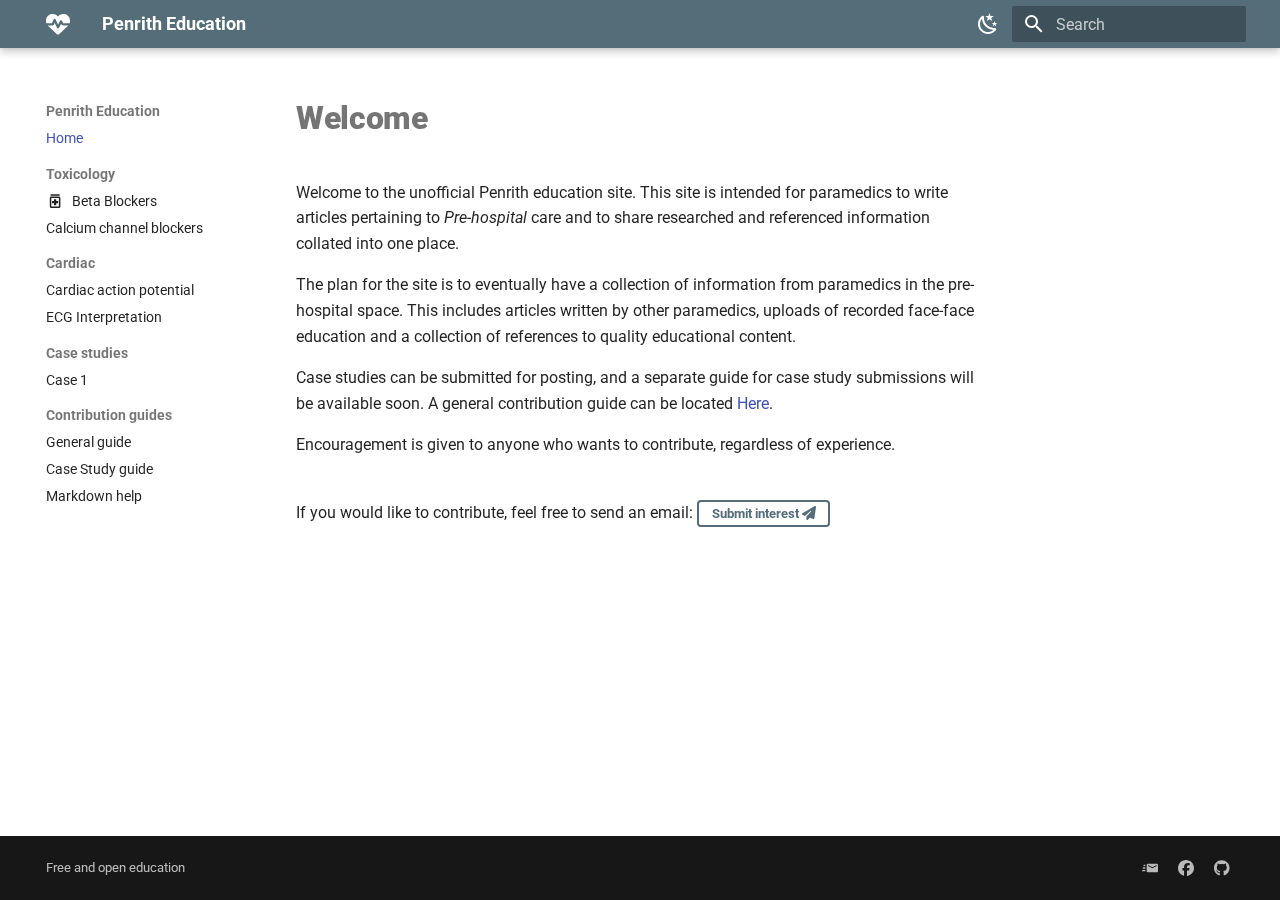
<file: site/index.html>
<!doctype html>
<html lang="en" class="no-js">
  <head>
    
      <meta charset="utf-8">
      <meta name="viewport" content="width=device-width,initial-scale=1">
      
        <meta name="description" content="A collaborative hub of information for pre-hospital clinicians - by pre-hospital clinicians">
      
      
      
      
      
        <link rel="next" href="Toxicology/Beta-blocker/">
      
      
      <link rel="icon" href="images/ambulance.png">
      <meta name="generator" content="mkdocs-1.6.0, mkdocs-material-9.5.30">
    
    
      
        <title>Home - Penrith Education</title>
      
    
    
      <link rel="stylesheet" href="assets/stylesheets/main.3cba04c6.min.css">
      
        
        <link rel="stylesheet" href="assets/stylesheets/palette.06af60db.min.css">
      
      
  
  
    
    
  
  
  <style>:root{--md-admonition-icon--info:url('data:image/svg+xml;charset=utf-8,<svg xmlns="http://www.w3.org/2000/svg" viewBox="0 0 24 24"><path d="M13 3C9.23 3 6.19 5.95 6 9.66l-1.92 2.53c-.24.31 0 .81.42.81H6v3c0 1.11.89 2 2 2h1v3h7v-4.69c2.37-1.12 4-3.51 4-6.31 0-3.86-3.12-7-7-7m1 11h-2v-2h2v2m1.75-5.19c-.29.4-.66.69-1.11.93-.25.16-.42.33-.51.52-.09.18-.13.43-.13.74h-2c0-.5.11-.92.31-1.18.19-.27.54-.57 1.05-.91.26-.16.47-.36.61-.59.16-.23.23-.5.23-.82 0-.3-.08-.56-.26-.75-.18-.18-.44-.28-.75-.28a1 1 0 0 0-.66.23c-.18.16-.27.39-.28.69h-1.93l-.01-.03c-.01-.79.25-1.36.77-1.77.54-.39 1.24-.59 2.11-.59.93 0 1.66.23 2.19.68.54.45.81 1.06.81 1.82 0 .5-.15.91-.44 1.31Z"/></svg>');}</style>



    
    
      
    
    
      
        
        
        <link rel="preconnect" href="https://fonts.gstatic.com" crossorigin>
        <link rel="stylesheet" href="https://fonts.googleapis.com/css?family=Roboto:300,300i,400,400i,700,700i%7CRoboto+Mono:400,400i,700,700i&display=fallback">
        <style>:root{--md-text-font:"Roboto";--md-code-font:"Roboto Mono"}</style>
      
    
    
      <link rel="stylesheet" href="stylesheets/extra.css">
    
    <script>__md_scope=new URL(".",location),__md_hash=e=>[...e].reduce((e,_)=>(e<<5)-e+_.charCodeAt(0),0),__md_get=(e,_=localStorage,t=__md_scope)=>JSON.parse(_.getItem(t.pathname+"."+e)),__md_set=(e,_,t=localStorage,a=__md_scope)=>{try{t.setItem(a.pathname+"."+e,JSON.stringify(_))}catch(e){}}</script>
    
      

    
    
      
        <meta  property="og:type"  content="website" >
      
        <meta  property="og:title"  content="Home" >
      
        <meta  property="og:description"  content="A collaborative hub of information for pre-hospital clinicians - by pre-hospital clinicians" >
      
        <meta  property="og:image"  content="./assets/images/social/index.png" >
      
        <meta  property="og:image:type"  content="image/png" >
      
        <meta  property="og:image:width"  content="1200" >
      
        <meta  property="og:image:height"  content="630" >
      
        <meta  property="og:url"  content="None" >
      
        <meta  name="twitter:card"  content="summary_large_image" >
      
        <meta  name="twitter:title"  content="Home" >
      
        <meta  name="twitter:description"  content="A collaborative hub of information for pre-hospital clinicians - by pre-hospital clinicians" >
      
        <meta  name="twitter:image"  content="./assets/images/social/index.png" >
      
    
    
   <link href="assets/stylesheets/glightbox.min.css" rel="stylesheet"/><style>
    html.glightbox-open { overflow: initial; height: 100%; }
    .gslide-title { margin-top: 0px; user-select: text; }
    .gslide-desc { color: #666; user-select: text; }
    .gslide-image img { background: white; }
    .gscrollbar-fixer { padding-right: 15px; }
    .gdesc-inner { font-size: 0.75rem; }
    body[data-md-color-scheme="slate"] .gdesc-inner { background: var(--md-default-bg-color);}
    body[data-md-color-scheme="slate"] .gslide-title { color: var(--md-default-fg-color);}
    body[data-md-color-scheme="slate"] .gslide-desc { color: var(--md-default-fg-color);}</style> <script src="assets/javascripts/glightbox.min.js"></script></head>
  
  
    
    
      
    
    
    
    
    <body dir="ltr" data-md-color-scheme="default" data-md-color-primary="blue-grey" data-md-color-accent="green">
  
    
    <input class="md-toggle" data-md-toggle="drawer" type="checkbox" id="__drawer" autocomplete="off">
    <input class="md-toggle" data-md-toggle="search" type="checkbox" id="__search" autocomplete="off">
    <label class="md-overlay" for="__drawer"></label>
    <div data-md-component="skip">
      
        
        <a href="#welcome" class="md-skip">
          Skip to content
        </a>
      
    </div>
    <div data-md-component="announce">
      
    </div>
    
    
      

  

<header class="md-header md-header--shadow" data-md-component="header">
  <nav class="md-header__inner md-grid" aria-label="Header">
    <a href="." title="Penrith Education" class="md-header__button md-logo" aria-label="Penrith Education" data-md-component="logo">
      
  
  <svg xmlns="http://www.w3.org/2000/svg" viewBox="0 0 512 512"><!--! Font Awesome Free 6.6.0 by @fontawesome - https://fontawesome.com License - https://fontawesome.com/license/free (Icons: CC BY 4.0, Fonts: SIL OFL 1.1, Code: MIT License) Copyright 2024 Fonticons, Inc.--><path d="M228.3 469.1 47.6 300.4c-4.2-3.9-8.2-8.1-11.9-12.4h87c22.6 0 43-13.6 51.7-34.5l10.5-25.2 49.3 109.5c3.8 8.5 12.1 14 21.4 14.1s17.8-5 22-13.3l42.4-84.9 1.7 3.4c9.5 19 28.9 31 50.1 31h104.5c-3.7 4.3-7.7 8.5-11.9 12.4L283.7 469.1c-7.5 7-17.4 10.9-27.7 10.9s-20.2-3.9-27.7-10.9zM503.7 240h-132c-3 0-5.8-1.7-7.2-4.4l-23.2-46.3c-4.1-8.1-12.4-13.3-21.5-13.3s-17.4 5.1-21.5 13.3l-41.4 82.8-51-113.9c-3.9-8.7-12.7-14.3-22.2-14.1s-18.1 5.9-21.8 14.8l-31.8 76.3c-1.2 3-4.2 4.9-7.4 4.9L16 240c-2.6 0-5 .4-7.3 1.1C3 225.2 0 208.2 0 190.9v-5.8c0-69.9 50.5-129.5 119.4-141 45.6-7.6 92 7.3 124.6 39.9l12 12 12-12c32.6-32.6 79-47.5 124.6-39.9 68.9 11.5 119.4 71.1 119.4 141v5.8c0 16.9-2.8 33.5-8.3 49.1z"/></svg>

    </a>
    <label class="md-header__button md-icon" for="__drawer">
      
      <svg xmlns="http://www.w3.org/2000/svg" viewBox="0 0 24 24"><path d="M3 6h18v2H3V6m0 5h18v2H3v-2m0 5h18v2H3v-2Z"/></svg>
    </label>
    <div class="md-header__title" data-md-component="header-title">
      <div class="md-header__ellipsis">
        <div class="md-header__topic">
          <span class="md-ellipsis">
            Penrith Education
          </span>
        </div>
        <div class="md-header__topic" data-md-component="header-topic">
          <span class="md-ellipsis">
            
              Home
            
          </span>
        </div>
      </div>
    </div>
    
      
        <form class="md-header__option" data-md-component="palette">
  
    
    
    
    <input class="md-option" data-md-color-media="" data-md-color-scheme="default" data-md-color-primary="blue-grey" data-md-color-accent="green"  aria-label="Switch to dark mode"  type="radio" name="__palette" id="__palette_0">
    
      <label class="md-header__button md-icon" title="Switch to dark mode" for="__palette_1" hidden>
        <svg xmlns="http://www.w3.org/2000/svg" viewBox="0 0 24 24"><path d="m17.75 4.09-2.53 1.94.91 3.06-2.63-1.81-2.63 1.81.91-3.06-2.53-1.94L12.44 4l1.06-3 1.06 3 3.19.09m3.5 6.91-1.64 1.25.59 1.98-1.7-1.17-1.7 1.17.59-1.98L15.75 11l2.06-.05L18.5 9l.69 1.95 2.06.05m-2.28 4.95c.83-.08 1.72 1.1 1.19 1.85-.32.45-.66.87-1.08 1.27C15.17 23 8.84 23 4.94 19.07c-3.91-3.9-3.91-10.24 0-14.14.4-.4.82-.76 1.27-1.08.75-.53 1.93.36 1.85 1.19-.27 2.86.69 5.83 2.89 8.02a9.96 9.96 0 0 0 8.02 2.89m-1.64 2.02a12.08 12.08 0 0 1-7.8-3.47c-2.17-2.19-3.33-5-3.49-7.82-2.81 3.14-2.7 7.96.31 10.98 3.02 3.01 7.84 3.12 10.98.31Z"/></svg>
      </label>
    
  
    
    
    
    <input class="md-option" data-md-color-media="" data-md-color-scheme="slate" data-md-color-primary="black" data-md-color-accent="green"  aria-label="Switch to light mode"  type="radio" name="__palette" id="__palette_1">
    
      <label class="md-header__button md-icon" title="Switch to light mode" for="__palette_0" hidden>
        <svg xmlns="http://www.w3.org/2000/svg" viewBox="0 0 24 24"><path d="M12 7a5 5 0 0 1 5 5 5 5 0 0 1-5 5 5 5 0 0 1-5-5 5 5 0 0 1 5-5m0 2a3 3 0 0 0-3 3 3 3 0 0 0 3 3 3 3 0 0 0 3-3 3 3 0 0 0-3-3m0-7 2.39 3.42C13.65 5.15 12.84 5 12 5c-.84 0-1.65.15-2.39.42L12 2M3.34 7l4.16-.35A7.2 7.2 0 0 0 5.94 8.5c-.44.74-.69 1.5-.83 2.29L3.34 7m.02 10 1.76-3.77a7.131 7.131 0 0 0 2.38 4.14L3.36 17M20.65 7l-1.77 3.79a7.023 7.023 0 0 0-2.38-4.15l4.15.36m-.01 10-4.14.36c.59-.51 1.12-1.14 1.54-1.86.42-.73.69-1.5.83-2.29L20.64 17M12 22l-2.41-3.44c.74.27 1.55.44 2.41.44.82 0 1.63-.17 2.37-.44L12 22Z"/></svg>
      </label>
    
  
</form>
      
    
    
      <script>var media,input,key,value,palette=__md_get("__palette");if(palette&&palette.color){"(prefers-color-scheme)"===palette.color.media&&(media=matchMedia("(prefers-color-scheme: light)"),input=document.querySelector(media.matches?"[data-md-color-media='(prefers-color-scheme: light)']":"[data-md-color-media='(prefers-color-scheme: dark)']"),palette.color.media=input.getAttribute("data-md-color-media"),palette.color.scheme=input.getAttribute("data-md-color-scheme"),palette.color.primary=input.getAttribute("data-md-color-primary"),palette.color.accent=input.getAttribute("data-md-color-accent"));for([key,value]of Object.entries(palette.color))document.body.setAttribute("data-md-color-"+key,value)}</script>
    
    
    
      <label class="md-header__button md-icon" for="__search">
        
        <svg xmlns="http://www.w3.org/2000/svg" viewBox="0 0 24 24"><path d="M9.5 3A6.5 6.5 0 0 1 16 9.5c0 1.61-.59 3.09-1.56 4.23l.27.27h.79l5 5-1.5 1.5-5-5v-.79l-.27-.27A6.516 6.516 0 0 1 9.5 16 6.5 6.5 0 0 1 3 9.5 6.5 6.5 0 0 1 9.5 3m0 2C7 5 5 7 5 9.5S7 14 9.5 14 14 12 14 9.5 12 5 9.5 5Z"/></svg>
      </label>
      <div class="md-search" data-md-component="search" role="dialog">
  <label class="md-search__overlay" for="__search"></label>
  <div class="md-search__inner" role="search">
    <form class="md-search__form" name="search">
      <input type="text" class="md-search__input" name="query" aria-label="Search" placeholder="Search" autocapitalize="off" autocorrect="off" autocomplete="off" spellcheck="false" data-md-component="search-query" required>
      <label class="md-search__icon md-icon" for="__search">
        
        <svg xmlns="http://www.w3.org/2000/svg" viewBox="0 0 24 24"><path d="M9.5 3A6.5 6.5 0 0 1 16 9.5c0 1.61-.59 3.09-1.56 4.23l.27.27h.79l5 5-1.5 1.5-5-5v-.79l-.27-.27A6.516 6.516 0 0 1 9.5 16 6.5 6.5 0 0 1 3 9.5 6.5 6.5 0 0 1 9.5 3m0 2C7 5 5 7 5 9.5S7 14 9.5 14 14 12 14 9.5 12 5 9.5 5Z"/></svg>
        
        <svg xmlns="http://www.w3.org/2000/svg" viewBox="0 0 24 24"><path d="M20 11v2H8l5.5 5.5-1.42 1.42L4.16 12l7.92-7.92L13.5 5.5 8 11h12Z"/></svg>
      </label>
      <nav class="md-search__options" aria-label="Search">
        
        <button type="reset" class="md-search__icon md-icon" title="Clear" aria-label="Clear" tabindex="-1">
          
          <svg xmlns="http://www.w3.org/2000/svg" viewBox="0 0 24 24"><path d="M19 6.41 17.59 5 12 10.59 6.41 5 5 6.41 10.59 12 5 17.59 6.41 19 12 13.41 17.59 19 19 17.59 13.41 12 19 6.41Z"/></svg>
        </button>
      </nav>
      
        <div class="md-search__suggest" data-md-component="search-suggest"></div>
      
    </form>
    <div class="md-search__output">
      <div class="md-search__scrollwrap" tabindex="0" data-md-scrollfix>
        <div class="md-search-result" data-md-component="search-result">
          <div class="md-search-result__meta">
            Initializing search
          </div>
          <ol class="md-search-result__list" role="presentation"></ol>
        </div>
      </div>
    </div>
  </div>
</div>
    
    
  </nav>
  
</header>
    
    <div class="md-container" data-md-component="container">
      
      
        
          
        
      
      <main class="md-main" data-md-component="main">
        <div class="md-main__inner md-grid">
          
            
              
              <div class="md-sidebar md-sidebar--primary" data-md-component="sidebar" data-md-type="navigation" >
                <div class="md-sidebar__scrollwrap">
                  <div class="md-sidebar__inner">
                    



<nav class="md-nav md-nav--primary" aria-label="Navigation" data-md-level="0">
  <label class="md-nav__title" for="__drawer">
    <a href="." title="Penrith Education" class="md-nav__button md-logo" aria-label="Penrith Education" data-md-component="logo">
      
  
  <svg xmlns="http://www.w3.org/2000/svg" viewBox="0 0 512 512"><!--! Font Awesome Free 6.6.0 by @fontawesome - https://fontawesome.com License - https://fontawesome.com/license/free (Icons: CC BY 4.0, Fonts: SIL OFL 1.1, Code: MIT License) Copyright 2024 Fonticons, Inc.--><path d="M228.3 469.1 47.6 300.4c-4.2-3.9-8.2-8.1-11.9-12.4h87c22.6 0 43-13.6 51.7-34.5l10.5-25.2 49.3 109.5c3.8 8.5 12.1 14 21.4 14.1s17.8-5 22-13.3l42.4-84.9 1.7 3.4c9.5 19 28.9 31 50.1 31h104.5c-3.7 4.3-7.7 8.5-11.9 12.4L283.7 469.1c-7.5 7-17.4 10.9-27.7 10.9s-20.2-3.9-27.7-10.9zM503.7 240h-132c-3 0-5.8-1.7-7.2-4.4l-23.2-46.3c-4.1-8.1-12.4-13.3-21.5-13.3s-17.4 5.1-21.5 13.3l-41.4 82.8-51-113.9c-3.9-8.7-12.7-14.3-22.2-14.1s-18.1 5.9-21.8 14.8l-31.8 76.3c-1.2 3-4.2 4.9-7.4 4.9L16 240c-2.6 0-5 .4-7.3 1.1C3 225.2 0 208.2 0 190.9v-5.8c0-69.9 50.5-129.5 119.4-141 45.6-7.6 92 7.3 124.6 39.9l12 12 12-12c32.6-32.6 79-47.5 124.6-39.9 68.9 11.5 119.4 71.1 119.4 141v5.8c0 16.9-2.8 33.5-8.3 49.1z"/></svg>

    </a>
    Penrith Education
  </label>
  
  <ul class="md-nav__list" data-md-scrollfix>
    
      
      
  
  
    
  
  
  
    <li class="md-nav__item md-nav__item--active">
      
      <input class="md-nav__toggle md-toggle" type="checkbox" id="__toc">
      
      
        
      
      
      <a href="." class="md-nav__link md-nav__link--active">
        
  
  <span class="md-ellipsis">
    Home
  </span>
  

      </a>
      
    </li>
  

    
      
      
  
  
  
  
    
    
    
      
        
        
      
    
    
    <li class="md-nav__item md-nav__item--section md-nav__item--nested">
      
        
        
          
        
        <input class="md-nav__toggle md-toggle md-toggle--indeterminate" type="checkbox" id="__nav_2" >
        
          
          <label class="md-nav__link" for="__nav_2" id="__nav_2_label" tabindex="">
            
  
  <span class="md-ellipsis">
    Toxicology
  </span>
  

            <span class="md-nav__icon md-icon"></span>
          </label>
        
        <nav class="md-nav" data-md-level="1" aria-labelledby="__nav_2_label" aria-expanded="false">
          <label class="md-nav__title" for="__nav_2">
            <span class="md-nav__icon md-icon"></span>
            Toxicology
          </label>
          <ul class="md-nav__list" data-md-scrollfix>
            
              
                
  
  
  
  
    <li class="md-nav__item">
      <a href="Toxicology/Beta-blocker/" class="md-nav__link">
        
  
    <svg xmlns="http://www.w3.org/2000/svg" viewBox="0 0 24 24"><path d="M10.5 15H8v-3h2.5V9.5h3V12H16v3h-2.5v2.5h-3V15M19 8v11c0 1.1-.9 2-2 2H7c-1.1 0-2-.9-2-2V8c0-1.1.9-2 2-2h10c1.1 0 2 .9 2 2m-2 0H7v11h10V8m1-5H6v2h12V3"/></svg>
  
  <span class="md-ellipsis">
    Beta Blockers
  </span>
  

      </a>
    </li>
  

              
            
              
                
  
  
  
  
    <li class="md-nav__item">
      <a href="Toxicology/Calcium%20channel%20blockers/" class="md-nav__link">
        
  
  <span class="md-ellipsis">
    Calcium channel blockers
  </span>
  

      </a>
    </li>
  

              
            
          </ul>
        </nav>
      
    </li>
  

    
      
      
  
  
  
  
    
    
    
      
        
        
      
    
    
    <li class="md-nav__item md-nav__item--section md-nav__item--nested">
      
        
        
          
        
        <input class="md-nav__toggle md-toggle md-toggle--indeterminate" type="checkbox" id="__nav_3" >
        
          
          <label class="md-nav__link" for="__nav_3" id="__nav_3_label" tabindex="">
            
  
  <span class="md-ellipsis">
    Cardiac
  </span>
  

            <span class="md-nav__icon md-icon"></span>
          </label>
        
        <nav class="md-nav" data-md-level="1" aria-labelledby="__nav_3_label" aria-expanded="false">
          <label class="md-nav__title" for="__nav_3">
            <span class="md-nav__icon md-icon"></span>
            Cardiac
          </label>
          <ul class="md-nav__list" data-md-scrollfix>
            
              
                
  
  
  
  
    <li class="md-nav__item">
      <a href="ECG/Cardiac%20action%20potential/" class="md-nav__link">
        
  
  <span class="md-ellipsis">
    Cardiac action potential
  </span>
  

      </a>
    </li>
  

              
            
              
                
  
  
  
  
    <li class="md-nav__item">
      <a href="ECG/ECG%20Basics/" class="md-nav__link">
        
  
  <span class="md-ellipsis">
    ECG Interpretation
  </span>
  

      </a>
    </li>
  

              
            
          </ul>
        </nav>
      
    </li>
  

    
      
      
  
  
  
  
    
    
    
      
        
        
      
    
    
    <li class="md-nav__item md-nav__item--section md-nav__item--nested">
      
        
        
          
        
        <input class="md-nav__toggle md-toggle md-toggle--indeterminate" type="checkbox" id="__nav_4" >
        
          
          <label class="md-nav__link" for="__nav_4" id="__nav_4_label" tabindex="">
            
  
  <span class="md-ellipsis">
    Case studies
  </span>
  

            <span class="md-nav__icon md-icon"></span>
          </label>
        
        <nav class="md-nav" data-md-level="1" aria-labelledby="__nav_4_label" aria-expanded="false">
          <label class="md-nav__title" for="__nav_4">
            <span class="md-nav__icon md-icon"></span>
            Case studies
          </label>
          <ul class="md-nav__list" data-md-scrollfix>
            
              
                
  
  
  
  
    <li class="md-nav__item">
      <a href="Case%20Studies/case%201/" class="md-nav__link">
        
  
  <span class="md-ellipsis">
    Case 1
  </span>
  

      </a>
    </li>
  

              
            
          </ul>
        </nav>
      
    </li>
  

    
      
      
  
  
  
  
    
    
    
      
        
        
      
    
    
    <li class="md-nav__item md-nav__item--section md-nav__item--nested">
      
        
        
          
        
        <input class="md-nav__toggle md-toggle md-toggle--indeterminate" type="checkbox" id="__nav_5" >
        
          
          <label class="md-nav__link" for="__nav_5" id="__nav_5_label" tabindex="">
            
  
  <span class="md-ellipsis">
    Contribution guides
  </span>
  

            <span class="md-nav__icon md-icon"></span>
          </label>
        
        <nav class="md-nav" data-md-level="1" aria-labelledby="__nav_5_label" aria-expanded="false">
          <label class="md-nav__title" for="__nav_5">
            <span class="md-nav__icon md-icon"></span>
            Contribution guides
          </label>
          <ul class="md-nav__list" data-md-scrollfix>
            
              
                
  
  
  
  
    <li class="md-nav__item">
      <a href="Guides/General%20guide/" class="md-nav__link">
        
  
  <span class="md-ellipsis">
    General guide
  </span>
  

      </a>
    </li>
  

              
            
              
                
  
  
  
  
    <li class="md-nav__item">
      <a href="Guides/Case%20study%20guide/" class="md-nav__link">
        
  
  <span class="md-ellipsis">
    Case Study guide
  </span>
  

      </a>
    </li>
  

              
            
              
                
  
  
  
  
    <li class="md-nav__item">
      <a href="Guides/Markdown%20guide/" class="md-nav__link">
        
  
  <span class="md-ellipsis">
    Markdown help
  </span>
  

      </a>
    </li>
  

              
            
          </ul>
        </nav>
      
    </li>
  

    
  </ul>
</nav>
                  </div>
                </div>
              </div>
            
            
              
              <div class="md-sidebar md-sidebar--secondary" data-md-component="sidebar" data-md-type="toc" >
                <div class="md-sidebar__scrollwrap">
                  <div class="md-sidebar__inner">
                    

<nav class="md-nav md-nav--secondary" aria-label="Table of contents">
  
  
  
    
  
  
</nav>
                  </div>
                </div>
              </div>
            
          
          
            <div class="md-content" data-md-component="content">
              <article class="md-content__inner md-typeset">
                
                  


<h1 id="welcome"><strong>Welcome</strong></h1>
<p>Welcome to the unofficial Penrith education site. This site is intended for paramedics to write articles pertaining to <em>Pre-hospital</em> care and to share researched and referenced information collated into one place. </p>
<p>The plan for the site is to eventually have a collection of information from paramedics in the pre-hospital space. This includes articles written by other paramedics, uploads of recorded face-face education and a collection of references to quality educational content. </p>
<p>Case studies can be submitted for posting, and a separate guide for case study submissions will be available soon. A general contribution guide can be located <a href="Guides/General guide">Here</a>.</p>
<p>Encouragement is given to anyone who wants to contribute, regardless of experience. </p>
<p><br>If you would like to contribute, feel free to send an email:  <a class="md-button" href="mailto:submissions@penrith.education">Submit interest <span class="twemoji"><svg xmlns="http://www.w3.org/2000/svg" viewBox="0 0 512 512"><!--! Font Awesome Free 6.6.0 by @fontawesome - https://fontawesome.com License - https://fontawesome.com/license/free (Icons: CC BY 4.0, Fonts: SIL OFL 1.1, Code: MIT License) Copyright 2024 Fonticons, Inc.--><path d="M498.1 5.6c10.1 7 15.4 19.1 13.5 31.2l-64 416c-1.5 9.7-7.4 18.2-16 23s-18.9 5.4-28 1.6L284 427.7l-68.5 74.1c-8.9 9.7-22.9 12.9-35.2 8.1S160 493.2 160 480v-83.6c0-4 1.5-7.8 4.2-10.8l167.6-182.8c5.8-6.3 5.6-16-.4-22s-15.7-6.4-22-.7L106 360.8l-88.3-44.2C7.1 311.3.3 300.7 0 288.9s5.9-22.8 16.1-28.7l448-256c10.7-6.1 23.9-5.5 34 1.4z"/></svg></span></a></p>







  
  






                
              </article>
            </div>
          
          
<script>var target=document.getElementById(location.hash.slice(1));target&&target.name&&(target.checked=target.name.startsWith("__tabbed_"))</script>
        </div>
        
          <button type="button" class="md-top md-icon" data-md-component="top" hidden>
  
  <svg xmlns="http://www.w3.org/2000/svg" viewBox="0 0 24 24"><path d="M13 20h-2V8l-5.5 5.5-1.42-1.42L12 4.16l7.92 7.92-1.42 1.42L13 8v12Z"/></svg>
  Back to top
</button>
        
      </main>
      
        <footer class="md-footer">
  
  <div class="md-footer-meta md-typeset">
    <div class="md-footer-meta__inner md-grid">
      <div class="md-copyright">
  
    <div class="md-copyright__highlight">
      Free and open education
    </div>
  
  
</div>
      
        <div class="md-social">
  
    
    
    
    
    <a href="mailto:submissions@penrith.education" target="_blank" rel="noopener" title="Something wrong? Email us." class="md-social__link">
      <svg xmlns="http://www.w3.org/2000/svg" viewBox="0 0 24 24"><path d="M22 5.5H9c-1.1 0-2 .9-2 2v9a2 2 0 0 0 2 2h13c1.11 0 2-.89 2-2v-9a2 2 0 0 0-2-2m0 3.67-6.5 3.33L9 9.17V7.5l6.5 3.31L22 7.5v1.67M5 16.5c0 .17.03.33.05.5H1c-.552 0-1-.45-1-1s.448-1 1-1h4v1.5M3 7h2.05c-.02.17-.05.33-.05.5V9H3c-.55 0-1-.45-1-1s.45-1 1-1m-2 5c0-.55.45-1 1-1h3v2H2c-.55 0-1-.45-1-1Z"/></svg>
    </a>
  
    
    
    
    
    <a href="https://www.facebook.com/groups/350502002252540" target="_blank" rel="noopener" title="WSNBM Clinical Express" class="md-social__link">
      <svg xmlns="http://www.w3.org/2000/svg" viewBox="0 0 512 512"><!--! Font Awesome Free 6.6.0 by @fontawesome - https://fontawesome.com License - https://fontawesome.com/license/free (Icons: CC BY 4.0, Fonts: SIL OFL 1.1, Code: MIT License) Copyright 2024 Fonticons, Inc.--><path d="M512 256C512 114.6 397.4 0 256 0S0 114.6 0 256c0 120 82.7 220.8 194.2 248.5V334.2h-52.8V256h52.8v-33.7c0-87.1 39.4-127.5 125-127.5 16.2 0 44.2 3.2 55.7 6.4V172c-6-.6-16.5-1-29.6-1-42 0-58.2 15.9-58.2 57.2V256h83.6l-14.4 78.2H287v175.9C413.8 494.8 512 386.9 512 256z"/></svg>
    </a>
  
    
    
    
    
    <a href="https://github.com/JoshuaFoster123/Penrith-Education" target="_blank" rel="noopener" title="View source on github" class="md-social__link">
      <svg xmlns="http://www.w3.org/2000/svg" viewBox="0 0 496 512"><!--! Font Awesome Free 6.6.0 by @fontawesome - https://fontawesome.com License - https://fontawesome.com/license/free (Icons: CC BY 4.0, Fonts: SIL OFL 1.1, Code: MIT License) Copyright 2024 Fonticons, Inc.--><path d="M165.9 397.4c0 2-2.3 3.6-5.2 3.6-3.3.3-5.6-1.3-5.6-3.6 0-2 2.3-3.6 5.2-3.6 3-.3 5.6 1.3 5.6 3.6zm-31.1-4.5c-.7 2 1.3 4.3 4.3 4.9 2.6 1 5.6 0 6.2-2s-1.3-4.3-4.3-5.2c-2.6-.7-5.5.3-6.2 2.3zm44.2-1.7c-2.9.7-4.9 2.6-4.6 4.9.3 2 2.9 3.3 5.9 2.6 2.9-.7 4.9-2.6 4.6-4.6-.3-1.9-3-3.2-5.9-2.9zM244.8 8C106.1 8 0 113.3 0 252c0 110.9 69.8 205.8 169.5 239.2 12.8 2.3 17.3-5.6 17.3-12.1 0-6.2-.3-40.4-.3-61.4 0 0-70 15-84.7-29.8 0 0-11.4-29.1-27.8-36.6 0 0-22.9-15.7 1.6-15.4 0 0 24.9 2 38.6 25.8 21.9 38.6 58.6 27.5 72.9 20.9 2.3-16 8.8-27.1 16-33.7-55.9-6.2-112.3-14.3-112.3-110.5 0-27.5 7.6-41.3 23.6-58.9-2.6-6.5-11.1-33.3 2.6-67.9 20.9-6.5 69 27 69 27 20-5.6 41.5-8.5 62.8-8.5s42.8 2.9 62.8 8.5c0 0 48.1-33.6 69-27 13.7 34.7 5.2 61.4 2.6 67.9 16 17.7 25.8 31.5 25.8 58.9 0 96.5-58.9 104.2-114.8 110.5 9.2 7.9 17 22.9 17 46.4 0 33.7-.3 75.4-.3 83.6 0 6.5 4.6 14.4 17.3 12.1C428.2 457.8 496 362.9 496 252 496 113.3 383.5 8 244.8 8zM97.2 352.9c-1.3 1-1 3.3.7 5.2 1.6 1.6 3.9 2.3 5.2 1 1.3-1 1-3.3-.7-5.2-1.6-1.6-3.9-2.3-5.2-1zm-10.8-8.1c-.7 1.3.3 2.9 2.3 3.9 1.6 1 3.6.7 4.3-.7.7-1.3-.3-2.9-2.3-3.9-2-.6-3.6-.3-4.3.7zm32.4 35.6c-1.6 1.3-1 4.3 1.3 6.2 2.3 2.3 5.2 2.6 6.5 1 1.3-1.3.7-4.3-1.3-6.2-2.2-2.3-5.2-2.6-6.5-1zm-11.4-14.7c-1.6 1-1.6 3.6 0 5.9 1.6 2.3 4.3 3.3 5.6 2.3 1.6-1.3 1.6-3.9 0-6.2-1.4-2.3-4-3.3-5.6-2z"/></svg>
    </a>
  
</div>
      
    </div>
  </div>
</footer>
      
    </div>
    <div class="md-dialog" data-md-component="dialog">
      <div class="md-dialog__inner md-typeset"></div>
    </div>
    
    
    <script id="__config" type="application/json">{"base": ".", "features": ["content.code.copy", "navigation.sections", "navigation.top", "search.suggest", "navigation.expand"], "search": "assets/javascripts/workers/search.b8dbb3d2.min.js", "translations": {"clipboard.copied": "Copied to clipboard", "clipboard.copy": "Copy to clipboard", "search.result.more.one": "1 more on this page", "search.result.more.other": "# more on this page", "search.result.none": "No matching documents", "search.result.one": "1 matching document", "search.result.other": "# matching documents", "search.result.placeholder": "Type to start searching", "search.result.term.missing": "Missing", "select.version": "Select version"}}</script>
    
    
      <script src="assets/javascripts/bundle.fe8b6f2b.min.js"></script>
      
    
  <script>document$.subscribe(() => {const lightbox = GLightbox({"touchNavigation": true, "loop": false, "zoomable": true, "draggable": true, "openEffect": "zoom", "closeEffect": "zoom", "slideEffect": "slide"});})</script></body>
</html>
</file>
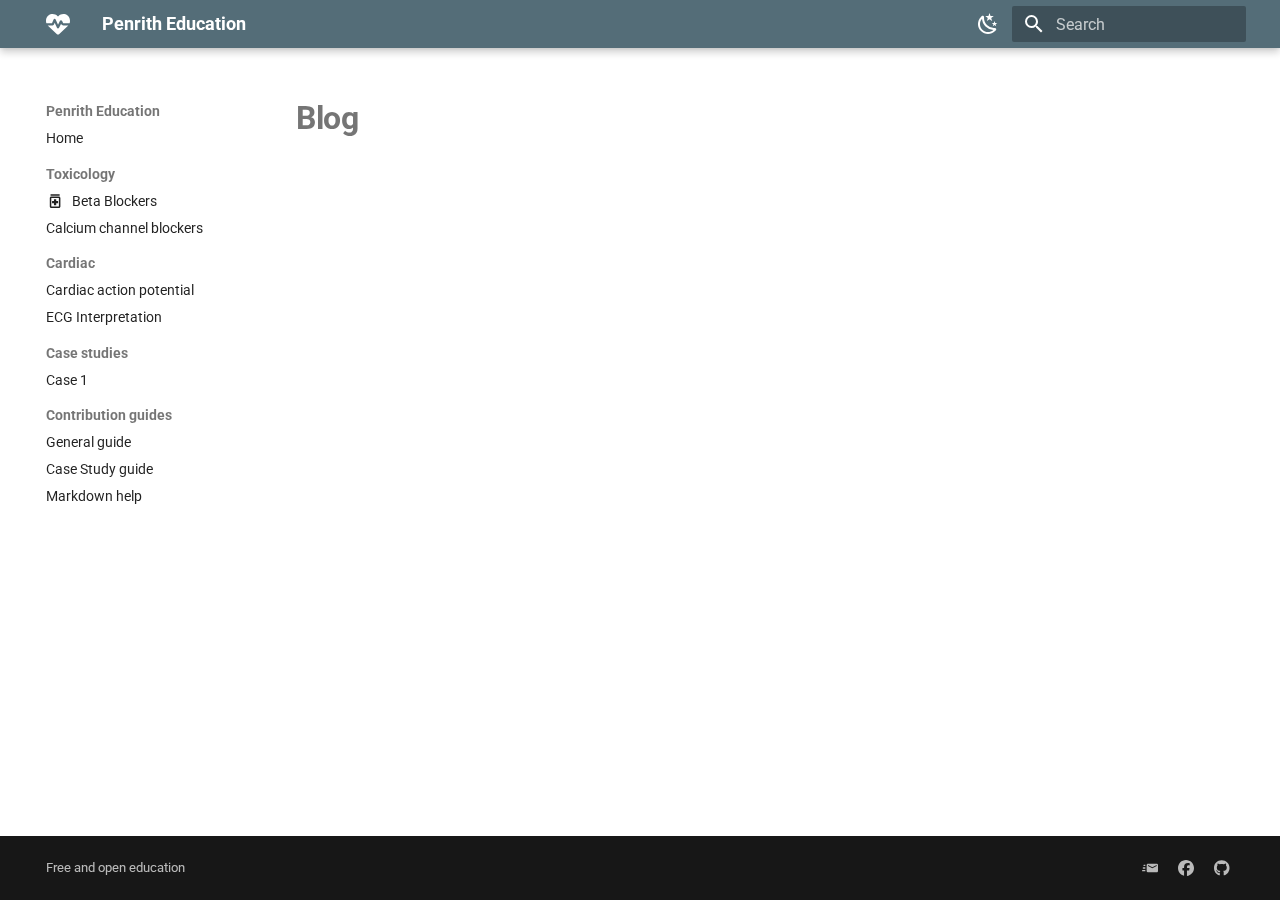
<file: site/blog/index.html>
<!doctype html>
<html lang="en" class="no-js">
  <head>
    
      <meta charset="utf-8">
      <meta name="viewport" content="width=device-width,initial-scale=1">
      
      
      
      
      
      
      <link rel="icon" href="../images/ambulance.png">
      <meta name="generator" content="mkdocs-1.6.0, mkdocs-material-9.5.30">
    
    
      
        <title>Blog - Penrith Education</title>
      
    
    
      <link rel="stylesheet" href="../assets/stylesheets/main.3cba04c6.min.css">
      
        
        <link rel="stylesheet" href="../assets/stylesheets/palette.06af60db.min.css">
      
      
  
  
    
    
  
  
  <style>:root{--md-admonition-icon--info:url('data:image/svg+xml;charset=utf-8,<svg xmlns="http://www.w3.org/2000/svg" viewBox="0 0 24 24"><path d="M13 3C9.23 3 6.19 5.95 6 9.66l-1.92 2.53c-.24.31 0 .81.42.81H6v3c0 1.11.89 2 2 2h1v3h7v-4.69c2.37-1.12 4-3.51 4-6.31 0-3.86-3.12-7-7-7m1 11h-2v-2h2v2m1.75-5.19c-.29.4-.66.69-1.11.93-.25.16-.42.33-.51.52-.09.18-.13.43-.13.74h-2c0-.5.11-.92.31-1.18.19-.27.54-.57 1.05-.91.26-.16.47-.36.61-.59.16-.23.23-.5.23-.82 0-.3-.08-.56-.26-.75-.18-.18-.44-.28-.75-.28a1 1 0 0 0-.66.23c-.18.16-.27.39-.28.69h-1.93l-.01-.03c-.01-.79.25-1.36.77-1.77.54-.39 1.24-.59 2.11-.59.93 0 1.66.23 2.19.68.54.45.81 1.06.81 1.82 0 .5-.15.91-.44 1.31Z"/></svg>');}</style>



    
    
      
    
    
      
        
        
        <link rel="preconnect" href="https://fonts.gstatic.com" crossorigin>
        <link rel="stylesheet" href="https://fonts.googleapis.com/css?family=Roboto:300,300i,400,400i,700,700i%7CRoboto+Mono:400,400i,700,700i&display=fallback">
        <style>:root{--md-text-font:"Roboto";--md-code-font:"Roboto Mono"}</style>
      
    
    
      <link rel="stylesheet" href="../stylesheets/extra.css">
    
    <script>__md_scope=new URL("..",location),__md_hash=e=>[...e].reduce((e,_)=>(e<<5)-e+_.charCodeAt(0),0),__md_get=(e,_=localStorage,t=__md_scope)=>JSON.parse(_.getItem(t.pathname+"."+e)),__md_set=(e,_,t=localStorage,a=__md_scope)=>{try{t.setItem(a.pathname+"."+e,JSON.stringify(_))}catch(e){}}</script>
    
      

    
    
      
        <meta  property="og:type"  content="website" >
      
        <meta  property="og:title"  content="Blog - Penrith Education" >
      
        <meta  property="og:description"  content="None" >
      
        <meta  property="og:image"  content="./assets/images/social/blog/index.png" >
      
        <meta  property="og:image:type"  content="image/png" >
      
        <meta  property="og:image:width"  content="1200" >
      
        <meta  property="og:image:height"  content="630" >
      
        <meta  property="og:url"  content="None" >
      
        <meta  name="twitter:card"  content="summary_large_image" >
      
        <meta  name="twitter:title"  content="Blog - Penrith Education" >
      
        <meta  name="twitter:description"  content="None" >
      
        <meta  name="twitter:image"  content="./assets/images/social/blog/index.png" >
      
    
    
   <link href="../assets/stylesheets/glightbox.min.css" rel="stylesheet"/><style>
    html.glightbox-open { overflow: initial; height: 100%; }
    .gslide-title { margin-top: 0px; user-select: text; }
    .gslide-desc { color: #666; user-select: text; }
    .gslide-image img { background: white; }
    .gscrollbar-fixer { padding-right: 15px; }
    .gdesc-inner { font-size: 0.75rem; }
    body[data-md-color-scheme="slate"] .gdesc-inner { background: var(--md-default-bg-color);}
    body[data-md-color-scheme="slate"] .gslide-title { color: var(--md-default-fg-color);}
    body[data-md-color-scheme="slate"] .gslide-desc { color: var(--md-default-fg-color);}</style> <script src="../assets/javascripts/glightbox.min.js"></script></head>
  
  
    
    
      
    
    
    
    
    <body dir="ltr" data-md-color-scheme="default" data-md-color-primary="blue-grey" data-md-color-accent="green">
  
    
    <input class="md-toggle" data-md-toggle="drawer" type="checkbox" id="__drawer" autocomplete="off">
    <input class="md-toggle" data-md-toggle="search" type="checkbox" id="__search" autocomplete="off">
    <label class="md-overlay" for="__drawer"></label>
    <div data-md-component="skip">
      
        
        <a href="#blog" class="md-skip">
          Skip to content
        </a>
      
    </div>
    <div data-md-component="announce">
      
    </div>
    
    
      

  

<header class="md-header md-header--shadow" data-md-component="header">
  <nav class="md-header__inner md-grid" aria-label="Header">
    <a href=".." title="Penrith Education" class="md-header__button md-logo" aria-label="Penrith Education" data-md-component="logo">
      
  
  <svg xmlns="http://www.w3.org/2000/svg" viewBox="0 0 512 512"><!--! Font Awesome Free 6.6.0 by @fontawesome - https://fontawesome.com License - https://fontawesome.com/license/free (Icons: CC BY 4.0, Fonts: SIL OFL 1.1, Code: MIT License) Copyright 2024 Fonticons, Inc.--><path d="M228.3 469.1 47.6 300.4c-4.2-3.9-8.2-8.1-11.9-12.4h87c22.6 0 43-13.6 51.7-34.5l10.5-25.2 49.3 109.5c3.8 8.5 12.1 14 21.4 14.1s17.8-5 22-13.3l42.4-84.9 1.7 3.4c9.5 19 28.9 31 50.1 31h104.5c-3.7 4.3-7.7 8.5-11.9 12.4L283.7 469.1c-7.5 7-17.4 10.9-27.7 10.9s-20.2-3.9-27.7-10.9zM503.7 240h-132c-3 0-5.8-1.7-7.2-4.4l-23.2-46.3c-4.1-8.1-12.4-13.3-21.5-13.3s-17.4 5.1-21.5 13.3l-41.4 82.8-51-113.9c-3.9-8.7-12.7-14.3-22.2-14.1s-18.1 5.9-21.8 14.8l-31.8 76.3c-1.2 3-4.2 4.9-7.4 4.9L16 240c-2.6 0-5 .4-7.3 1.1C3 225.2 0 208.2 0 190.9v-5.8c0-69.9 50.5-129.5 119.4-141 45.6-7.6 92 7.3 124.6 39.9l12 12 12-12c32.6-32.6 79-47.5 124.6-39.9 68.9 11.5 119.4 71.1 119.4 141v5.8c0 16.9-2.8 33.5-8.3 49.1z"/></svg>

    </a>
    <label class="md-header__button md-icon" for="__drawer">
      
      <svg xmlns="http://www.w3.org/2000/svg" viewBox="0 0 24 24"><path d="M3 6h18v2H3V6m0 5h18v2H3v-2m0 5h18v2H3v-2Z"/></svg>
    </label>
    <div class="md-header__title" data-md-component="header-title">
      <div class="md-header__ellipsis">
        <div class="md-header__topic">
          <span class="md-ellipsis">
            Penrith Education
          </span>
        </div>
        <div class="md-header__topic" data-md-component="header-topic">
          <span class="md-ellipsis">
            
              Blog
            
          </span>
        </div>
      </div>
    </div>
    
      
        <form class="md-header__option" data-md-component="palette">
  
    
    
    
    <input class="md-option" data-md-color-media="" data-md-color-scheme="default" data-md-color-primary="blue-grey" data-md-color-accent="green"  aria-label="Switch to dark mode"  type="radio" name="__palette" id="__palette_0">
    
      <label class="md-header__button md-icon" title="Switch to dark mode" for="__palette_1" hidden>
        <svg xmlns="http://www.w3.org/2000/svg" viewBox="0 0 24 24"><path d="m17.75 4.09-2.53 1.94.91 3.06-2.63-1.81-2.63 1.81.91-3.06-2.53-1.94L12.44 4l1.06-3 1.06 3 3.19.09m3.5 6.91-1.64 1.25.59 1.98-1.7-1.17-1.7 1.17.59-1.98L15.75 11l2.06-.05L18.5 9l.69 1.95 2.06.05m-2.28 4.95c.83-.08 1.72 1.1 1.19 1.85-.32.45-.66.87-1.08 1.27C15.17 23 8.84 23 4.94 19.07c-3.91-3.9-3.91-10.24 0-14.14.4-.4.82-.76 1.27-1.08.75-.53 1.93.36 1.85 1.19-.27 2.86.69 5.83 2.89 8.02a9.96 9.96 0 0 0 8.02 2.89m-1.64 2.02a12.08 12.08 0 0 1-7.8-3.47c-2.17-2.19-3.33-5-3.49-7.82-2.81 3.14-2.7 7.96.31 10.98 3.02 3.01 7.84 3.12 10.98.31Z"/></svg>
      </label>
    
  
    
    
    
    <input class="md-option" data-md-color-media="" data-md-color-scheme="slate" data-md-color-primary="black" data-md-color-accent="green"  aria-label="Switch to light mode"  type="radio" name="__palette" id="__palette_1">
    
      <label class="md-header__button md-icon" title="Switch to light mode" for="__palette_0" hidden>
        <svg xmlns="http://www.w3.org/2000/svg" viewBox="0 0 24 24"><path d="M12 7a5 5 0 0 1 5 5 5 5 0 0 1-5 5 5 5 0 0 1-5-5 5 5 0 0 1 5-5m0 2a3 3 0 0 0-3 3 3 3 0 0 0 3 3 3 3 0 0 0 3-3 3 3 0 0 0-3-3m0-7 2.39 3.42C13.65 5.15 12.84 5 12 5c-.84 0-1.65.15-2.39.42L12 2M3.34 7l4.16-.35A7.2 7.2 0 0 0 5.94 8.5c-.44.74-.69 1.5-.83 2.29L3.34 7m.02 10 1.76-3.77a7.131 7.131 0 0 0 2.38 4.14L3.36 17M20.65 7l-1.77 3.79a7.023 7.023 0 0 0-2.38-4.15l4.15.36m-.01 10-4.14.36c.59-.51 1.12-1.14 1.54-1.86.42-.73.69-1.5.83-2.29L20.64 17M12 22l-2.41-3.44c.74.27 1.55.44 2.41.44.82 0 1.63-.17 2.37-.44L12 22Z"/></svg>
      </label>
    
  
</form>
      
    
    
      <script>var media,input,key,value,palette=__md_get("__palette");if(palette&&palette.color){"(prefers-color-scheme)"===palette.color.media&&(media=matchMedia("(prefers-color-scheme: light)"),input=document.querySelector(media.matches?"[data-md-color-media='(prefers-color-scheme: light)']":"[data-md-color-media='(prefers-color-scheme: dark)']"),palette.color.media=input.getAttribute("data-md-color-media"),palette.color.scheme=input.getAttribute("data-md-color-scheme"),palette.color.primary=input.getAttribute("data-md-color-primary"),palette.color.accent=input.getAttribute("data-md-color-accent"));for([key,value]of Object.entries(palette.color))document.body.setAttribute("data-md-color-"+key,value)}</script>
    
    
    
      <label class="md-header__button md-icon" for="__search">
        
        <svg xmlns="http://www.w3.org/2000/svg" viewBox="0 0 24 24"><path d="M9.5 3A6.5 6.5 0 0 1 16 9.5c0 1.61-.59 3.09-1.56 4.23l.27.27h.79l5 5-1.5 1.5-5-5v-.79l-.27-.27A6.516 6.516 0 0 1 9.5 16 6.5 6.5 0 0 1 3 9.5 6.5 6.5 0 0 1 9.5 3m0 2C7 5 5 7 5 9.5S7 14 9.5 14 14 12 14 9.5 12 5 9.5 5Z"/></svg>
      </label>
      <div class="md-search" data-md-component="search" role="dialog">
  <label class="md-search__overlay" for="__search"></label>
  <div class="md-search__inner" role="search">
    <form class="md-search__form" name="search">
      <input type="text" class="md-search__input" name="query" aria-label="Search" placeholder="Search" autocapitalize="off" autocorrect="off" autocomplete="off" spellcheck="false" data-md-component="search-query" required>
      <label class="md-search__icon md-icon" for="__search">
        
        <svg xmlns="http://www.w3.org/2000/svg" viewBox="0 0 24 24"><path d="M9.5 3A6.5 6.5 0 0 1 16 9.5c0 1.61-.59 3.09-1.56 4.23l.27.27h.79l5 5-1.5 1.5-5-5v-.79l-.27-.27A6.516 6.516 0 0 1 9.5 16 6.5 6.5 0 0 1 3 9.5 6.5 6.5 0 0 1 9.5 3m0 2C7 5 5 7 5 9.5S7 14 9.5 14 14 12 14 9.5 12 5 9.5 5Z"/></svg>
        
        <svg xmlns="http://www.w3.org/2000/svg" viewBox="0 0 24 24"><path d="M20 11v2H8l5.5 5.5-1.42 1.42L4.16 12l7.92-7.92L13.5 5.5 8 11h12Z"/></svg>
      </label>
      <nav class="md-search__options" aria-label="Search">
        
        <button type="reset" class="md-search__icon md-icon" title="Clear" aria-label="Clear" tabindex="-1">
          
          <svg xmlns="http://www.w3.org/2000/svg" viewBox="0 0 24 24"><path d="M19 6.41 17.59 5 12 10.59 6.41 5 5 6.41 10.59 12 5 17.59 6.41 19 12 13.41 17.59 19 19 17.59 13.41 12 19 6.41Z"/></svg>
        </button>
      </nav>
      
        <div class="md-search__suggest" data-md-component="search-suggest"></div>
      
    </form>
    <div class="md-search__output">
      <div class="md-search__scrollwrap" tabindex="0" data-md-scrollfix>
        <div class="md-search-result" data-md-component="search-result">
          <div class="md-search-result__meta">
            Initializing search
          </div>
          <ol class="md-search-result__list" role="presentation"></ol>
        </div>
      </div>
    </div>
  </div>
</div>
    
    
  </nav>
  
</header>
    
    <div class="md-container" data-md-component="container">
      
      
        
          
        
      
      <main class="md-main" data-md-component="main">
        <div class="md-main__inner md-grid">
          
            
              
              <div class="md-sidebar md-sidebar--primary" data-md-component="sidebar" data-md-type="navigation" >
                <div class="md-sidebar__scrollwrap">
                  <div class="md-sidebar__inner">
                    



<nav class="md-nav md-nav--primary" aria-label="Navigation" data-md-level="0">
  <label class="md-nav__title" for="__drawer">
    <a href=".." title="Penrith Education" class="md-nav__button md-logo" aria-label="Penrith Education" data-md-component="logo">
      
  
  <svg xmlns="http://www.w3.org/2000/svg" viewBox="0 0 512 512"><!--! Font Awesome Free 6.6.0 by @fontawesome - https://fontawesome.com License - https://fontawesome.com/license/free (Icons: CC BY 4.0, Fonts: SIL OFL 1.1, Code: MIT License) Copyright 2024 Fonticons, Inc.--><path d="M228.3 469.1 47.6 300.4c-4.2-3.9-8.2-8.1-11.9-12.4h87c22.6 0 43-13.6 51.7-34.5l10.5-25.2 49.3 109.5c3.8 8.5 12.1 14 21.4 14.1s17.8-5 22-13.3l42.4-84.9 1.7 3.4c9.5 19 28.9 31 50.1 31h104.5c-3.7 4.3-7.7 8.5-11.9 12.4L283.7 469.1c-7.5 7-17.4 10.9-27.7 10.9s-20.2-3.9-27.7-10.9zM503.7 240h-132c-3 0-5.8-1.7-7.2-4.4l-23.2-46.3c-4.1-8.1-12.4-13.3-21.5-13.3s-17.4 5.1-21.5 13.3l-41.4 82.8-51-113.9c-3.9-8.7-12.7-14.3-22.2-14.1s-18.1 5.9-21.8 14.8l-31.8 76.3c-1.2 3-4.2 4.9-7.4 4.9L16 240c-2.6 0-5 .4-7.3 1.1C3 225.2 0 208.2 0 190.9v-5.8c0-69.9 50.5-129.5 119.4-141 45.6-7.6 92 7.3 124.6 39.9l12 12 12-12c32.6-32.6 79-47.5 124.6-39.9 68.9 11.5 119.4 71.1 119.4 141v5.8c0 16.9-2.8 33.5-8.3 49.1z"/></svg>

    </a>
    Penrith Education
  </label>
  
  <ul class="md-nav__list" data-md-scrollfix>
    
      
      
  
  
  
  
    <li class="md-nav__item">
      <a href=".." class="md-nav__link">
        
  
  <span class="md-ellipsis">
    Home
  </span>
  

      </a>
    </li>
  

    
      
      
  
  
  
  
    
    
    
      
        
        
      
    
    
    <li class="md-nav__item md-nav__item--section md-nav__item--nested">
      
        
        
          
        
        <input class="md-nav__toggle md-toggle md-toggle--indeterminate" type="checkbox" id="__nav_2" >
        
          
          <label class="md-nav__link" for="__nav_2" id="__nav_2_label" tabindex="">
            
  
  <span class="md-ellipsis">
    Toxicology
  </span>
  

            <span class="md-nav__icon md-icon"></span>
          </label>
        
        <nav class="md-nav" data-md-level="1" aria-labelledby="__nav_2_label" aria-expanded="false">
          <label class="md-nav__title" for="__nav_2">
            <span class="md-nav__icon md-icon"></span>
            Toxicology
          </label>
          <ul class="md-nav__list" data-md-scrollfix>
            
              
                
  
  
  
  
    <li class="md-nav__item">
      <a href="../Toxicology/Beta-blocker/" class="md-nav__link">
        
  
    <svg xmlns="http://www.w3.org/2000/svg" viewBox="0 0 24 24"><path d="M10.5 15H8v-3h2.5V9.5h3V12H16v3h-2.5v2.5h-3V15M19 8v11c0 1.1-.9 2-2 2H7c-1.1 0-2-.9-2-2V8c0-1.1.9-2 2-2h10c1.1 0 2 .9 2 2m-2 0H7v11h10V8m1-5H6v2h12V3"/></svg>
  
  <span class="md-ellipsis">
    Beta Blockers
  </span>
  

      </a>
    </li>
  

              
            
              
                
  
  
  
  
    <li class="md-nav__item">
      <a href="../Toxicology/Calcium%20channel%20blockers/" class="md-nav__link">
        
  
  <span class="md-ellipsis">
    Calcium channel blockers
  </span>
  

      </a>
    </li>
  

              
            
          </ul>
        </nav>
      
    </li>
  

    
      
      
  
  
  
  
    
    
    
      
        
        
      
    
    
    <li class="md-nav__item md-nav__item--section md-nav__item--nested">
      
        
        
          
        
        <input class="md-nav__toggle md-toggle md-toggle--indeterminate" type="checkbox" id="__nav_3" >
        
          
          <label class="md-nav__link" for="__nav_3" id="__nav_3_label" tabindex="">
            
  
  <span class="md-ellipsis">
    Cardiac
  </span>
  

            <span class="md-nav__icon md-icon"></span>
          </label>
        
        <nav class="md-nav" data-md-level="1" aria-labelledby="__nav_3_label" aria-expanded="false">
          <label class="md-nav__title" for="__nav_3">
            <span class="md-nav__icon md-icon"></span>
            Cardiac
          </label>
          <ul class="md-nav__list" data-md-scrollfix>
            
              
                
  
  
  
  
    <li class="md-nav__item">
      <a href="../ECG/Cardiac%20action%20potential/" class="md-nav__link">
        
  
  <span class="md-ellipsis">
    Cardiac action potential
  </span>
  

      </a>
    </li>
  

              
            
              
                
  
  
  
  
    <li class="md-nav__item">
      <a href="../ECG/ECG%20Basics/" class="md-nav__link">
        
  
  <span class="md-ellipsis">
    ECG Interpretation
  </span>
  

      </a>
    </li>
  

              
            
          </ul>
        </nav>
      
    </li>
  

    
      
      
  
  
  
  
    
    
    
      
        
        
      
    
    
    <li class="md-nav__item md-nav__item--section md-nav__item--nested">
      
        
        
          
        
        <input class="md-nav__toggle md-toggle md-toggle--indeterminate" type="checkbox" id="__nav_4" >
        
          
          <label class="md-nav__link" for="__nav_4" id="__nav_4_label" tabindex="">
            
  
  <span class="md-ellipsis">
    Case studies
  </span>
  

            <span class="md-nav__icon md-icon"></span>
          </label>
        
        <nav class="md-nav" data-md-level="1" aria-labelledby="__nav_4_label" aria-expanded="false">
          <label class="md-nav__title" for="__nav_4">
            <span class="md-nav__icon md-icon"></span>
            Case studies
          </label>
          <ul class="md-nav__list" data-md-scrollfix>
            
              
                
  
  
  
  
    <li class="md-nav__item">
      <a href="../Case%20Studies/case%201/" class="md-nav__link">
        
  
  <span class="md-ellipsis">
    Case 1
  </span>
  

      </a>
    </li>
  

              
            
          </ul>
        </nav>
      
    </li>
  

    
      
      
  
  
  
  
    
    
    
      
        
        
      
    
    
    <li class="md-nav__item md-nav__item--section md-nav__item--nested">
      
        
        
          
        
        <input class="md-nav__toggle md-toggle md-toggle--indeterminate" type="checkbox" id="__nav_5" >
        
          
          <label class="md-nav__link" for="__nav_5" id="__nav_5_label" tabindex="">
            
  
  <span class="md-ellipsis">
    Contribution guides
  </span>
  

            <span class="md-nav__icon md-icon"></span>
          </label>
        
        <nav class="md-nav" data-md-level="1" aria-labelledby="__nav_5_label" aria-expanded="false">
          <label class="md-nav__title" for="__nav_5">
            <span class="md-nav__icon md-icon"></span>
            Contribution guides
          </label>
          <ul class="md-nav__list" data-md-scrollfix>
            
              
                
  
  
  
  
    <li class="md-nav__item">
      <a href="../Guides/General%20guide/" class="md-nav__link">
        
  
  <span class="md-ellipsis">
    General guide
  </span>
  

      </a>
    </li>
  

              
            
              
                
  
  
  
  
    <li class="md-nav__item">
      <a href="../Guides/Case%20study%20guide/" class="md-nav__link">
        
  
  <span class="md-ellipsis">
    Case Study guide
  </span>
  

      </a>
    </li>
  

              
            
              
                
  
  
  
  
    <li class="md-nav__item">
      <a href="../Guides/Markdown%20guide/" class="md-nav__link">
        
  
  <span class="md-ellipsis">
    Markdown help
  </span>
  

      </a>
    </li>
  

              
            
          </ul>
        </nav>
      
    </li>
  

    
  </ul>
</nav>
                  </div>
                </div>
              </div>
            
            
              
              <div class="md-sidebar md-sidebar--secondary" data-md-component="sidebar" data-md-type="toc" >
                <div class="md-sidebar__scrollwrap">
                  <div class="md-sidebar__inner">
                    

<nav class="md-nav md-nav--secondary" aria-label="Table of contents">
  
  
  
    
  
  
</nav>
                  </div>
                </div>
              </div>
            
          
          
            <div class="md-content" data-md-component="content">
              <article class="md-content__inner md-typeset">
                
                  


<h1 id="blog">Blog</h1>







  
  






                
              </article>
            </div>
          
          
<script>var target=document.getElementById(location.hash.slice(1));target&&target.name&&(target.checked=target.name.startsWith("__tabbed_"))</script>
        </div>
        
          <button type="button" class="md-top md-icon" data-md-component="top" hidden>
  
  <svg xmlns="http://www.w3.org/2000/svg" viewBox="0 0 24 24"><path d="M13 20h-2V8l-5.5 5.5-1.42-1.42L12 4.16l7.92 7.92-1.42 1.42L13 8v12Z"/></svg>
  Back to top
</button>
        
      </main>
      
        <footer class="md-footer">
  
  <div class="md-footer-meta md-typeset">
    <div class="md-footer-meta__inner md-grid">
      <div class="md-copyright">
  
    <div class="md-copyright__highlight">
      Free and open education
    </div>
  
  
</div>
      
        <div class="md-social">
  
    
    
    
    
    <a href="mailto:submissions@penrith.education" target="_blank" rel="noopener" title="Something wrong? Email us." class="md-social__link">
      <svg xmlns="http://www.w3.org/2000/svg" viewBox="0 0 24 24"><path d="M22 5.5H9c-1.1 0-2 .9-2 2v9a2 2 0 0 0 2 2h13c1.11 0 2-.89 2-2v-9a2 2 0 0 0-2-2m0 3.67-6.5 3.33L9 9.17V7.5l6.5 3.31L22 7.5v1.67M5 16.5c0 .17.03.33.05.5H1c-.552 0-1-.45-1-1s.448-1 1-1h4v1.5M3 7h2.05c-.02.17-.05.33-.05.5V9H3c-.55 0-1-.45-1-1s.45-1 1-1m-2 5c0-.55.45-1 1-1h3v2H2c-.55 0-1-.45-1-1Z"/></svg>
    </a>
  
    
    
    
    
    <a href="https://www.facebook.com/groups/350502002252540" target="_blank" rel="noopener" title="WSNBM Clinical Express" class="md-social__link">
      <svg xmlns="http://www.w3.org/2000/svg" viewBox="0 0 512 512"><!--! Font Awesome Free 6.6.0 by @fontawesome - https://fontawesome.com License - https://fontawesome.com/license/free (Icons: CC BY 4.0, Fonts: SIL OFL 1.1, Code: MIT License) Copyright 2024 Fonticons, Inc.--><path d="M512 256C512 114.6 397.4 0 256 0S0 114.6 0 256c0 120 82.7 220.8 194.2 248.5V334.2h-52.8V256h52.8v-33.7c0-87.1 39.4-127.5 125-127.5 16.2 0 44.2 3.2 55.7 6.4V172c-6-.6-16.5-1-29.6-1-42 0-58.2 15.9-58.2 57.2V256h83.6l-14.4 78.2H287v175.9C413.8 494.8 512 386.9 512 256z"/></svg>
    </a>
  
    
    
    
    
    <a href="https://github.com/JoshuaFoster123/Penrith-Education" target="_blank" rel="noopener" title="View source on github" class="md-social__link">
      <svg xmlns="http://www.w3.org/2000/svg" viewBox="0 0 496 512"><!--! Font Awesome Free 6.6.0 by @fontawesome - https://fontawesome.com License - https://fontawesome.com/license/free (Icons: CC BY 4.0, Fonts: SIL OFL 1.1, Code: MIT License) Copyright 2024 Fonticons, Inc.--><path d="M165.9 397.4c0 2-2.3 3.6-5.2 3.6-3.3.3-5.6-1.3-5.6-3.6 0-2 2.3-3.6 5.2-3.6 3-.3 5.6 1.3 5.6 3.6zm-31.1-4.5c-.7 2 1.3 4.3 4.3 4.9 2.6 1 5.6 0 6.2-2s-1.3-4.3-4.3-5.2c-2.6-.7-5.5.3-6.2 2.3zm44.2-1.7c-2.9.7-4.9 2.6-4.6 4.9.3 2 2.9 3.3 5.9 2.6 2.9-.7 4.9-2.6 4.6-4.6-.3-1.9-3-3.2-5.9-2.9zM244.8 8C106.1 8 0 113.3 0 252c0 110.9 69.8 205.8 169.5 239.2 12.8 2.3 17.3-5.6 17.3-12.1 0-6.2-.3-40.4-.3-61.4 0 0-70 15-84.7-29.8 0 0-11.4-29.1-27.8-36.6 0 0-22.9-15.7 1.6-15.4 0 0 24.9 2 38.6 25.8 21.9 38.6 58.6 27.5 72.9 20.9 2.3-16 8.8-27.1 16-33.7-55.9-6.2-112.3-14.3-112.3-110.5 0-27.5 7.6-41.3 23.6-58.9-2.6-6.5-11.1-33.3 2.6-67.9 20.9-6.5 69 27 69 27 20-5.6 41.5-8.5 62.8-8.5s42.8 2.9 62.8 8.5c0 0 48.1-33.6 69-27 13.7 34.7 5.2 61.4 2.6 67.9 16 17.7 25.8 31.5 25.8 58.9 0 96.5-58.9 104.2-114.8 110.5 9.2 7.9 17 22.9 17 46.4 0 33.7-.3 75.4-.3 83.6 0 6.5 4.6 14.4 17.3 12.1C428.2 457.8 496 362.9 496 252 496 113.3 383.5 8 244.8 8zM97.2 352.9c-1.3 1-1 3.3.7 5.2 1.6 1.6 3.9 2.3 5.2 1 1.3-1 1-3.3-.7-5.2-1.6-1.6-3.9-2.3-5.2-1zm-10.8-8.1c-.7 1.3.3 2.9 2.3 3.9 1.6 1 3.6.7 4.3-.7.7-1.3-.3-2.9-2.3-3.9-2-.6-3.6-.3-4.3.7zm32.4 35.6c-1.6 1.3-1 4.3 1.3 6.2 2.3 2.3 5.2 2.6 6.5 1 1.3-1.3.7-4.3-1.3-6.2-2.2-2.3-5.2-2.6-6.5-1zm-11.4-14.7c-1.6 1-1.6 3.6 0 5.9 1.6 2.3 4.3 3.3 5.6 2.3 1.6-1.3 1.6-3.9 0-6.2-1.4-2.3-4-3.3-5.6-2z"/></svg>
    </a>
  
</div>
      
    </div>
  </div>
</footer>
      
    </div>
    <div class="md-dialog" data-md-component="dialog">
      <div class="md-dialog__inner md-typeset"></div>
    </div>
    
    
    <script id="__config" type="application/json">{"base": "..", "features": ["content.code.copy", "navigation.sections", "navigation.top", "search.suggest", "navigation.expand"], "search": "../assets/javascripts/workers/search.b8dbb3d2.min.js", "translations": {"clipboard.copied": "Copied to clipboard", "clipboard.copy": "Copy to clipboard", "search.result.more.one": "1 more on this page", "search.result.more.other": "# more on this page", "search.result.none": "No matching documents", "search.result.one": "1 matching document", "search.result.other": "# matching documents", "search.result.placeholder": "Type to start searching", "search.result.term.missing": "Missing", "select.version": "Select version"}}</script>
    
    
      <script src="../assets/javascripts/bundle.fe8b6f2b.min.js"></script>
      
    
  <script>document$.subscribe(() => {const lightbox = GLightbox({"touchNavigation": true, "loop": false, "zoomable": true, "draggable": true, "openEffect": "zoom", "closeEffect": "zoom", "slideEffect": "slide"});})</script></body>
</html>
</file>
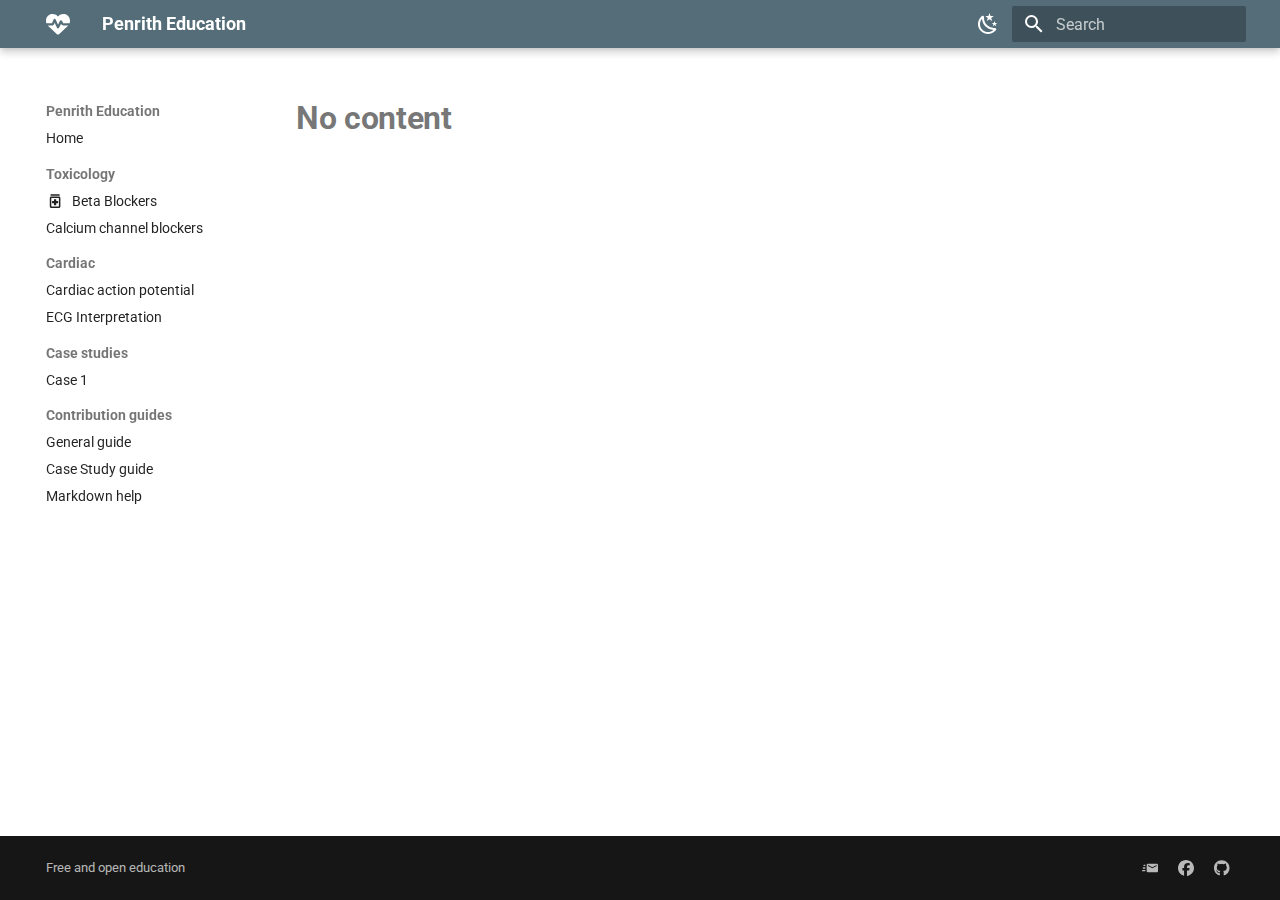
<file: site/no content/index.html>
<!doctype html>
<html lang="en" class="no-js">
  <head>
    
      <meta charset="utf-8">
      <meta name="viewport" content="width=device-width,initial-scale=1">
      
      
      
      
      
      
      <link rel="icon" href="../images/ambulance.png">
      <meta name="generator" content="mkdocs-1.6.0, mkdocs-material-9.5.30">
    
    
      
        <title>No content - Penrith Education</title>
      
    
    
      <link rel="stylesheet" href="../assets/stylesheets/main.3cba04c6.min.css">
      
        
        <link rel="stylesheet" href="../assets/stylesheets/palette.06af60db.min.css">
      
      
  
  
    
    
  
  
  <style>:root{--md-admonition-icon--info:url('data:image/svg+xml;charset=utf-8,<svg xmlns="http://www.w3.org/2000/svg" viewBox="0 0 24 24"><path d="M13 3C9.23 3 6.19 5.95 6 9.66l-1.92 2.53c-.24.31 0 .81.42.81H6v3c0 1.11.89 2 2 2h1v3h7v-4.69c2.37-1.12 4-3.51 4-6.31 0-3.86-3.12-7-7-7m1 11h-2v-2h2v2m1.75-5.19c-.29.4-.66.69-1.11.93-.25.16-.42.33-.51.52-.09.18-.13.43-.13.74h-2c0-.5.11-.92.31-1.18.19-.27.54-.57 1.05-.91.26-.16.47-.36.61-.59.16-.23.23-.5.23-.82 0-.3-.08-.56-.26-.75-.18-.18-.44-.28-.75-.28a1 1 0 0 0-.66.23c-.18.16-.27.39-.28.69h-1.93l-.01-.03c-.01-.79.25-1.36.77-1.77.54-.39 1.24-.59 2.11-.59.93 0 1.66.23 2.19.68.54.45.81 1.06.81 1.82 0 .5-.15.91-.44 1.31Z"/></svg>');}</style>



    
    
      
    
    
      
        
        
        <link rel="preconnect" href="https://fonts.gstatic.com" crossorigin>
        <link rel="stylesheet" href="https://fonts.googleapis.com/css?family=Roboto:300,300i,400,400i,700,700i%7CRoboto+Mono:400,400i,700,700i&display=fallback">
        <style>:root{--md-text-font:"Roboto";--md-code-font:"Roboto Mono"}</style>
      
    
    
      <link rel="stylesheet" href="../stylesheets/extra.css">
    
    <script>__md_scope=new URL("..",location),__md_hash=e=>[...e].reduce((e,_)=>(e<<5)-e+_.charCodeAt(0),0),__md_get=(e,_=localStorage,t=__md_scope)=>JSON.parse(_.getItem(t.pathname+"."+e)),__md_set=(e,_,t=localStorage,a=__md_scope)=>{try{t.setItem(a.pathname+"."+e,JSON.stringify(_))}catch(e){}}</script>
    
      

    
    
      
        <meta  property="og:type"  content="website" >
      
        <meta  property="og:title"  content="No content - Penrith Education" >
      
        <meta  property="og:description"  content="None" >
      
        <meta  property="og:image"  content="./assets/images/social/no content.png" >
      
        <meta  property="og:image:type"  content="image/png" >
      
        <meta  property="og:image:width"  content="1200" >
      
        <meta  property="og:image:height"  content="630" >
      
        <meta  property="og:url"  content="None" >
      
        <meta  name="twitter:card"  content="summary_large_image" >
      
        <meta  name="twitter:title"  content="No content - Penrith Education" >
      
        <meta  name="twitter:description"  content="None" >
      
        <meta  name="twitter:image"  content="./assets/images/social/no content.png" >
      
    
    
   <link href="../assets/stylesheets/glightbox.min.css" rel="stylesheet"/><style>
    html.glightbox-open { overflow: initial; height: 100%; }
    .gslide-title { margin-top: 0px; user-select: text; }
    .gslide-desc { color: #666; user-select: text; }
    .gslide-image img { background: white; }
    .gscrollbar-fixer { padding-right: 15px; }
    .gdesc-inner { font-size: 0.75rem; }
    body[data-md-color-scheme="slate"] .gdesc-inner { background: var(--md-default-bg-color);}
    body[data-md-color-scheme="slate"] .gslide-title { color: var(--md-default-fg-color);}
    body[data-md-color-scheme="slate"] .gslide-desc { color: var(--md-default-fg-color);}</style> <script src="../assets/javascripts/glightbox.min.js"></script></head>
  
  
    
    
      
    
    
    
    
    <body dir="ltr" data-md-color-scheme="default" data-md-color-primary="blue-grey" data-md-color-accent="green">
  
    
    <input class="md-toggle" data-md-toggle="drawer" type="checkbox" id="__drawer" autocomplete="off">
    <input class="md-toggle" data-md-toggle="search" type="checkbox" id="__search" autocomplete="off">
    <label class="md-overlay" for="__drawer"></label>
    <div data-md-component="skip">
      
    </div>
    <div data-md-component="announce">
      
    </div>
    
    
      

  

<header class="md-header md-header--shadow" data-md-component="header">
  <nav class="md-header__inner md-grid" aria-label="Header">
    <a href=".." title="Penrith Education" class="md-header__button md-logo" aria-label="Penrith Education" data-md-component="logo">
      
  
  <svg xmlns="http://www.w3.org/2000/svg" viewBox="0 0 512 512"><!--! Font Awesome Free 6.6.0 by @fontawesome - https://fontawesome.com License - https://fontawesome.com/license/free (Icons: CC BY 4.0, Fonts: SIL OFL 1.1, Code: MIT License) Copyright 2024 Fonticons, Inc.--><path d="M228.3 469.1 47.6 300.4c-4.2-3.9-8.2-8.1-11.9-12.4h87c22.6 0 43-13.6 51.7-34.5l10.5-25.2 49.3 109.5c3.8 8.5 12.1 14 21.4 14.1s17.8-5 22-13.3l42.4-84.9 1.7 3.4c9.5 19 28.9 31 50.1 31h104.5c-3.7 4.3-7.7 8.5-11.9 12.4L283.7 469.1c-7.5 7-17.4 10.9-27.7 10.9s-20.2-3.9-27.7-10.9zM503.7 240h-132c-3 0-5.8-1.7-7.2-4.4l-23.2-46.3c-4.1-8.1-12.4-13.3-21.5-13.3s-17.4 5.1-21.5 13.3l-41.4 82.8-51-113.9c-3.9-8.7-12.7-14.3-22.2-14.1s-18.1 5.9-21.8 14.8l-31.8 76.3c-1.2 3-4.2 4.9-7.4 4.9L16 240c-2.6 0-5 .4-7.3 1.1C3 225.2 0 208.2 0 190.9v-5.8c0-69.9 50.5-129.5 119.4-141 45.6-7.6 92 7.3 124.6 39.9l12 12 12-12c32.6-32.6 79-47.5 124.6-39.9 68.9 11.5 119.4 71.1 119.4 141v5.8c0 16.9-2.8 33.5-8.3 49.1z"/></svg>

    </a>
    <label class="md-header__button md-icon" for="__drawer">
      
      <svg xmlns="http://www.w3.org/2000/svg" viewBox="0 0 24 24"><path d="M3 6h18v2H3V6m0 5h18v2H3v-2m0 5h18v2H3v-2Z"/></svg>
    </label>
    <div class="md-header__title" data-md-component="header-title">
      <div class="md-header__ellipsis">
        <div class="md-header__topic">
          <span class="md-ellipsis">
            Penrith Education
          </span>
        </div>
        <div class="md-header__topic" data-md-component="header-topic">
          <span class="md-ellipsis">
            
              No content
            
          </span>
        </div>
      </div>
    </div>
    
      
        <form class="md-header__option" data-md-component="palette">
  
    
    
    
    <input class="md-option" data-md-color-media="" data-md-color-scheme="default" data-md-color-primary="blue-grey" data-md-color-accent="green"  aria-label="Switch to dark mode"  type="radio" name="__palette" id="__palette_0">
    
      <label class="md-header__button md-icon" title="Switch to dark mode" for="__palette_1" hidden>
        <svg xmlns="http://www.w3.org/2000/svg" viewBox="0 0 24 24"><path d="m17.75 4.09-2.53 1.94.91 3.06-2.63-1.81-2.63 1.81.91-3.06-2.53-1.94L12.44 4l1.06-3 1.06 3 3.19.09m3.5 6.91-1.64 1.25.59 1.98-1.7-1.17-1.7 1.17.59-1.98L15.75 11l2.06-.05L18.5 9l.69 1.95 2.06.05m-2.28 4.95c.83-.08 1.72 1.1 1.19 1.85-.32.45-.66.87-1.08 1.27C15.17 23 8.84 23 4.94 19.07c-3.91-3.9-3.91-10.24 0-14.14.4-.4.82-.76 1.27-1.08.75-.53 1.93.36 1.85 1.19-.27 2.86.69 5.83 2.89 8.02a9.96 9.96 0 0 0 8.02 2.89m-1.64 2.02a12.08 12.08 0 0 1-7.8-3.47c-2.17-2.19-3.33-5-3.49-7.82-2.81 3.14-2.7 7.96.31 10.98 3.02 3.01 7.84 3.12 10.98.31Z"/></svg>
      </label>
    
  
    
    
    
    <input class="md-option" data-md-color-media="" data-md-color-scheme="slate" data-md-color-primary="black" data-md-color-accent="green"  aria-label="Switch to light mode"  type="radio" name="__palette" id="__palette_1">
    
      <label class="md-header__button md-icon" title="Switch to light mode" for="__palette_0" hidden>
        <svg xmlns="http://www.w3.org/2000/svg" viewBox="0 0 24 24"><path d="M12 7a5 5 0 0 1 5 5 5 5 0 0 1-5 5 5 5 0 0 1-5-5 5 5 0 0 1 5-5m0 2a3 3 0 0 0-3 3 3 3 0 0 0 3 3 3 3 0 0 0 3-3 3 3 0 0 0-3-3m0-7 2.39 3.42C13.65 5.15 12.84 5 12 5c-.84 0-1.65.15-2.39.42L12 2M3.34 7l4.16-.35A7.2 7.2 0 0 0 5.94 8.5c-.44.74-.69 1.5-.83 2.29L3.34 7m.02 10 1.76-3.77a7.131 7.131 0 0 0 2.38 4.14L3.36 17M20.65 7l-1.77 3.79a7.023 7.023 0 0 0-2.38-4.15l4.15.36m-.01 10-4.14.36c.59-.51 1.12-1.14 1.54-1.86.42-.73.69-1.5.83-2.29L20.64 17M12 22l-2.41-3.44c.74.27 1.55.44 2.41.44.82 0 1.63-.17 2.37-.44L12 22Z"/></svg>
      </label>
    
  
</form>
      
    
    
      <script>var media,input,key,value,palette=__md_get("__palette");if(palette&&palette.color){"(prefers-color-scheme)"===palette.color.media&&(media=matchMedia("(prefers-color-scheme: light)"),input=document.querySelector(media.matches?"[data-md-color-media='(prefers-color-scheme: light)']":"[data-md-color-media='(prefers-color-scheme: dark)']"),palette.color.media=input.getAttribute("data-md-color-media"),palette.color.scheme=input.getAttribute("data-md-color-scheme"),palette.color.primary=input.getAttribute("data-md-color-primary"),palette.color.accent=input.getAttribute("data-md-color-accent"));for([key,value]of Object.entries(palette.color))document.body.setAttribute("data-md-color-"+key,value)}</script>
    
    
    
      <label class="md-header__button md-icon" for="__search">
        
        <svg xmlns="http://www.w3.org/2000/svg" viewBox="0 0 24 24"><path d="M9.5 3A6.5 6.5 0 0 1 16 9.5c0 1.61-.59 3.09-1.56 4.23l.27.27h.79l5 5-1.5 1.5-5-5v-.79l-.27-.27A6.516 6.516 0 0 1 9.5 16 6.5 6.5 0 0 1 3 9.5 6.5 6.5 0 0 1 9.5 3m0 2C7 5 5 7 5 9.5S7 14 9.5 14 14 12 14 9.5 12 5 9.5 5Z"/></svg>
      </label>
      <div class="md-search" data-md-component="search" role="dialog">
  <label class="md-search__overlay" for="__search"></label>
  <div class="md-search__inner" role="search">
    <form class="md-search__form" name="search">
      <input type="text" class="md-search__input" name="query" aria-label="Search" placeholder="Search" autocapitalize="off" autocorrect="off" autocomplete="off" spellcheck="false" data-md-component="search-query" required>
      <label class="md-search__icon md-icon" for="__search">
        
        <svg xmlns="http://www.w3.org/2000/svg" viewBox="0 0 24 24"><path d="M9.5 3A6.5 6.5 0 0 1 16 9.5c0 1.61-.59 3.09-1.56 4.23l.27.27h.79l5 5-1.5 1.5-5-5v-.79l-.27-.27A6.516 6.516 0 0 1 9.5 16 6.5 6.5 0 0 1 3 9.5 6.5 6.5 0 0 1 9.5 3m0 2C7 5 5 7 5 9.5S7 14 9.5 14 14 12 14 9.5 12 5 9.5 5Z"/></svg>
        
        <svg xmlns="http://www.w3.org/2000/svg" viewBox="0 0 24 24"><path d="M20 11v2H8l5.5 5.5-1.42 1.42L4.16 12l7.92-7.92L13.5 5.5 8 11h12Z"/></svg>
      </label>
      <nav class="md-search__options" aria-label="Search">
        
        <button type="reset" class="md-search__icon md-icon" title="Clear" aria-label="Clear" tabindex="-1">
          
          <svg xmlns="http://www.w3.org/2000/svg" viewBox="0 0 24 24"><path d="M19 6.41 17.59 5 12 10.59 6.41 5 5 6.41 10.59 12 5 17.59 6.41 19 12 13.41 17.59 19 19 17.59 13.41 12 19 6.41Z"/></svg>
        </button>
      </nav>
      
        <div class="md-search__suggest" data-md-component="search-suggest"></div>
      
    </form>
    <div class="md-search__output">
      <div class="md-search__scrollwrap" tabindex="0" data-md-scrollfix>
        <div class="md-search-result" data-md-component="search-result">
          <div class="md-search-result__meta">
            Initializing search
          </div>
          <ol class="md-search-result__list" role="presentation"></ol>
        </div>
      </div>
    </div>
  </div>
</div>
    
    
  </nav>
  
</header>
    
    <div class="md-container" data-md-component="container">
      
      
        
          
        
      
      <main class="md-main" data-md-component="main">
        <div class="md-main__inner md-grid">
          
            
              
              <div class="md-sidebar md-sidebar--primary" data-md-component="sidebar" data-md-type="navigation" >
                <div class="md-sidebar__scrollwrap">
                  <div class="md-sidebar__inner">
                    



<nav class="md-nav md-nav--primary" aria-label="Navigation" data-md-level="0">
  <label class="md-nav__title" for="__drawer">
    <a href=".." title="Penrith Education" class="md-nav__button md-logo" aria-label="Penrith Education" data-md-component="logo">
      
  
  <svg xmlns="http://www.w3.org/2000/svg" viewBox="0 0 512 512"><!--! Font Awesome Free 6.6.0 by @fontawesome - https://fontawesome.com License - https://fontawesome.com/license/free (Icons: CC BY 4.0, Fonts: SIL OFL 1.1, Code: MIT License) Copyright 2024 Fonticons, Inc.--><path d="M228.3 469.1 47.6 300.4c-4.2-3.9-8.2-8.1-11.9-12.4h87c22.6 0 43-13.6 51.7-34.5l10.5-25.2 49.3 109.5c3.8 8.5 12.1 14 21.4 14.1s17.8-5 22-13.3l42.4-84.9 1.7 3.4c9.5 19 28.9 31 50.1 31h104.5c-3.7 4.3-7.7 8.5-11.9 12.4L283.7 469.1c-7.5 7-17.4 10.9-27.7 10.9s-20.2-3.9-27.7-10.9zM503.7 240h-132c-3 0-5.8-1.7-7.2-4.4l-23.2-46.3c-4.1-8.1-12.4-13.3-21.5-13.3s-17.4 5.1-21.5 13.3l-41.4 82.8-51-113.9c-3.9-8.7-12.7-14.3-22.2-14.1s-18.1 5.9-21.8 14.8l-31.8 76.3c-1.2 3-4.2 4.9-7.4 4.9L16 240c-2.6 0-5 .4-7.3 1.1C3 225.2 0 208.2 0 190.9v-5.8c0-69.9 50.5-129.5 119.4-141 45.6-7.6 92 7.3 124.6 39.9l12 12 12-12c32.6-32.6 79-47.5 124.6-39.9 68.9 11.5 119.4 71.1 119.4 141v5.8c0 16.9-2.8 33.5-8.3 49.1z"/></svg>

    </a>
    Penrith Education
  </label>
  
  <ul class="md-nav__list" data-md-scrollfix>
    
      
      
  
  
  
  
    <li class="md-nav__item">
      <a href=".." class="md-nav__link">
        
  
  <span class="md-ellipsis">
    Home
  </span>
  

      </a>
    </li>
  

    
      
      
  
  
  
  
    
    
    
      
        
        
      
    
    
    <li class="md-nav__item md-nav__item--section md-nav__item--nested">
      
        
        
          
        
        <input class="md-nav__toggle md-toggle md-toggle--indeterminate" type="checkbox" id="__nav_2" >
        
          
          <label class="md-nav__link" for="__nav_2" id="__nav_2_label" tabindex="">
            
  
  <span class="md-ellipsis">
    Toxicology
  </span>
  

            <span class="md-nav__icon md-icon"></span>
          </label>
        
        <nav class="md-nav" data-md-level="1" aria-labelledby="__nav_2_label" aria-expanded="false">
          <label class="md-nav__title" for="__nav_2">
            <span class="md-nav__icon md-icon"></span>
            Toxicology
          </label>
          <ul class="md-nav__list" data-md-scrollfix>
            
              
                
  
  
  
  
    <li class="md-nav__item">
      <a href="../Toxicology/Beta-blocker/" class="md-nav__link">
        
  
    <svg xmlns="http://www.w3.org/2000/svg" viewBox="0 0 24 24"><path d="M10.5 15H8v-3h2.5V9.5h3V12H16v3h-2.5v2.5h-3V15M19 8v11c0 1.1-.9 2-2 2H7c-1.1 0-2-.9-2-2V8c0-1.1.9-2 2-2h10c1.1 0 2 .9 2 2m-2 0H7v11h10V8m1-5H6v2h12V3"/></svg>
  
  <span class="md-ellipsis">
    Beta Blockers
  </span>
  

      </a>
    </li>
  

              
            
              
                
  
  
  
  
    <li class="md-nav__item">
      <a href="../Toxicology/Calcium%20channel%20blockers/" class="md-nav__link">
        
  
  <span class="md-ellipsis">
    Calcium channel blockers
  </span>
  

      </a>
    </li>
  

              
            
          </ul>
        </nav>
      
    </li>
  

    
      
      
  
  
  
  
    
    
    
      
        
        
      
    
    
    <li class="md-nav__item md-nav__item--section md-nav__item--nested">
      
        
        
          
        
        <input class="md-nav__toggle md-toggle md-toggle--indeterminate" type="checkbox" id="__nav_3" >
        
          
          <label class="md-nav__link" for="__nav_3" id="__nav_3_label" tabindex="">
            
  
  <span class="md-ellipsis">
    Cardiac
  </span>
  

            <span class="md-nav__icon md-icon"></span>
          </label>
        
        <nav class="md-nav" data-md-level="1" aria-labelledby="__nav_3_label" aria-expanded="false">
          <label class="md-nav__title" for="__nav_3">
            <span class="md-nav__icon md-icon"></span>
            Cardiac
          </label>
          <ul class="md-nav__list" data-md-scrollfix>
            
              
                
  
  
  
  
    <li class="md-nav__item">
      <a href="../ECG/Cardiac%20action%20potential/" class="md-nav__link">
        
  
  <span class="md-ellipsis">
    Cardiac action potential
  </span>
  

      </a>
    </li>
  

              
            
              
                
  
  
  
  
    <li class="md-nav__item">
      <a href="../ECG/ECG%20Basics/" class="md-nav__link">
        
  
  <span class="md-ellipsis">
    ECG Interpretation
  </span>
  

      </a>
    </li>
  

              
            
          </ul>
        </nav>
      
    </li>
  

    
      
      
  
  
  
  
    
    
    
      
        
        
      
    
    
    <li class="md-nav__item md-nav__item--section md-nav__item--nested">
      
        
        
          
        
        <input class="md-nav__toggle md-toggle md-toggle--indeterminate" type="checkbox" id="__nav_4" >
        
          
          <label class="md-nav__link" for="__nav_4" id="__nav_4_label" tabindex="">
            
  
  <span class="md-ellipsis">
    Case studies
  </span>
  

            <span class="md-nav__icon md-icon"></span>
          </label>
        
        <nav class="md-nav" data-md-level="1" aria-labelledby="__nav_4_label" aria-expanded="false">
          <label class="md-nav__title" for="__nav_4">
            <span class="md-nav__icon md-icon"></span>
            Case studies
          </label>
          <ul class="md-nav__list" data-md-scrollfix>
            
              
                
  
  
  
  
    <li class="md-nav__item">
      <a href="../Case%20Studies/case%201/" class="md-nav__link">
        
  
  <span class="md-ellipsis">
    Case 1
  </span>
  

      </a>
    </li>
  

              
            
          </ul>
        </nav>
      
    </li>
  

    
      
      
  
  
  
  
    
    
    
      
        
        
      
    
    
    <li class="md-nav__item md-nav__item--section md-nav__item--nested">
      
        
        
          
        
        <input class="md-nav__toggle md-toggle md-toggle--indeterminate" type="checkbox" id="__nav_5" >
        
          
          <label class="md-nav__link" for="__nav_5" id="__nav_5_label" tabindex="">
            
  
  <span class="md-ellipsis">
    Contribution guides
  </span>
  

            <span class="md-nav__icon md-icon"></span>
          </label>
        
        <nav class="md-nav" data-md-level="1" aria-labelledby="__nav_5_label" aria-expanded="false">
          <label class="md-nav__title" for="__nav_5">
            <span class="md-nav__icon md-icon"></span>
            Contribution guides
          </label>
          <ul class="md-nav__list" data-md-scrollfix>
            
              
                
  
  
  
  
    <li class="md-nav__item">
      <a href="../Guides/General%20guide/" class="md-nav__link">
        
  
  <span class="md-ellipsis">
    General guide
  </span>
  

      </a>
    </li>
  

              
            
              
                
  
  
  
  
    <li class="md-nav__item">
      <a href="../Guides/Case%20study%20guide/" class="md-nav__link">
        
  
  <span class="md-ellipsis">
    Case Study guide
  </span>
  

      </a>
    </li>
  

              
            
              
                
  
  
  
  
    <li class="md-nav__item">
      <a href="../Guides/Markdown%20guide/" class="md-nav__link">
        
  
  <span class="md-ellipsis">
    Markdown help
  </span>
  

      </a>
    </li>
  

              
            
          </ul>
        </nav>
      
    </li>
  

    
  </ul>
</nav>
                  </div>
                </div>
              </div>
            
            
              
              <div class="md-sidebar md-sidebar--secondary" data-md-component="sidebar" data-md-type="toc" >
                <div class="md-sidebar__scrollwrap">
                  <div class="md-sidebar__inner">
                    

<nav class="md-nav md-nav--secondary" aria-label="Table of contents">
  
  
  
  
</nav>
                  </div>
                </div>
              </div>
            
          
          
            <div class="md-content" data-md-component="content">
              <article class="md-content__inner md-typeset">
                
                  


  <h1>No content</h1>









  
  






                
              </article>
            </div>
          
          
<script>var target=document.getElementById(location.hash.slice(1));target&&target.name&&(target.checked=target.name.startsWith("__tabbed_"))</script>
        </div>
        
          <button type="button" class="md-top md-icon" data-md-component="top" hidden>
  
  <svg xmlns="http://www.w3.org/2000/svg" viewBox="0 0 24 24"><path d="M13 20h-2V8l-5.5 5.5-1.42-1.42L12 4.16l7.92 7.92-1.42 1.42L13 8v12Z"/></svg>
  Back to top
</button>
        
      </main>
      
        <footer class="md-footer">
  
  <div class="md-footer-meta md-typeset">
    <div class="md-footer-meta__inner md-grid">
      <div class="md-copyright">
  
    <div class="md-copyright__highlight">
      Free and open education
    </div>
  
  
</div>
      
        <div class="md-social">
  
    
    
    
    
    <a href="mailto:submissions@penrith.education" target="_blank" rel="noopener" title="Something wrong? Email us." class="md-social__link">
      <svg xmlns="http://www.w3.org/2000/svg" viewBox="0 0 24 24"><path d="M22 5.5H9c-1.1 0-2 .9-2 2v9a2 2 0 0 0 2 2h13c1.11 0 2-.89 2-2v-9a2 2 0 0 0-2-2m0 3.67-6.5 3.33L9 9.17V7.5l6.5 3.31L22 7.5v1.67M5 16.5c0 .17.03.33.05.5H1c-.552 0-1-.45-1-1s.448-1 1-1h4v1.5M3 7h2.05c-.02.17-.05.33-.05.5V9H3c-.55 0-1-.45-1-1s.45-1 1-1m-2 5c0-.55.45-1 1-1h3v2H2c-.55 0-1-.45-1-1Z"/></svg>
    </a>
  
    
    
    
    
    <a href="https://www.facebook.com/groups/350502002252540" target="_blank" rel="noopener" title="WSNBM Clinical Express" class="md-social__link">
      <svg xmlns="http://www.w3.org/2000/svg" viewBox="0 0 512 512"><!--! Font Awesome Free 6.6.0 by @fontawesome - https://fontawesome.com License - https://fontawesome.com/license/free (Icons: CC BY 4.0, Fonts: SIL OFL 1.1, Code: MIT License) Copyright 2024 Fonticons, Inc.--><path d="M512 256C512 114.6 397.4 0 256 0S0 114.6 0 256c0 120 82.7 220.8 194.2 248.5V334.2h-52.8V256h52.8v-33.7c0-87.1 39.4-127.5 125-127.5 16.2 0 44.2 3.2 55.7 6.4V172c-6-.6-16.5-1-29.6-1-42 0-58.2 15.9-58.2 57.2V256h83.6l-14.4 78.2H287v175.9C413.8 494.8 512 386.9 512 256z"/></svg>
    </a>
  
    
    
    
    
    <a href="https://github.com/JoshuaFoster123/Penrith-Education" target="_blank" rel="noopener" title="View source on github" class="md-social__link">
      <svg xmlns="http://www.w3.org/2000/svg" viewBox="0 0 496 512"><!--! Font Awesome Free 6.6.0 by @fontawesome - https://fontawesome.com License - https://fontawesome.com/license/free (Icons: CC BY 4.0, Fonts: SIL OFL 1.1, Code: MIT License) Copyright 2024 Fonticons, Inc.--><path d="M165.9 397.4c0 2-2.3 3.6-5.2 3.6-3.3.3-5.6-1.3-5.6-3.6 0-2 2.3-3.6 5.2-3.6 3-.3 5.6 1.3 5.6 3.6zm-31.1-4.5c-.7 2 1.3 4.3 4.3 4.9 2.6 1 5.6 0 6.2-2s-1.3-4.3-4.3-5.2c-2.6-.7-5.5.3-6.2 2.3zm44.2-1.7c-2.9.7-4.9 2.6-4.6 4.9.3 2 2.9 3.3 5.9 2.6 2.9-.7 4.9-2.6 4.6-4.6-.3-1.9-3-3.2-5.9-2.9zM244.8 8C106.1 8 0 113.3 0 252c0 110.9 69.8 205.8 169.5 239.2 12.8 2.3 17.3-5.6 17.3-12.1 0-6.2-.3-40.4-.3-61.4 0 0-70 15-84.7-29.8 0 0-11.4-29.1-27.8-36.6 0 0-22.9-15.7 1.6-15.4 0 0 24.9 2 38.6 25.8 21.9 38.6 58.6 27.5 72.9 20.9 2.3-16 8.8-27.1 16-33.7-55.9-6.2-112.3-14.3-112.3-110.5 0-27.5 7.6-41.3 23.6-58.9-2.6-6.5-11.1-33.3 2.6-67.9 20.9-6.5 69 27 69 27 20-5.6 41.5-8.5 62.8-8.5s42.8 2.9 62.8 8.5c0 0 48.1-33.6 69-27 13.7 34.7 5.2 61.4 2.6 67.9 16 17.7 25.8 31.5 25.8 58.9 0 96.5-58.9 104.2-114.8 110.5 9.2 7.9 17 22.9 17 46.4 0 33.7-.3 75.4-.3 83.6 0 6.5 4.6 14.4 17.3 12.1C428.2 457.8 496 362.9 496 252 496 113.3 383.5 8 244.8 8zM97.2 352.9c-1.3 1-1 3.3.7 5.2 1.6 1.6 3.9 2.3 5.2 1 1.3-1 1-3.3-.7-5.2-1.6-1.6-3.9-2.3-5.2-1zm-10.8-8.1c-.7 1.3.3 2.9 2.3 3.9 1.6 1 3.6.7 4.3-.7.7-1.3-.3-2.9-2.3-3.9-2-.6-3.6-.3-4.3.7zm32.4 35.6c-1.6 1.3-1 4.3 1.3 6.2 2.3 2.3 5.2 2.6 6.5 1 1.3-1.3.7-4.3-1.3-6.2-2.2-2.3-5.2-2.6-6.5-1zm-11.4-14.7c-1.6 1-1.6 3.6 0 5.9 1.6 2.3 4.3 3.3 5.6 2.3 1.6-1.3 1.6-3.9 0-6.2-1.4-2.3-4-3.3-5.6-2z"/></svg>
    </a>
  
</div>
      
    </div>
  </div>
</footer>
      
    </div>
    <div class="md-dialog" data-md-component="dialog">
      <div class="md-dialog__inner md-typeset"></div>
    </div>
    
    
    <script id="__config" type="application/json">{"base": "..", "features": ["content.code.copy", "navigation.sections", "navigation.top", "search.suggest", "navigation.expand"], "search": "../assets/javascripts/workers/search.b8dbb3d2.min.js", "translations": {"clipboard.copied": "Copied to clipboard", "clipboard.copy": "Copy to clipboard", "search.result.more.one": "1 more on this page", "search.result.more.other": "# more on this page", "search.result.none": "No matching documents", "search.result.one": "1 matching document", "search.result.other": "# matching documents", "search.result.placeholder": "Type to start searching", "search.result.term.missing": "Missing", "select.version": "Select version"}}</script>
    
    
      <script src="../assets/javascripts/bundle.fe8b6f2b.min.js"></script>
      
    
  <script>document$.subscribe(() => {const lightbox = GLightbox({"touchNavigation": true, "loop": false, "zoomable": true, "draggable": true, "openEffect": "zoom", "closeEffect": "zoom", "slideEffect": "slide"});})</script></body>
</html>
</file>
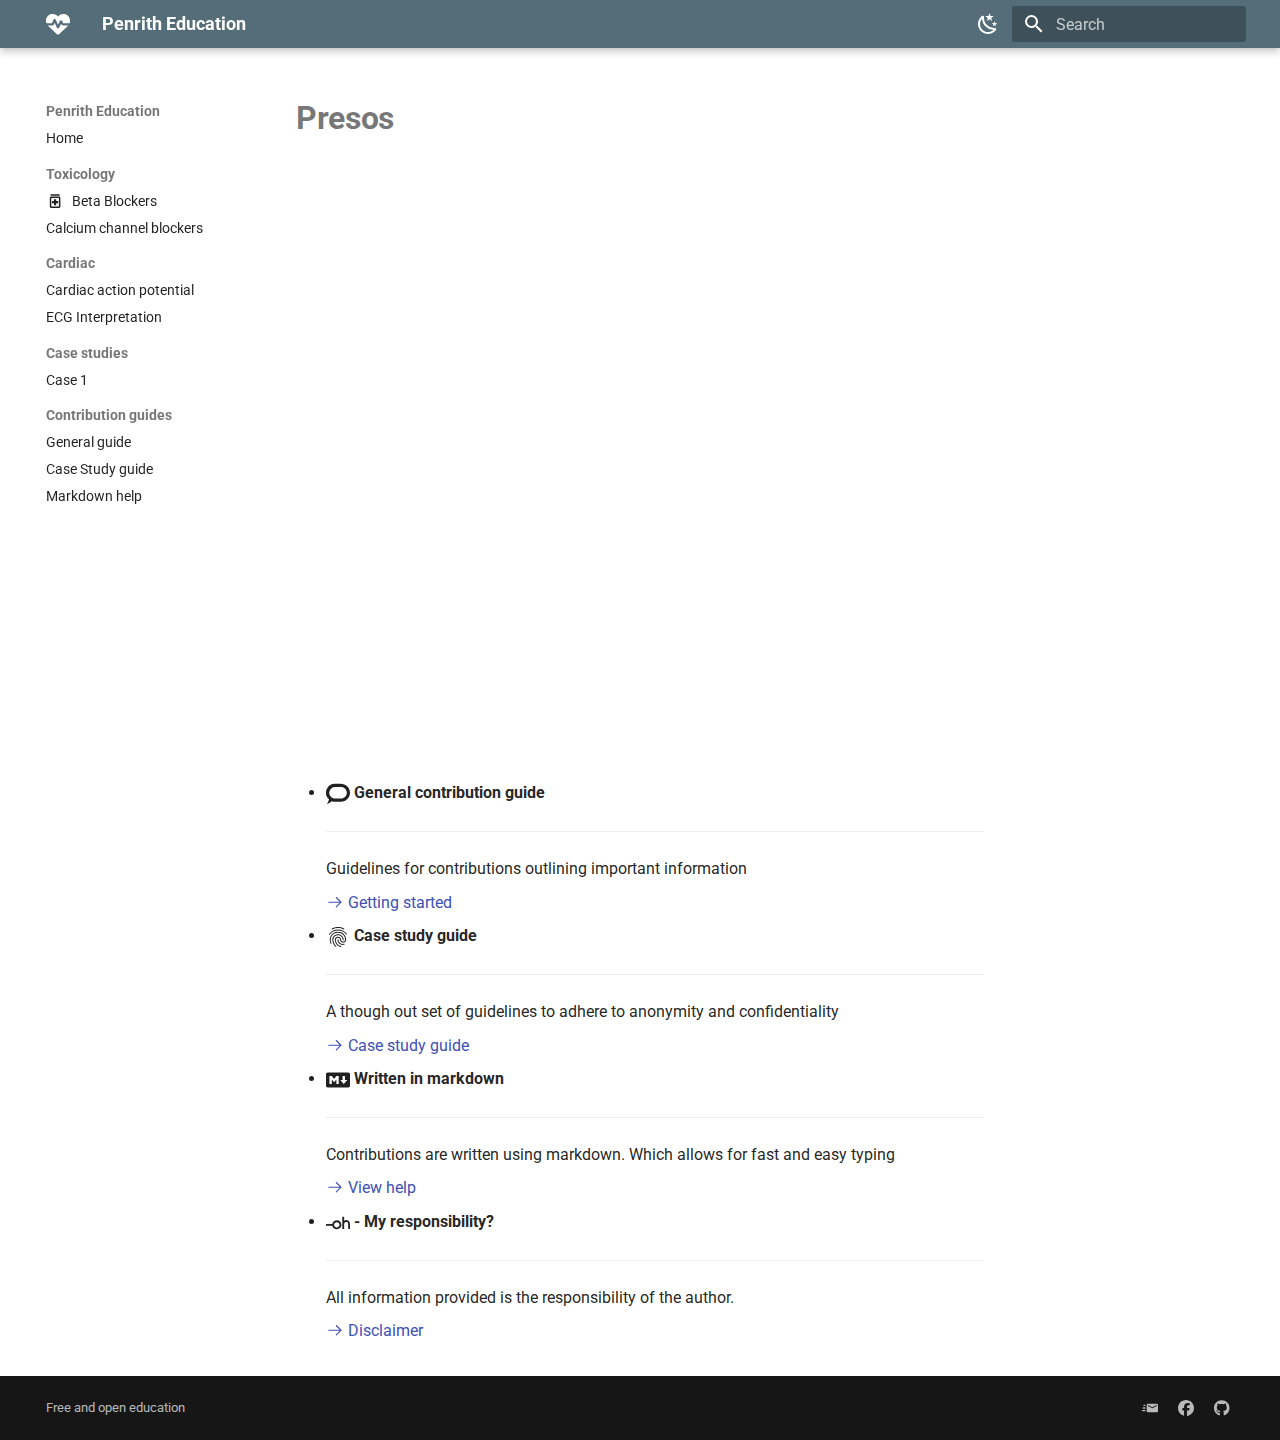
<file: site/presos/index.html>
<!doctype html>
<html lang="en" class="no-js">
  <head>
    
      <meta charset="utf-8">
      <meta name="viewport" content="width=device-width,initial-scale=1">
      
      
      
      
      
      
      <link rel="icon" href="../images/ambulance.png">
      <meta name="generator" content="mkdocs-1.6.0, mkdocs-material-9.5.30">
    
    
      
        <title>Presos - Penrith Education</title>
      
    
    
      <link rel="stylesheet" href="../assets/stylesheets/main.3cba04c6.min.css">
      
        
        <link rel="stylesheet" href="../assets/stylesheets/palette.06af60db.min.css">
      
      
  
  
    
    
  
  
  <style>:root{--md-admonition-icon--info:url('data:image/svg+xml;charset=utf-8,<svg xmlns="http://www.w3.org/2000/svg" viewBox="0 0 24 24"><path d="M13 3C9.23 3 6.19 5.95 6 9.66l-1.92 2.53c-.24.31 0 .81.42.81H6v3c0 1.11.89 2 2 2h1v3h7v-4.69c2.37-1.12 4-3.51 4-6.31 0-3.86-3.12-7-7-7m1 11h-2v-2h2v2m1.75-5.19c-.29.4-.66.69-1.11.93-.25.16-.42.33-.51.52-.09.18-.13.43-.13.74h-2c0-.5.11-.92.31-1.18.19-.27.54-.57 1.05-.91.26-.16.47-.36.61-.59.16-.23.23-.5.23-.82 0-.3-.08-.56-.26-.75-.18-.18-.44-.28-.75-.28a1 1 0 0 0-.66.23c-.18.16-.27.39-.28.69h-1.93l-.01-.03c-.01-.79.25-1.36.77-1.77.54-.39 1.24-.59 2.11-.59.93 0 1.66.23 2.19.68.54.45.81 1.06.81 1.82 0 .5-.15.91-.44 1.31Z"/></svg>');}</style>



    
    
      
    
    
      
        
        
        <link rel="preconnect" href="https://fonts.gstatic.com" crossorigin>
        <link rel="stylesheet" href="https://fonts.googleapis.com/css?family=Roboto:300,300i,400,400i,700,700i%7CRoboto+Mono:400,400i,700,700i&display=fallback">
        <style>:root{--md-text-font:"Roboto";--md-code-font:"Roboto Mono"}</style>
      
    
    
      <link rel="stylesheet" href="../stylesheets/extra.css">
    
    <script>__md_scope=new URL("..",location),__md_hash=e=>[...e].reduce((e,_)=>(e<<5)-e+_.charCodeAt(0),0),__md_get=(e,_=localStorage,t=__md_scope)=>JSON.parse(_.getItem(t.pathname+"."+e)),__md_set=(e,_,t=localStorage,a=__md_scope)=>{try{t.setItem(a.pathname+"."+e,JSON.stringify(_))}catch(e){}}</script>
    
      

    
    
      
        <meta  property="og:type"  content="website" >
      
        <meta  property="og:title"  content="Presos - Penrith Education" >
      
        <meta  property="og:description"  content="None" >
      
        <meta  property="og:image"  content="./assets/images/social/presos.png" >
      
        <meta  property="og:image:type"  content="image/png" >
      
        <meta  property="og:image:width"  content="1200" >
      
        <meta  property="og:image:height"  content="630" >
      
        <meta  property="og:url"  content="None" >
      
        <meta  name="twitter:card"  content="summary_large_image" >
      
        <meta  name="twitter:title"  content="Presos - Penrith Education" >
      
        <meta  name="twitter:description"  content="None" >
      
        <meta  name="twitter:image"  content="./assets/images/social/presos.png" >
      
    
    
   <link href="../assets/stylesheets/glightbox.min.css" rel="stylesheet"/><style>
    html.glightbox-open { overflow: initial; height: 100%; }
    .gslide-title { margin-top: 0px; user-select: text; }
    .gslide-desc { color: #666; user-select: text; }
    .gslide-image img { background: white; }
    .gscrollbar-fixer { padding-right: 15px; }
    .gdesc-inner { font-size: 0.75rem; }
    body[data-md-color-scheme="slate"] .gdesc-inner { background: var(--md-default-bg-color);}
    body[data-md-color-scheme="slate"] .gslide-title { color: var(--md-default-fg-color);}
    body[data-md-color-scheme="slate"] .gslide-desc { color: var(--md-default-fg-color);}</style> <script src="../assets/javascripts/glightbox.min.js"></script></head>
  
  
    
    
      
    
    
    
    
    <body dir="ltr" data-md-color-scheme="default" data-md-color-primary="blue-grey" data-md-color-accent="green">
  
    
    <input class="md-toggle" data-md-toggle="drawer" type="checkbox" id="__drawer" autocomplete="off">
    <input class="md-toggle" data-md-toggle="search" type="checkbox" id="__search" autocomplete="off">
    <label class="md-overlay" for="__drawer"></label>
    <div data-md-component="skip">
      
    </div>
    <div data-md-component="announce">
      
    </div>
    
    
      

  

<header class="md-header md-header--shadow" data-md-component="header">
  <nav class="md-header__inner md-grid" aria-label="Header">
    <a href=".." title="Penrith Education" class="md-header__button md-logo" aria-label="Penrith Education" data-md-component="logo">
      
  
  <svg xmlns="http://www.w3.org/2000/svg" viewBox="0 0 512 512"><!--! Font Awesome Free 6.6.0 by @fontawesome - https://fontawesome.com License - https://fontawesome.com/license/free (Icons: CC BY 4.0, Fonts: SIL OFL 1.1, Code: MIT License) Copyright 2024 Fonticons, Inc.--><path d="M228.3 469.1 47.6 300.4c-4.2-3.9-8.2-8.1-11.9-12.4h87c22.6 0 43-13.6 51.7-34.5l10.5-25.2 49.3 109.5c3.8 8.5 12.1 14 21.4 14.1s17.8-5 22-13.3l42.4-84.9 1.7 3.4c9.5 19 28.9 31 50.1 31h104.5c-3.7 4.3-7.7 8.5-11.9 12.4L283.7 469.1c-7.5 7-17.4 10.9-27.7 10.9s-20.2-3.9-27.7-10.9zM503.7 240h-132c-3 0-5.8-1.7-7.2-4.4l-23.2-46.3c-4.1-8.1-12.4-13.3-21.5-13.3s-17.4 5.1-21.5 13.3l-41.4 82.8-51-113.9c-3.9-8.7-12.7-14.3-22.2-14.1s-18.1 5.9-21.8 14.8l-31.8 76.3c-1.2 3-4.2 4.9-7.4 4.9L16 240c-2.6 0-5 .4-7.3 1.1C3 225.2 0 208.2 0 190.9v-5.8c0-69.9 50.5-129.5 119.4-141 45.6-7.6 92 7.3 124.6 39.9l12 12 12-12c32.6-32.6 79-47.5 124.6-39.9 68.9 11.5 119.4 71.1 119.4 141v5.8c0 16.9-2.8 33.5-8.3 49.1z"/></svg>

    </a>
    <label class="md-header__button md-icon" for="__drawer">
      
      <svg xmlns="http://www.w3.org/2000/svg" viewBox="0 0 24 24"><path d="M3 6h18v2H3V6m0 5h18v2H3v-2m0 5h18v2H3v-2Z"/></svg>
    </label>
    <div class="md-header__title" data-md-component="header-title">
      <div class="md-header__ellipsis">
        <div class="md-header__topic">
          <span class="md-ellipsis">
            Penrith Education
          </span>
        </div>
        <div class="md-header__topic" data-md-component="header-topic">
          <span class="md-ellipsis">
            
              Presos
            
          </span>
        </div>
      </div>
    </div>
    
      
        <form class="md-header__option" data-md-component="palette">
  
    
    
    
    <input class="md-option" data-md-color-media="" data-md-color-scheme="default" data-md-color-primary="blue-grey" data-md-color-accent="green"  aria-label="Switch to dark mode"  type="radio" name="__palette" id="__palette_0">
    
      <label class="md-header__button md-icon" title="Switch to dark mode" for="__palette_1" hidden>
        <svg xmlns="http://www.w3.org/2000/svg" viewBox="0 0 24 24"><path d="m17.75 4.09-2.53 1.94.91 3.06-2.63-1.81-2.63 1.81.91-3.06-2.53-1.94L12.44 4l1.06-3 1.06 3 3.19.09m3.5 6.91-1.64 1.25.59 1.98-1.7-1.17-1.7 1.17.59-1.98L15.75 11l2.06-.05L18.5 9l.69 1.95 2.06.05m-2.28 4.95c.83-.08 1.72 1.1 1.19 1.85-.32.45-.66.87-1.08 1.27C15.17 23 8.84 23 4.94 19.07c-3.91-3.9-3.91-10.24 0-14.14.4-.4.82-.76 1.27-1.08.75-.53 1.93.36 1.85 1.19-.27 2.86.69 5.83 2.89 8.02a9.96 9.96 0 0 0 8.02 2.89m-1.64 2.02a12.08 12.08 0 0 1-7.8-3.47c-2.17-2.19-3.33-5-3.49-7.82-2.81 3.14-2.7 7.96.31 10.98 3.02 3.01 7.84 3.12 10.98.31Z"/></svg>
      </label>
    
  
    
    
    
    <input class="md-option" data-md-color-media="" data-md-color-scheme="slate" data-md-color-primary="black" data-md-color-accent="green"  aria-label="Switch to light mode"  type="radio" name="__palette" id="__palette_1">
    
      <label class="md-header__button md-icon" title="Switch to light mode" for="__palette_0" hidden>
        <svg xmlns="http://www.w3.org/2000/svg" viewBox="0 0 24 24"><path d="M12 7a5 5 0 0 1 5 5 5 5 0 0 1-5 5 5 5 0 0 1-5-5 5 5 0 0 1 5-5m0 2a3 3 0 0 0-3 3 3 3 0 0 0 3 3 3 3 0 0 0 3-3 3 3 0 0 0-3-3m0-7 2.39 3.42C13.65 5.15 12.84 5 12 5c-.84 0-1.65.15-2.39.42L12 2M3.34 7l4.16-.35A7.2 7.2 0 0 0 5.94 8.5c-.44.74-.69 1.5-.83 2.29L3.34 7m.02 10 1.76-3.77a7.131 7.131 0 0 0 2.38 4.14L3.36 17M20.65 7l-1.77 3.79a7.023 7.023 0 0 0-2.38-4.15l4.15.36m-.01 10-4.14.36c.59-.51 1.12-1.14 1.54-1.86.42-.73.69-1.5.83-2.29L20.64 17M12 22l-2.41-3.44c.74.27 1.55.44 2.41.44.82 0 1.63-.17 2.37-.44L12 22Z"/></svg>
      </label>
    
  
</form>
      
    
    
      <script>var media,input,key,value,palette=__md_get("__palette");if(palette&&palette.color){"(prefers-color-scheme)"===palette.color.media&&(media=matchMedia("(prefers-color-scheme: light)"),input=document.querySelector(media.matches?"[data-md-color-media='(prefers-color-scheme: light)']":"[data-md-color-media='(prefers-color-scheme: dark)']"),palette.color.media=input.getAttribute("data-md-color-media"),palette.color.scheme=input.getAttribute("data-md-color-scheme"),palette.color.primary=input.getAttribute("data-md-color-primary"),palette.color.accent=input.getAttribute("data-md-color-accent"));for([key,value]of Object.entries(palette.color))document.body.setAttribute("data-md-color-"+key,value)}</script>
    
    
    
      <label class="md-header__button md-icon" for="__search">
        
        <svg xmlns="http://www.w3.org/2000/svg" viewBox="0 0 24 24"><path d="M9.5 3A6.5 6.5 0 0 1 16 9.5c0 1.61-.59 3.09-1.56 4.23l.27.27h.79l5 5-1.5 1.5-5-5v-.79l-.27-.27A6.516 6.516 0 0 1 9.5 16 6.5 6.5 0 0 1 3 9.5 6.5 6.5 0 0 1 9.5 3m0 2C7 5 5 7 5 9.5S7 14 9.5 14 14 12 14 9.5 12 5 9.5 5Z"/></svg>
      </label>
      <div class="md-search" data-md-component="search" role="dialog">
  <label class="md-search__overlay" for="__search"></label>
  <div class="md-search__inner" role="search">
    <form class="md-search__form" name="search">
      <input type="text" class="md-search__input" name="query" aria-label="Search" placeholder="Search" autocapitalize="off" autocorrect="off" autocomplete="off" spellcheck="false" data-md-component="search-query" required>
      <label class="md-search__icon md-icon" for="__search">
        
        <svg xmlns="http://www.w3.org/2000/svg" viewBox="0 0 24 24"><path d="M9.5 3A6.5 6.5 0 0 1 16 9.5c0 1.61-.59 3.09-1.56 4.23l.27.27h.79l5 5-1.5 1.5-5-5v-.79l-.27-.27A6.516 6.516 0 0 1 9.5 16 6.5 6.5 0 0 1 3 9.5 6.5 6.5 0 0 1 9.5 3m0 2C7 5 5 7 5 9.5S7 14 9.5 14 14 12 14 9.5 12 5 9.5 5Z"/></svg>
        
        <svg xmlns="http://www.w3.org/2000/svg" viewBox="0 0 24 24"><path d="M20 11v2H8l5.5 5.5-1.42 1.42L4.16 12l7.92-7.92L13.5 5.5 8 11h12Z"/></svg>
      </label>
      <nav class="md-search__options" aria-label="Search">
        
        <button type="reset" class="md-search__icon md-icon" title="Clear" aria-label="Clear" tabindex="-1">
          
          <svg xmlns="http://www.w3.org/2000/svg" viewBox="0 0 24 24"><path d="M19 6.41 17.59 5 12 10.59 6.41 5 5 6.41 10.59 12 5 17.59 6.41 19 12 13.41 17.59 19 19 17.59 13.41 12 19 6.41Z"/></svg>
        </button>
      </nav>
      
        <div class="md-search__suggest" data-md-component="search-suggest"></div>
      
    </form>
    <div class="md-search__output">
      <div class="md-search__scrollwrap" tabindex="0" data-md-scrollfix>
        <div class="md-search-result" data-md-component="search-result">
          <div class="md-search-result__meta">
            Initializing search
          </div>
          <ol class="md-search-result__list" role="presentation"></ol>
        </div>
      </div>
    </div>
  </div>
</div>
    
    
  </nav>
  
</header>
    
    <div class="md-container" data-md-component="container">
      
      
        
          
        
      
      <main class="md-main" data-md-component="main">
        <div class="md-main__inner md-grid">
          
            
              
              <div class="md-sidebar md-sidebar--primary" data-md-component="sidebar" data-md-type="navigation" >
                <div class="md-sidebar__scrollwrap">
                  <div class="md-sidebar__inner">
                    



<nav class="md-nav md-nav--primary" aria-label="Navigation" data-md-level="0">
  <label class="md-nav__title" for="__drawer">
    <a href=".." title="Penrith Education" class="md-nav__button md-logo" aria-label="Penrith Education" data-md-component="logo">
      
  
  <svg xmlns="http://www.w3.org/2000/svg" viewBox="0 0 512 512"><!--! Font Awesome Free 6.6.0 by @fontawesome - https://fontawesome.com License - https://fontawesome.com/license/free (Icons: CC BY 4.0, Fonts: SIL OFL 1.1, Code: MIT License) Copyright 2024 Fonticons, Inc.--><path d="M228.3 469.1 47.6 300.4c-4.2-3.9-8.2-8.1-11.9-12.4h87c22.6 0 43-13.6 51.7-34.5l10.5-25.2 49.3 109.5c3.8 8.5 12.1 14 21.4 14.1s17.8-5 22-13.3l42.4-84.9 1.7 3.4c9.5 19 28.9 31 50.1 31h104.5c-3.7 4.3-7.7 8.5-11.9 12.4L283.7 469.1c-7.5 7-17.4 10.9-27.7 10.9s-20.2-3.9-27.7-10.9zM503.7 240h-132c-3 0-5.8-1.7-7.2-4.4l-23.2-46.3c-4.1-8.1-12.4-13.3-21.5-13.3s-17.4 5.1-21.5 13.3l-41.4 82.8-51-113.9c-3.9-8.7-12.7-14.3-22.2-14.1s-18.1 5.9-21.8 14.8l-31.8 76.3c-1.2 3-4.2 4.9-7.4 4.9L16 240c-2.6 0-5 .4-7.3 1.1C3 225.2 0 208.2 0 190.9v-5.8c0-69.9 50.5-129.5 119.4-141 45.6-7.6 92 7.3 124.6 39.9l12 12 12-12c32.6-32.6 79-47.5 124.6-39.9 68.9 11.5 119.4 71.1 119.4 141v5.8c0 16.9-2.8 33.5-8.3 49.1z"/></svg>

    </a>
    Penrith Education
  </label>
  
  <ul class="md-nav__list" data-md-scrollfix>
    
      
      
  
  
  
  
    <li class="md-nav__item">
      <a href=".." class="md-nav__link">
        
  
  <span class="md-ellipsis">
    Home
  </span>
  

      </a>
    </li>
  

    
      
      
  
  
  
  
    
    
    
      
        
        
      
    
    
    <li class="md-nav__item md-nav__item--section md-nav__item--nested">
      
        
        
          
        
        <input class="md-nav__toggle md-toggle md-toggle--indeterminate" type="checkbox" id="__nav_2" >
        
          
          <label class="md-nav__link" for="__nav_2" id="__nav_2_label" tabindex="">
            
  
  <span class="md-ellipsis">
    Toxicology
  </span>
  

            <span class="md-nav__icon md-icon"></span>
          </label>
        
        <nav class="md-nav" data-md-level="1" aria-labelledby="__nav_2_label" aria-expanded="false">
          <label class="md-nav__title" for="__nav_2">
            <span class="md-nav__icon md-icon"></span>
            Toxicology
          </label>
          <ul class="md-nav__list" data-md-scrollfix>
            
              
                
  
  
  
  
    <li class="md-nav__item">
      <a href="../Toxicology/Beta-blocker/" class="md-nav__link">
        
  
    <svg xmlns="http://www.w3.org/2000/svg" viewBox="0 0 24 24"><path d="M10.5 15H8v-3h2.5V9.5h3V12H16v3h-2.5v2.5h-3V15M19 8v11c0 1.1-.9 2-2 2H7c-1.1 0-2-.9-2-2V8c0-1.1.9-2 2-2h10c1.1 0 2 .9 2 2m-2 0H7v11h10V8m1-5H6v2h12V3"/></svg>
  
  <span class="md-ellipsis">
    Beta Blockers
  </span>
  

      </a>
    </li>
  

              
            
              
                
  
  
  
  
    <li class="md-nav__item">
      <a href="../Toxicology/Calcium%20channel%20blockers/" class="md-nav__link">
        
  
  <span class="md-ellipsis">
    Calcium channel blockers
  </span>
  

      </a>
    </li>
  

              
            
          </ul>
        </nav>
      
    </li>
  

    
      
      
  
  
  
  
    
    
    
      
        
        
      
    
    
    <li class="md-nav__item md-nav__item--section md-nav__item--nested">
      
        
        
          
        
        <input class="md-nav__toggle md-toggle md-toggle--indeterminate" type="checkbox" id="__nav_3" >
        
          
          <label class="md-nav__link" for="__nav_3" id="__nav_3_label" tabindex="">
            
  
  <span class="md-ellipsis">
    Cardiac
  </span>
  

            <span class="md-nav__icon md-icon"></span>
          </label>
        
        <nav class="md-nav" data-md-level="1" aria-labelledby="__nav_3_label" aria-expanded="false">
          <label class="md-nav__title" for="__nav_3">
            <span class="md-nav__icon md-icon"></span>
            Cardiac
          </label>
          <ul class="md-nav__list" data-md-scrollfix>
            
              
                
  
  
  
  
    <li class="md-nav__item">
      <a href="../ECG/Cardiac%20action%20potential/" class="md-nav__link">
        
  
  <span class="md-ellipsis">
    Cardiac action potential
  </span>
  

      </a>
    </li>
  

              
            
              
                
  
  
  
  
    <li class="md-nav__item">
      <a href="../ECG/ECG%20Basics/" class="md-nav__link">
        
  
  <span class="md-ellipsis">
    ECG Interpretation
  </span>
  

      </a>
    </li>
  

              
            
          </ul>
        </nav>
      
    </li>
  

    
      
      
  
  
  
  
    
    
    
      
        
        
      
    
    
    <li class="md-nav__item md-nav__item--section md-nav__item--nested">
      
        
        
          
        
        <input class="md-nav__toggle md-toggle md-toggle--indeterminate" type="checkbox" id="__nav_4" >
        
          
          <label class="md-nav__link" for="__nav_4" id="__nav_4_label" tabindex="">
            
  
  <span class="md-ellipsis">
    Case studies
  </span>
  

            <span class="md-nav__icon md-icon"></span>
          </label>
        
        <nav class="md-nav" data-md-level="1" aria-labelledby="__nav_4_label" aria-expanded="false">
          <label class="md-nav__title" for="__nav_4">
            <span class="md-nav__icon md-icon"></span>
            Case studies
          </label>
          <ul class="md-nav__list" data-md-scrollfix>
            
              
                
  
  
  
  
    <li class="md-nav__item">
      <a href="../Case%20Studies/case%201/" class="md-nav__link">
        
  
  <span class="md-ellipsis">
    Case 1
  </span>
  

      </a>
    </li>
  

              
            
          </ul>
        </nav>
      
    </li>
  

    
      
      
  
  
  
  
    
    
    
      
        
        
      
    
    
    <li class="md-nav__item md-nav__item--section md-nav__item--nested">
      
        
        
          
        
        <input class="md-nav__toggle md-toggle md-toggle--indeterminate" type="checkbox" id="__nav_5" >
        
          
          <label class="md-nav__link" for="__nav_5" id="__nav_5_label" tabindex="">
            
  
  <span class="md-ellipsis">
    Contribution guides
  </span>
  

            <span class="md-nav__icon md-icon"></span>
          </label>
        
        <nav class="md-nav" data-md-level="1" aria-labelledby="__nav_5_label" aria-expanded="false">
          <label class="md-nav__title" for="__nav_5">
            <span class="md-nav__icon md-icon"></span>
            Contribution guides
          </label>
          <ul class="md-nav__list" data-md-scrollfix>
            
              
                
  
  
  
  
    <li class="md-nav__item">
      <a href="../Guides/General%20guide/" class="md-nav__link">
        
  
  <span class="md-ellipsis">
    General guide
  </span>
  

      </a>
    </li>
  

              
            
              
                
  
  
  
  
    <li class="md-nav__item">
      <a href="../Guides/Case%20study%20guide/" class="md-nav__link">
        
  
  <span class="md-ellipsis">
    Case Study guide
  </span>
  

      </a>
    </li>
  

              
            
              
                
  
  
  
  
    <li class="md-nav__item">
      <a href="../Guides/Markdown%20guide/" class="md-nav__link">
        
  
  <span class="md-ellipsis">
    Markdown help
  </span>
  

      </a>
    </li>
  

              
            
          </ul>
        </nav>
      
    </li>
  

    
  </ul>
</nav>
                  </div>
                </div>
              </div>
            
            
              
              <div class="md-sidebar md-sidebar--secondary" data-md-component="sidebar" data-md-type="toc" >
                <div class="md-sidebar__scrollwrap">
                  <div class="md-sidebar__inner">
                    

<nav class="md-nav md-nav--secondary" aria-label="Table of contents">
  
  
  
  
</nav>
                  </div>
                </div>
              </div>
            
          
          
            <div class="md-content" data-md-component="content">
              <article class="md-content__inner md-typeset">
                
                  


  <h1>Presos</h1>

<iframe src="https://docs.google.com/presentation/d/e/2PACX-1vT9T0BnhLdnel2oAunAh3sgrCevjH6WnotizLldBhkVdUSbd7NWlWAaImWW7bXna4-e7DVpTR_4Wkkp/embed?start=false&loop=false&delayms=30000" frameborder="0" width="960" height="569" allowfullscreen="true" mozallowfullscreen="true" webkitallowfullscreen="true"></iframe






<div class="grid cards" markdown>

<ul>
<li>
<p><span class="twemoji lg middle"><svg xmlns="http://www.w3.org/2000/svg" viewBox="0 0 24 24"><path d="M23.996 10.543c-.131-4.91-4.289-8.773-9.2-8.773H9.005a8.997 8.997 0 0 0-5.957 15.746L1.05 22.23l4.942-2.98c.95.36 1.964.524 3.012.524h6.024c5.04 0 9.099-4.156 8.969-9.23zm-8.937 5.958H9.07c-2.587 0-5.205-2.03-5.696-4.583a5.724 5.724 0 0 1 5.63-6.874h5.99c2.586 0 5.205 2.03 5.696 4.582.688 3.667-2.095 6.875-5.63 6.875z"/></svg></span> <strong>General contribution guide</strong></p>
<hr />
<p>Guidelines for contributions outlining important information</p>
<p><a href="../Guides/General guide"><span class="twemoji"><svg xmlns="http://www.w3.org/2000/svg" viewBox="0 0 24 24"><path d="M13.22 19.03a.75.75 0 0 1 0-1.06L18.19 13H3.75a.75.75 0 0 1 0-1.5h14.44l-4.97-4.97a.749.749 0 0 1 .326-1.275.749.749 0 0 1 .734.215l6.25 6.25a.75.75 0 0 1 0 1.06l-6.25 6.25a.75.75 0 0 1-1.06 0Z"/></svg></span> Getting started</a></p>
</li>
<li>
<p><span class="twemoji lg middle"><svg xmlns="http://www.w3.org/2000/svg" viewBox="0 0 24 24"><path d="M17.81 4.47c-.08 0-.16-.02-.23-.06C15.66 3.42 14 3 12 3c-1.97 0-3.85.47-5.56 1.41-.24.13-.54.04-.68-.2a.506.506 0 0 1 .2-.68C7.82 2.5 9.86 2 12 2s4 .47 6.04 1.5c.25.15.34.45.21.69a.48.48 0 0 1-.44.28M3.5 9.72c-.1 0-.2-.03-.29-.09a.517.517 0 0 1-.12-.7c.99-1.4 2.25-2.5 3.75-3.27C10 4.04 14 4.03 17.15 5.65c1.5.77 2.76 1.85 3.75 3.25.16.22.1.54-.12.7-.23.16-.54.11-.7-.1a9.257 9.257 0 0 0-3.39-2.96c-2.87-1.47-6.54-1.47-9.4.01-1.36.7-2.5 1.7-3.4 2.95-.08.15-.23.22-.39.22m6.25 12.07c-.13 0-.25-.05-.35-.15-.87-.87-1.34-1.43-2.01-2.64-.69-1.23-1.05-2.73-1.05-4.34 0-2.97 2.54-5.39 5.66-5.39s5.66 2.42 5.66 5.39a.5.5 0 0 1-.5.5.5.5 0 0 1-.5-.5c0-2.42-2.09-4.39-4.66-4.39-2.57 0-4.66 1.97-4.66 4.39 0 1.44.32 2.77.93 3.84.64 1.16 1.08 1.65 1.85 2.43.19.2.19.51 0 .71-.12.1-.24.15-.37.15m7.17-1.85c-1.19 0-2.24-.3-3.1-.89-1.49-1.01-2.38-2.65-2.38-4.39a.5.5 0 0 1 .5-.5.5.5 0 0 1 .5.5c0 1.41.72 2.74 1.94 3.56.71.48 1.54.71 2.54.71.24 0 .64-.03 1.04-.1.27-.05.54.13.58.41.05.26-.13.53-.41.58-.57.11-1.07.12-1.21.12M14.91 22h-.13c-1.59-.46-2.63-1.05-3.72-2.12a7.28 7.28 0 0 1-2.17-5.22c0-1.62 1.38-2.94 3.08-2.94 1.7 0 3.08 1.32 3.08 2.94 0 1.07.95 1.94 2.08 1.94 1.15 0 2.08-.87 2.08-1.94 0-3.77-3.25-6.83-7.25-6.83-2.84 0-5.46 1.58-6.61 4.03-.39.81-.59 1.76-.59 2.8 0 .78.07 2.01.67 3.61.1.26-.03.55-.29.64a.504.504 0 0 1-.64-.29c-.5-1.31-.73-2.62-.73-3.96 0-1.2.23-2.29.68-3.24 1.33-2.79 4.28-4.6 7.51-4.6 4.54 0 8.25 3.51 8.25 7.83 0 1.62-1.38 2.94-3.08 2.94-1.7 0-3.08-1.32-3.08-2.94 0-1.07-.93-1.94-2.08-1.94s-2.08.87-2.08 1.94c0 1.71.66 3.31 1.87 4.51.95.94 1.86 1.46 3.27 1.84.27.08.42.36.35.62-.05.23-.26.38-.47.38Z"/></svg></span> <strong>Case study guide</strong></p>
<hr />
<p>A though out set of guidelines to adhere to anonymity and confidentiality</p>
<p><a href="../Guides/Case study guide"><span class="twemoji"><svg xmlns="http://www.w3.org/2000/svg" viewBox="0 0 24 24"><path d="M13.22 19.03a.75.75 0 0 1 0-1.06L18.19 13H3.75a.75.75 0 0 1 0-1.5h14.44l-4.97-4.97a.749.749 0 0 1 .326-1.275.749.749 0 0 1 .734.215l6.25 6.25a.75.75 0 0 1 0 1.06l-6.25 6.25a.75.75 0 0 1-1.06 0Z"/></svg></span> Case study guide</a></p>
</li>
<li>
<p><span class="twemoji lg middle"><svg xmlns="http://www.w3.org/2000/svg" viewBox="0 0 640 512"><!--! Font Awesome Free 6.6.0 by @fontawesome - https://fontawesome.com License - https://fontawesome.com/license/free (Icons: CC BY 4.0, Fonts: SIL OFL 1.1, Code: MIT License) Copyright 2024 Fonticons, Inc.--><path d="M593.8 59.1H46.2C20.7 59.1 0 79.8 0 105.2v301.5c0 25.5 20.7 46.2 46.2 46.2h547.7c25.5 0 46.2-20.7 46.1-46.1V105.2c0-25.4-20.7-46.1-46.2-46.1zM338.5 360.6H277v-120l-61.5 76.9-61.5-76.9v120H92.3V151.4h61.5l61.5 76.9 61.5-76.9h61.5v209.2zm135.3 3.1L381.5 256H443V151.4h61.5V256H566z"/></svg></span> <strong>Written in markdown</strong></p>
<hr />
<p>Contributions are written using markdown. Which allows for fast and easy typing</p>
<p><a href="../Guides/Markdown guide"><span class="twemoji"><svg xmlns="http://www.w3.org/2000/svg" viewBox="0 0 24 24"><path d="M13.22 19.03a.75.75 0 0 1 0-1.06L18.19 13H3.75a.75.75 0 0 1 0-1.5h14.44l-4.97-4.97a.749.749 0 0 1 .326-1.275.749.749 0 0 1 .734.215l6.25 6.25a.75.75 0 0 1 0 1.06l-6.25 6.25a.75.75 0 0 1-1.06 0Z"/></svg></span> View help</a></p>
</li>
<li>
<p><span class="twemoji lg middle"><svg xmlns="http://www.w3.org/2000/svg" viewBox="0 0 24 24"><path d="M10.811 9.333c2.534 0 4.597 1.994 4.597 4.445 0 2.45-2.063 4.444-4.597 4.444-2.214 0-4.067-1.521-4.5-3.54H0v-1.797h6.306c.43-2.024 2.285-3.552 4.504-3.552zm7.33-3.555v3.876c.602-.384 1.334-.586 2.14-.586 1.716 0 3.72 1.152 3.72 4.4v4.458h-1.846v-4.458c0-1.024-.25-1.757-.744-2.18-.389-.332-.845-.402-1.159-.402-.963 0-2.11.448-2.11 2.582v4.458h-1.846V5.778zm-7.33 5.374c-1.498 0-2.716 1.178-2.716 2.626s1.218 2.626 2.716 2.626c1.498 0 2.716-1.178 2.716-2.626s-1.218-2.626-2.716-2.626z"/></svg></span> <strong>- My responsibility?</strong></p>
<hr />
<p>All information provided is the responsibility of the author. </p>
<p><a href="../Guides/General guide#disclaimer"><span class="twemoji"><svg xmlns="http://www.w3.org/2000/svg" viewBox="0 0 24 24"><path d="M13.22 19.03a.75.75 0 0 1 0-1.06L18.19 13H3.75a.75.75 0 0 1 0-1.5h14.44l-4.97-4.97a.749.749 0 0 1 .326-1.275.749.749 0 0 1 .734.215l6.25 6.25a.75.75 0 0 1 0 1.06l-6.25 6.25a.75.75 0 0 1-1.06 0Z"/></svg></span> Disclaimer</a></p>
</li>
</ul>
</div>







  
  






                
              </article>
            </div>
          
          
<script>var target=document.getElementById(location.hash.slice(1));target&&target.name&&(target.checked=target.name.startsWith("__tabbed_"))</script>
        </div>
        
          <button type="button" class="md-top md-icon" data-md-component="top" hidden>
  
  <svg xmlns="http://www.w3.org/2000/svg" viewBox="0 0 24 24"><path d="M13 20h-2V8l-5.5 5.5-1.42-1.42L12 4.16l7.92 7.92-1.42 1.42L13 8v12Z"/></svg>
  Back to top
</button>
        
      </main>
      
        <footer class="md-footer">
  
  <div class="md-footer-meta md-typeset">
    <div class="md-footer-meta__inner md-grid">
      <div class="md-copyright">
  
    <div class="md-copyright__highlight">
      Free and open education
    </div>
  
  
</div>
      
        <div class="md-social">
  
    
    
    
    
    <a href="mailto:submissions@penrith.education" target="_blank" rel="noopener" title="Something wrong? Email us." class="md-social__link">
      <svg xmlns="http://www.w3.org/2000/svg" viewBox="0 0 24 24"><path d="M22 5.5H9c-1.1 0-2 .9-2 2v9a2 2 0 0 0 2 2h13c1.11 0 2-.89 2-2v-9a2 2 0 0 0-2-2m0 3.67-6.5 3.33L9 9.17V7.5l6.5 3.31L22 7.5v1.67M5 16.5c0 .17.03.33.05.5H1c-.552 0-1-.45-1-1s.448-1 1-1h4v1.5M3 7h2.05c-.02.17-.05.33-.05.5V9H3c-.55 0-1-.45-1-1s.45-1 1-1m-2 5c0-.55.45-1 1-1h3v2H2c-.55 0-1-.45-1-1Z"/></svg>
    </a>
  
    
    
    
    
    <a href="https://www.facebook.com/groups/350502002252540" target="_blank" rel="noopener" title="WSNBM Clinical Express" class="md-social__link">
      <svg xmlns="http://www.w3.org/2000/svg" viewBox="0 0 512 512"><!--! Font Awesome Free 6.6.0 by @fontawesome - https://fontawesome.com License - https://fontawesome.com/license/free (Icons: CC BY 4.0, Fonts: SIL OFL 1.1, Code: MIT License) Copyright 2024 Fonticons, Inc.--><path d="M512 256C512 114.6 397.4 0 256 0S0 114.6 0 256c0 120 82.7 220.8 194.2 248.5V334.2h-52.8V256h52.8v-33.7c0-87.1 39.4-127.5 125-127.5 16.2 0 44.2 3.2 55.7 6.4V172c-6-.6-16.5-1-29.6-1-42 0-58.2 15.9-58.2 57.2V256h83.6l-14.4 78.2H287v175.9C413.8 494.8 512 386.9 512 256z"/></svg>
    </a>
  
    
    
    
    
    <a href="https://github.com/JoshuaFoster123/Penrith-Education" target="_blank" rel="noopener" title="View source on github" class="md-social__link">
      <svg xmlns="http://www.w3.org/2000/svg" viewBox="0 0 496 512"><!--! Font Awesome Free 6.6.0 by @fontawesome - https://fontawesome.com License - https://fontawesome.com/license/free (Icons: CC BY 4.0, Fonts: SIL OFL 1.1, Code: MIT License) Copyright 2024 Fonticons, Inc.--><path d="M165.9 397.4c0 2-2.3 3.6-5.2 3.6-3.3.3-5.6-1.3-5.6-3.6 0-2 2.3-3.6 5.2-3.6 3-.3 5.6 1.3 5.6 3.6zm-31.1-4.5c-.7 2 1.3 4.3 4.3 4.9 2.6 1 5.6 0 6.2-2s-1.3-4.3-4.3-5.2c-2.6-.7-5.5.3-6.2 2.3zm44.2-1.7c-2.9.7-4.9 2.6-4.6 4.9.3 2 2.9 3.3 5.9 2.6 2.9-.7 4.9-2.6 4.6-4.6-.3-1.9-3-3.2-5.9-2.9zM244.8 8C106.1 8 0 113.3 0 252c0 110.9 69.8 205.8 169.5 239.2 12.8 2.3 17.3-5.6 17.3-12.1 0-6.2-.3-40.4-.3-61.4 0 0-70 15-84.7-29.8 0 0-11.4-29.1-27.8-36.6 0 0-22.9-15.7 1.6-15.4 0 0 24.9 2 38.6 25.8 21.9 38.6 58.6 27.5 72.9 20.9 2.3-16 8.8-27.1 16-33.7-55.9-6.2-112.3-14.3-112.3-110.5 0-27.5 7.6-41.3 23.6-58.9-2.6-6.5-11.1-33.3 2.6-67.9 20.9-6.5 69 27 69 27 20-5.6 41.5-8.5 62.8-8.5s42.8 2.9 62.8 8.5c0 0 48.1-33.6 69-27 13.7 34.7 5.2 61.4 2.6 67.9 16 17.7 25.8 31.5 25.8 58.9 0 96.5-58.9 104.2-114.8 110.5 9.2 7.9 17 22.9 17 46.4 0 33.7-.3 75.4-.3 83.6 0 6.5 4.6 14.4 17.3 12.1C428.2 457.8 496 362.9 496 252 496 113.3 383.5 8 244.8 8zM97.2 352.9c-1.3 1-1 3.3.7 5.2 1.6 1.6 3.9 2.3 5.2 1 1.3-1 1-3.3-.7-5.2-1.6-1.6-3.9-2.3-5.2-1zm-10.8-8.1c-.7 1.3.3 2.9 2.3 3.9 1.6 1 3.6.7 4.3-.7.7-1.3-.3-2.9-2.3-3.9-2-.6-3.6-.3-4.3.7zm32.4 35.6c-1.6 1.3-1 4.3 1.3 6.2 2.3 2.3 5.2 2.6 6.5 1 1.3-1.3.7-4.3-1.3-6.2-2.2-2.3-5.2-2.6-6.5-1zm-11.4-14.7c-1.6 1-1.6 3.6 0 5.9 1.6 2.3 4.3 3.3 5.6 2.3 1.6-1.3 1.6-3.9 0-6.2-1.4-2.3-4-3.3-5.6-2z"/></svg>
    </a>
  
</div>
      
    </div>
  </div>
</footer>
      
    </div>
    <div class="md-dialog" data-md-component="dialog">
      <div class="md-dialog__inner md-typeset"></div>
    </div>
    
    
    <script id="__config" type="application/json">{"base": "..", "features": ["content.code.copy", "navigation.sections", "navigation.top", "search.suggest", "navigation.expand"], "search": "../assets/javascripts/workers/search.b8dbb3d2.min.js", "translations": {"clipboard.copied": "Copied to clipboard", "clipboard.copy": "Copy to clipboard", "search.result.more.one": "1 more on this page", "search.result.more.other": "# more on this page", "search.result.none": "No matching documents", "search.result.one": "1 matching document", "search.result.other": "# matching documents", "search.result.placeholder": "Type to start searching", "search.result.term.missing": "Missing", "select.version": "Select version"}}</script>
    
    
      <script src="../assets/javascripts/bundle.fe8b6f2b.min.js"></script>
      
    
  <script>document$.subscribe(() => {const lightbox = GLightbox({"touchNavigation": true, "loop": false, "zoomable": true, "draggable": true, "openEffect": "zoom", "closeEffect": "zoom", "slideEffect": "slide"});})</script></body>
</html>
</file>
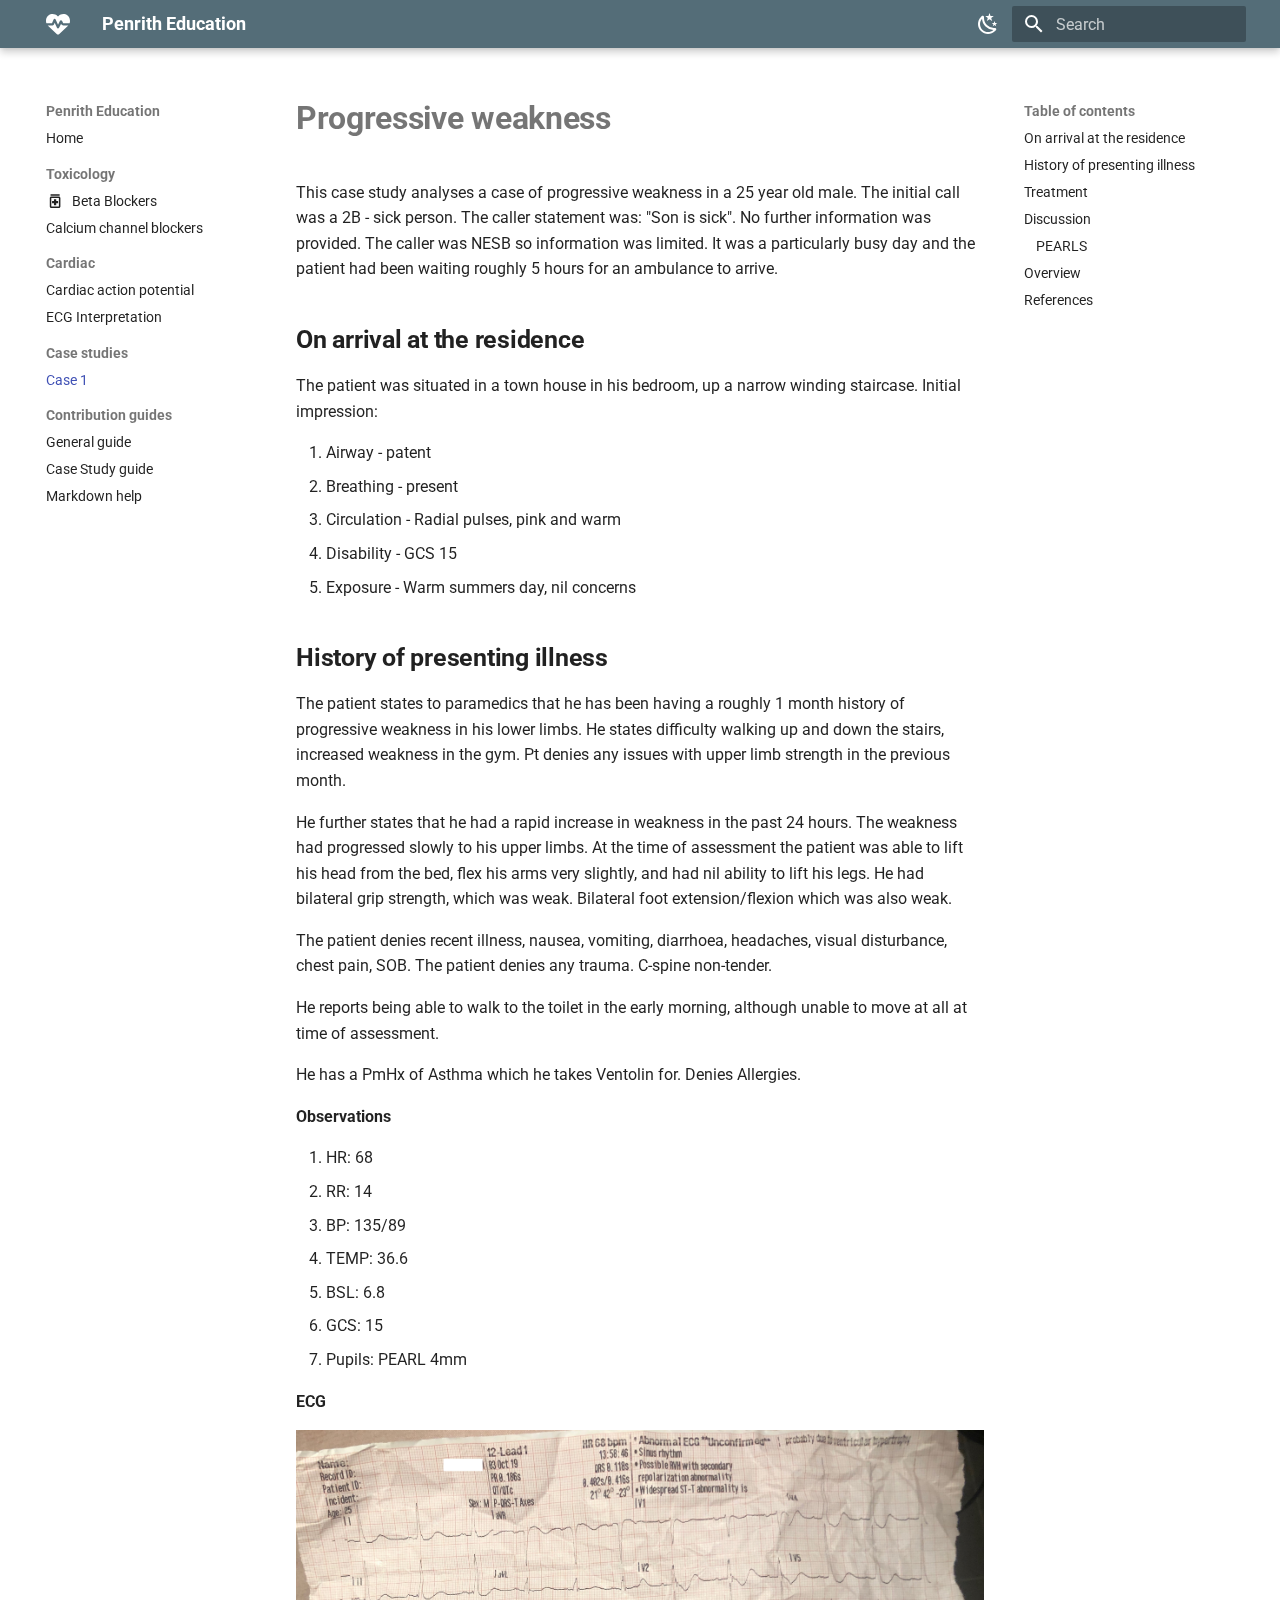
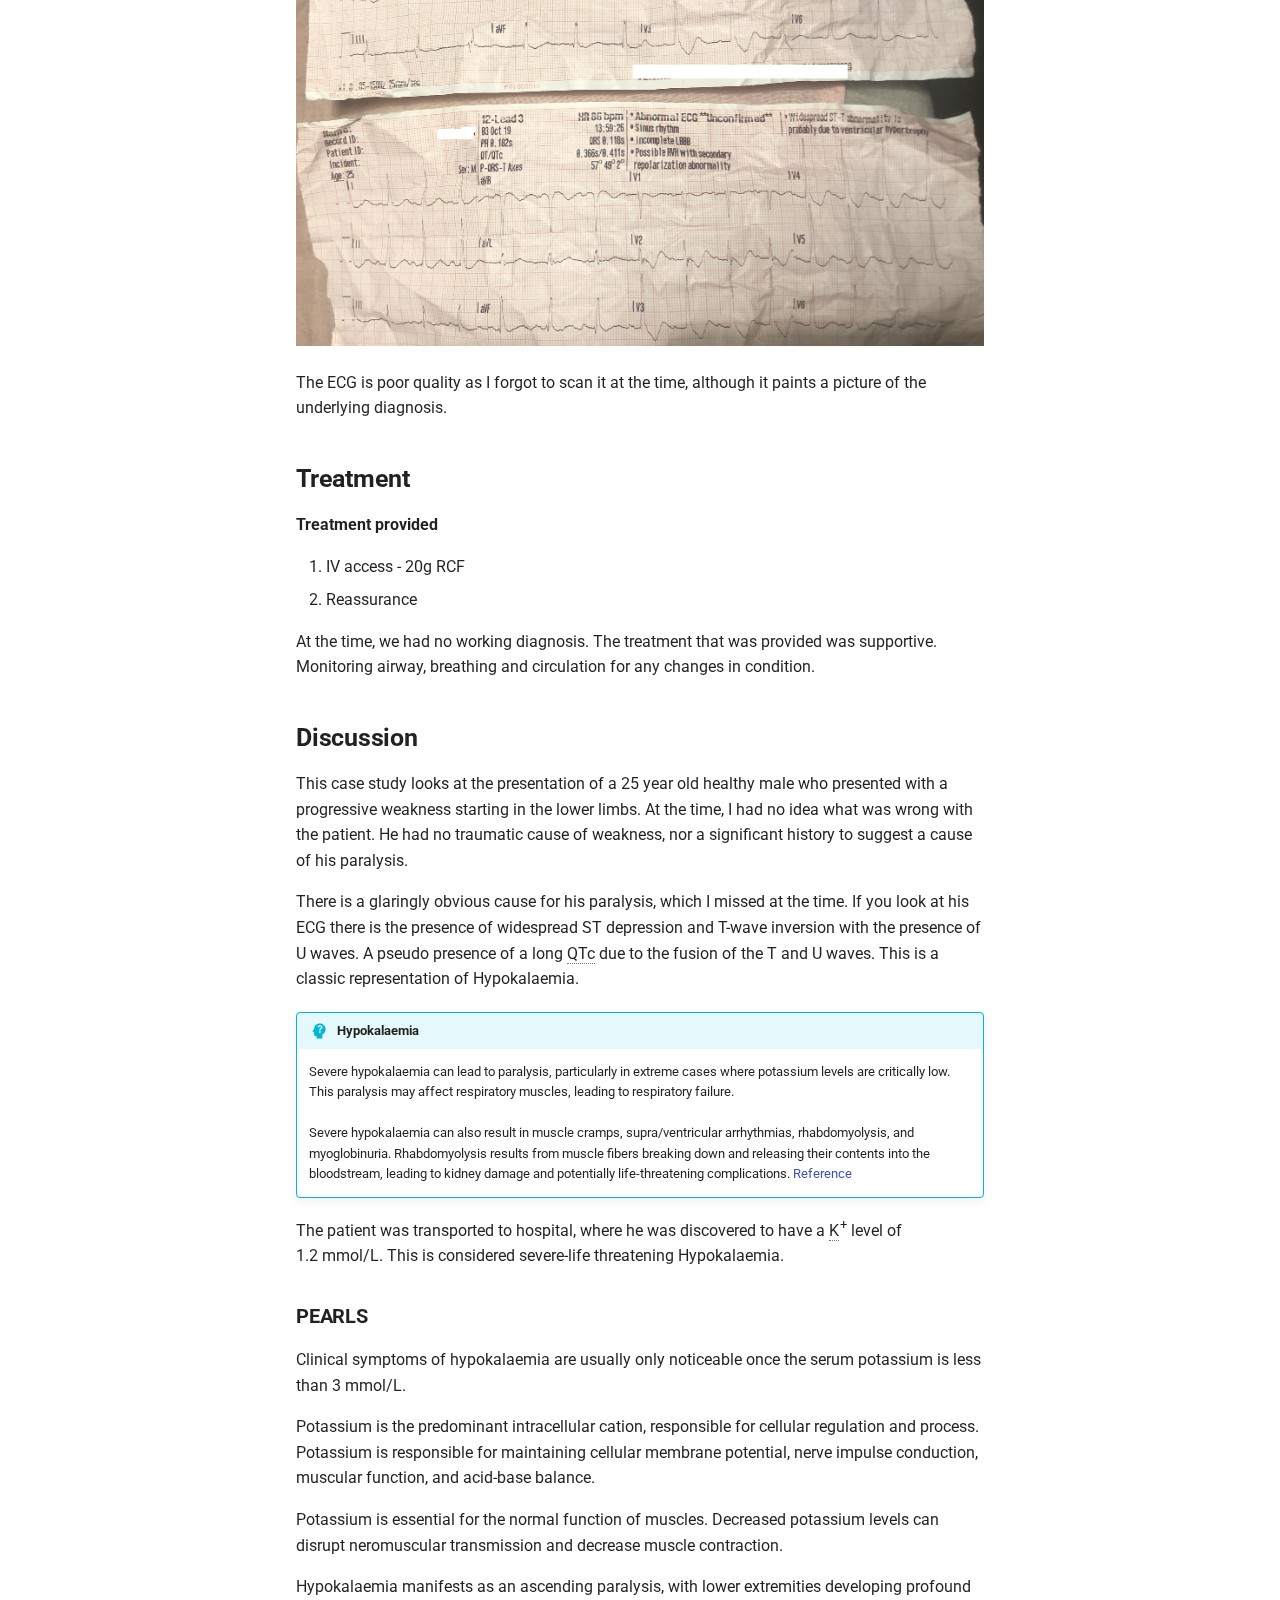
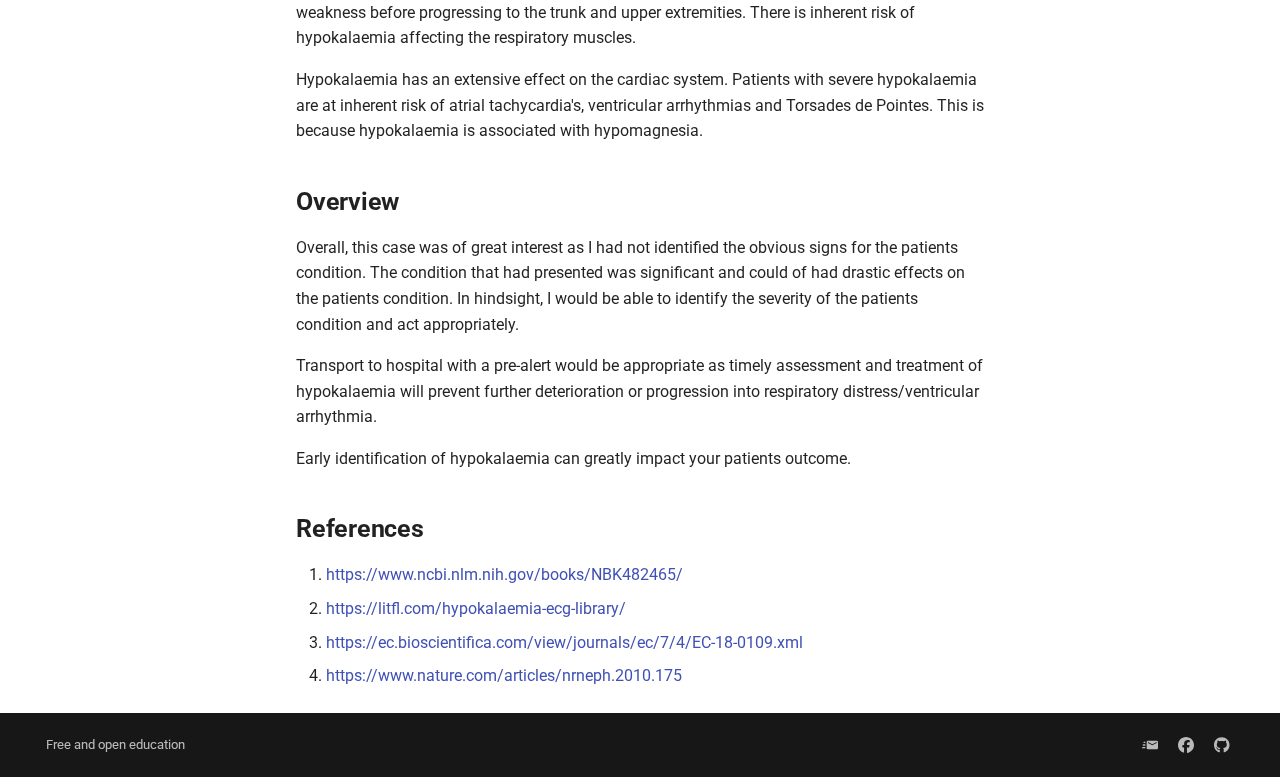
<file: site/Case Studies/case 1/index.html>
<!doctype html>
<html lang="en" class="no-js">
  <head>
    
      <meta charset="utf-8">
      <meta name="viewport" content="width=device-width,initial-scale=1">
      
        <meta name="description" content="A case study of progressive weakness in a 25 year old male">
      
      
      
      
        <link rel="prev" href="../../ECG/ECG%20Basics/">
      
      
        <link rel="next" href="../../Guides/General%20guide/">
      
      
      <link rel="icon" href="../../images/ambulance.png">
      <meta name="generator" content="mkdocs-1.6.0, mkdocs-material-9.5.30">
    
    
      
        <title>A case of progressive weakness - Penrith Education</title>
      
    
    
      <link rel="stylesheet" href="../../assets/stylesheets/main.3cba04c6.min.css">
      
        
        <link rel="stylesheet" href="../../assets/stylesheets/palette.06af60db.min.css">
      
      
  
  
    
    
  
  
  <style>:root{--md-admonition-icon--info:url('data:image/svg+xml;charset=utf-8,<svg xmlns="http://www.w3.org/2000/svg" viewBox="0 0 24 24"><path d="M13 3C9.23 3 6.19 5.95 6 9.66l-1.92 2.53c-.24.31 0 .81.42.81H6v3c0 1.11.89 2 2 2h1v3h7v-4.69c2.37-1.12 4-3.51 4-6.31 0-3.86-3.12-7-7-7m1 11h-2v-2h2v2m1.75-5.19c-.29.4-.66.69-1.11.93-.25.16-.42.33-.51.52-.09.18-.13.43-.13.74h-2c0-.5.11-.92.31-1.18.19-.27.54-.57 1.05-.91.26-.16.47-.36.61-.59.16-.23.23-.5.23-.82 0-.3-.08-.56-.26-.75-.18-.18-.44-.28-.75-.28a1 1 0 0 0-.66.23c-.18.16-.27.39-.28.69h-1.93l-.01-.03c-.01-.79.25-1.36.77-1.77.54-.39 1.24-.59 2.11-.59.93 0 1.66.23 2.19.68.54.45.81 1.06.81 1.82 0 .5-.15.91-.44 1.31Z"/></svg>');}</style>



    
    
      
    
    
      
        
        
        <link rel="preconnect" href="https://fonts.gstatic.com" crossorigin>
        <link rel="stylesheet" href="https://fonts.googleapis.com/css?family=Roboto:300,300i,400,400i,700,700i%7CRoboto+Mono:400,400i,700,700i&display=fallback">
        <style>:root{--md-text-font:"Roboto";--md-code-font:"Roboto Mono"}</style>
      
    
    
      <link rel="stylesheet" href="../../stylesheets/extra.css">
    
    <script>__md_scope=new URL("../..",location),__md_hash=e=>[...e].reduce((e,_)=>(e<<5)-e+_.charCodeAt(0),0),__md_get=(e,_=localStorage,t=__md_scope)=>JSON.parse(_.getItem(t.pathname+"."+e)),__md_set=(e,_,t=localStorage,a=__md_scope)=>{try{t.setItem(a.pathname+"."+e,JSON.stringify(_))}catch(e){}}</script>
    
      

    
    
      
        <meta  property="og:type"  content="website" >
      
        <meta  property="og:title"  content="A case of progressive weakness - Penrith Education" >
      
        <meta  property="og:description"  content="A case study of progressive weakness in a 25 year old male" >
      
        <meta  property="og:image"  content="./assets/images/social/Case Studies/case 1.png" >
      
        <meta  property="og:image:type"  content="image/png" >
      
        <meta  property="og:image:width"  content="1200" >
      
        <meta  property="og:image:height"  content="630" >
      
        <meta  property="og:url"  content="None" >
      
        <meta  name="twitter:card"  content="summary_large_image" >
      
        <meta  name="twitter:title"  content="A case of progressive weakness - Penrith Education" >
      
        <meta  name="twitter:description"  content="A case study of progressive weakness in a 25 year old male" >
      
        <meta  name="twitter:image"  content="./assets/images/social/Case Studies/case 1.png" >
      
    
    
   <link href="../../assets/stylesheets/glightbox.min.css" rel="stylesheet"/><style>
    html.glightbox-open { overflow: initial; height: 100%; }
    .gslide-title { margin-top: 0px; user-select: text; }
    .gslide-desc { color: #666; user-select: text; }
    .gslide-image img { background: white; }
    .gscrollbar-fixer { padding-right: 15px; }
    .gdesc-inner { font-size: 0.75rem; }
    body[data-md-color-scheme="slate"] .gdesc-inner { background: var(--md-default-bg-color);}
    body[data-md-color-scheme="slate"] .gslide-title { color: var(--md-default-fg-color);}
    body[data-md-color-scheme="slate"] .gslide-desc { color: var(--md-default-fg-color);}</style> <script src="../../assets/javascripts/glightbox.min.js"></script></head>
  
  
    
    
      
    
    
    
    
    <body dir="ltr" data-md-color-scheme="default" data-md-color-primary="blue-grey" data-md-color-accent="green">
  
    
    <input class="md-toggle" data-md-toggle="drawer" type="checkbox" id="__drawer" autocomplete="off">
    <input class="md-toggle" data-md-toggle="search" type="checkbox" id="__search" autocomplete="off">
    <label class="md-overlay" for="__drawer"></label>
    <div data-md-component="skip">
      
        
        <a href="#progressive-weakness" class="md-skip">
          Skip to content
        </a>
      
    </div>
    <div data-md-component="announce">
      
    </div>
    
    
      

  

<header class="md-header md-header--shadow" data-md-component="header">
  <nav class="md-header__inner md-grid" aria-label="Header">
    <a href="../.." title="Penrith Education" class="md-header__button md-logo" aria-label="Penrith Education" data-md-component="logo">
      
  
  <svg xmlns="http://www.w3.org/2000/svg" viewBox="0 0 512 512"><!--! Font Awesome Free 6.6.0 by @fontawesome - https://fontawesome.com License - https://fontawesome.com/license/free (Icons: CC BY 4.0, Fonts: SIL OFL 1.1, Code: MIT License) Copyright 2024 Fonticons, Inc.--><path d="M228.3 469.1 47.6 300.4c-4.2-3.9-8.2-8.1-11.9-12.4h87c22.6 0 43-13.6 51.7-34.5l10.5-25.2 49.3 109.5c3.8 8.5 12.1 14 21.4 14.1s17.8-5 22-13.3l42.4-84.9 1.7 3.4c9.5 19 28.9 31 50.1 31h104.5c-3.7 4.3-7.7 8.5-11.9 12.4L283.7 469.1c-7.5 7-17.4 10.9-27.7 10.9s-20.2-3.9-27.7-10.9zM503.7 240h-132c-3 0-5.8-1.7-7.2-4.4l-23.2-46.3c-4.1-8.1-12.4-13.3-21.5-13.3s-17.4 5.1-21.5 13.3l-41.4 82.8-51-113.9c-3.9-8.7-12.7-14.3-22.2-14.1s-18.1 5.9-21.8 14.8l-31.8 76.3c-1.2 3-4.2 4.9-7.4 4.9L16 240c-2.6 0-5 .4-7.3 1.1C3 225.2 0 208.2 0 190.9v-5.8c0-69.9 50.5-129.5 119.4-141 45.6-7.6 92 7.3 124.6 39.9l12 12 12-12c32.6-32.6 79-47.5 124.6-39.9 68.9 11.5 119.4 71.1 119.4 141v5.8c0 16.9-2.8 33.5-8.3 49.1z"/></svg>

    </a>
    <label class="md-header__button md-icon" for="__drawer">
      
      <svg xmlns="http://www.w3.org/2000/svg" viewBox="0 0 24 24"><path d="M3 6h18v2H3V6m0 5h18v2H3v-2m0 5h18v2H3v-2Z"/></svg>
    </label>
    <div class="md-header__title" data-md-component="header-title">
      <div class="md-header__ellipsis">
        <div class="md-header__topic">
          <span class="md-ellipsis">
            Penrith Education
          </span>
        </div>
        <div class="md-header__topic" data-md-component="header-topic">
          <span class="md-ellipsis">
            
              A case of progressive weakness
            
          </span>
        </div>
      </div>
    </div>
    
      
        <form class="md-header__option" data-md-component="palette">
  
    
    
    
    <input class="md-option" data-md-color-media="" data-md-color-scheme="default" data-md-color-primary="blue-grey" data-md-color-accent="green"  aria-label="Switch to dark mode"  type="radio" name="__palette" id="__palette_0">
    
      <label class="md-header__button md-icon" title="Switch to dark mode" for="__palette_1" hidden>
        <svg xmlns="http://www.w3.org/2000/svg" viewBox="0 0 24 24"><path d="m17.75 4.09-2.53 1.94.91 3.06-2.63-1.81-2.63 1.81.91-3.06-2.53-1.94L12.44 4l1.06-3 1.06 3 3.19.09m3.5 6.91-1.64 1.25.59 1.98-1.7-1.17-1.7 1.17.59-1.98L15.75 11l2.06-.05L18.5 9l.69 1.95 2.06.05m-2.28 4.95c.83-.08 1.72 1.1 1.19 1.85-.32.45-.66.87-1.08 1.27C15.17 23 8.84 23 4.94 19.07c-3.91-3.9-3.91-10.24 0-14.14.4-.4.82-.76 1.27-1.08.75-.53 1.93.36 1.85 1.19-.27 2.86.69 5.83 2.89 8.02a9.96 9.96 0 0 0 8.02 2.89m-1.64 2.02a12.08 12.08 0 0 1-7.8-3.47c-2.17-2.19-3.33-5-3.49-7.82-2.81 3.14-2.7 7.96.31 10.98 3.02 3.01 7.84 3.12 10.98.31Z"/></svg>
      </label>
    
  
    
    
    
    <input class="md-option" data-md-color-media="" data-md-color-scheme="slate" data-md-color-primary="black" data-md-color-accent="green"  aria-label="Switch to light mode"  type="radio" name="__palette" id="__palette_1">
    
      <label class="md-header__button md-icon" title="Switch to light mode" for="__palette_0" hidden>
        <svg xmlns="http://www.w3.org/2000/svg" viewBox="0 0 24 24"><path d="M12 7a5 5 0 0 1 5 5 5 5 0 0 1-5 5 5 5 0 0 1-5-5 5 5 0 0 1 5-5m0 2a3 3 0 0 0-3 3 3 3 0 0 0 3 3 3 3 0 0 0 3-3 3 3 0 0 0-3-3m0-7 2.39 3.42C13.65 5.15 12.84 5 12 5c-.84 0-1.65.15-2.39.42L12 2M3.34 7l4.16-.35A7.2 7.2 0 0 0 5.94 8.5c-.44.74-.69 1.5-.83 2.29L3.34 7m.02 10 1.76-3.77a7.131 7.131 0 0 0 2.38 4.14L3.36 17M20.65 7l-1.77 3.79a7.023 7.023 0 0 0-2.38-4.15l4.15.36m-.01 10-4.14.36c.59-.51 1.12-1.14 1.54-1.86.42-.73.69-1.5.83-2.29L20.64 17M12 22l-2.41-3.44c.74.27 1.55.44 2.41.44.82 0 1.63-.17 2.37-.44L12 22Z"/></svg>
      </label>
    
  
</form>
      
    
    
      <script>var media,input,key,value,palette=__md_get("__palette");if(palette&&palette.color){"(prefers-color-scheme)"===palette.color.media&&(media=matchMedia("(prefers-color-scheme: light)"),input=document.querySelector(media.matches?"[data-md-color-media='(prefers-color-scheme: light)']":"[data-md-color-media='(prefers-color-scheme: dark)']"),palette.color.media=input.getAttribute("data-md-color-media"),palette.color.scheme=input.getAttribute("data-md-color-scheme"),palette.color.primary=input.getAttribute("data-md-color-primary"),palette.color.accent=input.getAttribute("data-md-color-accent"));for([key,value]of Object.entries(palette.color))document.body.setAttribute("data-md-color-"+key,value)}</script>
    
    
    
      <label class="md-header__button md-icon" for="__search">
        
        <svg xmlns="http://www.w3.org/2000/svg" viewBox="0 0 24 24"><path d="M9.5 3A6.5 6.5 0 0 1 16 9.5c0 1.61-.59 3.09-1.56 4.23l.27.27h.79l5 5-1.5 1.5-5-5v-.79l-.27-.27A6.516 6.516 0 0 1 9.5 16 6.5 6.5 0 0 1 3 9.5 6.5 6.5 0 0 1 9.5 3m0 2C7 5 5 7 5 9.5S7 14 9.5 14 14 12 14 9.5 12 5 9.5 5Z"/></svg>
      </label>
      <div class="md-search" data-md-component="search" role="dialog">
  <label class="md-search__overlay" for="__search"></label>
  <div class="md-search__inner" role="search">
    <form class="md-search__form" name="search">
      <input type="text" class="md-search__input" name="query" aria-label="Search" placeholder="Search" autocapitalize="off" autocorrect="off" autocomplete="off" spellcheck="false" data-md-component="search-query" required>
      <label class="md-search__icon md-icon" for="__search">
        
        <svg xmlns="http://www.w3.org/2000/svg" viewBox="0 0 24 24"><path d="M9.5 3A6.5 6.5 0 0 1 16 9.5c0 1.61-.59 3.09-1.56 4.23l.27.27h.79l5 5-1.5 1.5-5-5v-.79l-.27-.27A6.516 6.516 0 0 1 9.5 16 6.5 6.5 0 0 1 3 9.5 6.5 6.5 0 0 1 9.5 3m0 2C7 5 5 7 5 9.5S7 14 9.5 14 14 12 14 9.5 12 5 9.5 5Z"/></svg>
        
        <svg xmlns="http://www.w3.org/2000/svg" viewBox="0 0 24 24"><path d="M20 11v2H8l5.5 5.5-1.42 1.42L4.16 12l7.92-7.92L13.5 5.5 8 11h12Z"/></svg>
      </label>
      <nav class="md-search__options" aria-label="Search">
        
        <button type="reset" class="md-search__icon md-icon" title="Clear" aria-label="Clear" tabindex="-1">
          
          <svg xmlns="http://www.w3.org/2000/svg" viewBox="0 0 24 24"><path d="M19 6.41 17.59 5 12 10.59 6.41 5 5 6.41 10.59 12 5 17.59 6.41 19 12 13.41 17.59 19 19 17.59 13.41 12 19 6.41Z"/></svg>
        </button>
      </nav>
      
        <div class="md-search__suggest" data-md-component="search-suggest"></div>
      
    </form>
    <div class="md-search__output">
      <div class="md-search__scrollwrap" tabindex="0" data-md-scrollfix>
        <div class="md-search-result" data-md-component="search-result">
          <div class="md-search-result__meta">
            Initializing search
          </div>
          <ol class="md-search-result__list" role="presentation"></ol>
        </div>
      </div>
    </div>
  </div>
</div>
    
    
  </nav>
  
</header>
    
    <div class="md-container" data-md-component="container">
      
      
        
          
        
      
      <main class="md-main" data-md-component="main">
        <div class="md-main__inner md-grid">
          
            
              
              <div class="md-sidebar md-sidebar--primary" data-md-component="sidebar" data-md-type="navigation" >
                <div class="md-sidebar__scrollwrap">
                  <div class="md-sidebar__inner">
                    



<nav class="md-nav md-nav--primary" aria-label="Navigation" data-md-level="0">
  <label class="md-nav__title" for="__drawer">
    <a href="../.." title="Penrith Education" class="md-nav__button md-logo" aria-label="Penrith Education" data-md-component="logo">
      
  
  <svg xmlns="http://www.w3.org/2000/svg" viewBox="0 0 512 512"><!--! Font Awesome Free 6.6.0 by @fontawesome - https://fontawesome.com License - https://fontawesome.com/license/free (Icons: CC BY 4.0, Fonts: SIL OFL 1.1, Code: MIT License) Copyright 2024 Fonticons, Inc.--><path d="M228.3 469.1 47.6 300.4c-4.2-3.9-8.2-8.1-11.9-12.4h87c22.6 0 43-13.6 51.7-34.5l10.5-25.2 49.3 109.5c3.8 8.5 12.1 14 21.4 14.1s17.8-5 22-13.3l42.4-84.9 1.7 3.4c9.5 19 28.9 31 50.1 31h104.5c-3.7 4.3-7.7 8.5-11.9 12.4L283.7 469.1c-7.5 7-17.4 10.9-27.7 10.9s-20.2-3.9-27.7-10.9zM503.7 240h-132c-3 0-5.8-1.7-7.2-4.4l-23.2-46.3c-4.1-8.1-12.4-13.3-21.5-13.3s-17.4 5.1-21.5 13.3l-41.4 82.8-51-113.9c-3.9-8.7-12.7-14.3-22.2-14.1s-18.1 5.9-21.8 14.8l-31.8 76.3c-1.2 3-4.2 4.9-7.4 4.9L16 240c-2.6 0-5 .4-7.3 1.1C3 225.2 0 208.2 0 190.9v-5.8c0-69.9 50.5-129.5 119.4-141 45.6-7.6 92 7.3 124.6 39.9l12 12 12-12c32.6-32.6 79-47.5 124.6-39.9 68.9 11.5 119.4 71.1 119.4 141v5.8c0 16.9-2.8 33.5-8.3 49.1z"/></svg>

    </a>
    Penrith Education
  </label>
  
  <ul class="md-nav__list" data-md-scrollfix>
    
      
      
  
  
  
  
    <li class="md-nav__item">
      <a href="../.." class="md-nav__link">
        
  
  <span class="md-ellipsis">
    Home
  </span>
  

      </a>
    </li>
  

    
      
      
  
  
  
  
    
    
    
      
        
        
      
    
    
    <li class="md-nav__item md-nav__item--section md-nav__item--nested">
      
        
        
          
        
        <input class="md-nav__toggle md-toggle md-toggle--indeterminate" type="checkbox" id="__nav_2" >
        
          
          <label class="md-nav__link" for="__nav_2" id="__nav_2_label" tabindex="">
            
  
  <span class="md-ellipsis">
    Toxicology
  </span>
  

            <span class="md-nav__icon md-icon"></span>
          </label>
        
        <nav class="md-nav" data-md-level="1" aria-labelledby="__nav_2_label" aria-expanded="false">
          <label class="md-nav__title" for="__nav_2">
            <span class="md-nav__icon md-icon"></span>
            Toxicology
          </label>
          <ul class="md-nav__list" data-md-scrollfix>
            
              
                
  
  
  
  
    <li class="md-nav__item">
      <a href="../../Toxicology/Beta-blocker/" class="md-nav__link">
        
  
    <svg xmlns="http://www.w3.org/2000/svg" viewBox="0 0 24 24"><path d="M10.5 15H8v-3h2.5V9.5h3V12H16v3h-2.5v2.5h-3V15M19 8v11c0 1.1-.9 2-2 2H7c-1.1 0-2-.9-2-2V8c0-1.1.9-2 2-2h10c1.1 0 2 .9 2 2m-2 0H7v11h10V8m1-5H6v2h12V3"/></svg>
  
  <span class="md-ellipsis">
    Beta Blockers
  </span>
  

      </a>
    </li>
  

              
            
              
                
  
  
  
  
    <li class="md-nav__item">
      <a href="../../Toxicology/Calcium%20channel%20blockers/" class="md-nav__link">
        
  
  <span class="md-ellipsis">
    Calcium channel blockers
  </span>
  

      </a>
    </li>
  

              
            
          </ul>
        </nav>
      
    </li>
  

    
      
      
  
  
  
  
    
    
    
      
        
        
      
    
    
    <li class="md-nav__item md-nav__item--section md-nav__item--nested">
      
        
        
          
        
        <input class="md-nav__toggle md-toggle md-toggle--indeterminate" type="checkbox" id="__nav_3" >
        
          
          <label class="md-nav__link" for="__nav_3" id="__nav_3_label" tabindex="">
            
  
  <span class="md-ellipsis">
    Cardiac
  </span>
  

            <span class="md-nav__icon md-icon"></span>
          </label>
        
        <nav class="md-nav" data-md-level="1" aria-labelledby="__nav_3_label" aria-expanded="false">
          <label class="md-nav__title" for="__nav_3">
            <span class="md-nav__icon md-icon"></span>
            Cardiac
          </label>
          <ul class="md-nav__list" data-md-scrollfix>
            
              
                
  
  
  
  
    <li class="md-nav__item">
      <a href="../../ECG/Cardiac%20action%20potential/" class="md-nav__link">
        
  
  <span class="md-ellipsis">
    Cardiac action potential
  </span>
  

      </a>
    </li>
  

              
            
              
                
  
  
  
  
    <li class="md-nav__item">
      <a href="../../ECG/ECG%20Basics/" class="md-nav__link">
        
  
  <span class="md-ellipsis">
    ECG Interpretation
  </span>
  

      </a>
    </li>
  

              
            
          </ul>
        </nav>
      
    </li>
  

    
      
      
  
  
    
  
  
  
    
    
    
      
        
        
      
    
    
    <li class="md-nav__item md-nav__item--active md-nav__item--section md-nav__item--nested">
      
        
        
        <input class="md-nav__toggle md-toggle " type="checkbox" id="__nav_4" checked>
        
          
          <label class="md-nav__link" for="__nav_4" id="__nav_4_label" tabindex="">
            
  
  <span class="md-ellipsis">
    Case studies
  </span>
  

            <span class="md-nav__icon md-icon"></span>
          </label>
        
        <nav class="md-nav" data-md-level="1" aria-labelledby="__nav_4_label" aria-expanded="true">
          <label class="md-nav__title" for="__nav_4">
            <span class="md-nav__icon md-icon"></span>
            Case studies
          </label>
          <ul class="md-nav__list" data-md-scrollfix>
            
              
                
  
  
    
  
  
  
    <li class="md-nav__item md-nav__item--active">
      
      <input class="md-nav__toggle md-toggle" type="checkbox" id="__toc">
      
      
        
      
      
        <label class="md-nav__link md-nav__link--active" for="__toc">
          
  
  <span class="md-ellipsis">
    Case 1
  </span>
  

          <span class="md-nav__icon md-icon"></span>
        </label>
      
      <a href="./" class="md-nav__link md-nav__link--active">
        
  
  <span class="md-ellipsis">
    Case 1
  </span>
  

      </a>
      
        

<nav class="md-nav md-nav--secondary" aria-label="Table of contents">
  
  
  
    
  
  
    <label class="md-nav__title" for="__toc">
      <span class="md-nav__icon md-icon"></span>
      Table of contents
    </label>
    <ul class="md-nav__list" data-md-component="toc" data-md-scrollfix>
      
        <li class="md-nav__item">
  <a href="#on-arrival-at-the-residence" class="md-nav__link">
    <span class="md-ellipsis">
      On arrival at the residence
    </span>
  </a>
  
</li>
      
        <li class="md-nav__item">
  <a href="#history-of-presenting-illness" class="md-nav__link">
    <span class="md-ellipsis">
      History of presenting illness
    </span>
  </a>
  
</li>
      
        <li class="md-nav__item">
  <a href="#treatment" class="md-nav__link">
    <span class="md-ellipsis">
      Treatment
    </span>
  </a>
  
</li>
      
        <li class="md-nav__item">
  <a href="#discussion" class="md-nav__link">
    <span class="md-ellipsis">
      Discussion
    </span>
  </a>
  
    <nav class="md-nav" aria-label="Discussion">
      <ul class="md-nav__list">
        
          <li class="md-nav__item">
  <a href="#pearls" class="md-nav__link">
    <span class="md-ellipsis">
      PEARLS
    </span>
  </a>
  
</li>
        
      </ul>
    </nav>
  
</li>
      
        <li class="md-nav__item">
  <a href="#overview" class="md-nav__link">
    <span class="md-ellipsis">
      Overview
    </span>
  </a>
  
</li>
      
        <li class="md-nav__item">
  <a href="#references" class="md-nav__link">
    <span class="md-ellipsis">
      References
    </span>
  </a>
  
</li>
      
    </ul>
  
</nav>
      
    </li>
  

              
            
          </ul>
        </nav>
      
    </li>
  

    
      
      
  
  
  
  
    
    
    
      
        
        
      
    
    
    <li class="md-nav__item md-nav__item--section md-nav__item--nested">
      
        
        
          
        
        <input class="md-nav__toggle md-toggle md-toggle--indeterminate" type="checkbox" id="__nav_5" >
        
          
          <label class="md-nav__link" for="__nav_5" id="__nav_5_label" tabindex="">
            
  
  <span class="md-ellipsis">
    Contribution guides
  </span>
  

            <span class="md-nav__icon md-icon"></span>
          </label>
        
        <nav class="md-nav" data-md-level="1" aria-labelledby="__nav_5_label" aria-expanded="false">
          <label class="md-nav__title" for="__nav_5">
            <span class="md-nav__icon md-icon"></span>
            Contribution guides
          </label>
          <ul class="md-nav__list" data-md-scrollfix>
            
              
                
  
  
  
  
    <li class="md-nav__item">
      <a href="../../Guides/General%20guide/" class="md-nav__link">
        
  
  <span class="md-ellipsis">
    General guide
  </span>
  

      </a>
    </li>
  

              
            
              
                
  
  
  
  
    <li class="md-nav__item">
      <a href="../../Guides/Case%20study%20guide/" class="md-nav__link">
        
  
  <span class="md-ellipsis">
    Case Study guide
  </span>
  

      </a>
    </li>
  

              
            
              
                
  
  
  
  
    <li class="md-nav__item">
      <a href="../../Guides/Markdown%20guide/" class="md-nav__link">
        
  
  <span class="md-ellipsis">
    Markdown help
  </span>
  

      </a>
    </li>
  

              
            
          </ul>
        </nav>
      
    </li>
  

    
  </ul>
</nav>
                  </div>
                </div>
              </div>
            
            
              
              <div class="md-sidebar md-sidebar--secondary" data-md-component="sidebar" data-md-type="toc" >
                <div class="md-sidebar__scrollwrap">
                  <div class="md-sidebar__inner">
                    

<nav class="md-nav md-nav--secondary" aria-label="Table of contents">
  
  
  
    
  
  
    <label class="md-nav__title" for="__toc">
      <span class="md-nav__icon md-icon"></span>
      Table of contents
    </label>
    <ul class="md-nav__list" data-md-component="toc" data-md-scrollfix>
      
        <li class="md-nav__item">
  <a href="#on-arrival-at-the-residence" class="md-nav__link">
    <span class="md-ellipsis">
      On arrival at the residence
    </span>
  </a>
  
</li>
      
        <li class="md-nav__item">
  <a href="#history-of-presenting-illness" class="md-nav__link">
    <span class="md-ellipsis">
      History of presenting illness
    </span>
  </a>
  
</li>
      
        <li class="md-nav__item">
  <a href="#treatment" class="md-nav__link">
    <span class="md-ellipsis">
      Treatment
    </span>
  </a>
  
</li>
      
        <li class="md-nav__item">
  <a href="#discussion" class="md-nav__link">
    <span class="md-ellipsis">
      Discussion
    </span>
  </a>
  
    <nav class="md-nav" aria-label="Discussion">
      <ul class="md-nav__list">
        
          <li class="md-nav__item">
  <a href="#pearls" class="md-nav__link">
    <span class="md-ellipsis">
      PEARLS
    </span>
  </a>
  
</li>
        
      </ul>
    </nav>
  
</li>
      
        <li class="md-nav__item">
  <a href="#overview" class="md-nav__link">
    <span class="md-ellipsis">
      Overview
    </span>
  </a>
  
</li>
      
        <li class="md-nav__item">
  <a href="#references" class="md-nav__link">
    <span class="md-ellipsis">
      References
    </span>
  </a>
  
</li>
      
    </ul>
  
</nav>
                  </div>
                </div>
              </div>
            
          
          
            <div class="md-content" data-md-component="content">
              <article class="md-content__inner md-typeset">
                
                  


<h1 id="progressive-weakness">Progressive weakness</h1>
<p>This case study analyses a case of progressive weakness in a 25 year old male. The initial call was a 2B - sick person. The caller statement was: "Son is sick". No further information was provided. The caller was NESB so information was limited. It was a particularly busy day and the patient had been waiting roughly 5 hours for an ambulance to arrive. </p>
<h2 id="on-arrival-at-the-residence">On arrival at the residence</h2>
<p>The patient was situated in a town house in his bedroom, up a narrow winding staircase. Initial impression:</p>
<ol>
<li>Airway - patent</li>
<li>Breathing - present</li>
<li>Circulation - Radial pulses, pink and warm</li>
<li>Disability - GCS 15</li>
<li>Exposure - Warm summers day, nil concerns</li>
</ol>
<h2 id="history-of-presenting-illness">History of presenting illness</h2>
<p>The patient states to paramedics that he has been having a roughly 1 month history of progressive weakness in his lower limbs. He states difficulty walking up and down the stairs, increased weakness in the gym. Pt denies any issues with upper limb strength in the previous month. </p>
<p>He further states that he had a rapid increase in weakness in the past 24 hours. The weakness had progressed slowly to his upper limbs. At the time of assessment the patient was able to lift his head from the bed, flex his arms very slightly, and had nil ability to lift his legs. He had bilateral grip strength, which was weak. Bilateral foot extension/flexion which was also weak. </p>
<p>The patient denies recent illness, nausea, vomiting, diarrhoea, headaches, visual disturbance, chest pain, SOB. The patient denies any trauma. C-spine non-tender. </p>
<p>He reports being able to walk to the toilet in the early morning, although unable to move at all at time of assessment. </p>
<p>He has a PmHx of Asthma which he takes Ventolin for. Denies Allergies.</p>
<p><strong>Observations</strong></p>
<ol>
<li>HR: 68</li>
<li>RR: 14</li>
<li>BP: 135/89</li>
<li>TEMP: 36.6</li>
<li>BSL: 6.8</li>
<li>GCS: 15</li>
<li>Pupils: PEARL 4mm</li>
</ol>
<p><strong>ECG</strong></p>
<p><a class="glightbox" href="../../assets/weaknessECG.jpeg" data-type="image" data-width="100%" data-height="auto" data-desc-position="bottom"><img alt="Weakness ECG" src="../../assets/weaknessECG.jpeg" /></a></p>
<p>The ECG is poor quality as I forgot to scan it at the time, although it paints a picture of the underlying diagnosis.</p>
<h2 id="treatment">Treatment</h2>
<p><strong>Treatment provided</strong></p>
<ol>
<li>IV access - 20g RCF</li>
<li>Reassurance</li>
</ol>
<p>At the time, we had no working diagnosis. The treatment that was provided was supportive. Monitoring airway, breathing and circulation for any changes in condition. </p>
<h2 id="discussion">Discussion</h2>
<p>This case study looks at the presentation of a 25 year old healthy male who presented with a progressive weakness starting in the lower limbs. At the time, I had no idea what was wrong with the patient. He had no traumatic cause of weakness, nor a significant history to suggest a cause of his paralysis. </p>
<p>There is a glaringly obvious cause for his paralysis, which I missed at the time. If you look at his ECG there is the presence of widespread ST depression and T-wave inversion with the presence of U waves. A pseudo presence of a long <abbr title="Corrected QT Interval">QTc</abbr> due to the fusion of the T and U waves. This is a classic representation of Hypokalaemia. </p>
<div class="admonition info">
<p class="admonition-title">Hypokalaemia</p>
<p>Severe hypokalaemia can lead to paralysis, particularly in extreme cases where potassium levels are critically low. This paralysis may affect respiratory muscles, leading to respiratory failure. <br><br>Severe hypokalaemia can also result in muscle cramps, supra/ventricular arrhythmias, rhabdomyolysis, and myoglobinuria. Rhabdomyolysis results from muscle fibers breaking down and releasing their contents into the bloodstream, leading to kidney damage and potentially life-threatening complications. <a href="https://www.ncbi.nlm.nih.gov/books/NBK482465/">Reference</a></p>
</div>
<p>The patient was transported to hospital, where he was discovered to have a <abbr title="Potassium">K</abbr><sup>+</sup> level of <br>1.2 mmol/L. This is considered severe-life threatening Hypokalaemia. </p>
<h3 id="pearls">PEARLS</h3>
<p>Clinical symptoms of hypokalaemia are usually only noticeable once the serum potassium is less than 3 mmol/L. </p>
<p>Potassium is the predominant intracellular cation, responsible for cellular regulation and process. Potassium is responsible for maintaining cellular membrane potential, nerve impulse conduction, muscular function, and acid-base balance.</p>
<p>Potassium is essential for the normal function of muscles. Decreased potassium levels can disrupt neromuscular transmission and decrease muscle contraction. </p>
<p>Hypokalaemia manifests as an ascending paralysis, with lower extremities developing profound weakness before progressing to the trunk and upper extremities. There is inherent risk of hypokalaemia affecting the respiratory muscles. </p>
<p>Hypokalaemia has an extensive effect on the cardiac system. Patients with severe hypokalaemia are at inherent risk of atrial tachycardia's, ventricular arrhythmias and Torsades de Pointes. This is because hypokalaemia is associated with hypomagnesia. </p>
<h2 id="overview">Overview</h2>
<p>Overall, this case was of great interest as I had not identified the obvious signs for the patients condition. The condition that had presented was significant and could of had drastic effects on the patients condition. In hindsight, I would be able to identify the severity of the patients condition and act appropriately. </p>
<p>Transport to hospital with a pre-alert would be appropriate as timely assessment and treatment of hypokalaemia will prevent further deterioration or progression into respiratory distress/ventricular arrhythmia. </p>
<p>Early identification of hypokalaemia can greatly impact your patients outcome.</p>
<h2 id="references">References</h2>
<ol>
<li><a href="https://www.ncbi.nlm.nih.gov/books/NBK482465/">https://www.ncbi.nlm.nih.gov/books/NBK482465/</a></li>
<li><a href="https://litfl.com/hypokalaemia-ecg-library/">https://litfl.com/hypokalaemia-ecg-library/</a></li>
<li><a href="https://ec.bioscientifica.com/view/journals/ec/7/4/EC-18-0109.xml">https://ec.bioscientifica.com/view/journals/ec/7/4/EC-18-0109.xml</a></li>
<li><a href="https://www.nature.com/articles/nrneph.2010.175">https://www.nature.com/articles/nrneph.2010.175</a></li>
</ol>







  
  






                
              </article>
            </div>
          
          
<script>var target=document.getElementById(location.hash.slice(1));target&&target.name&&(target.checked=target.name.startsWith("__tabbed_"))</script>
        </div>
        
          <button type="button" class="md-top md-icon" data-md-component="top" hidden>
  
  <svg xmlns="http://www.w3.org/2000/svg" viewBox="0 0 24 24"><path d="M13 20h-2V8l-5.5 5.5-1.42-1.42L12 4.16l7.92 7.92-1.42 1.42L13 8v12Z"/></svg>
  Back to top
</button>
        
      </main>
      
        <footer class="md-footer">
  
  <div class="md-footer-meta md-typeset">
    <div class="md-footer-meta__inner md-grid">
      <div class="md-copyright">
  
    <div class="md-copyright__highlight">
      Free and open education
    </div>
  
  
</div>
      
        <div class="md-social">
  
    
    
    
    
    <a href="mailto:submissions@penrith.education" target="_blank" rel="noopener" title="Something wrong? Email us." class="md-social__link">
      <svg xmlns="http://www.w3.org/2000/svg" viewBox="0 0 24 24"><path d="M22 5.5H9c-1.1 0-2 .9-2 2v9a2 2 0 0 0 2 2h13c1.11 0 2-.89 2-2v-9a2 2 0 0 0-2-2m0 3.67-6.5 3.33L9 9.17V7.5l6.5 3.31L22 7.5v1.67M5 16.5c0 .17.03.33.05.5H1c-.552 0-1-.45-1-1s.448-1 1-1h4v1.5M3 7h2.05c-.02.17-.05.33-.05.5V9H3c-.55 0-1-.45-1-1s.45-1 1-1m-2 5c0-.55.45-1 1-1h3v2H2c-.55 0-1-.45-1-1Z"/></svg>
    </a>
  
    
    
    
    
    <a href="https://www.facebook.com/groups/350502002252540" target="_blank" rel="noopener" title="WSNBM Clinical Express" class="md-social__link">
      <svg xmlns="http://www.w3.org/2000/svg" viewBox="0 0 512 512"><!--! Font Awesome Free 6.6.0 by @fontawesome - https://fontawesome.com License - https://fontawesome.com/license/free (Icons: CC BY 4.0, Fonts: SIL OFL 1.1, Code: MIT License) Copyright 2024 Fonticons, Inc.--><path d="M512 256C512 114.6 397.4 0 256 0S0 114.6 0 256c0 120 82.7 220.8 194.2 248.5V334.2h-52.8V256h52.8v-33.7c0-87.1 39.4-127.5 125-127.5 16.2 0 44.2 3.2 55.7 6.4V172c-6-.6-16.5-1-29.6-1-42 0-58.2 15.9-58.2 57.2V256h83.6l-14.4 78.2H287v175.9C413.8 494.8 512 386.9 512 256z"/></svg>
    </a>
  
    
    
    
    
    <a href="https://github.com/JoshuaFoster123/Penrith-Education" target="_blank" rel="noopener" title="View source on github" class="md-social__link">
      <svg xmlns="http://www.w3.org/2000/svg" viewBox="0 0 496 512"><!--! Font Awesome Free 6.6.0 by @fontawesome - https://fontawesome.com License - https://fontawesome.com/license/free (Icons: CC BY 4.0, Fonts: SIL OFL 1.1, Code: MIT License) Copyright 2024 Fonticons, Inc.--><path d="M165.9 397.4c0 2-2.3 3.6-5.2 3.6-3.3.3-5.6-1.3-5.6-3.6 0-2 2.3-3.6 5.2-3.6 3-.3 5.6 1.3 5.6 3.6zm-31.1-4.5c-.7 2 1.3 4.3 4.3 4.9 2.6 1 5.6 0 6.2-2s-1.3-4.3-4.3-5.2c-2.6-.7-5.5.3-6.2 2.3zm44.2-1.7c-2.9.7-4.9 2.6-4.6 4.9.3 2 2.9 3.3 5.9 2.6 2.9-.7 4.9-2.6 4.6-4.6-.3-1.9-3-3.2-5.9-2.9zM244.8 8C106.1 8 0 113.3 0 252c0 110.9 69.8 205.8 169.5 239.2 12.8 2.3 17.3-5.6 17.3-12.1 0-6.2-.3-40.4-.3-61.4 0 0-70 15-84.7-29.8 0 0-11.4-29.1-27.8-36.6 0 0-22.9-15.7 1.6-15.4 0 0 24.9 2 38.6 25.8 21.9 38.6 58.6 27.5 72.9 20.9 2.3-16 8.8-27.1 16-33.7-55.9-6.2-112.3-14.3-112.3-110.5 0-27.5 7.6-41.3 23.6-58.9-2.6-6.5-11.1-33.3 2.6-67.9 20.9-6.5 69 27 69 27 20-5.6 41.5-8.5 62.8-8.5s42.8 2.9 62.8 8.5c0 0 48.1-33.6 69-27 13.7 34.7 5.2 61.4 2.6 67.9 16 17.7 25.8 31.5 25.8 58.9 0 96.5-58.9 104.2-114.8 110.5 9.2 7.9 17 22.9 17 46.4 0 33.7-.3 75.4-.3 83.6 0 6.5 4.6 14.4 17.3 12.1C428.2 457.8 496 362.9 496 252 496 113.3 383.5 8 244.8 8zM97.2 352.9c-1.3 1-1 3.3.7 5.2 1.6 1.6 3.9 2.3 5.2 1 1.3-1 1-3.3-.7-5.2-1.6-1.6-3.9-2.3-5.2-1zm-10.8-8.1c-.7 1.3.3 2.9 2.3 3.9 1.6 1 3.6.7 4.3-.7.7-1.3-.3-2.9-2.3-3.9-2-.6-3.6-.3-4.3.7zm32.4 35.6c-1.6 1.3-1 4.3 1.3 6.2 2.3 2.3 5.2 2.6 6.5 1 1.3-1.3.7-4.3-1.3-6.2-2.2-2.3-5.2-2.6-6.5-1zm-11.4-14.7c-1.6 1-1.6 3.6 0 5.9 1.6 2.3 4.3 3.3 5.6 2.3 1.6-1.3 1.6-3.9 0-6.2-1.4-2.3-4-3.3-5.6-2z"/></svg>
    </a>
  
</div>
      
    </div>
  </div>
</footer>
      
    </div>
    <div class="md-dialog" data-md-component="dialog">
      <div class="md-dialog__inner md-typeset"></div>
    </div>
    
    
    <script id="__config" type="application/json">{"base": "../..", "features": ["content.code.copy", "navigation.sections", "navigation.top", "search.suggest", "navigation.expand"], "search": "../../assets/javascripts/workers/search.b8dbb3d2.min.js", "translations": {"clipboard.copied": "Copied to clipboard", "clipboard.copy": "Copy to clipboard", "search.result.more.one": "1 more on this page", "search.result.more.other": "# more on this page", "search.result.none": "No matching documents", "search.result.one": "1 matching document", "search.result.other": "# matching documents", "search.result.placeholder": "Type to start searching", "search.result.term.missing": "Missing", "select.version": "Select version"}}</script>
    
    
      <script src="../../assets/javascripts/bundle.fe8b6f2b.min.js"></script>
      
    
  <script>document$.subscribe(() => {const lightbox = GLightbox({"touchNavigation": true, "loop": false, "zoomable": true, "draggable": true, "openEffect": "zoom", "closeEffect": "zoom", "slideEffect": "slide"});})</script></body>
</html>
</file>
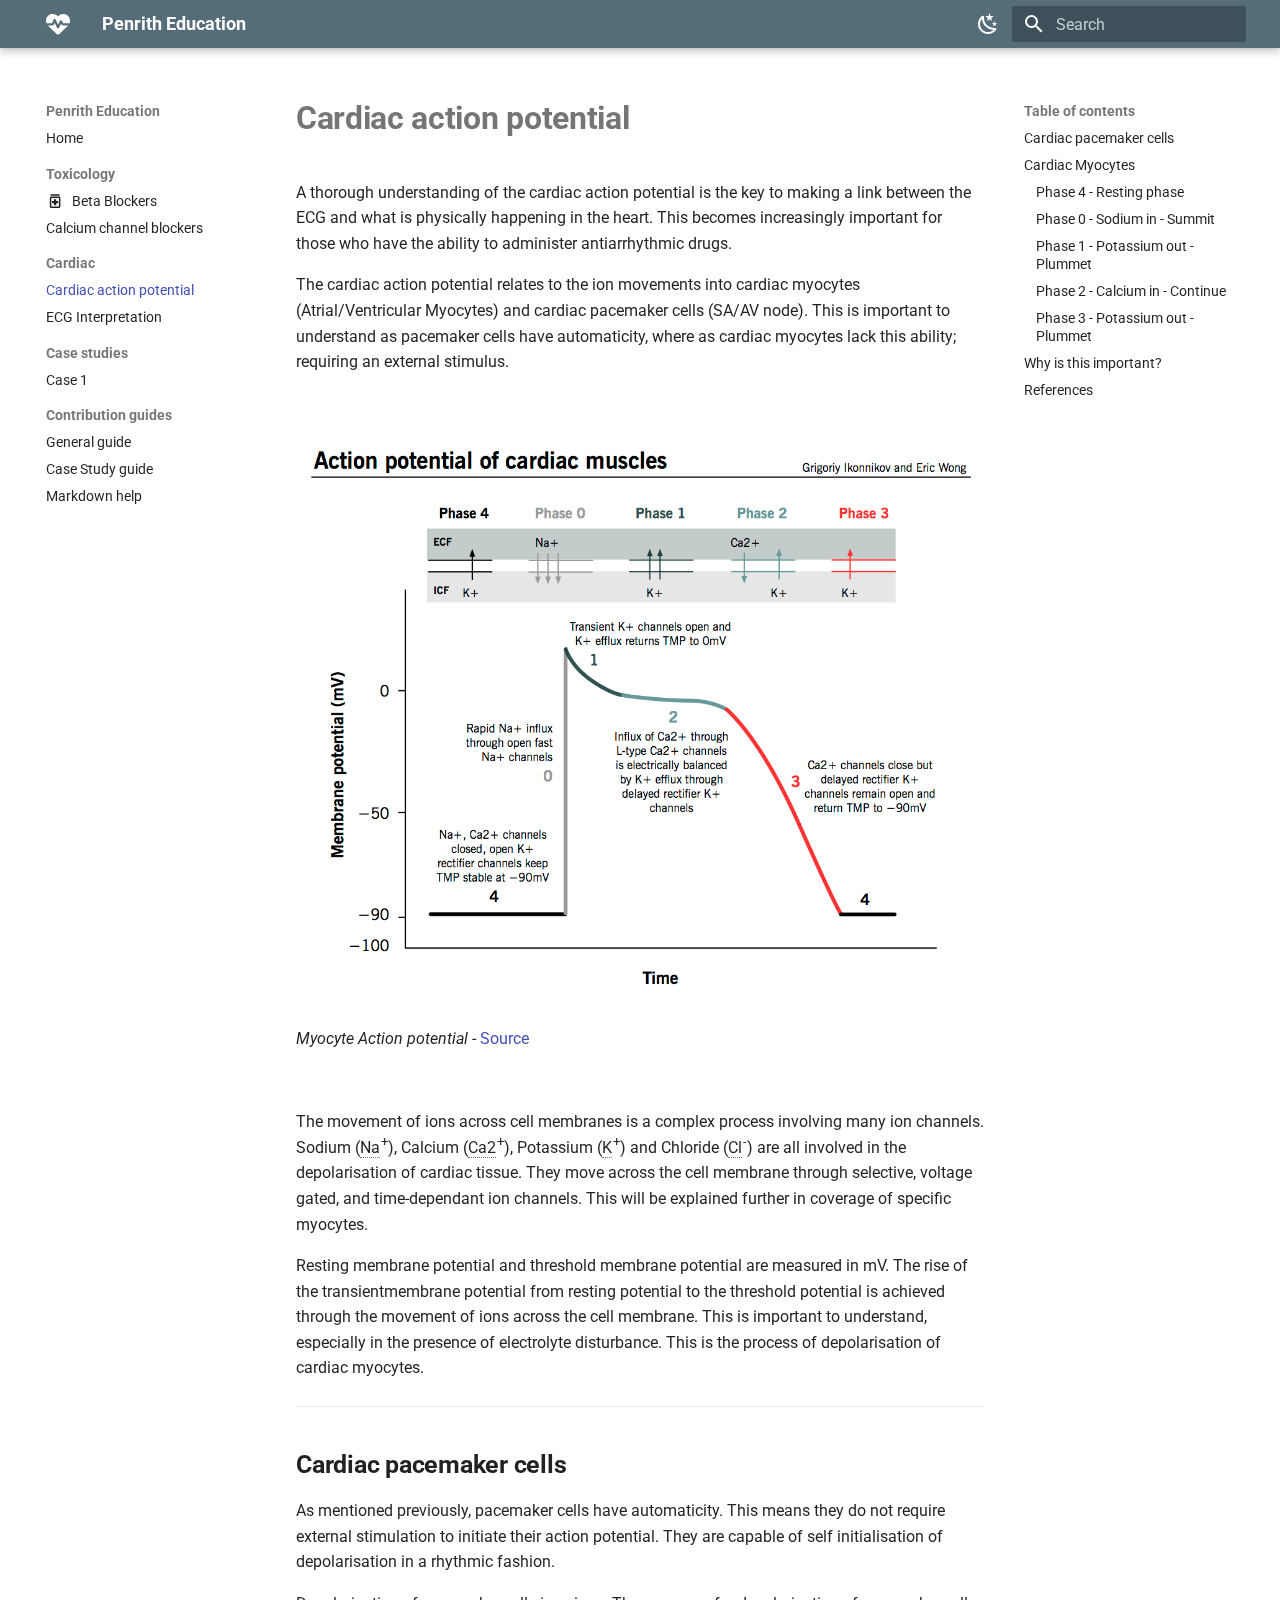
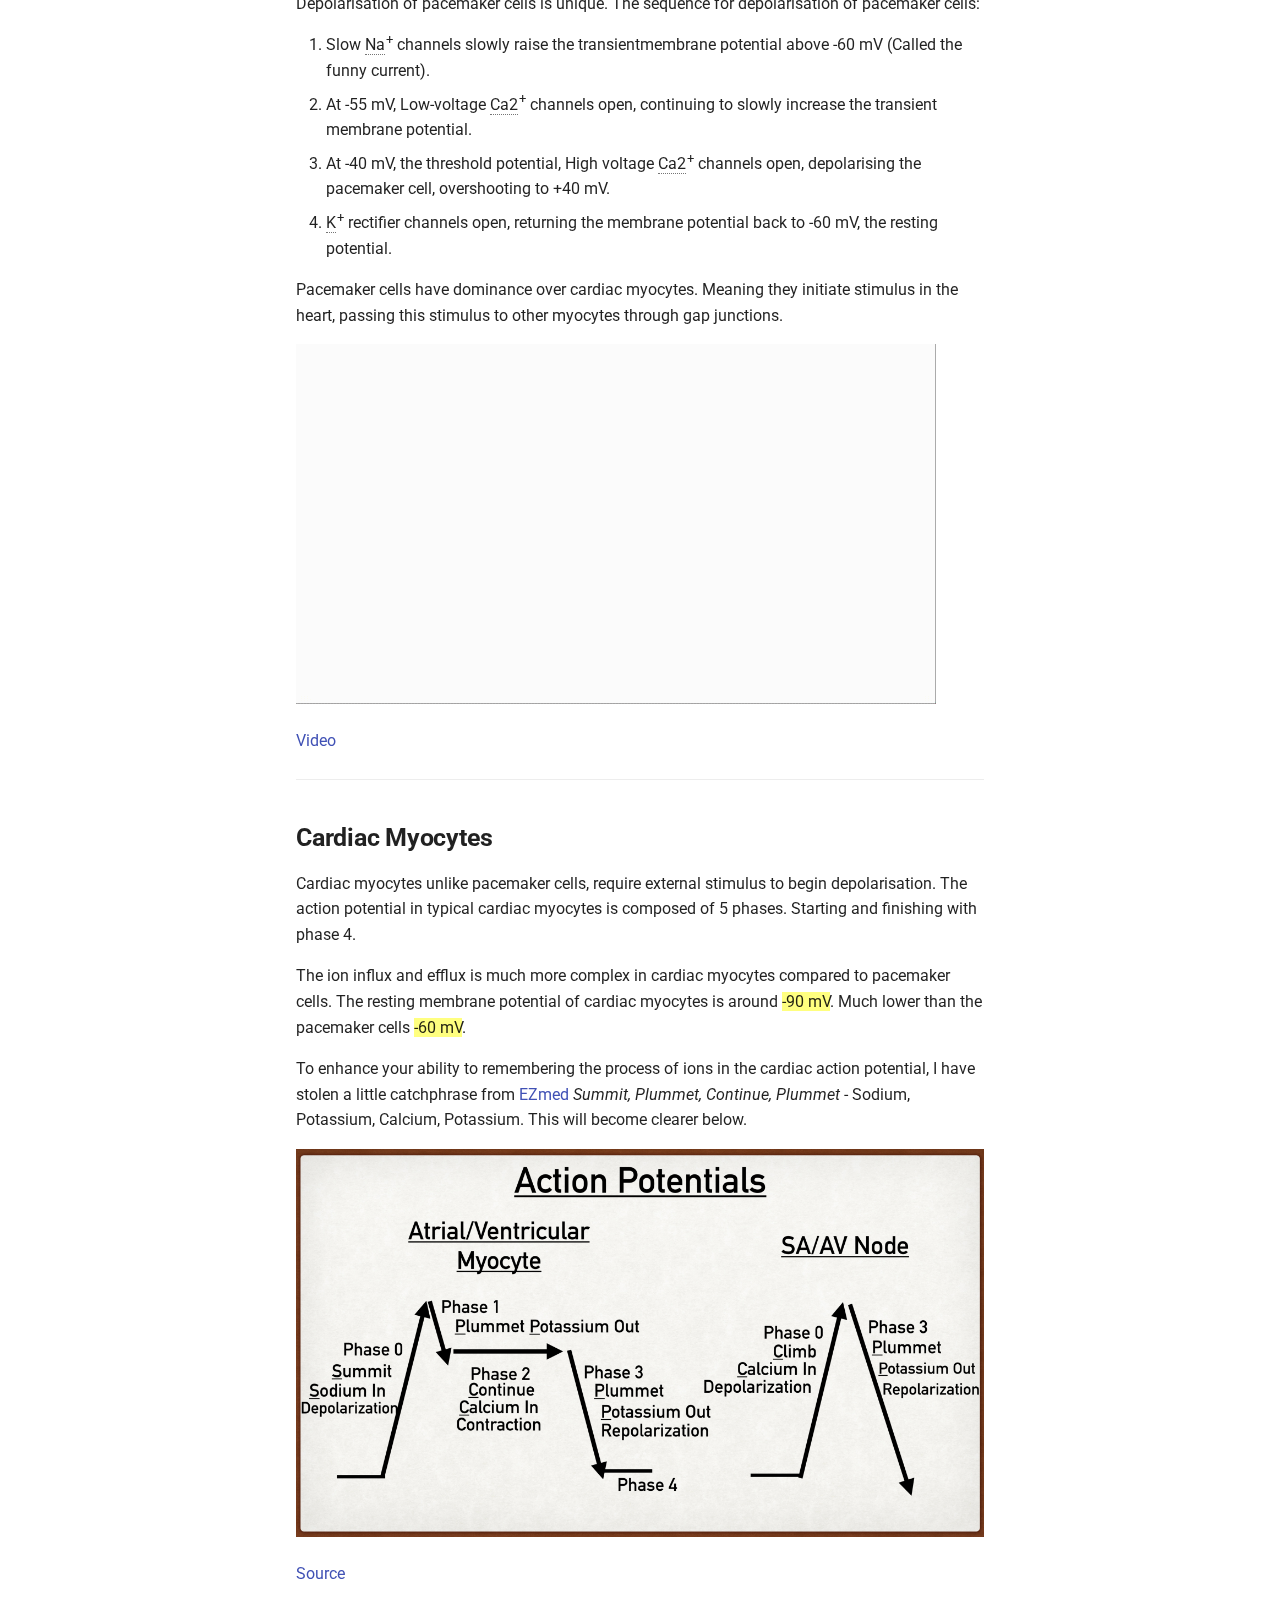
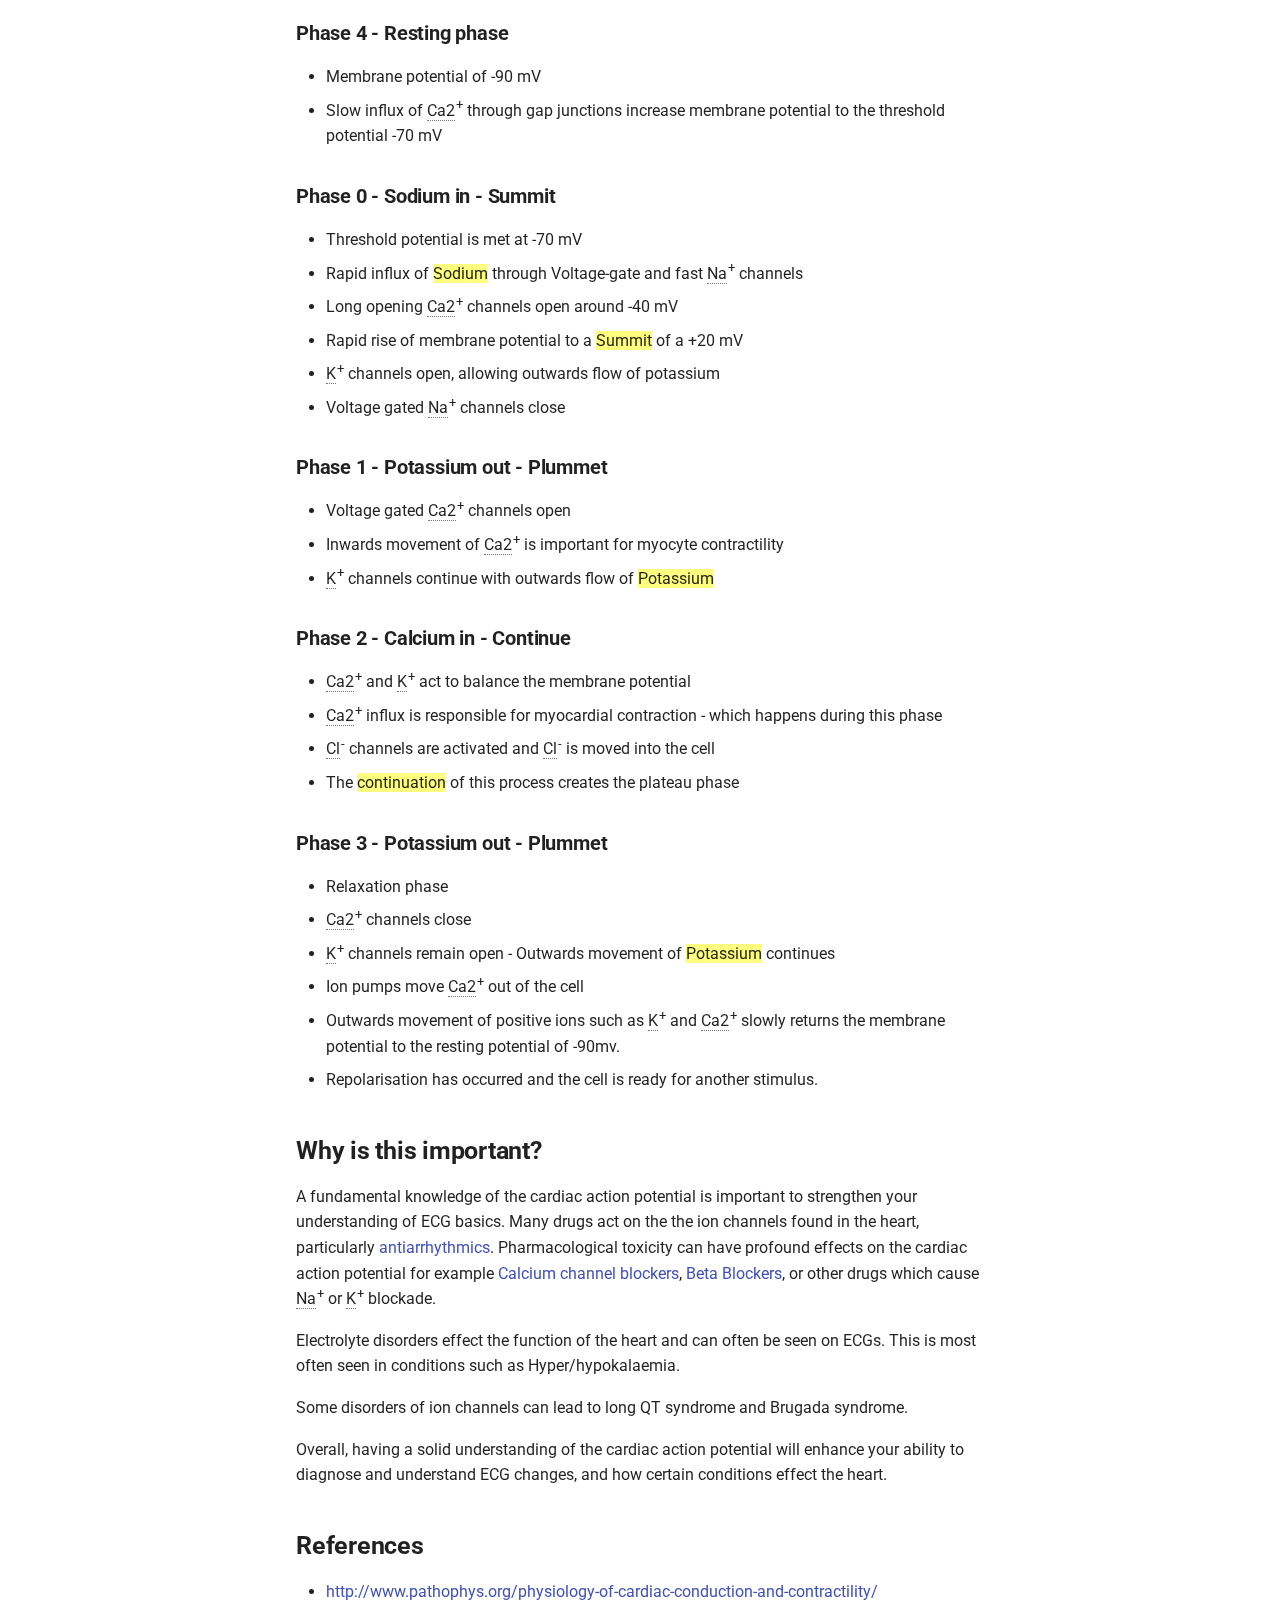
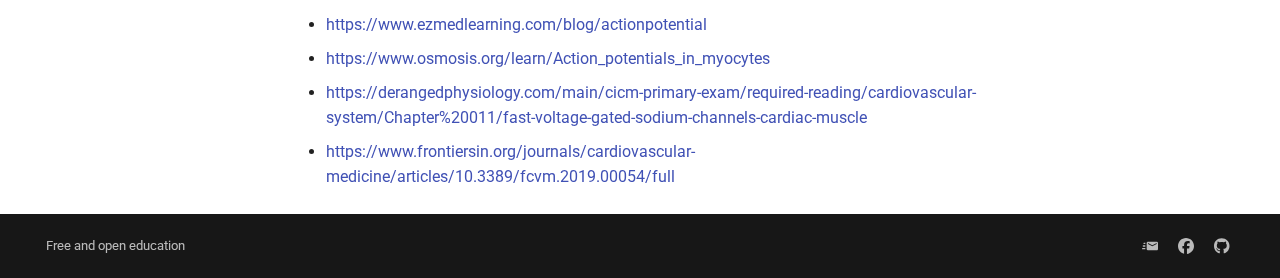
<file: site/ECG/Cardiac action potential/index.html>
<!doctype html>
<html lang="en" class="no-js">
  <head>
    
      <meta charset="utf-8">
      <meta name="viewport" content="width=device-width,initial-scale=1">
      
      
      
      
        <link rel="prev" href="../../Toxicology/Calcium%20channel%20blockers/">
      
      
        <link rel="next" href="../ECG%20Basics/">
      
      
      <link rel="icon" href="../../images/ambulance.png">
      <meta name="generator" content="mkdocs-1.6.0, mkdocs-material-9.5.30">
    
    
      
        <title>Cardiac action potential - Penrith Education</title>
      
    
    
      <link rel="stylesheet" href="../../assets/stylesheets/main.3cba04c6.min.css">
      
        
        <link rel="stylesheet" href="../../assets/stylesheets/palette.06af60db.min.css">
      
      
  
  
    
    
  
  
  <style>:root{--md-admonition-icon--info:url('data:image/svg+xml;charset=utf-8,<svg xmlns="http://www.w3.org/2000/svg" viewBox="0 0 24 24"><path d="M13 3C9.23 3 6.19 5.95 6 9.66l-1.92 2.53c-.24.31 0 .81.42.81H6v3c0 1.11.89 2 2 2h1v3h7v-4.69c2.37-1.12 4-3.51 4-6.31 0-3.86-3.12-7-7-7m1 11h-2v-2h2v2m1.75-5.19c-.29.4-.66.69-1.11.93-.25.16-.42.33-.51.52-.09.18-.13.43-.13.74h-2c0-.5.11-.92.31-1.18.19-.27.54-.57 1.05-.91.26-.16.47-.36.61-.59.16-.23.23-.5.23-.82 0-.3-.08-.56-.26-.75-.18-.18-.44-.28-.75-.28a1 1 0 0 0-.66.23c-.18.16-.27.39-.28.69h-1.93l-.01-.03c-.01-.79.25-1.36.77-1.77.54-.39 1.24-.59 2.11-.59.93 0 1.66.23 2.19.68.54.45.81 1.06.81 1.82 0 .5-.15.91-.44 1.31Z"/></svg>');}</style>



    
    
      
    
    
      
        
        
        <link rel="preconnect" href="https://fonts.gstatic.com" crossorigin>
        <link rel="stylesheet" href="https://fonts.googleapis.com/css?family=Roboto:300,300i,400,400i,700,700i%7CRoboto+Mono:400,400i,700,700i&display=fallback">
        <style>:root{--md-text-font:"Roboto";--md-code-font:"Roboto Mono"}</style>
      
    
    
      <link rel="stylesheet" href="../../stylesheets/extra.css">
    
    <script>__md_scope=new URL("../..",location),__md_hash=e=>[...e].reduce((e,_)=>(e<<5)-e+_.charCodeAt(0),0),__md_get=(e,_=localStorage,t=__md_scope)=>JSON.parse(_.getItem(t.pathname+"."+e)),__md_set=(e,_,t=localStorage,a=__md_scope)=>{try{t.setItem(a.pathname+"."+e,JSON.stringify(_))}catch(e){}}</script>
    
      

    
    
      
        <meta  property="og:type"  content="website" >
      
        <meta  property="og:title"  content="Cardiac action potential - Penrith Education" >
      
        <meta  property="og:description"  content="None" >
      
        <meta  property="og:image"  content="./assets/images/social/ECG/Cardiac action potential.png" >
      
        <meta  property="og:image:type"  content="image/png" >
      
        <meta  property="og:image:width"  content="1200" >
      
        <meta  property="og:image:height"  content="630" >
      
        <meta  property="og:url"  content="None" >
      
        <meta  name="twitter:card"  content="summary_large_image" >
      
        <meta  name="twitter:title"  content="Cardiac action potential - Penrith Education" >
      
        <meta  name="twitter:description"  content="None" >
      
        <meta  name="twitter:image"  content="./assets/images/social/ECG/Cardiac action potential.png" >
      
    
    
   <link href="../../assets/stylesheets/glightbox.min.css" rel="stylesheet"/><style>
    html.glightbox-open { overflow: initial; height: 100%; }
    .gslide-title { margin-top: 0px; user-select: text; }
    .gslide-desc { color: #666; user-select: text; }
    .gslide-image img { background: white; }
    .gscrollbar-fixer { padding-right: 15px; }
    .gdesc-inner { font-size: 0.75rem; }
    body[data-md-color-scheme="slate"] .gdesc-inner { background: var(--md-default-bg-color);}
    body[data-md-color-scheme="slate"] .gslide-title { color: var(--md-default-fg-color);}
    body[data-md-color-scheme="slate"] .gslide-desc { color: var(--md-default-fg-color);}</style> <script src="../../assets/javascripts/glightbox.min.js"></script></head>
  
  
    
    
      
    
    
    
    
    <body dir="ltr" data-md-color-scheme="default" data-md-color-primary="blue-grey" data-md-color-accent="green">
  
    
    <input class="md-toggle" data-md-toggle="drawer" type="checkbox" id="__drawer" autocomplete="off">
    <input class="md-toggle" data-md-toggle="search" type="checkbox" id="__search" autocomplete="off">
    <label class="md-overlay" for="__drawer"></label>
    <div data-md-component="skip">
      
        
        <a href="#cardiac-action-potential" class="md-skip">
          Skip to content
        </a>
      
    </div>
    <div data-md-component="announce">
      
    </div>
    
    
      

  

<header class="md-header md-header--shadow" data-md-component="header">
  <nav class="md-header__inner md-grid" aria-label="Header">
    <a href="../.." title="Penrith Education" class="md-header__button md-logo" aria-label="Penrith Education" data-md-component="logo">
      
  
  <svg xmlns="http://www.w3.org/2000/svg" viewBox="0 0 512 512"><!--! Font Awesome Free 6.6.0 by @fontawesome - https://fontawesome.com License - https://fontawesome.com/license/free (Icons: CC BY 4.0, Fonts: SIL OFL 1.1, Code: MIT License) Copyright 2024 Fonticons, Inc.--><path d="M228.3 469.1 47.6 300.4c-4.2-3.9-8.2-8.1-11.9-12.4h87c22.6 0 43-13.6 51.7-34.5l10.5-25.2 49.3 109.5c3.8 8.5 12.1 14 21.4 14.1s17.8-5 22-13.3l42.4-84.9 1.7 3.4c9.5 19 28.9 31 50.1 31h104.5c-3.7 4.3-7.7 8.5-11.9 12.4L283.7 469.1c-7.5 7-17.4 10.9-27.7 10.9s-20.2-3.9-27.7-10.9zM503.7 240h-132c-3 0-5.8-1.7-7.2-4.4l-23.2-46.3c-4.1-8.1-12.4-13.3-21.5-13.3s-17.4 5.1-21.5 13.3l-41.4 82.8-51-113.9c-3.9-8.7-12.7-14.3-22.2-14.1s-18.1 5.9-21.8 14.8l-31.8 76.3c-1.2 3-4.2 4.9-7.4 4.9L16 240c-2.6 0-5 .4-7.3 1.1C3 225.2 0 208.2 0 190.9v-5.8c0-69.9 50.5-129.5 119.4-141 45.6-7.6 92 7.3 124.6 39.9l12 12 12-12c32.6-32.6 79-47.5 124.6-39.9 68.9 11.5 119.4 71.1 119.4 141v5.8c0 16.9-2.8 33.5-8.3 49.1z"/></svg>

    </a>
    <label class="md-header__button md-icon" for="__drawer">
      
      <svg xmlns="http://www.w3.org/2000/svg" viewBox="0 0 24 24"><path d="M3 6h18v2H3V6m0 5h18v2H3v-2m0 5h18v2H3v-2Z"/></svg>
    </label>
    <div class="md-header__title" data-md-component="header-title">
      <div class="md-header__ellipsis">
        <div class="md-header__topic">
          <span class="md-ellipsis">
            Penrith Education
          </span>
        </div>
        <div class="md-header__topic" data-md-component="header-topic">
          <span class="md-ellipsis">
            
              Cardiac action potential
            
          </span>
        </div>
      </div>
    </div>
    
      
        <form class="md-header__option" data-md-component="palette">
  
    
    
    
    <input class="md-option" data-md-color-media="" data-md-color-scheme="default" data-md-color-primary="blue-grey" data-md-color-accent="green"  aria-label="Switch to dark mode"  type="radio" name="__palette" id="__palette_0">
    
      <label class="md-header__button md-icon" title="Switch to dark mode" for="__palette_1" hidden>
        <svg xmlns="http://www.w3.org/2000/svg" viewBox="0 0 24 24"><path d="m17.75 4.09-2.53 1.94.91 3.06-2.63-1.81-2.63 1.81.91-3.06-2.53-1.94L12.44 4l1.06-3 1.06 3 3.19.09m3.5 6.91-1.64 1.25.59 1.98-1.7-1.17-1.7 1.17.59-1.98L15.75 11l2.06-.05L18.5 9l.69 1.95 2.06.05m-2.28 4.95c.83-.08 1.72 1.1 1.19 1.85-.32.45-.66.87-1.08 1.27C15.17 23 8.84 23 4.94 19.07c-3.91-3.9-3.91-10.24 0-14.14.4-.4.82-.76 1.27-1.08.75-.53 1.93.36 1.85 1.19-.27 2.86.69 5.83 2.89 8.02a9.96 9.96 0 0 0 8.02 2.89m-1.64 2.02a12.08 12.08 0 0 1-7.8-3.47c-2.17-2.19-3.33-5-3.49-7.82-2.81 3.14-2.7 7.96.31 10.98 3.02 3.01 7.84 3.12 10.98.31Z"/></svg>
      </label>
    
  
    
    
    
    <input class="md-option" data-md-color-media="" data-md-color-scheme="slate" data-md-color-primary="black" data-md-color-accent="green"  aria-label="Switch to light mode"  type="radio" name="__palette" id="__palette_1">
    
      <label class="md-header__button md-icon" title="Switch to light mode" for="__palette_0" hidden>
        <svg xmlns="http://www.w3.org/2000/svg" viewBox="0 0 24 24"><path d="M12 7a5 5 0 0 1 5 5 5 5 0 0 1-5 5 5 5 0 0 1-5-5 5 5 0 0 1 5-5m0 2a3 3 0 0 0-3 3 3 3 0 0 0 3 3 3 3 0 0 0 3-3 3 3 0 0 0-3-3m0-7 2.39 3.42C13.65 5.15 12.84 5 12 5c-.84 0-1.65.15-2.39.42L12 2M3.34 7l4.16-.35A7.2 7.2 0 0 0 5.94 8.5c-.44.74-.69 1.5-.83 2.29L3.34 7m.02 10 1.76-3.77a7.131 7.131 0 0 0 2.38 4.14L3.36 17M20.65 7l-1.77 3.79a7.023 7.023 0 0 0-2.38-4.15l4.15.36m-.01 10-4.14.36c.59-.51 1.12-1.14 1.54-1.86.42-.73.69-1.5.83-2.29L20.64 17M12 22l-2.41-3.44c.74.27 1.55.44 2.41.44.82 0 1.63-.17 2.37-.44L12 22Z"/></svg>
      </label>
    
  
</form>
      
    
    
      <script>var media,input,key,value,palette=__md_get("__palette");if(palette&&palette.color){"(prefers-color-scheme)"===palette.color.media&&(media=matchMedia("(prefers-color-scheme: light)"),input=document.querySelector(media.matches?"[data-md-color-media='(prefers-color-scheme: light)']":"[data-md-color-media='(prefers-color-scheme: dark)']"),palette.color.media=input.getAttribute("data-md-color-media"),palette.color.scheme=input.getAttribute("data-md-color-scheme"),palette.color.primary=input.getAttribute("data-md-color-primary"),palette.color.accent=input.getAttribute("data-md-color-accent"));for([key,value]of Object.entries(palette.color))document.body.setAttribute("data-md-color-"+key,value)}</script>
    
    
    
      <label class="md-header__button md-icon" for="__search">
        
        <svg xmlns="http://www.w3.org/2000/svg" viewBox="0 0 24 24"><path d="M9.5 3A6.5 6.5 0 0 1 16 9.5c0 1.61-.59 3.09-1.56 4.23l.27.27h.79l5 5-1.5 1.5-5-5v-.79l-.27-.27A6.516 6.516 0 0 1 9.5 16 6.5 6.5 0 0 1 3 9.5 6.5 6.5 0 0 1 9.5 3m0 2C7 5 5 7 5 9.5S7 14 9.5 14 14 12 14 9.5 12 5 9.5 5Z"/></svg>
      </label>
      <div class="md-search" data-md-component="search" role="dialog">
  <label class="md-search__overlay" for="__search"></label>
  <div class="md-search__inner" role="search">
    <form class="md-search__form" name="search">
      <input type="text" class="md-search__input" name="query" aria-label="Search" placeholder="Search" autocapitalize="off" autocorrect="off" autocomplete="off" spellcheck="false" data-md-component="search-query" required>
      <label class="md-search__icon md-icon" for="__search">
        
        <svg xmlns="http://www.w3.org/2000/svg" viewBox="0 0 24 24"><path d="M9.5 3A6.5 6.5 0 0 1 16 9.5c0 1.61-.59 3.09-1.56 4.23l.27.27h.79l5 5-1.5 1.5-5-5v-.79l-.27-.27A6.516 6.516 0 0 1 9.5 16 6.5 6.5 0 0 1 3 9.5 6.5 6.5 0 0 1 9.5 3m0 2C7 5 5 7 5 9.5S7 14 9.5 14 14 12 14 9.5 12 5 9.5 5Z"/></svg>
        
        <svg xmlns="http://www.w3.org/2000/svg" viewBox="0 0 24 24"><path d="M20 11v2H8l5.5 5.5-1.42 1.42L4.16 12l7.92-7.92L13.5 5.5 8 11h12Z"/></svg>
      </label>
      <nav class="md-search__options" aria-label="Search">
        
        <button type="reset" class="md-search__icon md-icon" title="Clear" aria-label="Clear" tabindex="-1">
          
          <svg xmlns="http://www.w3.org/2000/svg" viewBox="0 0 24 24"><path d="M19 6.41 17.59 5 12 10.59 6.41 5 5 6.41 10.59 12 5 17.59 6.41 19 12 13.41 17.59 19 19 17.59 13.41 12 19 6.41Z"/></svg>
        </button>
      </nav>
      
        <div class="md-search__suggest" data-md-component="search-suggest"></div>
      
    </form>
    <div class="md-search__output">
      <div class="md-search__scrollwrap" tabindex="0" data-md-scrollfix>
        <div class="md-search-result" data-md-component="search-result">
          <div class="md-search-result__meta">
            Initializing search
          </div>
          <ol class="md-search-result__list" role="presentation"></ol>
        </div>
      </div>
    </div>
  </div>
</div>
    
    
  </nav>
  
</header>
    
    <div class="md-container" data-md-component="container">
      
      
        
          
        
      
      <main class="md-main" data-md-component="main">
        <div class="md-main__inner md-grid">
          
            
              
              <div class="md-sidebar md-sidebar--primary" data-md-component="sidebar" data-md-type="navigation" >
                <div class="md-sidebar__scrollwrap">
                  <div class="md-sidebar__inner">
                    



<nav class="md-nav md-nav--primary" aria-label="Navigation" data-md-level="0">
  <label class="md-nav__title" for="__drawer">
    <a href="../.." title="Penrith Education" class="md-nav__button md-logo" aria-label="Penrith Education" data-md-component="logo">
      
  
  <svg xmlns="http://www.w3.org/2000/svg" viewBox="0 0 512 512"><!--! Font Awesome Free 6.6.0 by @fontawesome - https://fontawesome.com License - https://fontawesome.com/license/free (Icons: CC BY 4.0, Fonts: SIL OFL 1.1, Code: MIT License) Copyright 2024 Fonticons, Inc.--><path d="M228.3 469.1 47.6 300.4c-4.2-3.9-8.2-8.1-11.9-12.4h87c22.6 0 43-13.6 51.7-34.5l10.5-25.2 49.3 109.5c3.8 8.5 12.1 14 21.4 14.1s17.8-5 22-13.3l42.4-84.9 1.7 3.4c9.5 19 28.9 31 50.1 31h104.5c-3.7 4.3-7.7 8.5-11.9 12.4L283.7 469.1c-7.5 7-17.4 10.9-27.7 10.9s-20.2-3.9-27.7-10.9zM503.7 240h-132c-3 0-5.8-1.7-7.2-4.4l-23.2-46.3c-4.1-8.1-12.4-13.3-21.5-13.3s-17.4 5.1-21.5 13.3l-41.4 82.8-51-113.9c-3.9-8.7-12.7-14.3-22.2-14.1s-18.1 5.9-21.8 14.8l-31.8 76.3c-1.2 3-4.2 4.9-7.4 4.9L16 240c-2.6 0-5 .4-7.3 1.1C3 225.2 0 208.2 0 190.9v-5.8c0-69.9 50.5-129.5 119.4-141 45.6-7.6 92 7.3 124.6 39.9l12 12 12-12c32.6-32.6 79-47.5 124.6-39.9 68.9 11.5 119.4 71.1 119.4 141v5.8c0 16.9-2.8 33.5-8.3 49.1z"/></svg>

    </a>
    Penrith Education
  </label>
  
  <ul class="md-nav__list" data-md-scrollfix>
    
      
      
  
  
  
  
    <li class="md-nav__item">
      <a href="../.." class="md-nav__link">
        
  
  <span class="md-ellipsis">
    Home
  </span>
  

      </a>
    </li>
  

    
      
      
  
  
  
  
    
    
    
      
        
        
      
    
    
    <li class="md-nav__item md-nav__item--section md-nav__item--nested">
      
        
        
          
        
        <input class="md-nav__toggle md-toggle md-toggle--indeterminate" type="checkbox" id="__nav_2" >
        
          
          <label class="md-nav__link" for="__nav_2" id="__nav_2_label" tabindex="">
            
  
  <span class="md-ellipsis">
    Toxicology
  </span>
  

            <span class="md-nav__icon md-icon"></span>
          </label>
        
        <nav class="md-nav" data-md-level="1" aria-labelledby="__nav_2_label" aria-expanded="false">
          <label class="md-nav__title" for="__nav_2">
            <span class="md-nav__icon md-icon"></span>
            Toxicology
          </label>
          <ul class="md-nav__list" data-md-scrollfix>
            
              
                
  
  
  
  
    <li class="md-nav__item">
      <a href="../../Toxicology/Beta-blocker/" class="md-nav__link">
        
  
    <svg xmlns="http://www.w3.org/2000/svg" viewBox="0 0 24 24"><path d="M10.5 15H8v-3h2.5V9.5h3V12H16v3h-2.5v2.5h-3V15M19 8v11c0 1.1-.9 2-2 2H7c-1.1 0-2-.9-2-2V8c0-1.1.9-2 2-2h10c1.1 0 2 .9 2 2m-2 0H7v11h10V8m1-5H6v2h12V3"/></svg>
  
  <span class="md-ellipsis">
    Beta Blockers
  </span>
  

      </a>
    </li>
  

              
            
              
                
  
  
  
  
    <li class="md-nav__item">
      <a href="../../Toxicology/Calcium%20channel%20blockers/" class="md-nav__link">
        
  
  <span class="md-ellipsis">
    Calcium channel blockers
  </span>
  

      </a>
    </li>
  

              
            
          </ul>
        </nav>
      
    </li>
  

    
      
      
  
  
    
  
  
  
    
    
    
      
        
        
      
    
    
    <li class="md-nav__item md-nav__item--active md-nav__item--section md-nav__item--nested">
      
        
        
        <input class="md-nav__toggle md-toggle " type="checkbox" id="__nav_3" checked>
        
          
          <label class="md-nav__link" for="__nav_3" id="__nav_3_label" tabindex="">
            
  
  <span class="md-ellipsis">
    Cardiac
  </span>
  

            <span class="md-nav__icon md-icon"></span>
          </label>
        
        <nav class="md-nav" data-md-level="1" aria-labelledby="__nav_3_label" aria-expanded="true">
          <label class="md-nav__title" for="__nav_3">
            <span class="md-nav__icon md-icon"></span>
            Cardiac
          </label>
          <ul class="md-nav__list" data-md-scrollfix>
            
              
                
  
  
    
  
  
  
    <li class="md-nav__item md-nav__item--active">
      
      <input class="md-nav__toggle md-toggle" type="checkbox" id="__toc">
      
      
        
      
      
        <label class="md-nav__link md-nav__link--active" for="__toc">
          
  
  <span class="md-ellipsis">
    Cardiac action potential
  </span>
  

          <span class="md-nav__icon md-icon"></span>
        </label>
      
      <a href="./" class="md-nav__link md-nav__link--active">
        
  
  <span class="md-ellipsis">
    Cardiac action potential
  </span>
  

      </a>
      
        

<nav class="md-nav md-nav--secondary" aria-label="Table of contents">
  
  
  
    
  
  
    <label class="md-nav__title" for="__toc">
      <span class="md-nav__icon md-icon"></span>
      Table of contents
    </label>
    <ul class="md-nav__list" data-md-component="toc" data-md-scrollfix>
      
        <li class="md-nav__item">
  <a href="#cardiac-pacemaker-cells" class="md-nav__link">
    <span class="md-ellipsis">
      Cardiac pacemaker cells
    </span>
  </a>
  
</li>
      
        <li class="md-nav__item">
  <a href="#cardiac-myocytes" class="md-nav__link">
    <span class="md-ellipsis">
      Cardiac Myocytes
    </span>
  </a>
  
    <nav class="md-nav" aria-label="Cardiac Myocytes">
      <ul class="md-nav__list">
        
          <li class="md-nav__item">
  <a href="#phase-4-resting-phase" class="md-nav__link">
    <span class="md-ellipsis">
      Phase 4 - Resting phase
    </span>
  </a>
  
</li>
        
          <li class="md-nav__item">
  <a href="#phase-0-sodium-in-summit" class="md-nav__link">
    <span class="md-ellipsis">
      Phase 0 - Sodium in - Summit
    </span>
  </a>
  
</li>
        
          <li class="md-nav__item">
  <a href="#phase-1-potassium-out-plummet" class="md-nav__link">
    <span class="md-ellipsis">
      Phase 1 - Potassium out - Plummet
    </span>
  </a>
  
</li>
        
          <li class="md-nav__item">
  <a href="#phase-2-calcium-in-continue" class="md-nav__link">
    <span class="md-ellipsis">
      Phase 2 - Calcium in - Continue
    </span>
  </a>
  
</li>
        
          <li class="md-nav__item">
  <a href="#phase-3-potassium-out-plummet" class="md-nav__link">
    <span class="md-ellipsis">
      Phase 3 - Potassium out - Plummet
    </span>
  </a>
  
</li>
        
      </ul>
    </nav>
  
</li>
      
        <li class="md-nav__item">
  <a href="#why-is-this-important" class="md-nav__link">
    <span class="md-ellipsis">
      Why is this important?
    </span>
  </a>
  
</li>
      
        <li class="md-nav__item">
  <a href="#references" class="md-nav__link">
    <span class="md-ellipsis">
      References
    </span>
  </a>
  
</li>
      
    </ul>
  
</nav>
      
    </li>
  

              
            
              
                
  
  
  
  
    <li class="md-nav__item">
      <a href="../ECG%20Basics/" class="md-nav__link">
        
  
  <span class="md-ellipsis">
    ECG Interpretation
  </span>
  

      </a>
    </li>
  

              
            
          </ul>
        </nav>
      
    </li>
  

    
      
      
  
  
  
  
    
    
    
      
        
        
      
    
    
    <li class="md-nav__item md-nav__item--section md-nav__item--nested">
      
        
        
          
        
        <input class="md-nav__toggle md-toggle md-toggle--indeterminate" type="checkbox" id="__nav_4" >
        
          
          <label class="md-nav__link" for="__nav_4" id="__nav_4_label" tabindex="">
            
  
  <span class="md-ellipsis">
    Case studies
  </span>
  

            <span class="md-nav__icon md-icon"></span>
          </label>
        
        <nav class="md-nav" data-md-level="1" aria-labelledby="__nav_4_label" aria-expanded="false">
          <label class="md-nav__title" for="__nav_4">
            <span class="md-nav__icon md-icon"></span>
            Case studies
          </label>
          <ul class="md-nav__list" data-md-scrollfix>
            
              
                
  
  
  
  
    <li class="md-nav__item">
      <a href="../../Case%20Studies/case%201/" class="md-nav__link">
        
  
  <span class="md-ellipsis">
    Case 1
  </span>
  

      </a>
    </li>
  

              
            
          </ul>
        </nav>
      
    </li>
  

    
      
      
  
  
  
  
    
    
    
      
        
        
      
    
    
    <li class="md-nav__item md-nav__item--section md-nav__item--nested">
      
        
        
          
        
        <input class="md-nav__toggle md-toggle md-toggle--indeterminate" type="checkbox" id="__nav_5" >
        
          
          <label class="md-nav__link" for="__nav_5" id="__nav_5_label" tabindex="">
            
  
  <span class="md-ellipsis">
    Contribution guides
  </span>
  

            <span class="md-nav__icon md-icon"></span>
          </label>
        
        <nav class="md-nav" data-md-level="1" aria-labelledby="__nav_5_label" aria-expanded="false">
          <label class="md-nav__title" for="__nav_5">
            <span class="md-nav__icon md-icon"></span>
            Contribution guides
          </label>
          <ul class="md-nav__list" data-md-scrollfix>
            
              
                
  
  
  
  
    <li class="md-nav__item">
      <a href="../../Guides/General%20guide/" class="md-nav__link">
        
  
  <span class="md-ellipsis">
    General guide
  </span>
  

      </a>
    </li>
  

              
            
              
                
  
  
  
  
    <li class="md-nav__item">
      <a href="../../Guides/Case%20study%20guide/" class="md-nav__link">
        
  
  <span class="md-ellipsis">
    Case Study guide
  </span>
  

      </a>
    </li>
  

              
            
              
                
  
  
  
  
    <li class="md-nav__item">
      <a href="../../Guides/Markdown%20guide/" class="md-nav__link">
        
  
  <span class="md-ellipsis">
    Markdown help
  </span>
  

      </a>
    </li>
  

              
            
          </ul>
        </nav>
      
    </li>
  

    
  </ul>
</nav>
                  </div>
                </div>
              </div>
            
            
              
              <div class="md-sidebar md-sidebar--secondary" data-md-component="sidebar" data-md-type="toc" >
                <div class="md-sidebar__scrollwrap">
                  <div class="md-sidebar__inner">
                    

<nav class="md-nav md-nav--secondary" aria-label="Table of contents">
  
  
  
    
  
  
    <label class="md-nav__title" for="__toc">
      <span class="md-nav__icon md-icon"></span>
      Table of contents
    </label>
    <ul class="md-nav__list" data-md-component="toc" data-md-scrollfix>
      
        <li class="md-nav__item">
  <a href="#cardiac-pacemaker-cells" class="md-nav__link">
    <span class="md-ellipsis">
      Cardiac pacemaker cells
    </span>
  </a>
  
</li>
      
        <li class="md-nav__item">
  <a href="#cardiac-myocytes" class="md-nav__link">
    <span class="md-ellipsis">
      Cardiac Myocytes
    </span>
  </a>
  
    <nav class="md-nav" aria-label="Cardiac Myocytes">
      <ul class="md-nav__list">
        
          <li class="md-nav__item">
  <a href="#phase-4-resting-phase" class="md-nav__link">
    <span class="md-ellipsis">
      Phase 4 - Resting phase
    </span>
  </a>
  
</li>
        
          <li class="md-nav__item">
  <a href="#phase-0-sodium-in-summit" class="md-nav__link">
    <span class="md-ellipsis">
      Phase 0 - Sodium in - Summit
    </span>
  </a>
  
</li>
        
          <li class="md-nav__item">
  <a href="#phase-1-potassium-out-plummet" class="md-nav__link">
    <span class="md-ellipsis">
      Phase 1 - Potassium out - Plummet
    </span>
  </a>
  
</li>
        
          <li class="md-nav__item">
  <a href="#phase-2-calcium-in-continue" class="md-nav__link">
    <span class="md-ellipsis">
      Phase 2 - Calcium in - Continue
    </span>
  </a>
  
</li>
        
          <li class="md-nav__item">
  <a href="#phase-3-potassium-out-plummet" class="md-nav__link">
    <span class="md-ellipsis">
      Phase 3 - Potassium out - Plummet
    </span>
  </a>
  
</li>
        
      </ul>
    </nav>
  
</li>
      
        <li class="md-nav__item">
  <a href="#why-is-this-important" class="md-nav__link">
    <span class="md-ellipsis">
      Why is this important?
    </span>
  </a>
  
</li>
      
        <li class="md-nav__item">
  <a href="#references" class="md-nav__link">
    <span class="md-ellipsis">
      References
    </span>
  </a>
  
</li>
      
    </ul>
  
</nav>
                  </div>
                </div>
              </div>
            
          
          
            <div class="md-content" data-md-component="content">
              <article class="md-content__inner md-typeset">
                
                  


<h1 id="cardiac-action-potential">Cardiac action potential</h1>
<p>A thorough understanding of the cardiac action potential is the key to making a link between the ECG and what is physically happening in the heart. This becomes increasingly important for those who have the ability to administer antiarrhythmic drugs. </p>
<p>The cardiac action potential relates to the ion movements into cardiac myocytes (Atrial/Ventricular Myocytes) and cardiac pacemaker cells (SA/AV node). This is important to understand as pacemaker cells have automaticity, where as cardiac myocytes lack this ability; requiring an external stimulus. </p>
<p><br></p>
<p><a class="glightbox" href="../../assets/ActionPotential.png" data-type="image" data-width="100%" data-height="auto" data-desc-position="bottom"><img alt="Cardiac Action Potential - Pacemaker vs Cardiac Myocytes" src="../../assets/ActionPotential.png" /></a></p>
<p><em>Myocyte Action potential</em> - <a href="https://ditki.com/course/physiology/glossary/physiological-process/cardiac-muscle-action-potential">Source</a></p>
<p><br></p>
<p>The movement of ions across cell membranes is a complex process involving many ion channels. Sodium (<abbr title="Sodium">Na</abbr><sup>+</sup>), Calcium (<abbr title="Calcium">Ca2</abbr><sup>+</sup>), Potassium (<abbr title="Potassium">K</abbr><sup>+</sup>) and Chloride (<abbr title="Chloride">Cl</abbr><sup>-</sup>) are all involved in the depolarisation of cardiac tissue. They move across the cell membrane through selective, voltage gated, and time-dependant ion channels. This will be explained further in coverage of specific myocytes. </p>
<p>Resting membrane potential and threshold membrane potential are measured in mV. The rise of the transientmembrane potential from resting potential to the threshold potential is achieved through the movement of ions across the cell membrane. This is important to understand, especially in the presence of electrolyte disturbance. This is the process of depolarisation of cardiac myocytes. </p>
<hr />
<h2 id="cardiac-pacemaker-cells">Cardiac pacemaker cells</h2>
<p>As mentioned previously, pacemaker cells have automaticity. This means they do not require external stimulation to initiate their action potential. They are capable of self initialisation of depolarisation in a rhythmic fashion. </p>
<p>Depolarisation of pacemaker cells is unique. The sequence for depolarisation of pacemaker cells:</p>
<ol>
<li>Slow <abbr title="Sodium">Na</abbr><sup>+</sup> channels slowly raise the transientmembrane potential above -60 mV (Called the funny current). </li>
<li>At -55 mV, Low-voltage <abbr title="Calcium">Ca2</abbr><sup>+</sup> channels open, continuing to slowly increase the transient membrane potential.</li>
<li>At -40 mV, the threshold potential, High voltage <abbr title="Calcium">Ca2</abbr><sup>+</sup> channels open, depolarising the pacemaker cell, overshooting to +40 mV. </li>
<li><abbr title="Potassium">K</abbr><sup>+</sup> rectifier channels open, returning the membrane potential back to -60 mV, the resting potential. </li>
</ol>
<p>Pacemaker cells have dominance over cardiac myocytes. Meaning they initiate stimulus in the heart, passing this stimulus to other myocytes through gap junctions.</p>
<p><a class="glightbox" href="../../assets/Action-Potential-in-Myocytes.gif" data-type="image" data-width="100%" data-height="auto" data-desc-position="bottom"><img alt="Gap Junctions" src="../../assets/Action-Potential-in-Myocytes.gif" /></a></p>
<p><a href="https://www.osmosis.org/learn/Action_potentials_in_myocytes">Video</a></p>
<hr />
<h2 id="cardiac-myocytes">Cardiac Myocytes</h2>
<p>Cardiac myocytes unlike pacemaker cells, require external stimulus to begin depolarisation. The action potential in typical cardiac myocytes is composed of 5 phases. Starting and finishing with phase 4. </p>
<p>The ion influx and efflux is much more complex in cardiac myocytes compared to pacemaker cells. The resting membrane potential of cardiac myocytes is around <mark>-90 mV</mark>. Much lower than the pacemaker cells <mark>-60 mV</mark>.</p>
<p>To enhance your ability to remembering the process of ions in the cardiac action potential, I have stolen a little catchphrase from <a href="https://www.ezmedlearning.com/blog/actionpotential">EZmed</a> <em>Summit, Plummet, Continue, Plummet</em> - Sodium, Potassium, Calcium, Potassium. This will become clearer below. </p>
<p><a class="glightbox" href="../../assets/Myocyte-Pacemaker-AP.png" data-type="image" data-width="100%" data-height="auto" data-desc-position="bottom"><img alt="Myocte Vs Pacemaker action potential" src="../../assets/Myocyte-Pacemaker-AP.png" /></a></p>
<p><a href="https://www.ezmedlearning.com/blog/actionpotential">Source</a></p>
<h3 id="phase-4-resting-phase">Phase 4 - Resting phase</h3>
<ul>
<li>Membrane potential of -90 mV</li>
<li>Slow influx of <abbr title="Calcium">Ca2</abbr><sup>+</sup> through gap junctions increase membrane potential to the threshold potential -70 mV</li>
</ul>
<h3 id="phase-0-sodium-in-summit">Phase 0 - Sodium in - Summit</h3>
<ul>
<li>Threshold potential is met at -70 mV</li>
<li>Rapid influx of <mark>Sodium</mark> through Voltage-gate and fast <abbr title="Sodium">Na</abbr><sup>+</sup> channels</li>
<li>Long opening <abbr title="Calcium">Ca2</abbr><sup>+</sup> channels open around -40 mV</li>
<li>Rapid rise of membrane potential to a <mark>Summit</mark> of a +20 mV</li>
<li><abbr title="Potassium">K</abbr><sup>+</sup> channels open, allowing outwards flow of potassium</li>
<li>Voltage gated <abbr title="Sodium">Na</abbr><sup>+</sup> channels close</li>
</ul>
<h3 id="phase-1-potassium-out-plummet">Phase 1 - Potassium out - Plummet</h3>
<ul>
<li>Voltage gated <abbr title="Calcium">Ca2</abbr><sup>+</sup> channels open</li>
<li>Inwards movement of <abbr title="Calcium">Ca2</abbr><sup>+</sup> is important for myocyte contractility</li>
<li><abbr title="Potassium">K</abbr><sup>+</sup> channels continue with outwards flow of <mark>Potassium</mark></li>
</ul>
<h3 id="phase-2-calcium-in-continue">Phase 2 - Calcium in - Continue</h3>
<ul>
<li><abbr title="Calcium">Ca2</abbr><sup>+</sup> and <abbr title="Potassium">K</abbr><sup>+</sup> act to balance the membrane potential</li>
<li><abbr title="Calcium">Ca2</abbr><sup>+</sup> influx is responsible for myocardial contraction - which happens during this phase</li>
<li><abbr title="Chloride">Cl</abbr><sup>-</sup> channels are activated and <abbr title="Chloride">Cl</abbr><sup>-</sup> is moved into the cell</li>
<li>The <mark>continuation</mark> of this process creates the plateau phase</li>
</ul>
<h3 id="phase-3-potassium-out-plummet">Phase 3 - Potassium out - Plummet</h3>
<ul>
<li>Relaxation phase</li>
<li><abbr title="Calcium">Ca2</abbr><sup>+</sup> channels close</li>
<li><abbr title="Potassium">K</abbr><sup>+</sup> channels remain open - Outwards movement of <mark>Potassium</mark> continues</li>
<li>Ion pumps move <abbr title="Calcium">Ca2</abbr><sup>+</sup> out of the cell</li>
<li>Outwards movement of positive ions such as <abbr title="Potassium">K</abbr><sup>+</sup> and <abbr title="Calcium">Ca2</abbr><sup>+</sup> slowly returns the membrane potential to the resting potential of -90mv. </li>
<li>Repolarisation has occurred and the cell is ready for another stimulus. </li>
</ul>
<h2 id="why-is-this-important">Why is this important?</h2>
<p>A fundamental knowledge of the cardiac action potential is important to strengthen your understanding of ECG basics. Many drugs act on the the ion channels found in the heart, particularly <a href="https://www.ezmedlearning.com/blog/antiarrhythmics">antiarrhythmics</a>. Pharmacological toxicity can have profound effects on the cardiac action potential for example <a href="../../Toxicology/Calcium%20channel%20blockers/">Calcium channel blockers</a>, <a href="../../Toxicology/Beta-blocker/">Beta Blockers</a>, or other drugs which cause <abbr title="Sodium">Na</abbr><sup>+</sup> or <abbr title="Potassium">K</abbr><sup>+</sup> blockade.  </p>
<p>Electrolyte disorders effect the function of the heart and can often be seen on ECGs. This is most often seen in conditions such as Hyper/hypokalaemia. </p>
<p>Some disorders of ion channels can lead to long QT syndrome and Brugada syndrome.</p>
<p>Overall, having a solid understanding of the cardiac action potential will enhance your ability to diagnose and understand ECG changes, and how certain conditions effect the heart.</p>
<h2 id="references">References</h2>
<ul>
<li><a href="http://www.pathophys.org/physiology-of-cardiac-conduction-and-contractility/">http://www.pathophys.org/physiology-of-cardiac-conduction-and-contractility/</a></li>
<li><a href="https://www.ezmedlearning.com/blog/actionpotential">https://www.ezmedlearning.com/blog/actionpotential</a></li>
<li><a href="https://www.osmosis.org/learn/Action_potentials_in_myocytes">https://www.osmosis.org/learn/Action_potentials_in_myocytes</a></li>
<li><a href="https://derangedphysiology.com/main/cicm-primary-exam/required-reading/cardiovascular-system/Chapter%20011/fast-voltage-gated-sodium-channels-cardiac-muscle">https://derangedphysiology.com/main/cicm-primary-exam/required-reading/cardiovascular-system/Chapter%20011/fast-voltage-gated-sodium-channels-cardiac-muscle</a></li>
<li><a href="https://www.frontiersin.org/journals/cardiovascular-medicine/articles/10.3389/fcvm.2019.00054/full">https://www.frontiersin.org/journals/cardiovascular-medicine/articles/10.3389/fcvm.2019.00054/full</a></li>
</ul>







  
  






                
              </article>
            </div>
          
          
<script>var target=document.getElementById(location.hash.slice(1));target&&target.name&&(target.checked=target.name.startsWith("__tabbed_"))</script>
        </div>
        
          <button type="button" class="md-top md-icon" data-md-component="top" hidden>
  
  <svg xmlns="http://www.w3.org/2000/svg" viewBox="0 0 24 24"><path d="M13 20h-2V8l-5.5 5.5-1.42-1.42L12 4.16l7.92 7.92-1.42 1.42L13 8v12Z"/></svg>
  Back to top
</button>
        
      </main>
      
        <footer class="md-footer">
  
  <div class="md-footer-meta md-typeset">
    <div class="md-footer-meta__inner md-grid">
      <div class="md-copyright">
  
    <div class="md-copyright__highlight">
      Free and open education
    </div>
  
  
</div>
      
        <div class="md-social">
  
    
    
    
    
    <a href="mailto:submissions@penrith.education" target="_blank" rel="noopener" title="Something wrong? Email us." class="md-social__link">
      <svg xmlns="http://www.w3.org/2000/svg" viewBox="0 0 24 24"><path d="M22 5.5H9c-1.1 0-2 .9-2 2v9a2 2 0 0 0 2 2h13c1.11 0 2-.89 2-2v-9a2 2 0 0 0-2-2m0 3.67-6.5 3.33L9 9.17V7.5l6.5 3.31L22 7.5v1.67M5 16.5c0 .17.03.33.05.5H1c-.552 0-1-.45-1-1s.448-1 1-1h4v1.5M3 7h2.05c-.02.17-.05.33-.05.5V9H3c-.55 0-1-.45-1-1s.45-1 1-1m-2 5c0-.55.45-1 1-1h3v2H2c-.55 0-1-.45-1-1Z"/></svg>
    </a>
  
    
    
    
    
    <a href="https://www.facebook.com/groups/350502002252540" target="_blank" rel="noopener" title="WSNBM Clinical Express" class="md-social__link">
      <svg xmlns="http://www.w3.org/2000/svg" viewBox="0 0 512 512"><!--! Font Awesome Free 6.6.0 by @fontawesome - https://fontawesome.com License - https://fontawesome.com/license/free (Icons: CC BY 4.0, Fonts: SIL OFL 1.1, Code: MIT License) Copyright 2024 Fonticons, Inc.--><path d="M512 256C512 114.6 397.4 0 256 0S0 114.6 0 256c0 120 82.7 220.8 194.2 248.5V334.2h-52.8V256h52.8v-33.7c0-87.1 39.4-127.5 125-127.5 16.2 0 44.2 3.2 55.7 6.4V172c-6-.6-16.5-1-29.6-1-42 0-58.2 15.9-58.2 57.2V256h83.6l-14.4 78.2H287v175.9C413.8 494.8 512 386.9 512 256z"/></svg>
    </a>
  
    
    
    
    
    <a href="https://github.com/JoshuaFoster123/Penrith-Education" target="_blank" rel="noopener" title="View source on github" class="md-social__link">
      <svg xmlns="http://www.w3.org/2000/svg" viewBox="0 0 496 512"><!--! Font Awesome Free 6.6.0 by @fontawesome - https://fontawesome.com License - https://fontawesome.com/license/free (Icons: CC BY 4.0, Fonts: SIL OFL 1.1, Code: MIT License) Copyright 2024 Fonticons, Inc.--><path d="M165.9 397.4c0 2-2.3 3.6-5.2 3.6-3.3.3-5.6-1.3-5.6-3.6 0-2 2.3-3.6 5.2-3.6 3-.3 5.6 1.3 5.6 3.6zm-31.1-4.5c-.7 2 1.3 4.3 4.3 4.9 2.6 1 5.6 0 6.2-2s-1.3-4.3-4.3-5.2c-2.6-.7-5.5.3-6.2 2.3zm44.2-1.7c-2.9.7-4.9 2.6-4.6 4.9.3 2 2.9 3.3 5.9 2.6 2.9-.7 4.9-2.6 4.6-4.6-.3-1.9-3-3.2-5.9-2.9zM244.8 8C106.1 8 0 113.3 0 252c0 110.9 69.8 205.8 169.5 239.2 12.8 2.3 17.3-5.6 17.3-12.1 0-6.2-.3-40.4-.3-61.4 0 0-70 15-84.7-29.8 0 0-11.4-29.1-27.8-36.6 0 0-22.9-15.7 1.6-15.4 0 0 24.9 2 38.6 25.8 21.9 38.6 58.6 27.5 72.9 20.9 2.3-16 8.8-27.1 16-33.7-55.9-6.2-112.3-14.3-112.3-110.5 0-27.5 7.6-41.3 23.6-58.9-2.6-6.5-11.1-33.3 2.6-67.9 20.9-6.5 69 27 69 27 20-5.6 41.5-8.5 62.8-8.5s42.8 2.9 62.8 8.5c0 0 48.1-33.6 69-27 13.7 34.7 5.2 61.4 2.6 67.9 16 17.7 25.8 31.5 25.8 58.9 0 96.5-58.9 104.2-114.8 110.5 9.2 7.9 17 22.9 17 46.4 0 33.7-.3 75.4-.3 83.6 0 6.5 4.6 14.4 17.3 12.1C428.2 457.8 496 362.9 496 252 496 113.3 383.5 8 244.8 8zM97.2 352.9c-1.3 1-1 3.3.7 5.2 1.6 1.6 3.9 2.3 5.2 1 1.3-1 1-3.3-.7-5.2-1.6-1.6-3.9-2.3-5.2-1zm-10.8-8.1c-.7 1.3.3 2.9 2.3 3.9 1.6 1 3.6.7 4.3-.7.7-1.3-.3-2.9-2.3-3.9-2-.6-3.6-.3-4.3.7zm32.4 35.6c-1.6 1.3-1 4.3 1.3 6.2 2.3 2.3 5.2 2.6 6.5 1 1.3-1.3.7-4.3-1.3-6.2-2.2-2.3-5.2-2.6-6.5-1zm-11.4-14.7c-1.6 1-1.6 3.6 0 5.9 1.6 2.3 4.3 3.3 5.6 2.3 1.6-1.3 1.6-3.9 0-6.2-1.4-2.3-4-3.3-5.6-2z"/></svg>
    </a>
  
</div>
      
    </div>
  </div>
</footer>
      
    </div>
    <div class="md-dialog" data-md-component="dialog">
      <div class="md-dialog__inner md-typeset"></div>
    </div>
    
    
    <script id="__config" type="application/json">{"base": "../..", "features": ["content.code.copy", "navigation.sections", "navigation.top", "search.suggest", "navigation.expand"], "search": "../../assets/javascripts/workers/search.b8dbb3d2.min.js", "translations": {"clipboard.copied": "Copied to clipboard", "clipboard.copy": "Copy to clipboard", "search.result.more.one": "1 more on this page", "search.result.more.other": "# more on this page", "search.result.none": "No matching documents", "search.result.one": "1 matching document", "search.result.other": "# matching documents", "search.result.placeholder": "Type to start searching", "search.result.term.missing": "Missing", "select.version": "Select version"}}</script>
    
    
      <script src="../../assets/javascripts/bundle.fe8b6f2b.min.js"></script>
      
    
  <script>document$.subscribe(() => {const lightbox = GLightbox({"touchNavigation": true, "loop": false, "zoomable": true, "draggable": true, "openEffect": "zoom", "closeEffect": "zoom", "slideEffect": "slide"});})</script></body>
</html>
</file>
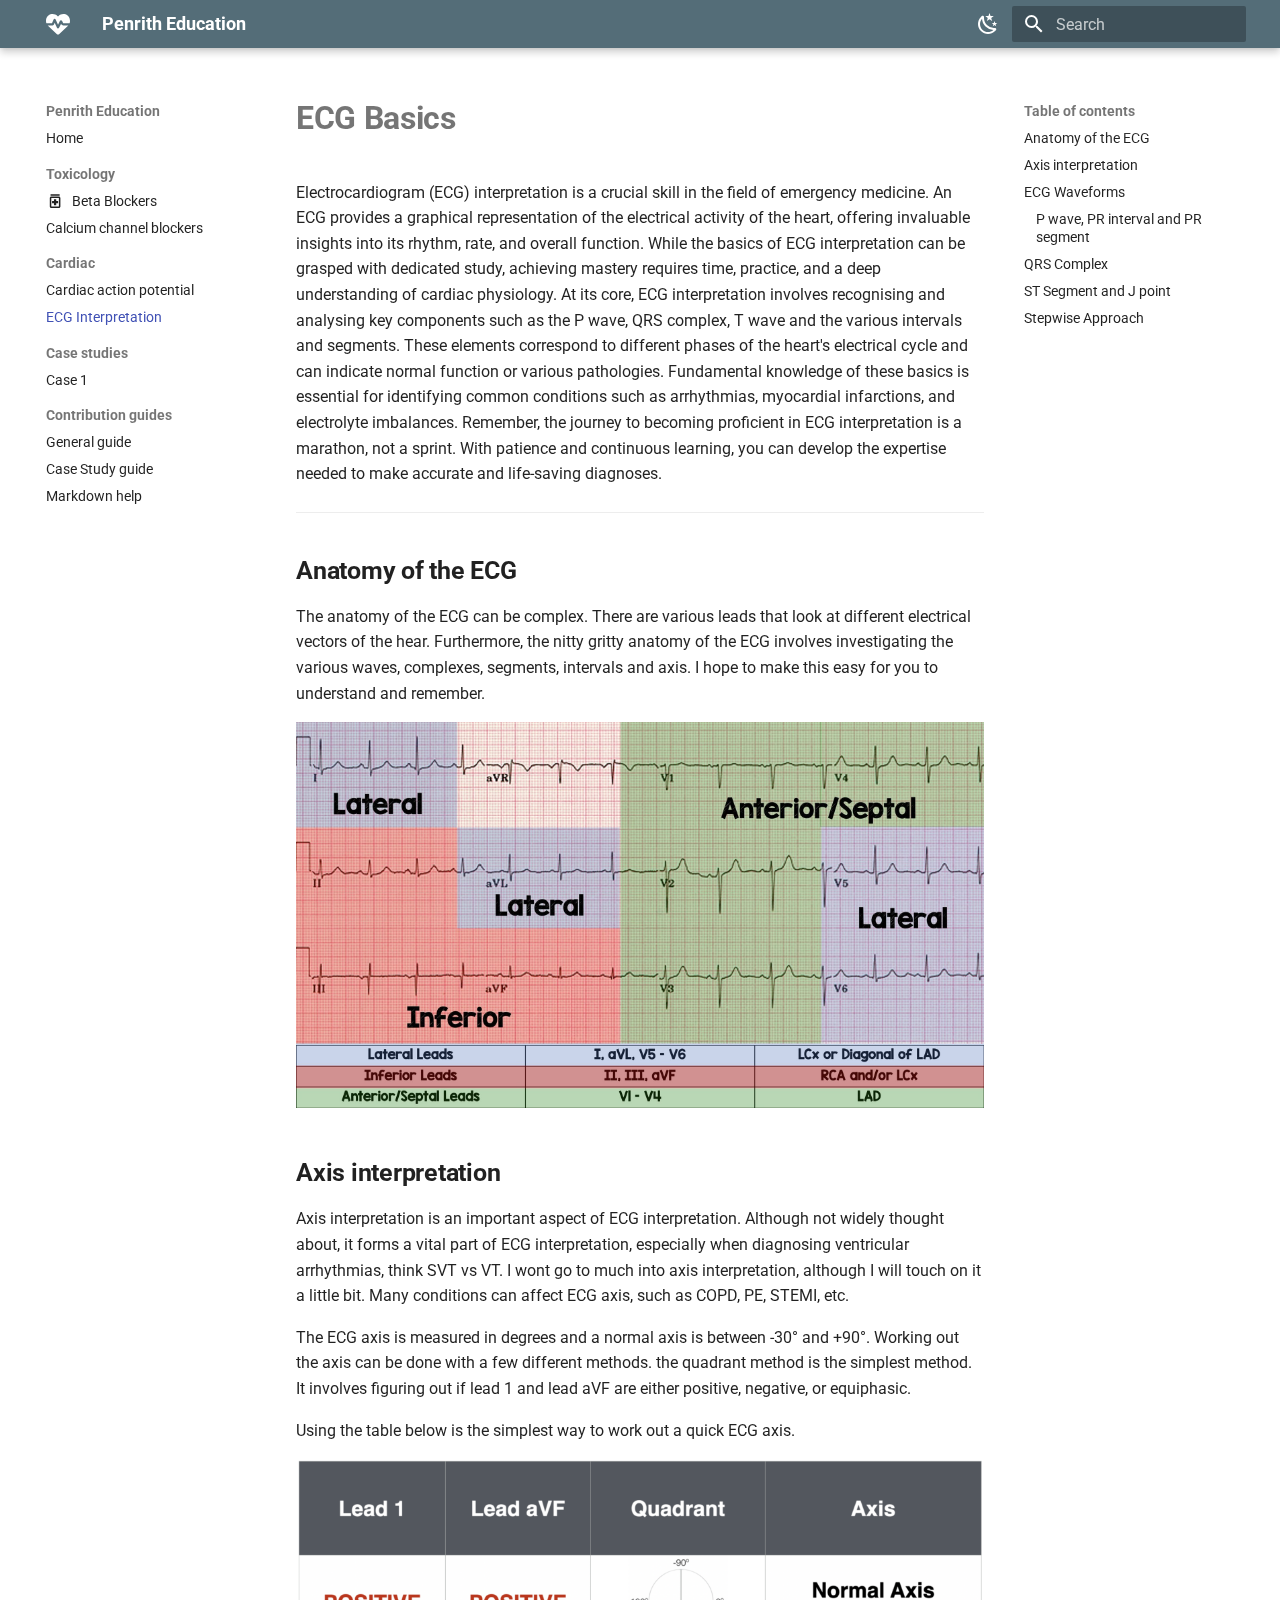
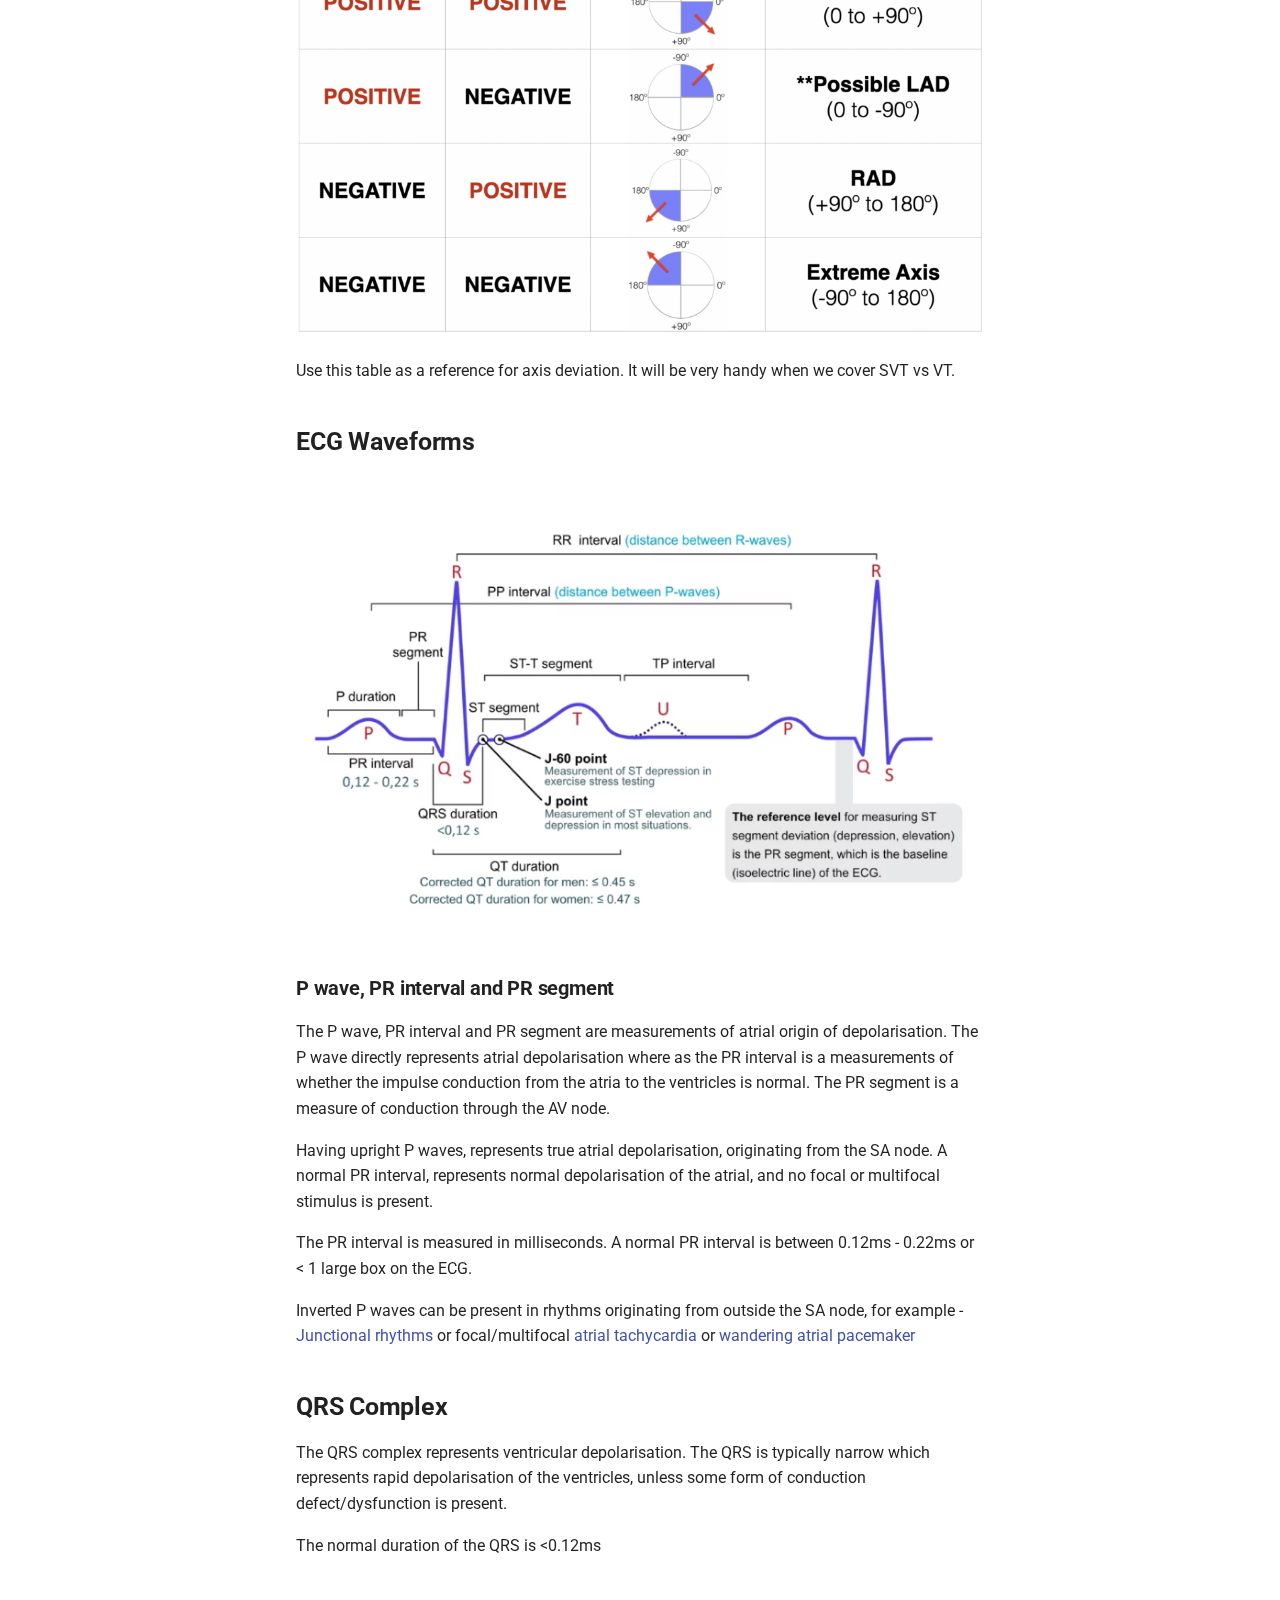
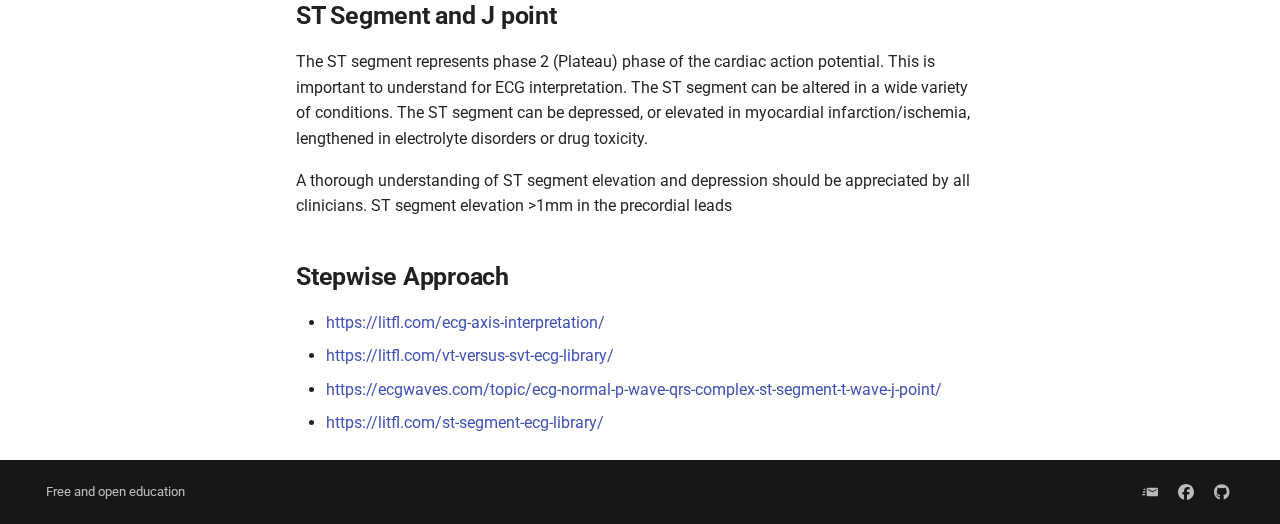
<file: site/ECG/ECG Basics/index.html>
<!doctype html>
<html lang="en" class="no-js">
  <head>
    
      <meta charset="utf-8">
      <meta name="viewport" content="width=device-width,initial-scale=1">
      
        <meta name="description" content="A rundown of ECG basics for the pre-hospital provider">
      
      
      
      
        <link rel="prev" href="../Cardiac%20action%20potential/">
      
      
        <link rel="next" href="../../Case%20Studies/case%201/">
      
      
      <link rel="icon" href="../../images/ambulance.png">
      <meta name="generator" content="mkdocs-1.6.0, mkdocs-material-9.5.30">
    
    
      
        <title>ECG Basics - Penrith Education</title>
      
    
    
      <link rel="stylesheet" href="../../assets/stylesheets/main.3cba04c6.min.css">
      
        
        <link rel="stylesheet" href="../../assets/stylesheets/palette.06af60db.min.css">
      
      
  
  
    
    
  
  
  <style>:root{--md-admonition-icon--info:url('data:image/svg+xml;charset=utf-8,<svg xmlns="http://www.w3.org/2000/svg" viewBox="0 0 24 24"><path d="M13 3C9.23 3 6.19 5.95 6 9.66l-1.92 2.53c-.24.31 0 .81.42.81H6v3c0 1.11.89 2 2 2h1v3h7v-4.69c2.37-1.12 4-3.51 4-6.31 0-3.86-3.12-7-7-7m1 11h-2v-2h2v2m1.75-5.19c-.29.4-.66.69-1.11.93-.25.16-.42.33-.51.52-.09.18-.13.43-.13.74h-2c0-.5.11-.92.31-1.18.19-.27.54-.57 1.05-.91.26-.16.47-.36.61-.59.16-.23.23-.5.23-.82 0-.3-.08-.56-.26-.75-.18-.18-.44-.28-.75-.28a1 1 0 0 0-.66.23c-.18.16-.27.39-.28.69h-1.93l-.01-.03c-.01-.79.25-1.36.77-1.77.54-.39 1.24-.59 2.11-.59.93 0 1.66.23 2.19.68.54.45.81 1.06.81 1.82 0 .5-.15.91-.44 1.31Z"/></svg>');}</style>



    
    
      
    
    
      
        
        
        <link rel="preconnect" href="https://fonts.gstatic.com" crossorigin>
        <link rel="stylesheet" href="https://fonts.googleapis.com/css?family=Roboto:300,300i,400,400i,700,700i%7CRoboto+Mono:400,400i,700,700i&display=fallback">
        <style>:root{--md-text-font:"Roboto";--md-code-font:"Roboto Mono"}</style>
      
    
    
      <link rel="stylesheet" href="../../stylesheets/extra.css">
    
    <script>__md_scope=new URL("../..",location),__md_hash=e=>[...e].reduce((e,_)=>(e<<5)-e+_.charCodeAt(0),0),__md_get=(e,_=localStorage,t=__md_scope)=>JSON.parse(_.getItem(t.pathname+"."+e)),__md_set=(e,_,t=localStorage,a=__md_scope)=>{try{t.setItem(a.pathname+"."+e,JSON.stringify(_))}catch(e){}}</script>
    
      

    
    
      
        <meta  property="og:type"  content="website" >
      
        <meta  property="og:title"  content="ECG Basics - Penrith Education" >
      
        <meta  property="og:description"  content="A rundown of ECG basics for the pre-hospital provider" >
      
        <meta  property="og:image"  content="./assets/images/social/ECG/ECG Basics.png" >
      
        <meta  property="og:image:type"  content="image/png" >
      
        <meta  property="og:image:width"  content="1200" >
      
        <meta  property="og:image:height"  content="630" >
      
        <meta  property="og:url"  content="None" >
      
        <meta  name="twitter:card"  content="summary_large_image" >
      
        <meta  name="twitter:title"  content="ECG Basics - Penrith Education" >
      
        <meta  name="twitter:description"  content="A rundown of ECG basics for the pre-hospital provider" >
      
        <meta  name="twitter:image"  content="./assets/images/social/ECG/ECG Basics.png" >
      
    
    
   <link href="../../assets/stylesheets/glightbox.min.css" rel="stylesheet"/><style>
    html.glightbox-open { overflow: initial; height: 100%; }
    .gslide-title { margin-top: 0px; user-select: text; }
    .gslide-desc { color: #666; user-select: text; }
    .gslide-image img { background: white; }
    .gscrollbar-fixer { padding-right: 15px; }
    .gdesc-inner { font-size: 0.75rem; }
    body[data-md-color-scheme="slate"] .gdesc-inner { background: var(--md-default-bg-color);}
    body[data-md-color-scheme="slate"] .gslide-title { color: var(--md-default-fg-color);}
    body[data-md-color-scheme="slate"] .gslide-desc { color: var(--md-default-fg-color);}</style> <script src="../../assets/javascripts/glightbox.min.js"></script></head>
  
  
    
    
      
    
    
    
    
    <body dir="ltr" data-md-color-scheme="default" data-md-color-primary="blue-grey" data-md-color-accent="green">
  
    
    <input class="md-toggle" data-md-toggle="drawer" type="checkbox" id="__drawer" autocomplete="off">
    <input class="md-toggle" data-md-toggle="search" type="checkbox" id="__search" autocomplete="off">
    <label class="md-overlay" for="__drawer"></label>
    <div data-md-component="skip">
      
        
        <a href="#ecg-basics" class="md-skip">
          Skip to content
        </a>
      
    </div>
    <div data-md-component="announce">
      
    </div>
    
    
      

  

<header class="md-header md-header--shadow" data-md-component="header">
  <nav class="md-header__inner md-grid" aria-label="Header">
    <a href="../.." title="Penrith Education" class="md-header__button md-logo" aria-label="Penrith Education" data-md-component="logo">
      
  
  <svg xmlns="http://www.w3.org/2000/svg" viewBox="0 0 512 512"><!--! Font Awesome Free 6.6.0 by @fontawesome - https://fontawesome.com License - https://fontawesome.com/license/free (Icons: CC BY 4.0, Fonts: SIL OFL 1.1, Code: MIT License) Copyright 2024 Fonticons, Inc.--><path d="M228.3 469.1 47.6 300.4c-4.2-3.9-8.2-8.1-11.9-12.4h87c22.6 0 43-13.6 51.7-34.5l10.5-25.2 49.3 109.5c3.8 8.5 12.1 14 21.4 14.1s17.8-5 22-13.3l42.4-84.9 1.7 3.4c9.5 19 28.9 31 50.1 31h104.5c-3.7 4.3-7.7 8.5-11.9 12.4L283.7 469.1c-7.5 7-17.4 10.9-27.7 10.9s-20.2-3.9-27.7-10.9zM503.7 240h-132c-3 0-5.8-1.7-7.2-4.4l-23.2-46.3c-4.1-8.1-12.4-13.3-21.5-13.3s-17.4 5.1-21.5 13.3l-41.4 82.8-51-113.9c-3.9-8.7-12.7-14.3-22.2-14.1s-18.1 5.9-21.8 14.8l-31.8 76.3c-1.2 3-4.2 4.9-7.4 4.9L16 240c-2.6 0-5 .4-7.3 1.1C3 225.2 0 208.2 0 190.9v-5.8c0-69.9 50.5-129.5 119.4-141 45.6-7.6 92 7.3 124.6 39.9l12 12 12-12c32.6-32.6 79-47.5 124.6-39.9 68.9 11.5 119.4 71.1 119.4 141v5.8c0 16.9-2.8 33.5-8.3 49.1z"/></svg>

    </a>
    <label class="md-header__button md-icon" for="__drawer">
      
      <svg xmlns="http://www.w3.org/2000/svg" viewBox="0 0 24 24"><path d="M3 6h18v2H3V6m0 5h18v2H3v-2m0 5h18v2H3v-2Z"/></svg>
    </label>
    <div class="md-header__title" data-md-component="header-title">
      <div class="md-header__ellipsis">
        <div class="md-header__topic">
          <span class="md-ellipsis">
            Penrith Education
          </span>
        </div>
        <div class="md-header__topic" data-md-component="header-topic">
          <span class="md-ellipsis">
            
              ECG Basics
            
          </span>
        </div>
      </div>
    </div>
    
      
        <form class="md-header__option" data-md-component="palette">
  
    
    
    
    <input class="md-option" data-md-color-media="" data-md-color-scheme="default" data-md-color-primary="blue-grey" data-md-color-accent="green"  aria-label="Switch to dark mode"  type="radio" name="__palette" id="__palette_0">
    
      <label class="md-header__button md-icon" title="Switch to dark mode" for="__palette_1" hidden>
        <svg xmlns="http://www.w3.org/2000/svg" viewBox="0 0 24 24"><path d="m17.75 4.09-2.53 1.94.91 3.06-2.63-1.81-2.63 1.81.91-3.06-2.53-1.94L12.44 4l1.06-3 1.06 3 3.19.09m3.5 6.91-1.64 1.25.59 1.98-1.7-1.17-1.7 1.17.59-1.98L15.75 11l2.06-.05L18.5 9l.69 1.95 2.06.05m-2.28 4.95c.83-.08 1.72 1.1 1.19 1.85-.32.45-.66.87-1.08 1.27C15.17 23 8.84 23 4.94 19.07c-3.91-3.9-3.91-10.24 0-14.14.4-.4.82-.76 1.27-1.08.75-.53 1.93.36 1.85 1.19-.27 2.86.69 5.83 2.89 8.02a9.96 9.96 0 0 0 8.02 2.89m-1.64 2.02a12.08 12.08 0 0 1-7.8-3.47c-2.17-2.19-3.33-5-3.49-7.82-2.81 3.14-2.7 7.96.31 10.98 3.02 3.01 7.84 3.12 10.98.31Z"/></svg>
      </label>
    
  
    
    
    
    <input class="md-option" data-md-color-media="" data-md-color-scheme="slate" data-md-color-primary="black" data-md-color-accent="green"  aria-label="Switch to light mode"  type="radio" name="__palette" id="__palette_1">
    
      <label class="md-header__button md-icon" title="Switch to light mode" for="__palette_0" hidden>
        <svg xmlns="http://www.w3.org/2000/svg" viewBox="0 0 24 24"><path d="M12 7a5 5 0 0 1 5 5 5 5 0 0 1-5 5 5 5 0 0 1-5-5 5 5 0 0 1 5-5m0 2a3 3 0 0 0-3 3 3 3 0 0 0 3 3 3 3 0 0 0 3-3 3 3 0 0 0-3-3m0-7 2.39 3.42C13.65 5.15 12.84 5 12 5c-.84 0-1.65.15-2.39.42L12 2M3.34 7l4.16-.35A7.2 7.2 0 0 0 5.94 8.5c-.44.74-.69 1.5-.83 2.29L3.34 7m.02 10 1.76-3.77a7.131 7.131 0 0 0 2.38 4.14L3.36 17M20.65 7l-1.77 3.79a7.023 7.023 0 0 0-2.38-4.15l4.15.36m-.01 10-4.14.36c.59-.51 1.12-1.14 1.54-1.86.42-.73.69-1.5.83-2.29L20.64 17M12 22l-2.41-3.44c.74.27 1.55.44 2.41.44.82 0 1.63-.17 2.37-.44L12 22Z"/></svg>
      </label>
    
  
</form>
      
    
    
      <script>var media,input,key,value,palette=__md_get("__palette");if(palette&&palette.color){"(prefers-color-scheme)"===palette.color.media&&(media=matchMedia("(prefers-color-scheme: light)"),input=document.querySelector(media.matches?"[data-md-color-media='(prefers-color-scheme: light)']":"[data-md-color-media='(prefers-color-scheme: dark)']"),palette.color.media=input.getAttribute("data-md-color-media"),palette.color.scheme=input.getAttribute("data-md-color-scheme"),palette.color.primary=input.getAttribute("data-md-color-primary"),palette.color.accent=input.getAttribute("data-md-color-accent"));for([key,value]of Object.entries(palette.color))document.body.setAttribute("data-md-color-"+key,value)}</script>
    
    
    
      <label class="md-header__button md-icon" for="__search">
        
        <svg xmlns="http://www.w3.org/2000/svg" viewBox="0 0 24 24"><path d="M9.5 3A6.5 6.5 0 0 1 16 9.5c0 1.61-.59 3.09-1.56 4.23l.27.27h.79l5 5-1.5 1.5-5-5v-.79l-.27-.27A6.516 6.516 0 0 1 9.5 16 6.5 6.5 0 0 1 3 9.5 6.5 6.5 0 0 1 9.5 3m0 2C7 5 5 7 5 9.5S7 14 9.5 14 14 12 14 9.5 12 5 9.5 5Z"/></svg>
      </label>
      <div class="md-search" data-md-component="search" role="dialog">
  <label class="md-search__overlay" for="__search"></label>
  <div class="md-search__inner" role="search">
    <form class="md-search__form" name="search">
      <input type="text" class="md-search__input" name="query" aria-label="Search" placeholder="Search" autocapitalize="off" autocorrect="off" autocomplete="off" spellcheck="false" data-md-component="search-query" required>
      <label class="md-search__icon md-icon" for="__search">
        
        <svg xmlns="http://www.w3.org/2000/svg" viewBox="0 0 24 24"><path d="M9.5 3A6.5 6.5 0 0 1 16 9.5c0 1.61-.59 3.09-1.56 4.23l.27.27h.79l5 5-1.5 1.5-5-5v-.79l-.27-.27A6.516 6.516 0 0 1 9.5 16 6.5 6.5 0 0 1 3 9.5 6.5 6.5 0 0 1 9.5 3m0 2C7 5 5 7 5 9.5S7 14 9.5 14 14 12 14 9.5 12 5 9.5 5Z"/></svg>
        
        <svg xmlns="http://www.w3.org/2000/svg" viewBox="0 0 24 24"><path d="M20 11v2H8l5.5 5.5-1.42 1.42L4.16 12l7.92-7.92L13.5 5.5 8 11h12Z"/></svg>
      </label>
      <nav class="md-search__options" aria-label="Search">
        
        <button type="reset" class="md-search__icon md-icon" title="Clear" aria-label="Clear" tabindex="-1">
          
          <svg xmlns="http://www.w3.org/2000/svg" viewBox="0 0 24 24"><path d="M19 6.41 17.59 5 12 10.59 6.41 5 5 6.41 10.59 12 5 17.59 6.41 19 12 13.41 17.59 19 19 17.59 13.41 12 19 6.41Z"/></svg>
        </button>
      </nav>
      
        <div class="md-search__suggest" data-md-component="search-suggest"></div>
      
    </form>
    <div class="md-search__output">
      <div class="md-search__scrollwrap" tabindex="0" data-md-scrollfix>
        <div class="md-search-result" data-md-component="search-result">
          <div class="md-search-result__meta">
            Initializing search
          </div>
          <ol class="md-search-result__list" role="presentation"></ol>
        </div>
      </div>
    </div>
  </div>
</div>
    
    
  </nav>
  
</header>
    
    <div class="md-container" data-md-component="container">
      
      
        
          
        
      
      <main class="md-main" data-md-component="main">
        <div class="md-main__inner md-grid">
          
            
              
              <div class="md-sidebar md-sidebar--primary" data-md-component="sidebar" data-md-type="navigation" >
                <div class="md-sidebar__scrollwrap">
                  <div class="md-sidebar__inner">
                    



<nav class="md-nav md-nav--primary" aria-label="Navigation" data-md-level="0">
  <label class="md-nav__title" for="__drawer">
    <a href="../.." title="Penrith Education" class="md-nav__button md-logo" aria-label="Penrith Education" data-md-component="logo">
      
  
  <svg xmlns="http://www.w3.org/2000/svg" viewBox="0 0 512 512"><!--! Font Awesome Free 6.6.0 by @fontawesome - https://fontawesome.com License - https://fontawesome.com/license/free (Icons: CC BY 4.0, Fonts: SIL OFL 1.1, Code: MIT License) Copyright 2024 Fonticons, Inc.--><path d="M228.3 469.1 47.6 300.4c-4.2-3.9-8.2-8.1-11.9-12.4h87c22.6 0 43-13.6 51.7-34.5l10.5-25.2 49.3 109.5c3.8 8.5 12.1 14 21.4 14.1s17.8-5 22-13.3l42.4-84.9 1.7 3.4c9.5 19 28.9 31 50.1 31h104.5c-3.7 4.3-7.7 8.5-11.9 12.4L283.7 469.1c-7.5 7-17.4 10.9-27.7 10.9s-20.2-3.9-27.7-10.9zM503.7 240h-132c-3 0-5.8-1.7-7.2-4.4l-23.2-46.3c-4.1-8.1-12.4-13.3-21.5-13.3s-17.4 5.1-21.5 13.3l-41.4 82.8-51-113.9c-3.9-8.7-12.7-14.3-22.2-14.1s-18.1 5.9-21.8 14.8l-31.8 76.3c-1.2 3-4.2 4.9-7.4 4.9L16 240c-2.6 0-5 .4-7.3 1.1C3 225.2 0 208.2 0 190.9v-5.8c0-69.9 50.5-129.5 119.4-141 45.6-7.6 92 7.3 124.6 39.9l12 12 12-12c32.6-32.6 79-47.5 124.6-39.9 68.9 11.5 119.4 71.1 119.4 141v5.8c0 16.9-2.8 33.5-8.3 49.1z"/></svg>

    </a>
    Penrith Education
  </label>
  
  <ul class="md-nav__list" data-md-scrollfix>
    
      
      
  
  
  
  
    <li class="md-nav__item">
      <a href="../.." class="md-nav__link">
        
  
  <span class="md-ellipsis">
    Home
  </span>
  

      </a>
    </li>
  

    
      
      
  
  
  
  
    
    
    
      
        
        
      
    
    
    <li class="md-nav__item md-nav__item--section md-nav__item--nested">
      
        
        
          
        
        <input class="md-nav__toggle md-toggle md-toggle--indeterminate" type="checkbox" id="__nav_2" >
        
          
          <label class="md-nav__link" for="__nav_2" id="__nav_2_label" tabindex="">
            
  
  <span class="md-ellipsis">
    Toxicology
  </span>
  

            <span class="md-nav__icon md-icon"></span>
          </label>
        
        <nav class="md-nav" data-md-level="1" aria-labelledby="__nav_2_label" aria-expanded="false">
          <label class="md-nav__title" for="__nav_2">
            <span class="md-nav__icon md-icon"></span>
            Toxicology
          </label>
          <ul class="md-nav__list" data-md-scrollfix>
            
              
                
  
  
  
  
    <li class="md-nav__item">
      <a href="../../Toxicology/Beta-blocker/" class="md-nav__link">
        
  
    <svg xmlns="http://www.w3.org/2000/svg" viewBox="0 0 24 24"><path d="M10.5 15H8v-3h2.5V9.5h3V12H16v3h-2.5v2.5h-3V15M19 8v11c0 1.1-.9 2-2 2H7c-1.1 0-2-.9-2-2V8c0-1.1.9-2 2-2h10c1.1 0 2 .9 2 2m-2 0H7v11h10V8m1-5H6v2h12V3"/></svg>
  
  <span class="md-ellipsis">
    Beta Blockers
  </span>
  

      </a>
    </li>
  

              
            
              
                
  
  
  
  
    <li class="md-nav__item">
      <a href="../../Toxicology/Calcium%20channel%20blockers/" class="md-nav__link">
        
  
  <span class="md-ellipsis">
    Calcium channel blockers
  </span>
  

      </a>
    </li>
  

              
            
          </ul>
        </nav>
      
    </li>
  

    
      
      
  
  
    
  
  
  
    
    
    
      
        
        
      
    
    
    <li class="md-nav__item md-nav__item--active md-nav__item--section md-nav__item--nested">
      
        
        
        <input class="md-nav__toggle md-toggle " type="checkbox" id="__nav_3" checked>
        
          
          <label class="md-nav__link" for="__nav_3" id="__nav_3_label" tabindex="">
            
  
  <span class="md-ellipsis">
    Cardiac
  </span>
  

            <span class="md-nav__icon md-icon"></span>
          </label>
        
        <nav class="md-nav" data-md-level="1" aria-labelledby="__nav_3_label" aria-expanded="true">
          <label class="md-nav__title" for="__nav_3">
            <span class="md-nav__icon md-icon"></span>
            Cardiac
          </label>
          <ul class="md-nav__list" data-md-scrollfix>
            
              
                
  
  
  
  
    <li class="md-nav__item">
      <a href="../Cardiac%20action%20potential/" class="md-nav__link">
        
  
  <span class="md-ellipsis">
    Cardiac action potential
  </span>
  

      </a>
    </li>
  

              
            
              
                
  
  
    
  
  
  
    <li class="md-nav__item md-nav__item--active">
      
      <input class="md-nav__toggle md-toggle" type="checkbox" id="__toc">
      
      
        
      
      
        <label class="md-nav__link md-nav__link--active" for="__toc">
          
  
  <span class="md-ellipsis">
    ECG Interpretation
  </span>
  

          <span class="md-nav__icon md-icon"></span>
        </label>
      
      <a href="./" class="md-nav__link md-nav__link--active">
        
  
  <span class="md-ellipsis">
    ECG Interpretation
  </span>
  

      </a>
      
        

<nav class="md-nav md-nav--secondary" aria-label="Table of contents">
  
  
  
    
  
  
    <label class="md-nav__title" for="__toc">
      <span class="md-nav__icon md-icon"></span>
      Table of contents
    </label>
    <ul class="md-nav__list" data-md-component="toc" data-md-scrollfix>
      
        <li class="md-nav__item">
  <a href="#anatomy-of-the-ecg" class="md-nav__link">
    <span class="md-ellipsis">
      Anatomy of the ECG
    </span>
  </a>
  
</li>
      
        <li class="md-nav__item">
  <a href="#axis-interpretation" class="md-nav__link">
    <span class="md-ellipsis">
      Axis interpretation
    </span>
  </a>
  
</li>
      
        <li class="md-nav__item">
  <a href="#ecg-waveforms" class="md-nav__link">
    <span class="md-ellipsis">
      ECG Waveforms
    </span>
  </a>
  
    <nav class="md-nav" aria-label="ECG Waveforms">
      <ul class="md-nav__list">
        
          <li class="md-nav__item">
  <a href="#p-wave-pr-interval-and-pr-segment" class="md-nav__link">
    <span class="md-ellipsis">
      P wave, PR interval and PR segment
    </span>
  </a>
  
</li>
        
      </ul>
    </nav>
  
</li>
      
        <li class="md-nav__item">
  <a href="#qrs-complex" class="md-nav__link">
    <span class="md-ellipsis">
      QRS Complex
    </span>
  </a>
  
</li>
      
        <li class="md-nav__item">
  <a href="#st-segment-and-j-point" class="md-nav__link">
    <span class="md-ellipsis">
      ST Segment and J point
    </span>
  </a>
  
</li>
      
        <li class="md-nav__item">
  <a href="#stepwise-approach" class="md-nav__link">
    <span class="md-ellipsis">
      Stepwise Approach
    </span>
  </a>
  
</li>
      
    </ul>
  
</nav>
      
    </li>
  

              
            
          </ul>
        </nav>
      
    </li>
  

    
      
      
  
  
  
  
    
    
    
      
        
        
      
    
    
    <li class="md-nav__item md-nav__item--section md-nav__item--nested">
      
        
        
          
        
        <input class="md-nav__toggle md-toggle md-toggle--indeterminate" type="checkbox" id="__nav_4" >
        
          
          <label class="md-nav__link" for="__nav_4" id="__nav_4_label" tabindex="">
            
  
  <span class="md-ellipsis">
    Case studies
  </span>
  

            <span class="md-nav__icon md-icon"></span>
          </label>
        
        <nav class="md-nav" data-md-level="1" aria-labelledby="__nav_4_label" aria-expanded="false">
          <label class="md-nav__title" for="__nav_4">
            <span class="md-nav__icon md-icon"></span>
            Case studies
          </label>
          <ul class="md-nav__list" data-md-scrollfix>
            
              
                
  
  
  
  
    <li class="md-nav__item">
      <a href="../../Case%20Studies/case%201/" class="md-nav__link">
        
  
  <span class="md-ellipsis">
    Case 1
  </span>
  

      </a>
    </li>
  

              
            
          </ul>
        </nav>
      
    </li>
  

    
      
      
  
  
  
  
    
    
    
      
        
        
      
    
    
    <li class="md-nav__item md-nav__item--section md-nav__item--nested">
      
        
        
          
        
        <input class="md-nav__toggle md-toggle md-toggle--indeterminate" type="checkbox" id="__nav_5" >
        
          
          <label class="md-nav__link" for="__nav_5" id="__nav_5_label" tabindex="">
            
  
  <span class="md-ellipsis">
    Contribution guides
  </span>
  

            <span class="md-nav__icon md-icon"></span>
          </label>
        
        <nav class="md-nav" data-md-level="1" aria-labelledby="__nav_5_label" aria-expanded="false">
          <label class="md-nav__title" for="__nav_5">
            <span class="md-nav__icon md-icon"></span>
            Contribution guides
          </label>
          <ul class="md-nav__list" data-md-scrollfix>
            
              
                
  
  
  
  
    <li class="md-nav__item">
      <a href="../../Guides/General%20guide/" class="md-nav__link">
        
  
  <span class="md-ellipsis">
    General guide
  </span>
  

      </a>
    </li>
  

              
            
              
                
  
  
  
  
    <li class="md-nav__item">
      <a href="../../Guides/Case%20study%20guide/" class="md-nav__link">
        
  
  <span class="md-ellipsis">
    Case Study guide
  </span>
  

      </a>
    </li>
  

              
            
              
                
  
  
  
  
    <li class="md-nav__item">
      <a href="../../Guides/Markdown%20guide/" class="md-nav__link">
        
  
  <span class="md-ellipsis">
    Markdown help
  </span>
  

      </a>
    </li>
  

              
            
          </ul>
        </nav>
      
    </li>
  

    
  </ul>
</nav>
                  </div>
                </div>
              </div>
            
            
              
              <div class="md-sidebar md-sidebar--secondary" data-md-component="sidebar" data-md-type="toc" >
                <div class="md-sidebar__scrollwrap">
                  <div class="md-sidebar__inner">
                    

<nav class="md-nav md-nav--secondary" aria-label="Table of contents">
  
  
  
    
  
  
    <label class="md-nav__title" for="__toc">
      <span class="md-nav__icon md-icon"></span>
      Table of contents
    </label>
    <ul class="md-nav__list" data-md-component="toc" data-md-scrollfix>
      
        <li class="md-nav__item">
  <a href="#anatomy-of-the-ecg" class="md-nav__link">
    <span class="md-ellipsis">
      Anatomy of the ECG
    </span>
  </a>
  
</li>
      
        <li class="md-nav__item">
  <a href="#axis-interpretation" class="md-nav__link">
    <span class="md-ellipsis">
      Axis interpretation
    </span>
  </a>
  
</li>
      
        <li class="md-nav__item">
  <a href="#ecg-waveforms" class="md-nav__link">
    <span class="md-ellipsis">
      ECG Waveforms
    </span>
  </a>
  
    <nav class="md-nav" aria-label="ECG Waveforms">
      <ul class="md-nav__list">
        
          <li class="md-nav__item">
  <a href="#p-wave-pr-interval-and-pr-segment" class="md-nav__link">
    <span class="md-ellipsis">
      P wave, PR interval and PR segment
    </span>
  </a>
  
</li>
        
      </ul>
    </nav>
  
</li>
      
        <li class="md-nav__item">
  <a href="#qrs-complex" class="md-nav__link">
    <span class="md-ellipsis">
      QRS Complex
    </span>
  </a>
  
</li>
      
        <li class="md-nav__item">
  <a href="#st-segment-and-j-point" class="md-nav__link">
    <span class="md-ellipsis">
      ST Segment and J point
    </span>
  </a>
  
</li>
      
        <li class="md-nav__item">
  <a href="#stepwise-approach" class="md-nav__link">
    <span class="md-ellipsis">
      Stepwise Approach
    </span>
  </a>
  
</li>
      
    </ul>
  
</nav>
                  </div>
                </div>
              </div>
            
          
          
            <div class="md-content" data-md-component="content">
              <article class="md-content__inner md-typeset">
                
                  


<h1 id="ecg-basics">ECG Basics</h1>
<p>Electrocardiogram (ECG) interpretation is a crucial skill in the field of emergency medicine. An ECG provides a graphical representation of the electrical activity of the heart, offering invaluable insights into its rhythm, rate, and overall function. While the basics of ECG interpretation can be grasped with dedicated study, achieving mastery requires time, practice, and a deep understanding of cardiac physiology. At its core, ECG interpretation involves recognising and analysing key components such as the P wave, QRS complex, T wave and the various intervals and segments. These elements correspond to different phases of the heart's electrical cycle and can indicate normal function or various pathologies. Fundamental knowledge of these basics is essential for identifying common conditions such as arrhythmias, myocardial infarctions, and electrolyte imbalances. Remember, the journey to becoming proficient in ECG interpretation is a marathon, not a sprint. With patience and continuous learning, you can develop the expertise needed to make accurate and life-saving diagnoses.</p>
<hr />
<h2 id="anatomy-of-the-ecg">Anatomy of the ECG</h2>
<p>The anatomy of the ECG can be complex. There are various leads that look at different electrical vectors of the hear. Furthermore, the nitty gritty anatomy of the ECG involves investigating the various waves, complexes, segments, intervals and axis. I hope to make this easy for you to understand and remember. </p>
<p><a class="glightbox" href="../../assets/ecgAnatomy.jpg" data-type="image" data-width="100%" data-height="auto" data-desc-position="bottom"><img alt="ECG Anatomy" src="../../assets/ecgAnatomy.jpg" /></a></p>
<h2 id="axis-interpretation">Axis interpretation</h2>
<p>Axis interpretation is an important aspect of ECG interpretation. Although not widely thought about, it forms a vital part of ECG interpretation, especially when diagnosing ventricular arrhythmias, think SVT vs VT. I wont go to much into axis interpretation, although I will touch on it a little bit. Many conditions can affect ECG axis, such as COPD, PE, STEMI, etc. </p>
<p>The ECG axis is measured in degrees and a normal axis is between -30&deg; and +90&deg;. Working out the axis can be done with a few different methods. the quadrant method is the simplest method. It involves figuring out if lead 1 and lead aVF are either positive, negative, or equiphasic. </p>
<p>Using the table below is the simplest way to work out a quick ECG axis. </p>
<p><a class="glightbox" href="../../assets/ecgAxis.png" data-type="image" data-width="100%" data-height="auto" data-desc-position="bottom"><img alt="ecgAxis" src="../../assets/ecgAxis.png" /></a></p>
<p>Use this table as a reference for axis deviation. It will be very handy when we cover SVT vs VT.</p>
<h2 id="ecg-waveforms">ECG Waveforms</h2>
<p><a class="glightbox" href="../../assets/ecgSegments.png" data-type="image" data-width="100%" data-height="auto" data-desc-position="bottom"><img alt="ecgSegments" src="../../assets/ecgSegments.png" /></a></p>
<h3 id="p-wave-pr-interval-and-pr-segment">P wave, PR interval and PR segment</h3>
<p>The P wave, PR interval and PR segment are measurements of atrial origin of depolarisation. The P wave directly represents atrial depolarisation where as the PR interval is a measurements of whether the impulse conduction from the atria to the ventricles is normal. The PR segment is a measure of conduction through the AV node. </p>
<p>Having upright P waves, represents true atrial depolarisation, originating from the SA node. A normal PR interval, represents normal depolarisation of the atrial, and no focal or multifocal stimulus is present. </p>
<p>The PR interval is measured in milliseconds. A normal PR interval is between 0.12ms - 0.22ms or &lt; 1 large box on the ECG.</p>
<p>Inverted P waves can be present in rhythms originating from outside the SA node, for example - <a href="https://litfl.com/accelerated-junctional-rhythm-ajr/">Junctional rhythms</a> or focal/multifocal <a href="https://litfl.com/atrial-tachycardia-ecg-library/">atrial tachycardia</a> or <a href="https://www.healio.com/cardiology/learn-the-heart/ecg-review/ecg-topic-reviews-and-criteria/wandering-atrial-pacemaker-review">wandering atrial pacemaker</a></p>
<h2 id="qrs-complex">QRS Complex</h2>
<p>The QRS complex represents ventricular depolarisation. The QRS is typically narrow which represents rapid depolarisation of the ventricles, unless some form of conduction defect/dysfunction is present. </p>
<p>The normal duration of the QRS is &lt;0.12ms</p>
<h2 id="st-segment-and-j-point">ST Segment and J point</h2>
<p>The ST segment represents phase 2 (Plateau) phase of the cardiac action potential. This is important to understand for ECG interpretation. The ST segment can be altered in a wide variety of conditions. The ST segment can be depressed, or elevated in myocardial infarction/ischemia, lengthened in electrolyte disorders or drug toxicity. </p>
<p>A thorough understanding of ST segment elevation and depression should be appreciated by all clinicians. ST segment elevation &gt;1mm in the precordial leads</p>
<h2 id="stepwise-approach">Stepwise Approach</h2>
<ul>
<li><a href="https://litfl.com/ecg-axis-interpretation/">https://litfl.com/ecg-axis-interpretation/</a></li>
<li><a href="https://litfl.com/vt-versus-svt-ecg-library/">https://litfl.com/vt-versus-svt-ecg-library/</a></li>
<li><a href="https://ecgwaves.com/topic/ecg-normal-p-wave-qrs-complex-st-segment-t-wave-j-point/">https://ecgwaves.com/topic/ecg-normal-p-wave-qrs-complex-st-segment-t-wave-j-point/</a></li>
<li><a href="https://litfl.com/st-segment-ecg-library/">https://litfl.com/st-segment-ecg-library/</a></li>
</ul>







  
  






                
              </article>
            </div>
          
          
<script>var target=document.getElementById(location.hash.slice(1));target&&target.name&&(target.checked=target.name.startsWith("__tabbed_"))</script>
        </div>
        
          <button type="button" class="md-top md-icon" data-md-component="top" hidden>
  
  <svg xmlns="http://www.w3.org/2000/svg" viewBox="0 0 24 24"><path d="M13 20h-2V8l-5.5 5.5-1.42-1.42L12 4.16l7.92 7.92-1.42 1.42L13 8v12Z"/></svg>
  Back to top
</button>
        
      </main>
      
        <footer class="md-footer">
  
  <div class="md-footer-meta md-typeset">
    <div class="md-footer-meta__inner md-grid">
      <div class="md-copyright">
  
    <div class="md-copyright__highlight">
      Free and open education
    </div>
  
  
</div>
      
        <div class="md-social">
  
    
    
    
    
    <a href="mailto:submissions@penrith.education" target="_blank" rel="noopener" title="Something wrong? Email us." class="md-social__link">
      <svg xmlns="http://www.w3.org/2000/svg" viewBox="0 0 24 24"><path d="M22 5.5H9c-1.1 0-2 .9-2 2v9a2 2 0 0 0 2 2h13c1.11 0 2-.89 2-2v-9a2 2 0 0 0-2-2m0 3.67-6.5 3.33L9 9.17V7.5l6.5 3.31L22 7.5v1.67M5 16.5c0 .17.03.33.05.5H1c-.552 0-1-.45-1-1s.448-1 1-1h4v1.5M3 7h2.05c-.02.17-.05.33-.05.5V9H3c-.55 0-1-.45-1-1s.45-1 1-1m-2 5c0-.55.45-1 1-1h3v2H2c-.55 0-1-.45-1-1Z"/></svg>
    </a>
  
    
    
    
    
    <a href="https://www.facebook.com/groups/350502002252540" target="_blank" rel="noopener" title="WSNBM Clinical Express" class="md-social__link">
      <svg xmlns="http://www.w3.org/2000/svg" viewBox="0 0 512 512"><!--! Font Awesome Free 6.6.0 by @fontawesome - https://fontawesome.com License - https://fontawesome.com/license/free (Icons: CC BY 4.0, Fonts: SIL OFL 1.1, Code: MIT License) Copyright 2024 Fonticons, Inc.--><path d="M512 256C512 114.6 397.4 0 256 0S0 114.6 0 256c0 120 82.7 220.8 194.2 248.5V334.2h-52.8V256h52.8v-33.7c0-87.1 39.4-127.5 125-127.5 16.2 0 44.2 3.2 55.7 6.4V172c-6-.6-16.5-1-29.6-1-42 0-58.2 15.9-58.2 57.2V256h83.6l-14.4 78.2H287v175.9C413.8 494.8 512 386.9 512 256z"/></svg>
    </a>
  
    
    
    
    
    <a href="https://github.com/JoshuaFoster123/Penrith-Education" target="_blank" rel="noopener" title="View source on github" class="md-social__link">
      <svg xmlns="http://www.w3.org/2000/svg" viewBox="0 0 496 512"><!--! Font Awesome Free 6.6.0 by @fontawesome - https://fontawesome.com License - https://fontawesome.com/license/free (Icons: CC BY 4.0, Fonts: SIL OFL 1.1, Code: MIT License) Copyright 2024 Fonticons, Inc.--><path d="M165.9 397.4c0 2-2.3 3.6-5.2 3.6-3.3.3-5.6-1.3-5.6-3.6 0-2 2.3-3.6 5.2-3.6 3-.3 5.6 1.3 5.6 3.6zm-31.1-4.5c-.7 2 1.3 4.3 4.3 4.9 2.6 1 5.6 0 6.2-2s-1.3-4.3-4.3-5.2c-2.6-.7-5.5.3-6.2 2.3zm44.2-1.7c-2.9.7-4.9 2.6-4.6 4.9.3 2 2.9 3.3 5.9 2.6 2.9-.7 4.9-2.6 4.6-4.6-.3-1.9-3-3.2-5.9-2.9zM244.8 8C106.1 8 0 113.3 0 252c0 110.9 69.8 205.8 169.5 239.2 12.8 2.3 17.3-5.6 17.3-12.1 0-6.2-.3-40.4-.3-61.4 0 0-70 15-84.7-29.8 0 0-11.4-29.1-27.8-36.6 0 0-22.9-15.7 1.6-15.4 0 0 24.9 2 38.6 25.8 21.9 38.6 58.6 27.5 72.9 20.9 2.3-16 8.8-27.1 16-33.7-55.9-6.2-112.3-14.3-112.3-110.5 0-27.5 7.6-41.3 23.6-58.9-2.6-6.5-11.1-33.3 2.6-67.9 20.9-6.5 69 27 69 27 20-5.6 41.5-8.5 62.8-8.5s42.8 2.9 62.8 8.5c0 0 48.1-33.6 69-27 13.7 34.7 5.2 61.4 2.6 67.9 16 17.7 25.8 31.5 25.8 58.9 0 96.5-58.9 104.2-114.8 110.5 9.2 7.9 17 22.9 17 46.4 0 33.7-.3 75.4-.3 83.6 0 6.5 4.6 14.4 17.3 12.1C428.2 457.8 496 362.9 496 252 496 113.3 383.5 8 244.8 8zM97.2 352.9c-1.3 1-1 3.3.7 5.2 1.6 1.6 3.9 2.3 5.2 1 1.3-1 1-3.3-.7-5.2-1.6-1.6-3.9-2.3-5.2-1zm-10.8-8.1c-.7 1.3.3 2.9 2.3 3.9 1.6 1 3.6.7 4.3-.7.7-1.3-.3-2.9-2.3-3.9-2-.6-3.6-.3-4.3.7zm32.4 35.6c-1.6 1.3-1 4.3 1.3 6.2 2.3 2.3 5.2 2.6 6.5 1 1.3-1.3.7-4.3-1.3-6.2-2.2-2.3-5.2-2.6-6.5-1zm-11.4-14.7c-1.6 1-1.6 3.6 0 5.9 1.6 2.3 4.3 3.3 5.6 2.3 1.6-1.3 1.6-3.9 0-6.2-1.4-2.3-4-3.3-5.6-2z"/></svg>
    </a>
  
</div>
      
    </div>
  </div>
</footer>
      
    </div>
    <div class="md-dialog" data-md-component="dialog">
      <div class="md-dialog__inner md-typeset"></div>
    </div>
    
    
    <script id="__config" type="application/json">{"base": "../..", "features": ["content.code.copy", "navigation.sections", "navigation.top", "search.suggest", "navigation.expand"], "search": "../../assets/javascripts/workers/search.b8dbb3d2.min.js", "translations": {"clipboard.copied": "Copied to clipboard", "clipboard.copy": "Copy to clipboard", "search.result.more.one": "1 more on this page", "search.result.more.other": "# more on this page", "search.result.none": "No matching documents", "search.result.one": "1 matching document", "search.result.other": "# matching documents", "search.result.placeholder": "Type to start searching", "search.result.term.missing": "Missing", "select.version": "Select version"}}</script>
    
    
      <script src="../../assets/javascripts/bundle.fe8b6f2b.min.js"></script>
      
    
  <script>document$.subscribe(() => {const lightbox = GLightbox({"touchNavigation": true, "loop": false, "zoomable": true, "draggable": true, "openEffect": "zoom", "closeEffect": "zoom", "slideEffect": "slide"});})</script></body>
</html>
</file>
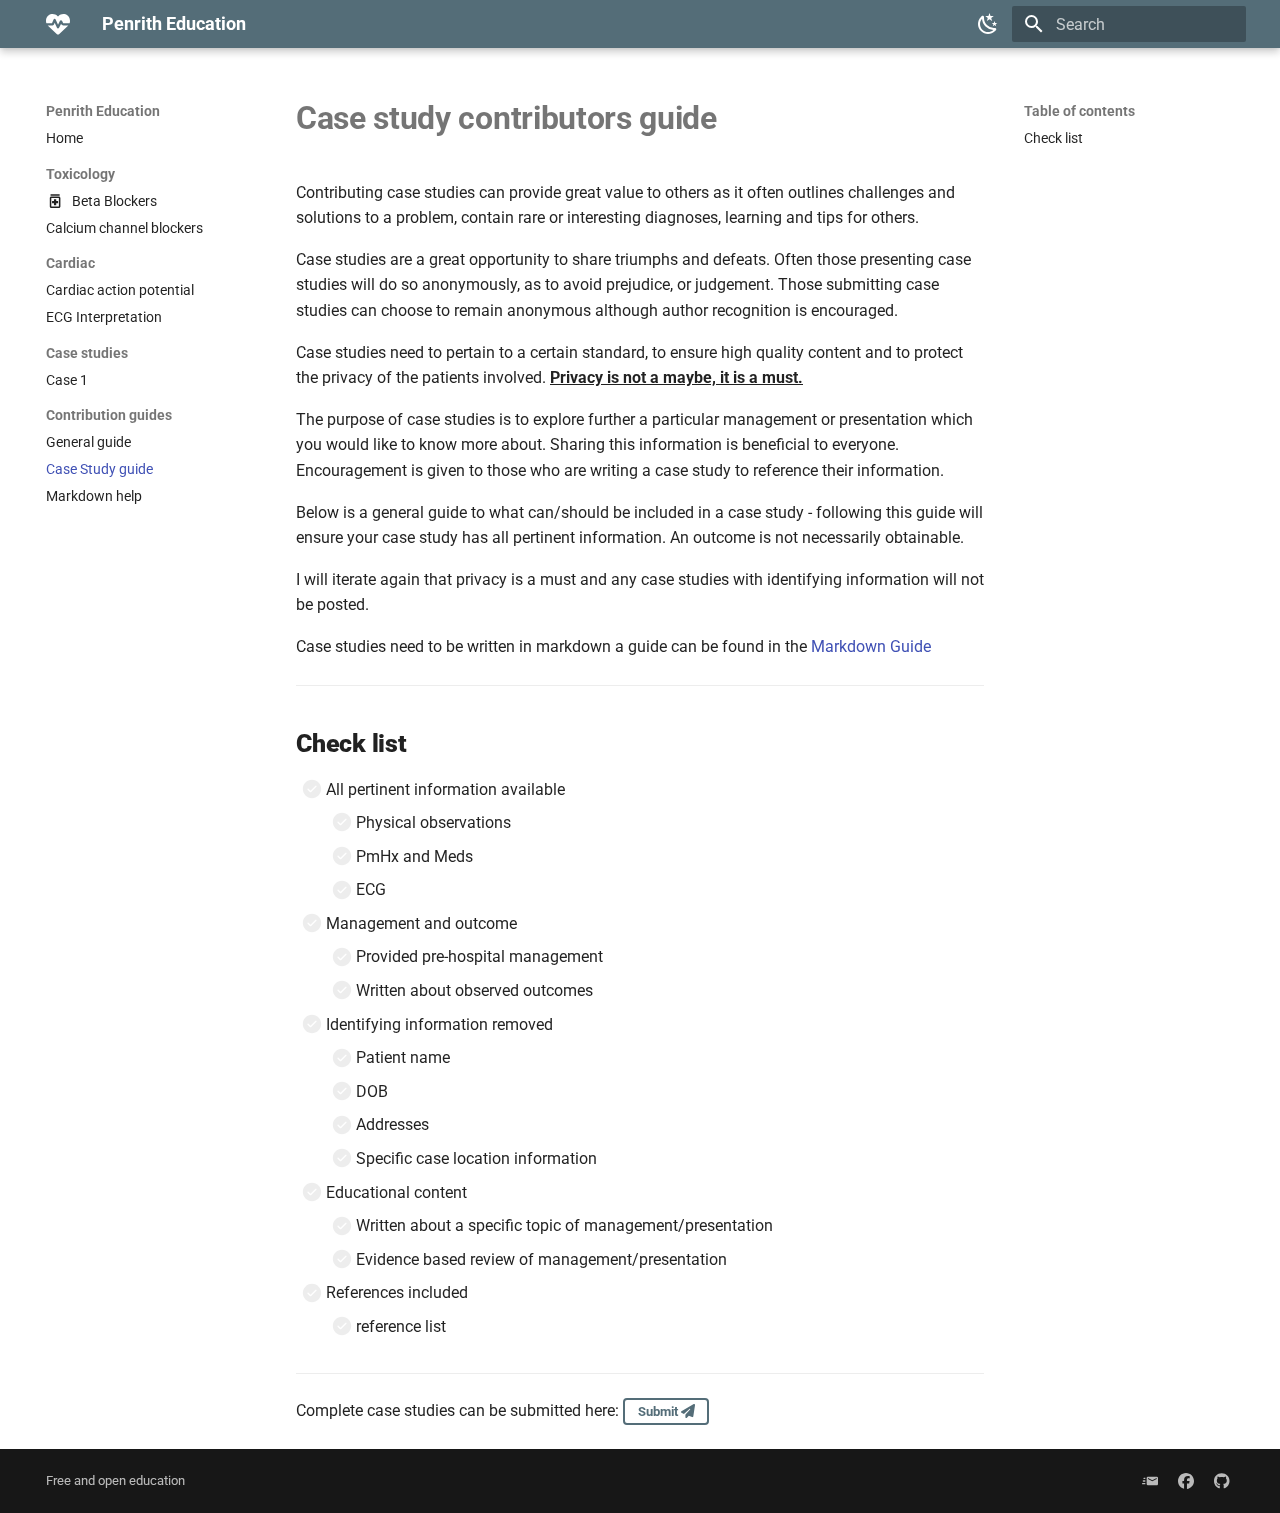
<file: site/Guides/Case study guide/index.html>
<!doctype html>
<html lang="en" class="no-js">
  <head>
    
      <meta charset="utf-8">
      <meta name="viewport" content="width=device-width,initial-scale=1">
      
      
      
      
        <link rel="prev" href="../General%20guide/">
      
      
        <link rel="next" href="../Markdown%20guide/">
      
      
      <link rel="icon" href="../../images/ambulance.png">
      <meta name="generator" content="mkdocs-1.6.0, mkdocs-material-9.5.30">
    
    
      
        <title>Case study guide - Penrith Education</title>
      
    
    
      <link rel="stylesheet" href="../../assets/stylesheets/main.3cba04c6.min.css">
      
        
        <link rel="stylesheet" href="../../assets/stylesheets/palette.06af60db.min.css">
      
      
  
  
    
    
  
  
  <style>:root{--md-admonition-icon--info:url('data:image/svg+xml;charset=utf-8,<svg xmlns="http://www.w3.org/2000/svg" viewBox="0 0 24 24"><path d="M13 3C9.23 3 6.19 5.95 6 9.66l-1.92 2.53c-.24.31 0 .81.42.81H6v3c0 1.11.89 2 2 2h1v3h7v-4.69c2.37-1.12 4-3.51 4-6.31 0-3.86-3.12-7-7-7m1 11h-2v-2h2v2m1.75-5.19c-.29.4-.66.69-1.11.93-.25.16-.42.33-.51.52-.09.18-.13.43-.13.74h-2c0-.5.11-.92.31-1.18.19-.27.54-.57 1.05-.91.26-.16.47-.36.61-.59.16-.23.23-.5.23-.82 0-.3-.08-.56-.26-.75-.18-.18-.44-.28-.75-.28a1 1 0 0 0-.66.23c-.18.16-.27.39-.28.69h-1.93l-.01-.03c-.01-.79.25-1.36.77-1.77.54-.39 1.24-.59 2.11-.59.93 0 1.66.23 2.19.68.54.45.81 1.06.81 1.82 0 .5-.15.91-.44 1.31Z"/></svg>');}</style>



    
    
      
    
    
      
        
        
        <link rel="preconnect" href="https://fonts.gstatic.com" crossorigin>
        <link rel="stylesheet" href="https://fonts.googleapis.com/css?family=Roboto:300,300i,400,400i,700,700i%7CRoboto+Mono:400,400i,700,700i&display=fallback">
        <style>:root{--md-text-font:"Roboto";--md-code-font:"Roboto Mono"}</style>
      
    
    
      <link rel="stylesheet" href="../../stylesheets/extra.css">
    
    <script>__md_scope=new URL("../..",location),__md_hash=e=>[...e].reduce((e,_)=>(e<<5)-e+_.charCodeAt(0),0),__md_get=(e,_=localStorage,t=__md_scope)=>JSON.parse(_.getItem(t.pathname+"."+e)),__md_set=(e,_,t=localStorage,a=__md_scope)=>{try{t.setItem(a.pathname+"."+e,JSON.stringify(_))}catch(e){}}</script>
    
      

    
    
      
        <meta  property="og:type"  content="website" >
      
        <meta  property="og:title"  content="Case study guide - Penrith Education" >
      
        <meta  property="og:description"  content="None" >
      
        <meta  property="og:image"  content="./assets/images/social/Guides/Case study guide.png" >
      
        <meta  property="og:image:type"  content="image/png" >
      
        <meta  property="og:image:width"  content="1200" >
      
        <meta  property="og:image:height"  content="630" >
      
        <meta  property="og:url"  content="None" >
      
        <meta  name="twitter:card"  content="summary_large_image" >
      
        <meta  name="twitter:title"  content="Case study guide - Penrith Education" >
      
        <meta  name="twitter:description"  content="None" >
      
        <meta  name="twitter:image"  content="./assets/images/social/Guides/Case study guide.png" >
      
    
    
   <link href="../../assets/stylesheets/glightbox.min.css" rel="stylesheet"/><style>
    html.glightbox-open { overflow: initial; height: 100%; }
    .gslide-title { margin-top: 0px; user-select: text; }
    .gslide-desc { color: #666; user-select: text; }
    .gslide-image img { background: white; }
    .gscrollbar-fixer { padding-right: 15px; }
    .gdesc-inner { font-size: 0.75rem; }
    body[data-md-color-scheme="slate"] .gdesc-inner { background: var(--md-default-bg-color);}
    body[data-md-color-scheme="slate"] .gslide-title { color: var(--md-default-fg-color);}
    body[data-md-color-scheme="slate"] .gslide-desc { color: var(--md-default-fg-color);}</style> <script src="../../assets/javascripts/glightbox.min.js"></script></head>
  
  
    
    
      
    
    
    
    
    <body dir="ltr" data-md-color-scheme="default" data-md-color-primary="blue-grey" data-md-color-accent="green">
  
    
    <input class="md-toggle" data-md-toggle="drawer" type="checkbox" id="__drawer" autocomplete="off">
    <input class="md-toggle" data-md-toggle="search" type="checkbox" id="__search" autocomplete="off">
    <label class="md-overlay" for="__drawer"></label>
    <div data-md-component="skip">
      
        
        <a href="#case-study-contributors-guide" class="md-skip">
          Skip to content
        </a>
      
    </div>
    <div data-md-component="announce">
      
    </div>
    
    
      

  

<header class="md-header md-header--shadow" data-md-component="header">
  <nav class="md-header__inner md-grid" aria-label="Header">
    <a href="../.." title="Penrith Education" class="md-header__button md-logo" aria-label="Penrith Education" data-md-component="logo">
      
  
  <svg xmlns="http://www.w3.org/2000/svg" viewBox="0 0 512 512"><!--! Font Awesome Free 6.6.0 by @fontawesome - https://fontawesome.com License - https://fontawesome.com/license/free (Icons: CC BY 4.0, Fonts: SIL OFL 1.1, Code: MIT License) Copyright 2024 Fonticons, Inc.--><path d="M228.3 469.1 47.6 300.4c-4.2-3.9-8.2-8.1-11.9-12.4h87c22.6 0 43-13.6 51.7-34.5l10.5-25.2 49.3 109.5c3.8 8.5 12.1 14 21.4 14.1s17.8-5 22-13.3l42.4-84.9 1.7 3.4c9.5 19 28.9 31 50.1 31h104.5c-3.7 4.3-7.7 8.5-11.9 12.4L283.7 469.1c-7.5 7-17.4 10.9-27.7 10.9s-20.2-3.9-27.7-10.9zM503.7 240h-132c-3 0-5.8-1.7-7.2-4.4l-23.2-46.3c-4.1-8.1-12.4-13.3-21.5-13.3s-17.4 5.1-21.5 13.3l-41.4 82.8-51-113.9c-3.9-8.7-12.7-14.3-22.2-14.1s-18.1 5.9-21.8 14.8l-31.8 76.3c-1.2 3-4.2 4.9-7.4 4.9L16 240c-2.6 0-5 .4-7.3 1.1C3 225.2 0 208.2 0 190.9v-5.8c0-69.9 50.5-129.5 119.4-141 45.6-7.6 92 7.3 124.6 39.9l12 12 12-12c32.6-32.6 79-47.5 124.6-39.9 68.9 11.5 119.4 71.1 119.4 141v5.8c0 16.9-2.8 33.5-8.3 49.1z"/></svg>

    </a>
    <label class="md-header__button md-icon" for="__drawer">
      
      <svg xmlns="http://www.w3.org/2000/svg" viewBox="0 0 24 24"><path d="M3 6h18v2H3V6m0 5h18v2H3v-2m0 5h18v2H3v-2Z"/></svg>
    </label>
    <div class="md-header__title" data-md-component="header-title">
      <div class="md-header__ellipsis">
        <div class="md-header__topic">
          <span class="md-ellipsis">
            Penrith Education
          </span>
        </div>
        <div class="md-header__topic" data-md-component="header-topic">
          <span class="md-ellipsis">
            
              Case study guide
            
          </span>
        </div>
      </div>
    </div>
    
      
        <form class="md-header__option" data-md-component="palette">
  
    
    
    
    <input class="md-option" data-md-color-media="" data-md-color-scheme="default" data-md-color-primary="blue-grey" data-md-color-accent="green"  aria-label="Switch to dark mode"  type="radio" name="__palette" id="__palette_0">
    
      <label class="md-header__button md-icon" title="Switch to dark mode" for="__palette_1" hidden>
        <svg xmlns="http://www.w3.org/2000/svg" viewBox="0 0 24 24"><path d="m17.75 4.09-2.53 1.94.91 3.06-2.63-1.81-2.63 1.81.91-3.06-2.53-1.94L12.44 4l1.06-3 1.06 3 3.19.09m3.5 6.91-1.64 1.25.59 1.98-1.7-1.17-1.7 1.17.59-1.98L15.75 11l2.06-.05L18.5 9l.69 1.95 2.06.05m-2.28 4.95c.83-.08 1.72 1.1 1.19 1.85-.32.45-.66.87-1.08 1.27C15.17 23 8.84 23 4.94 19.07c-3.91-3.9-3.91-10.24 0-14.14.4-.4.82-.76 1.27-1.08.75-.53 1.93.36 1.85 1.19-.27 2.86.69 5.83 2.89 8.02a9.96 9.96 0 0 0 8.02 2.89m-1.64 2.02a12.08 12.08 0 0 1-7.8-3.47c-2.17-2.19-3.33-5-3.49-7.82-2.81 3.14-2.7 7.96.31 10.98 3.02 3.01 7.84 3.12 10.98.31Z"/></svg>
      </label>
    
  
    
    
    
    <input class="md-option" data-md-color-media="" data-md-color-scheme="slate" data-md-color-primary="black" data-md-color-accent="green"  aria-label="Switch to light mode"  type="radio" name="__palette" id="__palette_1">
    
      <label class="md-header__button md-icon" title="Switch to light mode" for="__palette_0" hidden>
        <svg xmlns="http://www.w3.org/2000/svg" viewBox="0 0 24 24"><path d="M12 7a5 5 0 0 1 5 5 5 5 0 0 1-5 5 5 5 0 0 1-5-5 5 5 0 0 1 5-5m0 2a3 3 0 0 0-3 3 3 3 0 0 0 3 3 3 3 0 0 0 3-3 3 3 0 0 0-3-3m0-7 2.39 3.42C13.65 5.15 12.84 5 12 5c-.84 0-1.65.15-2.39.42L12 2M3.34 7l4.16-.35A7.2 7.2 0 0 0 5.94 8.5c-.44.74-.69 1.5-.83 2.29L3.34 7m.02 10 1.76-3.77a7.131 7.131 0 0 0 2.38 4.14L3.36 17M20.65 7l-1.77 3.79a7.023 7.023 0 0 0-2.38-4.15l4.15.36m-.01 10-4.14.36c.59-.51 1.12-1.14 1.54-1.86.42-.73.69-1.5.83-2.29L20.64 17M12 22l-2.41-3.44c.74.27 1.55.44 2.41.44.82 0 1.63-.17 2.37-.44L12 22Z"/></svg>
      </label>
    
  
</form>
      
    
    
      <script>var media,input,key,value,palette=__md_get("__palette");if(palette&&palette.color){"(prefers-color-scheme)"===palette.color.media&&(media=matchMedia("(prefers-color-scheme: light)"),input=document.querySelector(media.matches?"[data-md-color-media='(prefers-color-scheme: light)']":"[data-md-color-media='(prefers-color-scheme: dark)']"),palette.color.media=input.getAttribute("data-md-color-media"),palette.color.scheme=input.getAttribute("data-md-color-scheme"),palette.color.primary=input.getAttribute("data-md-color-primary"),palette.color.accent=input.getAttribute("data-md-color-accent"));for([key,value]of Object.entries(palette.color))document.body.setAttribute("data-md-color-"+key,value)}</script>
    
    
    
      <label class="md-header__button md-icon" for="__search">
        
        <svg xmlns="http://www.w3.org/2000/svg" viewBox="0 0 24 24"><path d="M9.5 3A6.5 6.5 0 0 1 16 9.5c0 1.61-.59 3.09-1.56 4.23l.27.27h.79l5 5-1.5 1.5-5-5v-.79l-.27-.27A6.516 6.516 0 0 1 9.5 16 6.5 6.5 0 0 1 3 9.5 6.5 6.5 0 0 1 9.5 3m0 2C7 5 5 7 5 9.5S7 14 9.5 14 14 12 14 9.5 12 5 9.5 5Z"/></svg>
      </label>
      <div class="md-search" data-md-component="search" role="dialog">
  <label class="md-search__overlay" for="__search"></label>
  <div class="md-search__inner" role="search">
    <form class="md-search__form" name="search">
      <input type="text" class="md-search__input" name="query" aria-label="Search" placeholder="Search" autocapitalize="off" autocorrect="off" autocomplete="off" spellcheck="false" data-md-component="search-query" required>
      <label class="md-search__icon md-icon" for="__search">
        
        <svg xmlns="http://www.w3.org/2000/svg" viewBox="0 0 24 24"><path d="M9.5 3A6.5 6.5 0 0 1 16 9.5c0 1.61-.59 3.09-1.56 4.23l.27.27h.79l5 5-1.5 1.5-5-5v-.79l-.27-.27A6.516 6.516 0 0 1 9.5 16 6.5 6.5 0 0 1 3 9.5 6.5 6.5 0 0 1 9.5 3m0 2C7 5 5 7 5 9.5S7 14 9.5 14 14 12 14 9.5 12 5 9.5 5Z"/></svg>
        
        <svg xmlns="http://www.w3.org/2000/svg" viewBox="0 0 24 24"><path d="M20 11v2H8l5.5 5.5-1.42 1.42L4.16 12l7.92-7.92L13.5 5.5 8 11h12Z"/></svg>
      </label>
      <nav class="md-search__options" aria-label="Search">
        
        <button type="reset" class="md-search__icon md-icon" title="Clear" aria-label="Clear" tabindex="-1">
          
          <svg xmlns="http://www.w3.org/2000/svg" viewBox="0 0 24 24"><path d="M19 6.41 17.59 5 12 10.59 6.41 5 5 6.41 10.59 12 5 17.59 6.41 19 12 13.41 17.59 19 19 17.59 13.41 12 19 6.41Z"/></svg>
        </button>
      </nav>
      
        <div class="md-search__suggest" data-md-component="search-suggest"></div>
      
    </form>
    <div class="md-search__output">
      <div class="md-search__scrollwrap" tabindex="0" data-md-scrollfix>
        <div class="md-search-result" data-md-component="search-result">
          <div class="md-search-result__meta">
            Initializing search
          </div>
          <ol class="md-search-result__list" role="presentation"></ol>
        </div>
      </div>
    </div>
  </div>
</div>
    
    
  </nav>
  
</header>
    
    <div class="md-container" data-md-component="container">
      
      
        
          
        
      
      <main class="md-main" data-md-component="main">
        <div class="md-main__inner md-grid">
          
            
              
              <div class="md-sidebar md-sidebar--primary" data-md-component="sidebar" data-md-type="navigation" >
                <div class="md-sidebar__scrollwrap">
                  <div class="md-sidebar__inner">
                    



<nav class="md-nav md-nav--primary" aria-label="Navigation" data-md-level="0">
  <label class="md-nav__title" for="__drawer">
    <a href="../.." title="Penrith Education" class="md-nav__button md-logo" aria-label="Penrith Education" data-md-component="logo">
      
  
  <svg xmlns="http://www.w3.org/2000/svg" viewBox="0 0 512 512"><!--! Font Awesome Free 6.6.0 by @fontawesome - https://fontawesome.com License - https://fontawesome.com/license/free (Icons: CC BY 4.0, Fonts: SIL OFL 1.1, Code: MIT License) Copyright 2024 Fonticons, Inc.--><path d="M228.3 469.1 47.6 300.4c-4.2-3.9-8.2-8.1-11.9-12.4h87c22.6 0 43-13.6 51.7-34.5l10.5-25.2 49.3 109.5c3.8 8.5 12.1 14 21.4 14.1s17.8-5 22-13.3l42.4-84.9 1.7 3.4c9.5 19 28.9 31 50.1 31h104.5c-3.7 4.3-7.7 8.5-11.9 12.4L283.7 469.1c-7.5 7-17.4 10.9-27.7 10.9s-20.2-3.9-27.7-10.9zM503.7 240h-132c-3 0-5.8-1.7-7.2-4.4l-23.2-46.3c-4.1-8.1-12.4-13.3-21.5-13.3s-17.4 5.1-21.5 13.3l-41.4 82.8-51-113.9c-3.9-8.7-12.7-14.3-22.2-14.1s-18.1 5.9-21.8 14.8l-31.8 76.3c-1.2 3-4.2 4.9-7.4 4.9L16 240c-2.6 0-5 .4-7.3 1.1C3 225.2 0 208.2 0 190.9v-5.8c0-69.9 50.5-129.5 119.4-141 45.6-7.6 92 7.3 124.6 39.9l12 12 12-12c32.6-32.6 79-47.5 124.6-39.9 68.9 11.5 119.4 71.1 119.4 141v5.8c0 16.9-2.8 33.5-8.3 49.1z"/></svg>

    </a>
    Penrith Education
  </label>
  
  <ul class="md-nav__list" data-md-scrollfix>
    
      
      
  
  
  
  
    <li class="md-nav__item">
      <a href="../.." class="md-nav__link">
        
  
  <span class="md-ellipsis">
    Home
  </span>
  

      </a>
    </li>
  

    
      
      
  
  
  
  
    
    
    
      
        
        
      
    
    
    <li class="md-nav__item md-nav__item--section md-nav__item--nested">
      
        
        
          
        
        <input class="md-nav__toggle md-toggle md-toggle--indeterminate" type="checkbox" id="__nav_2" >
        
          
          <label class="md-nav__link" for="__nav_2" id="__nav_2_label" tabindex="">
            
  
  <span class="md-ellipsis">
    Toxicology
  </span>
  

            <span class="md-nav__icon md-icon"></span>
          </label>
        
        <nav class="md-nav" data-md-level="1" aria-labelledby="__nav_2_label" aria-expanded="false">
          <label class="md-nav__title" for="__nav_2">
            <span class="md-nav__icon md-icon"></span>
            Toxicology
          </label>
          <ul class="md-nav__list" data-md-scrollfix>
            
              
                
  
  
  
  
    <li class="md-nav__item">
      <a href="../../Toxicology/Beta-blocker/" class="md-nav__link">
        
  
    <svg xmlns="http://www.w3.org/2000/svg" viewBox="0 0 24 24"><path d="M10.5 15H8v-3h2.5V9.5h3V12H16v3h-2.5v2.5h-3V15M19 8v11c0 1.1-.9 2-2 2H7c-1.1 0-2-.9-2-2V8c0-1.1.9-2 2-2h10c1.1 0 2 .9 2 2m-2 0H7v11h10V8m1-5H6v2h12V3"/></svg>
  
  <span class="md-ellipsis">
    Beta Blockers
  </span>
  

      </a>
    </li>
  

              
            
              
                
  
  
  
  
    <li class="md-nav__item">
      <a href="../../Toxicology/Calcium%20channel%20blockers/" class="md-nav__link">
        
  
  <span class="md-ellipsis">
    Calcium channel blockers
  </span>
  

      </a>
    </li>
  

              
            
          </ul>
        </nav>
      
    </li>
  

    
      
      
  
  
  
  
    
    
    
      
        
        
      
    
    
    <li class="md-nav__item md-nav__item--section md-nav__item--nested">
      
        
        
          
        
        <input class="md-nav__toggle md-toggle md-toggle--indeterminate" type="checkbox" id="__nav_3" >
        
          
          <label class="md-nav__link" for="__nav_3" id="__nav_3_label" tabindex="">
            
  
  <span class="md-ellipsis">
    Cardiac
  </span>
  

            <span class="md-nav__icon md-icon"></span>
          </label>
        
        <nav class="md-nav" data-md-level="1" aria-labelledby="__nav_3_label" aria-expanded="false">
          <label class="md-nav__title" for="__nav_3">
            <span class="md-nav__icon md-icon"></span>
            Cardiac
          </label>
          <ul class="md-nav__list" data-md-scrollfix>
            
              
                
  
  
  
  
    <li class="md-nav__item">
      <a href="../../ECG/Cardiac%20action%20potential/" class="md-nav__link">
        
  
  <span class="md-ellipsis">
    Cardiac action potential
  </span>
  

      </a>
    </li>
  

              
            
              
                
  
  
  
  
    <li class="md-nav__item">
      <a href="../../ECG/ECG%20Basics/" class="md-nav__link">
        
  
  <span class="md-ellipsis">
    ECG Interpretation
  </span>
  

      </a>
    </li>
  

              
            
          </ul>
        </nav>
      
    </li>
  

    
      
      
  
  
  
  
    
    
    
      
        
        
      
    
    
    <li class="md-nav__item md-nav__item--section md-nav__item--nested">
      
        
        
          
        
        <input class="md-nav__toggle md-toggle md-toggle--indeterminate" type="checkbox" id="__nav_4" >
        
          
          <label class="md-nav__link" for="__nav_4" id="__nav_4_label" tabindex="">
            
  
  <span class="md-ellipsis">
    Case studies
  </span>
  

            <span class="md-nav__icon md-icon"></span>
          </label>
        
        <nav class="md-nav" data-md-level="1" aria-labelledby="__nav_4_label" aria-expanded="false">
          <label class="md-nav__title" for="__nav_4">
            <span class="md-nav__icon md-icon"></span>
            Case studies
          </label>
          <ul class="md-nav__list" data-md-scrollfix>
            
              
                
  
  
  
  
    <li class="md-nav__item">
      <a href="../../Case%20Studies/case%201/" class="md-nav__link">
        
  
  <span class="md-ellipsis">
    Case 1
  </span>
  

      </a>
    </li>
  

              
            
          </ul>
        </nav>
      
    </li>
  

    
      
      
  
  
    
  
  
  
    
    
    
      
        
        
      
    
    
    <li class="md-nav__item md-nav__item--active md-nav__item--section md-nav__item--nested">
      
        
        
        <input class="md-nav__toggle md-toggle " type="checkbox" id="__nav_5" checked>
        
          
          <label class="md-nav__link" for="__nav_5" id="__nav_5_label" tabindex="">
            
  
  <span class="md-ellipsis">
    Contribution guides
  </span>
  

            <span class="md-nav__icon md-icon"></span>
          </label>
        
        <nav class="md-nav" data-md-level="1" aria-labelledby="__nav_5_label" aria-expanded="true">
          <label class="md-nav__title" for="__nav_5">
            <span class="md-nav__icon md-icon"></span>
            Contribution guides
          </label>
          <ul class="md-nav__list" data-md-scrollfix>
            
              
                
  
  
  
  
    <li class="md-nav__item">
      <a href="../General%20guide/" class="md-nav__link">
        
  
  <span class="md-ellipsis">
    General guide
  </span>
  

      </a>
    </li>
  

              
            
              
                
  
  
    
  
  
  
    <li class="md-nav__item md-nav__item--active">
      
      <input class="md-nav__toggle md-toggle" type="checkbox" id="__toc">
      
      
        
      
      
        <label class="md-nav__link md-nav__link--active" for="__toc">
          
  
  <span class="md-ellipsis">
    Case Study guide
  </span>
  

          <span class="md-nav__icon md-icon"></span>
        </label>
      
      <a href="./" class="md-nav__link md-nav__link--active">
        
  
  <span class="md-ellipsis">
    Case Study guide
  </span>
  

      </a>
      
        

<nav class="md-nav md-nav--secondary" aria-label="Table of contents">
  
  
  
    
  
  
    <label class="md-nav__title" for="__toc">
      <span class="md-nav__icon md-icon"></span>
      Table of contents
    </label>
    <ul class="md-nav__list" data-md-component="toc" data-md-scrollfix>
      
        <li class="md-nav__item">
  <a href="#check-list" class="md-nav__link">
    <span class="md-ellipsis">
      Check list
    </span>
  </a>
  
</li>
      
    </ul>
  
</nav>
      
    </li>
  

              
            
              
                
  
  
  
  
    <li class="md-nav__item">
      <a href="../Markdown%20guide/" class="md-nav__link">
        
  
  <span class="md-ellipsis">
    Markdown help
  </span>
  

      </a>
    </li>
  

              
            
          </ul>
        </nav>
      
    </li>
  

    
  </ul>
</nav>
                  </div>
                </div>
              </div>
            
            
              
              <div class="md-sidebar md-sidebar--secondary" data-md-component="sidebar" data-md-type="toc" >
                <div class="md-sidebar__scrollwrap">
                  <div class="md-sidebar__inner">
                    

<nav class="md-nav md-nav--secondary" aria-label="Table of contents">
  
  
  
    
  
  
    <label class="md-nav__title" for="__toc">
      <span class="md-nav__icon md-icon"></span>
      Table of contents
    </label>
    <ul class="md-nav__list" data-md-component="toc" data-md-scrollfix>
      
        <li class="md-nav__item">
  <a href="#check-list" class="md-nav__link">
    <span class="md-ellipsis">
      Check list
    </span>
  </a>
  
</li>
      
    </ul>
  
</nav>
                  </div>
                </div>
              </div>
            
          
          
            <div class="md-content" data-md-component="content">
              <article class="md-content__inner md-typeset">
                
                  


<h1 id="case-study-contributors-guide">Case study contributors guide</h1>
<p>Contributing case studies can provide great value to others as it often outlines challenges and solutions to a problem, contain rare or interesting diagnoses, learning and tips for others. </p>
<p>Case studies are a great opportunity to share triumphs and defeats. Often those presenting case studies will do so anonymously, as to avoid prejudice, or judgement. Those submitting case studies can choose to remain anonymous although author recognition is encouraged.</p>
<p>Case studies need to pertain to a certain standard, to ensure high quality content and to protect the privacy of the patients involved. <ins><strong>Privacy is not a maybe, it is a must.</strong></ins></p>
<p>The purpose of case studies is to explore further a particular management or presentation which you would like to know more about. Sharing this information is beneficial to everyone.
Encouragement is given to those who are writing a case study to reference their information.</p>
<p>Below is a general guide to what can/should be included in a case study - following this guide will ensure your case study has all pertinent information. An outcome is not necessarily obtainable. </p>
<p>I will iterate again that privacy is a must and any case studies with identifying information will not be posted. </p>
<p>Case studies need to be written in markdown a guide can be found in the <a href="/Guides/Markdown guide">Markdown Guide</a></p>
<hr />
<h2 id="check-list"><strong>Check list</strong></h2>
<ul class="task-list">
<li class="task-list-item"><label class="task-list-control"><input type="checkbox"/><span class="task-list-indicator"></span></label> All pertinent information available<ul class="task-list">
<li class="task-list-item"><label class="task-list-control"><input type="checkbox"/><span class="task-list-indicator"></span></label> Physical observations</li>
<li class="task-list-item"><label class="task-list-control"><input type="checkbox"/><span class="task-list-indicator"></span></label> PmHx and Meds</li>
<li class="task-list-item"><label class="task-list-control"><input type="checkbox"/><span class="task-list-indicator"></span></label> ECG</li>
</ul>
</li>
<li class="task-list-item"><label class="task-list-control"><input type="checkbox"/><span class="task-list-indicator"></span></label> Management and outcome<ul class="task-list">
<li class="task-list-item"><label class="task-list-control"><input type="checkbox"/><span class="task-list-indicator"></span></label> Provided pre-hospital management</li>
<li class="task-list-item"><label class="task-list-control"><input type="checkbox"/><span class="task-list-indicator"></span></label> Written about observed outcomes</li>
</ul>
</li>
<li class="task-list-item"><label class="task-list-control"><input type="checkbox"/><span class="task-list-indicator"></span></label> Identifying information removed<ul class="task-list">
<li class="task-list-item"><label class="task-list-control"><input type="checkbox"/><span class="task-list-indicator"></span></label> Patient name</li>
<li class="task-list-item"><label class="task-list-control"><input type="checkbox"/><span class="task-list-indicator"></span></label> DOB</li>
<li class="task-list-item"><label class="task-list-control"><input type="checkbox"/><span class="task-list-indicator"></span></label> Addresses</li>
<li class="task-list-item"><label class="task-list-control"><input type="checkbox"/><span class="task-list-indicator"></span></label> Specific case location information</li>
</ul>
</li>
<li class="task-list-item"><label class="task-list-control"><input type="checkbox"/><span class="task-list-indicator"></span></label> Educational content<ul class="task-list">
<li class="task-list-item"><label class="task-list-control"><input type="checkbox"/><span class="task-list-indicator"></span></label> Written about a specific topic of management/presentation</li>
<li class="task-list-item"><label class="task-list-control"><input type="checkbox"/><span class="task-list-indicator"></span></label> Evidence based review of management/presentation</li>
</ul>
</li>
<li class="task-list-item"><label class="task-list-control"><input type="checkbox"/><span class="task-list-indicator"></span></label> References included<ul class="task-list">
<li class="task-list-item"><label class="task-list-control"><input type="checkbox"/><span class="task-list-indicator"></span></label> reference list</li>
</ul>
</li>
</ul>
<hr />
<p>Complete case studies can be submitted here: <a class="md-button" href="mailto:submissions@penrith.education">Submit <span class="twemoji"><svg xmlns="http://www.w3.org/2000/svg" viewBox="0 0 512 512"><!--! Font Awesome Free 6.6.0 by @fontawesome - https://fontawesome.com License - https://fontawesome.com/license/free (Icons: CC BY 4.0, Fonts: SIL OFL 1.1, Code: MIT License) Copyright 2024 Fonticons, Inc.--><path d="M498.1 5.6c10.1 7 15.4 19.1 13.5 31.2l-64 416c-1.5 9.7-7.4 18.2-16 23s-18.9 5.4-28 1.6L284 427.7l-68.5 74.1c-8.9 9.7-22.9 12.9-35.2 8.1S160 493.2 160 480v-83.6c0-4 1.5-7.8 4.2-10.8l167.6-182.8c5.8-6.3 5.6-16-.4-22s-15.7-6.4-22-.7L106 360.8l-88.3-44.2C7.1 311.3.3 300.7 0 288.9s5.9-22.8 16.1-28.7l448-256c10.7-6.1 23.9-5.5 34 1.4z"/></svg></span></a></p>







  
  






                
              </article>
            </div>
          
          
<script>var target=document.getElementById(location.hash.slice(1));target&&target.name&&(target.checked=target.name.startsWith("__tabbed_"))</script>
        </div>
        
          <button type="button" class="md-top md-icon" data-md-component="top" hidden>
  
  <svg xmlns="http://www.w3.org/2000/svg" viewBox="0 0 24 24"><path d="M13 20h-2V8l-5.5 5.5-1.42-1.42L12 4.16l7.92 7.92-1.42 1.42L13 8v12Z"/></svg>
  Back to top
</button>
        
      </main>
      
        <footer class="md-footer">
  
  <div class="md-footer-meta md-typeset">
    <div class="md-footer-meta__inner md-grid">
      <div class="md-copyright">
  
    <div class="md-copyright__highlight">
      Free and open education
    </div>
  
  
</div>
      
        <div class="md-social">
  
    
    
    
    
    <a href="mailto:submissions@penrith.education" target="_blank" rel="noopener" title="Something wrong? Email us." class="md-social__link">
      <svg xmlns="http://www.w3.org/2000/svg" viewBox="0 0 24 24"><path d="M22 5.5H9c-1.1 0-2 .9-2 2v9a2 2 0 0 0 2 2h13c1.11 0 2-.89 2-2v-9a2 2 0 0 0-2-2m0 3.67-6.5 3.33L9 9.17V7.5l6.5 3.31L22 7.5v1.67M5 16.5c0 .17.03.33.05.5H1c-.552 0-1-.45-1-1s.448-1 1-1h4v1.5M3 7h2.05c-.02.17-.05.33-.05.5V9H3c-.55 0-1-.45-1-1s.45-1 1-1m-2 5c0-.55.45-1 1-1h3v2H2c-.55 0-1-.45-1-1Z"/></svg>
    </a>
  
    
    
    
    
    <a href="https://www.facebook.com/groups/350502002252540" target="_blank" rel="noopener" title="WSNBM Clinical Express" class="md-social__link">
      <svg xmlns="http://www.w3.org/2000/svg" viewBox="0 0 512 512"><!--! Font Awesome Free 6.6.0 by @fontawesome - https://fontawesome.com License - https://fontawesome.com/license/free (Icons: CC BY 4.0, Fonts: SIL OFL 1.1, Code: MIT License) Copyright 2024 Fonticons, Inc.--><path d="M512 256C512 114.6 397.4 0 256 0S0 114.6 0 256c0 120 82.7 220.8 194.2 248.5V334.2h-52.8V256h52.8v-33.7c0-87.1 39.4-127.5 125-127.5 16.2 0 44.2 3.2 55.7 6.4V172c-6-.6-16.5-1-29.6-1-42 0-58.2 15.9-58.2 57.2V256h83.6l-14.4 78.2H287v175.9C413.8 494.8 512 386.9 512 256z"/></svg>
    </a>
  
    
    
    
    
    <a href="https://github.com/JoshuaFoster123/Penrith-Education" target="_blank" rel="noopener" title="View source on github" class="md-social__link">
      <svg xmlns="http://www.w3.org/2000/svg" viewBox="0 0 496 512"><!--! Font Awesome Free 6.6.0 by @fontawesome - https://fontawesome.com License - https://fontawesome.com/license/free (Icons: CC BY 4.0, Fonts: SIL OFL 1.1, Code: MIT License) Copyright 2024 Fonticons, Inc.--><path d="M165.9 397.4c0 2-2.3 3.6-5.2 3.6-3.3.3-5.6-1.3-5.6-3.6 0-2 2.3-3.6 5.2-3.6 3-.3 5.6 1.3 5.6 3.6zm-31.1-4.5c-.7 2 1.3 4.3 4.3 4.9 2.6 1 5.6 0 6.2-2s-1.3-4.3-4.3-5.2c-2.6-.7-5.5.3-6.2 2.3zm44.2-1.7c-2.9.7-4.9 2.6-4.6 4.9.3 2 2.9 3.3 5.9 2.6 2.9-.7 4.9-2.6 4.6-4.6-.3-1.9-3-3.2-5.9-2.9zM244.8 8C106.1 8 0 113.3 0 252c0 110.9 69.8 205.8 169.5 239.2 12.8 2.3 17.3-5.6 17.3-12.1 0-6.2-.3-40.4-.3-61.4 0 0-70 15-84.7-29.8 0 0-11.4-29.1-27.8-36.6 0 0-22.9-15.7 1.6-15.4 0 0 24.9 2 38.6 25.8 21.9 38.6 58.6 27.5 72.9 20.9 2.3-16 8.8-27.1 16-33.7-55.9-6.2-112.3-14.3-112.3-110.5 0-27.5 7.6-41.3 23.6-58.9-2.6-6.5-11.1-33.3 2.6-67.9 20.9-6.5 69 27 69 27 20-5.6 41.5-8.5 62.8-8.5s42.8 2.9 62.8 8.5c0 0 48.1-33.6 69-27 13.7 34.7 5.2 61.4 2.6 67.9 16 17.7 25.8 31.5 25.8 58.9 0 96.5-58.9 104.2-114.8 110.5 9.2 7.9 17 22.9 17 46.4 0 33.7-.3 75.4-.3 83.6 0 6.5 4.6 14.4 17.3 12.1C428.2 457.8 496 362.9 496 252 496 113.3 383.5 8 244.8 8zM97.2 352.9c-1.3 1-1 3.3.7 5.2 1.6 1.6 3.9 2.3 5.2 1 1.3-1 1-3.3-.7-5.2-1.6-1.6-3.9-2.3-5.2-1zm-10.8-8.1c-.7 1.3.3 2.9 2.3 3.9 1.6 1 3.6.7 4.3-.7.7-1.3-.3-2.9-2.3-3.9-2-.6-3.6-.3-4.3.7zm32.4 35.6c-1.6 1.3-1 4.3 1.3 6.2 2.3 2.3 5.2 2.6 6.5 1 1.3-1.3.7-4.3-1.3-6.2-2.2-2.3-5.2-2.6-6.5-1zm-11.4-14.7c-1.6 1-1.6 3.6 0 5.9 1.6 2.3 4.3 3.3 5.6 2.3 1.6-1.3 1.6-3.9 0-6.2-1.4-2.3-4-3.3-5.6-2z"/></svg>
    </a>
  
</div>
      
    </div>
  </div>
</footer>
      
    </div>
    <div class="md-dialog" data-md-component="dialog">
      <div class="md-dialog__inner md-typeset"></div>
    </div>
    
    
    <script id="__config" type="application/json">{"base": "../..", "features": ["content.code.copy", "navigation.sections", "navigation.top", "search.suggest", "navigation.expand"], "search": "../../assets/javascripts/workers/search.b8dbb3d2.min.js", "translations": {"clipboard.copied": "Copied to clipboard", "clipboard.copy": "Copy to clipboard", "search.result.more.one": "1 more on this page", "search.result.more.other": "# more on this page", "search.result.none": "No matching documents", "search.result.one": "1 matching document", "search.result.other": "# matching documents", "search.result.placeholder": "Type to start searching", "search.result.term.missing": "Missing", "select.version": "Select version"}}</script>
    
    
      <script src="../../assets/javascripts/bundle.fe8b6f2b.min.js"></script>
      
    
  <script>document$.subscribe(() => {const lightbox = GLightbox({"touchNavigation": true, "loop": false, "zoomable": true, "draggable": true, "openEffect": "zoom", "closeEffect": "zoom", "slideEffect": "slide"});})</script></body>
</html>
</file>
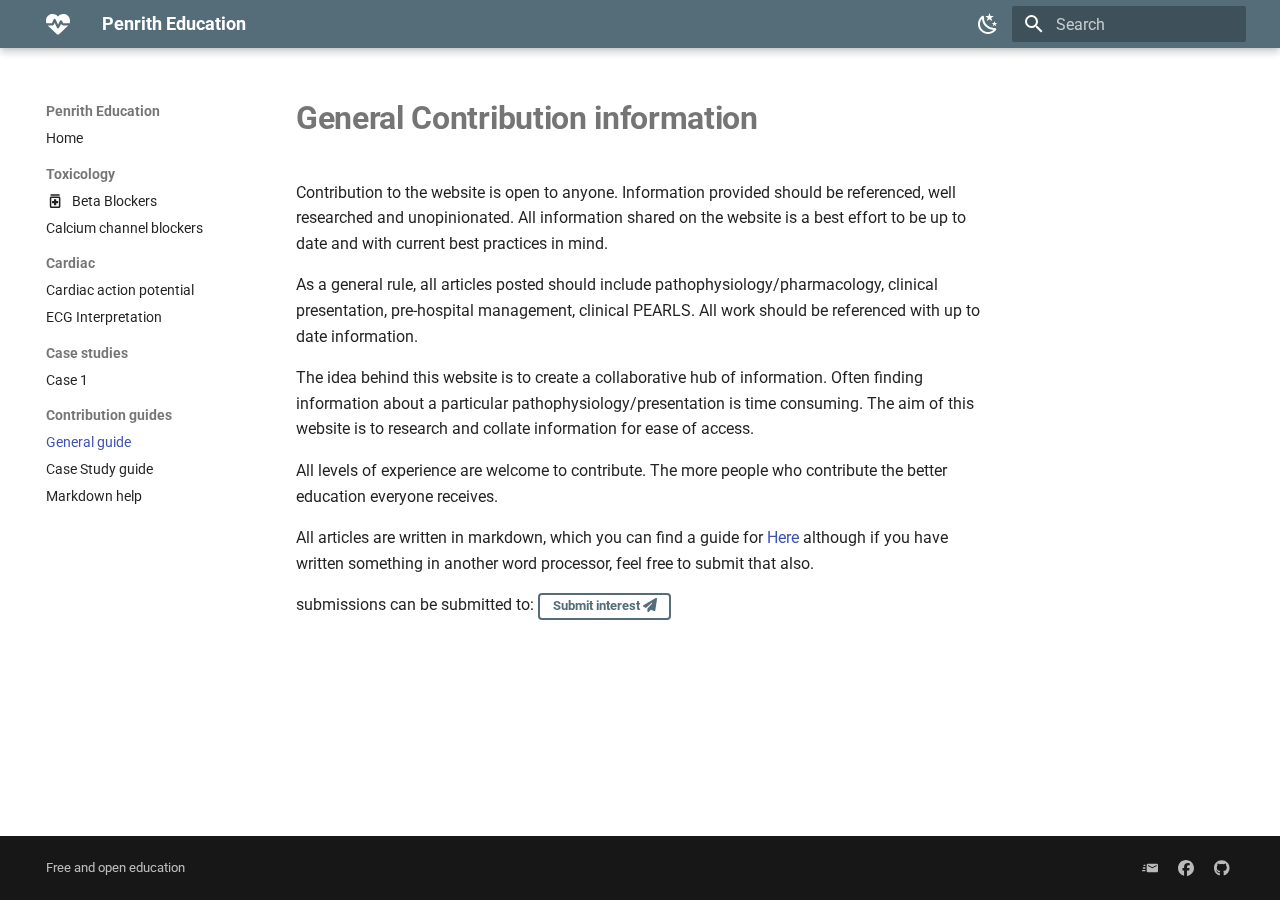
<file: site/Guides/General guide/index.html>
<!doctype html>
<html lang="en" class="no-js">
  <head>
    
      <meta charset="utf-8">
      <meta name="viewport" content="width=device-width,initial-scale=1">
      
        <meta name="description" content="A guide to contribution on the website">
      
      
      
      
        <link rel="prev" href="../../Case%20Studies/case%201/">
      
      
        <link rel="next" href="../Case%20study%20guide/">
      
      
      <link rel="icon" href="../../images/ambulance.png">
      <meta name="generator" content="mkdocs-1.6.0, mkdocs-material-9.5.30">
    
    
      
        <title>General contribution guide - Penrith Education</title>
      
    
    
      <link rel="stylesheet" href="../../assets/stylesheets/main.3cba04c6.min.css">
      
        
        <link rel="stylesheet" href="../../assets/stylesheets/palette.06af60db.min.css">
      
      
  
  
    
    
  
  
  <style>:root{--md-admonition-icon--info:url('data:image/svg+xml;charset=utf-8,<svg xmlns="http://www.w3.org/2000/svg" viewBox="0 0 24 24"><path d="M13 3C9.23 3 6.19 5.95 6 9.66l-1.92 2.53c-.24.31 0 .81.42.81H6v3c0 1.11.89 2 2 2h1v3h7v-4.69c2.37-1.12 4-3.51 4-6.31 0-3.86-3.12-7-7-7m1 11h-2v-2h2v2m1.75-5.19c-.29.4-.66.69-1.11.93-.25.16-.42.33-.51.52-.09.18-.13.43-.13.74h-2c0-.5.11-.92.31-1.18.19-.27.54-.57 1.05-.91.26-.16.47-.36.61-.59.16-.23.23-.5.23-.82 0-.3-.08-.56-.26-.75-.18-.18-.44-.28-.75-.28a1 1 0 0 0-.66.23c-.18.16-.27.39-.28.69h-1.93l-.01-.03c-.01-.79.25-1.36.77-1.77.54-.39 1.24-.59 2.11-.59.93 0 1.66.23 2.19.68.54.45.81 1.06.81 1.82 0 .5-.15.91-.44 1.31Z"/></svg>');}</style>



    
    
      
    
    
      
        
        
        <link rel="preconnect" href="https://fonts.gstatic.com" crossorigin>
        <link rel="stylesheet" href="https://fonts.googleapis.com/css?family=Roboto:300,300i,400,400i,700,700i%7CRoboto+Mono:400,400i,700,700i&display=fallback">
        <style>:root{--md-text-font:"Roboto";--md-code-font:"Roboto Mono"}</style>
      
    
    
      <link rel="stylesheet" href="../../stylesheets/extra.css">
    
    <script>__md_scope=new URL("../..",location),__md_hash=e=>[...e].reduce((e,_)=>(e<<5)-e+_.charCodeAt(0),0),__md_get=(e,_=localStorage,t=__md_scope)=>JSON.parse(_.getItem(t.pathname+"."+e)),__md_set=(e,_,t=localStorage,a=__md_scope)=>{try{t.setItem(a.pathname+"."+e,JSON.stringify(_))}catch(e){}}</script>
    
      

    
    
      
        <meta  property="og:type"  content="website" >
      
        <meta  property="og:title"  content="General contribution guide - Penrith Education" >
      
        <meta  property="og:description"  content="A guide to contribution on the website" >
      
        <meta  property="og:image"  content="./assets/images/social/Guides/General guide.png" >
      
        <meta  property="og:image:type"  content="image/png" >
      
        <meta  property="og:image:width"  content="1200" >
      
        <meta  property="og:image:height"  content="630" >
      
        <meta  property="og:url"  content="None" >
      
        <meta  name="twitter:card"  content="summary_large_image" >
      
        <meta  name="twitter:title"  content="General contribution guide - Penrith Education" >
      
        <meta  name="twitter:description"  content="A guide to contribution on the website" >
      
        <meta  name="twitter:image"  content="./assets/images/social/Guides/General guide.png" >
      
    
    
   <link href="../../assets/stylesheets/glightbox.min.css" rel="stylesheet"/><style>
    html.glightbox-open { overflow: initial; height: 100%; }
    .gslide-title { margin-top: 0px; user-select: text; }
    .gslide-desc { color: #666; user-select: text; }
    .gslide-image img { background: white; }
    .gscrollbar-fixer { padding-right: 15px; }
    .gdesc-inner { font-size: 0.75rem; }
    body[data-md-color-scheme="slate"] .gdesc-inner { background: var(--md-default-bg-color);}
    body[data-md-color-scheme="slate"] .gslide-title { color: var(--md-default-fg-color);}
    body[data-md-color-scheme="slate"] .gslide-desc { color: var(--md-default-fg-color);}</style> <script src="../../assets/javascripts/glightbox.min.js"></script></head>
  
  
    
    
      
    
    
    
    
    <body dir="ltr" data-md-color-scheme="default" data-md-color-primary="blue-grey" data-md-color-accent="green">
  
    
    <input class="md-toggle" data-md-toggle="drawer" type="checkbox" id="__drawer" autocomplete="off">
    <input class="md-toggle" data-md-toggle="search" type="checkbox" id="__search" autocomplete="off">
    <label class="md-overlay" for="__drawer"></label>
    <div data-md-component="skip">
      
        
        <a href="#general-contribution-information" class="md-skip">
          Skip to content
        </a>
      
    </div>
    <div data-md-component="announce">
      
    </div>
    
    
      

  

<header class="md-header md-header--shadow" data-md-component="header">
  <nav class="md-header__inner md-grid" aria-label="Header">
    <a href="../.." title="Penrith Education" class="md-header__button md-logo" aria-label="Penrith Education" data-md-component="logo">
      
  
  <svg xmlns="http://www.w3.org/2000/svg" viewBox="0 0 512 512"><!--! Font Awesome Free 6.6.0 by @fontawesome - https://fontawesome.com License - https://fontawesome.com/license/free (Icons: CC BY 4.0, Fonts: SIL OFL 1.1, Code: MIT License) Copyright 2024 Fonticons, Inc.--><path d="M228.3 469.1 47.6 300.4c-4.2-3.9-8.2-8.1-11.9-12.4h87c22.6 0 43-13.6 51.7-34.5l10.5-25.2 49.3 109.5c3.8 8.5 12.1 14 21.4 14.1s17.8-5 22-13.3l42.4-84.9 1.7 3.4c9.5 19 28.9 31 50.1 31h104.5c-3.7 4.3-7.7 8.5-11.9 12.4L283.7 469.1c-7.5 7-17.4 10.9-27.7 10.9s-20.2-3.9-27.7-10.9zM503.7 240h-132c-3 0-5.8-1.7-7.2-4.4l-23.2-46.3c-4.1-8.1-12.4-13.3-21.5-13.3s-17.4 5.1-21.5 13.3l-41.4 82.8-51-113.9c-3.9-8.7-12.7-14.3-22.2-14.1s-18.1 5.9-21.8 14.8l-31.8 76.3c-1.2 3-4.2 4.9-7.4 4.9L16 240c-2.6 0-5 .4-7.3 1.1C3 225.2 0 208.2 0 190.9v-5.8c0-69.9 50.5-129.5 119.4-141 45.6-7.6 92 7.3 124.6 39.9l12 12 12-12c32.6-32.6 79-47.5 124.6-39.9 68.9 11.5 119.4 71.1 119.4 141v5.8c0 16.9-2.8 33.5-8.3 49.1z"/></svg>

    </a>
    <label class="md-header__button md-icon" for="__drawer">
      
      <svg xmlns="http://www.w3.org/2000/svg" viewBox="0 0 24 24"><path d="M3 6h18v2H3V6m0 5h18v2H3v-2m0 5h18v2H3v-2Z"/></svg>
    </label>
    <div class="md-header__title" data-md-component="header-title">
      <div class="md-header__ellipsis">
        <div class="md-header__topic">
          <span class="md-ellipsis">
            Penrith Education
          </span>
        </div>
        <div class="md-header__topic" data-md-component="header-topic">
          <span class="md-ellipsis">
            
              General contribution guide
            
          </span>
        </div>
      </div>
    </div>
    
      
        <form class="md-header__option" data-md-component="palette">
  
    
    
    
    <input class="md-option" data-md-color-media="" data-md-color-scheme="default" data-md-color-primary="blue-grey" data-md-color-accent="green"  aria-label="Switch to dark mode"  type="radio" name="__palette" id="__palette_0">
    
      <label class="md-header__button md-icon" title="Switch to dark mode" for="__palette_1" hidden>
        <svg xmlns="http://www.w3.org/2000/svg" viewBox="0 0 24 24"><path d="m17.75 4.09-2.53 1.94.91 3.06-2.63-1.81-2.63 1.81.91-3.06-2.53-1.94L12.44 4l1.06-3 1.06 3 3.19.09m3.5 6.91-1.64 1.25.59 1.98-1.7-1.17-1.7 1.17.59-1.98L15.75 11l2.06-.05L18.5 9l.69 1.95 2.06.05m-2.28 4.95c.83-.08 1.72 1.1 1.19 1.85-.32.45-.66.87-1.08 1.27C15.17 23 8.84 23 4.94 19.07c-3.91-3.9-3.91-10.24 0-14.14.4-.4.82-.76 1.27-1.08.75-.53 1.93.36 1.85 1.19-.27 2.86.69 5.83 2.89 8.02a9.96 9.96 0 0 0 8.02 2.89m-1.64 2.02a12.08 12.08 0 0 1-7.8-3.47c-2.17-2.19-3.33-5-3.49-7.82-2.81 3.14-2.7 7.96.31 10.98 3.02 3.01 7.84 3.12 10.98.31Z"/></svg>
      </label>
    
  
    
    
    
    <input class="md-option" data-md-color-media="" data-md-color-scheme="slate" data-md-color-primary="black" data-md-color-accent="green"  aria-label="Switch to light mode"  type="radio" name="__palette" id="__palette_1">
    
      <label class="md-header__button md-icon" title="Switch to light mode" for="__palette_0" hidden>
        <svg xmlns="http://www.w3.org/2000/svg" viewBox="0 0 24 24"><path d="M12 7a5 5 0 0 1 5 5 5 5 0 0 1-5 5 5 5 0 0 1-5-5 5 5 0 0 1 5-5m0 2a3 3 0 0 0-3 3 3 3 0 0 0 3 3 3 3 0 0 0 3-3 3 3 0 0 0-3-3m0-7 2.39 3.42C13.65 5.15 12.84 5 12 5c-.84 0-1.65.15-2.39.42L12 2M3.34 7l4.16-.35A7.2 7.2 0 0 0 5.94 8.5c-.44.74-.69 1.5-.83 2.29L3.34 7m.02 10 1.76-3.77a7.131 7.131 0 0 0 2.38 4.14L3.36 17M20.65 7l-1.77 3.79a7.023 7.023 0 0 0-2.38-4.15l4.15.36m-.01 10-4.14.36c.59-.51 1.12-1.14 1.54-1.86.42-.73.69-1.5.83-2.29L20.64 17M12 22l-2.41-3.44c.74.27 1.55.44 2.41.44.82 0 1.63-.17 2.37-.44L12 22Z"/></svg>
      </label>
    
  
</form>
      
    
    
      <script>var media,input,key,value,palette=__md_get("__palette");if(palette&&palette.color){"(prefers-color-scheme)"===palette.color.media&&(media=matchMedia("(prefers-color-scheme: light)"),input=document.querySelector(media.matches?"[data-md-color-media='(prefers-color-scheme: light)']":"[data-md-color-media='(prefers-color-scheme: dark)']"),palette.color.media=input.getAttribute("data-md-color-media"),palette.color.scheme=input.getAttribute("data-md-color-scheme"),palette.color.primary=input.getAttribute("data-md-color-primary"),palette.color.accent=input.getAttribute("data-md-color-accent"));for([key,value]of Object.entries(palette.color))document.body.setAttribute("data-md-color-"+key,value)}</script>
    
    
    
      <label class="md-header__button md-icon" for="__search">
        
        <svg xmlns="http://www.w3.org/2000/svg" viewBox="0 0 24 24"><path d="M9.5 3A6.5 6.5 0 0 1 16 9.5c0 1.61-.59 3.09-1.56 4.23l.27.27h.79l5 5-1.5 1.5-5-5v-.79l-.27-.27A6.516 6.516 0 0 1 9.5 16 6.5 6.5 0 0 1 3 9.5 6.5 6.5 0 0 1 9.5 3m0 2C7 5 5 7 5 9.5S7 14 9.5 14 14 12 14 9.5 12 5 9.5 5Z"/></svg>
      </label>
      <div class="md-search" data-md-component="search" role="dialog">
  <label class="md-search__overlay" for="__search"></label>
  <div class="md-search__inner" role="search">
    <form class="md-search__form" name="search">
      <input type="text" class="md-search__input" name="query" aria-label="Search" placeholder="Search" autocapitalize="off" autocorrect="off" autocomplete="off" spellcheck="false" data-md-component="search-query" required>
      <label class="md-search__icon md-icon" for="__search">
        
        <svg xmlns="http://www.w3.org/2000/svg" viewBox="0 0 24 24"><path d="M9.5 3A6.5 6.5 0 0 1 16 9.5c0 1.61-.59 3.09-1.56 4.23l.27.27h.79l5 5-1.5 1.5-5-5v-.79l-.27-.27A6.516 6.516 0 0 1 9.5 16 6.5 6.5 0 0 1 3 9.5 6.5 6.5 0 0 1 9.5 3m0 2C7 5 5 7 5 9.5S7 14 9.5 14 14 12 14 9.5 12 5 9.5 5Z"/></svg>
        
        <svg xmlns="http://www.w3.org/2000/svg" viewBox="0 0 24 24"><path d="M20 11v2H8l5.5 5.5-1.42 1.42L4.16 12l7.92-7.92L13.5 5.5 8 11h12Z"/></svg>
      </label>
      <nav class="md-search__options" aria-label="Search">
        
        <button type="reset" class="md-search__icon md-icon" title="Clear" aria-label="Clear" tabindex="-1">
          
          <svg xmlns="http://www.w3.org/2000/svg" viewBox="0 0 24 24"><path d="M19 6.41 17.59 5 12 10.59 6.41 5 5 6.41 10.59 12 5 17.59 6.41 19 12 13.41 17.59 19 19 17.59 13.41 12 19 6.41Z"/></svg>
        </button>
      </nav>
      
        <div class="md-search__suggest" data-md-component="search-suggest"></div>
      
    </form>
    <div class="md-search__output">
      <div class="md-search__scrollwrap" tabindex="0" data-md-scrollfix>
        <div class="md-search-result" data-md-component="search-result">
          <div class="md-search-result__meta">
            Initializing search
          </div>
          <ol class="md-search-result__list" role="presentation"></ol>
        </div>
      </div>
    </div>
  </div>
</div>
    
    
  </nav>
  
</header>
    
    <div class="md-container" data-md-component="container">
      
      
        
          
        
      
      <main class="md-main" data-md-component="main">
        <div class="md-main__inner md-grid">
          
            
              
              <div class="md-sidebar md-sidebar--primary" data-md-component="sidebar" data-md-type="navigation" >
                <div class="md-sidebar__scrollwrap">
                  <div class="md-sidebar__inner">
                    



<nav class="md-nav md-nav--primary" aria-label="Navigation" data-md-level="0">
  <label class="md-nav__title" for="__drawer">
    <a href="../.." title="Penrith Education" class="md-nav__button md-logo" aria-label="Penrith Education" data-md-component="logo">
      
  
  <svg xmlns="http://www.w3.org/2000/svg" viewBox="0 0 512 512"><!--! Font Awesome Free 6.6.0 by @fontawesome - https://fontawesome.com License - https://fontawesome.com/license/free (Icons: CC BY 4.0, Fonts: SIL OFL 1.1, Code: MIT License) Copyright 2024 Fonticons, Inc.--><path d="M228.3 469.1 47.6 300.4c-4.2-3.9-8.2-8.1-11.9-12.4h87c22.6 0 43-13.6 51.7-34.5l10.5-25.2 49.3 109.5c3.8 8.5 12.1 14 21.4 14.1s17.8-5 22-13.3l42.4-84.9 1.7 3.4c9.5 19 28.9 31 50.1 31h104.5c-3.7 4.3-7.7 8.5-11.9 12.4L283.7 469.1c-7.5 7-17.4 10.9-27.7 10.9s-20.2-3.9-27.7-10.9zM503.7 240h-132c-3 0-5.8-1.7-7.2-4.4l-23.2-46.3c-4.1-8.1-12.4-13.3-21.5-13.3s-17.4 5.1-21.5 13.3l-41.4 82.8-51-113.9c-3.9-8.7-12.7-14.3-22.2-14.1s-18.1 5.9-21.8 14.8l-31.8 76.3c-1.2 3-4.2 4.9-7.4 4.9L16 240c-2.6 0-5 .4-7.3 1.1C3 225.2 0 208.2 0 190.9v-5.8c0-69.9 50.5-129.5 119.4-141 45.6-7.6 92 7.3 124.6 39.9l12 12 12-12c32.6-32.6 79-47.5 124.6-39.9 68.9 11.5 119.4 71.1 119.4 141v5.8c0 16.9-2.8 33.5-8.3 49.1z"/></svg>

    </a>
    Penrith Education
  </label>
  
  <ul class="md-nav__list" data-md-scrollfix>
    
      
      
  
  
  
  
    <li class="md-nav__item">
      <a href="../.." class="md-nav__link">
        
  
  <span class="md-ellipsis">
    Home
  </span>
  

      </a>
    </li>
  

    
      
      
  
  
  
  
    
    
    
      
        
        
      
    
    
    <li class="md-nav__item md-nav__item--section md-nav__item--nested">
      
        
        
          
        
        <input class="md-nav__toggle md-toggle md-toggle--indeterminate" type="checkbox" id="__nav_2" >
        
          
          <label class="md-nav__link" for="__nav_2" id="__nav_2_label" tabindex="">
            
  
  <span class="md-ellipsis">
    Toxicology
  </span>
  

            <span class="md-nav__icon md-icon"></span>
          </label>
        
        <nav class="md-nav" data-md-level="1" aria-labelledby="__nav_2_label" aria-expanded="false">
          <label class="md-nav__title" for="__nav_2">
            <span class="md-nav__icon md-icon"></span>
            Toxicology
          </label>
          <ul class="md-nav__list" data-md-scrollfix>
            
              
                
  
  
  
  
    <li class="md-nav__item">
      <a href="../../Toxicology/Beta-blocker/" class="md-nav__link">
        
  
    <svg xmlns="http://www.w3.org/2000/svg" viewBox="0 0 24 24"><path d="M10.5 15H8v-3h2.5V9.5h3V12H16v3h-2.5v2.5h-3V15M19 8v11c0 1.1-.9 2-2 2H7c-1.1 0-2-.9-2-2V8c0-1.1.9-2 2-2h10c1.1 0 2 .9 2 2m-2 0H7v11h10V8m1-5H6v2h12V3"/></svg>
  
  <span class="md-ellipsis">
    Beta Blockers
  </span>
  

      </a>
    </li>
  

              
            
              
                
  
  
  
  
    <li class="md-nav__item">
      <a href="../../Toxicology/Calcium%20channel%20blockers/" class="md-nav__link">
        
  
  <span class="md-ellipsis">
    Calcium channel blockers
  </span>
  

      </a>
    </li>
  

              
            
          </ul>
        </nav>
      
    </li>
  

    
      
      
  
  
  
  
    
    
    
      
        
        
      
    
    
    <li class="md-nav__item md-nav__item--section md-nav__item--nested">
      
        
        
          
        
        <input class="md-nav__toggle md-toggle md-toggle--indeterminate" type="checkbox" id="__nav_3" >
        
          
          <label class="md-nav__link" for="__nav_3" id="__nav_3_label" tabindex="">
            
  
  <span class="md-ellipsis">
    Cardiac
  </span>
  

            <span class="md-nav__icon md-icon"></span>
          </label>
        
        <nav class="md-nav" data-md-level="1" aria-labelledby="__nav_3_label" aria-expanded="false">
          <label class="md-nav__title" for="__nav_3">
            <span class="md-nav__icon md-icon"></span>
            Cardiac
          </label>
          <ul class="md-nav__list" data-md-scrollfix>
            
              
                
  
  
  
  
    <li class="md-nav__item">
      <a href="../../ECG/Cardiac%20action%20potential/" class="md-nav__link">
        
  
  <span class="md-ellipsis">
    Cardiac action potential
  </span>
  

      </a>
    </li>
  

              
            
              
                
  
  
  
  
    <li class="md-nav__item">
      <a href="../../ECG/ECG%20Basics/" class="md-nav__link">
        
  
  <span class="md-ellipsis">
    ECG Interpretation
  </span>
  

      </a>
    </li>
  

              
            
          </ul>
        </nav>
      
    </li>
  

    
      
      
  
  
  
  
    
    
    
      
        
        
      
    
    
    <li class="md-nav__item md-nav__item--section md-nav__item--nested">
      
        
        
          
        
        <input class="md-nav__toggle md-toggle md-toggle--indeterminate" type="checkbox" id="__nav_4" >
        
          
          <label class="md-nav__link" for="__nav_4" id="__nav_4_label" tabindex="">
            
  
  <span class="md-ellipsis">
    Case studies
  </span>
  

            <span class="md-nav__icon md-icon"></span>
          </label>
        
        <nav class="md-nav" data-md-level="1" aria-labelledby="__nav_4_label" aria-expanded="false">
          <label class="md-nav__title" for="__nav_4">
            <span class="md-nav__icon md-icon"></span>
            Case studies
          </label>
          <ul class="md-nav__list" data-md-scrollfix>
            
              
                
  
  
  
  
    <li class="md-nav__item">
      <a href="../../Case%20Studies/case%201/" class="md-nav__link">
        
  
  <span class="md-ellipsis">
    Case 1
  </span>
  

      </a>
    </li>
  

              
            
          </ul>
        </nav>
      
    </li>
  

    
      
      
  
  
    
  
  
  
    
    
    
      
        
        
      
    
    
    <li class="md-nav__item md-nav__item--active md-nav__item--section md-nav__item--nested">
      
        
        
        <input class="md-nav__toggle md-toggle " type="checkbox" id="__nav_5" checked>
        
          
          <label class="md-nav__link" for="__nav_5" id="__nav_5_label" tabindex="">
            
  
  <span class="md-ellipsis">
    Contribution guides
  </span>
  

            <span class="md-nav__icon md-icon"></span>
          </label>
        
        <nav class="md-nav" data-md-level="1" aria-labelledby="__nav_5_label" aria-expanded="true">
          <label class="md-nav__title" for="__nav_5">
            <span class="md-nav__icon md-icon"></span>
            Contribution guides
          </label>
          <ul class="md-nav__list" data-md-scrollfix>
            
              
                
  
  
    
  
  
  
    <li class="md-nav__item md-nav__item--active">
      
      <input class="md-nav__toggle md-toggle" type="checkbox" id="__toc">
      
      
        
      
      
      <a href="./" class="md-nav__link md-nav__link--active">
        
  
  <span class="md-ellipsis">
    General guide
  </span>
  

      </a>
      
    </li>
  

              
            
              
                
  
  
  
  
    <li class="md-nav__item">
      <a href="../Case%20study%20guide/" class="md-nav__link">
        
  
  <span class="md-ellipsis">
    Case Study guide
  </span>
  

      </a>
    </li>
  

              
            
              
                
  
  
  
  
    <li class="md-nav__item">
      <a href="../Markdown%20guide/" class="md-nav__link">
        
  
  <span class="md-ellipsis">
    Markdown help
  </span>
  

      </a>
    </li>
  

              
            
          </ul>
        </nav>
      
    </li>
  

    
  </ul>
</nav>
                  </div>
                </div>
              </div>
            
            
              
              <div class="md-sidebar md-sidebar--secondary" data-md-component="sidebar" data-md-type="toc" >
                <div class="md-sidebar__scrollwrap">
                  <div class="md-sidebar__inner">
                    

<nav class="md-nav md-nav--secondary" aria-label="Table of contents">
  
  
  
    
  
  
</nav>
                  </div>
                </div>
              </div>
            
          
          
            <div class="md-content" data-md-component="content">
              <article class="md-content__inner md-typeset">
                
                  


<h1 id="general-contribution-information">General Contribution information</h1>
<p>Contribution to the website is open to anyone. Information provided should be referenced, well researched and unopinionated. All information shared on the website is a best effort to be up to date and with current best practices in mind. </p>
<p>As a general rule, all articles posted should include pathophysiology/pharmacology, clinical presentation, pre-hospital management, clinical PEARLS. All work should be referenced with up to date information. </p>
<p>The idea behind this website is to create a collaborative hub of information. Often finding information about a particular pathophysiology/presentation is time consuming. The aim of this website is to research and collate information for ease of access. </p>
<p>All levels of experience are welcome to contribute. The more people who contribute the better education everyone receives. </p>
<p>All articles are written in markdown, which you can find a guide for <a href="/Guides/Markdown guide">Here</a> although if you have written something in another word processor, feel free to submit that also. </p>
<p>submissions can be submitted to: <a class="md-button" href="mailto:submissions@penrith.education">Submit interest <span class="twemoji"><svg xmlns="http://www.w3.org/2000/svg" viewBox="0 0 512 512"><!--! Font Awesome Free 6.6.0 by @fontawesome - https://fontawesome.com License - https://fontawesome.com/license/free (Icons: CC BY 4.0, Fonts: SIL OFL 1.1, Code: MIT License) Copyright 2024 Fonticons, Inc.--><path d="M498.1 5.6c10.1 7 15.4 19.1 13.5 31.2l-64 416c-1.5 9.7-7.4 18.2-16 23s-18.9 5.4-28 1.6L284 427.7l-68.5 74.1c-8.9 9.7-22.9 12.9-35.2 8.1S160 493.2 160 480v-83.6c0-4 1.5-7.8 4.2-10.8l167.6-182.8c5.8-6.3 5.6-16-.4-22s-15.7-6.4-22-.7L106 360.8l-88.3-44.2C7.1 311.3.3 300.7 0 288.9s5.9-22.8 16.1-28.7l448-256c10.7-6.1 23.9-5.5 34 1.4z"/></svg></span></a></p>







  
  






                
              </article>
            </div>
          
          
<script>var target=document.getElementById(location.hash.slice(1));target&&target.name&&(target.checked=target.name.startsWith("__tabbed_"))</script>
        </div>
        
          <button type="button" class="md-top md-icon" data-md-component="top" hidden>
  
  <svg xmlns="http://www.w3.org/2000/svg" viewBox="0 0 24 24"><path d="M13 20h-2V8l-5.5 5.5-1.42-1.42L12 4.16l7.92 7.92-1.42 1.42L13 8v12Z"/></svg>
  Back to top
</button>
        
      </main>
      
        <footer class="md-footer">
  
  <div class="md-footer-meta md-typeset">
    <div class="md-footer-meta__inner md-grid">
      <div class="md-copyright">
  
    <div class="md-copyright__highlight">
      Free and open education
    </div>
  
  
</div>
      
        <div class="md-social">
  
    
    
    
    
    <a href="mailto:submissions@penrith.education" target="_blank" rel="noopener" title="Something wrong? Email us." class="md-social__link">
      <svg xmlns="http://www.w3.org/2000/svg" viewBox="0 0 24 24"><path d="M22 5.5H9c-1.1 0-2 .9-2 2v9a2 2 0 0 0 2 2h13c1.11 0 2-.89 2-2v-9a2 2 0 0 0-2-2m0 3.67-6.5 3.33L9 9.17V7.5l6.5 3.31L22 7.5v1.67M5 16.5c0 .17.03.33.05.5H1c-.552 0-1-.45-1-1s.448-1 1-1h4v1.5M3 7h2.05c-.02.17-.05.33-.05.5V9H3c-.55 0-1-.45-1-1s.45-1 1-1m-2 5c0-.55.45-1 1-1h3v2H2c-.55 0-1-.45-1-1Z"/></svg>
    </a>
  
    
    
    
    
    <a href="https://www.facebook.com/groups/350502002252540" target="_blank" rel="noopener" title="WSNBM Clinical Express" class="md-social__link">
      <svg xmlns="http://www.w3.org/2000/svg" viewBox="0 0 512 512"><!--! Font Awesome Free 6.6.0 by @fontawesome - https://fontawesome.com License - https://fontawesome.com/license/free (Icons: CC BY 4.0, Fonts: SIL OFL 1.1, Code: MIT License) Copyright 2024 Fonticons, Inc.--><path d="M512 256C512 114.6 397.4 0 256 0S0 114.6 0 256c0 120 82.7 220.8 194.2 248.5V334.2h-52.8V256h52.8v-33.7c0-87.1 39.4-127.5 125-127.5 16.2 0 44.2 3.2 55.7 6.4V172c-6-.6-16.5-1-29.6-1-42 0-58.2 15.9-58.2 57.2V256h83.6l-14.4 78.2H287v175.9C413.8 494.8 512 386.9 512 256z"/></svg>
    </a>
  
    
    
    
    
    <a href="https://github.com/JoshuaFoster123/Penrith-Education" target="_blank" rel="noopener" title="View source on github" class="md-social__link">
      <svg xmlns="http://www.w3.org/2000/svg" viewBox="0 0 496 512"><!--! Font Awesome Free 6.6.0 by @fontawesome - https://fontawesome.com License - https://fontawesome.com/license/free (Icons: CC BY 4.0, Fonts: SIL OFL 1.1, Code: MIT License) Copyright 2024 Fonticons, Inc.--><path d="M165.9 397.4c0 2-2.3 3.6-5.2 3.6-3.3.3-5.6-1.3-5.6-3.6 0-2 2.3-3.6 5.2-3.6 3-.3 5.6 1.3 5.6 3.6zm-31.1-4.5c-.7 2 1.3 4.3 4.3 4.9 2.6 1 5.6 0 6.2-2s-1.3-4.3-4.3-5.2c-2.6-.7-5.5.3-6.2 2.3zm44.2-1.7c-2.9.7-4.9 2.6-4.6 4.9.3 2 2.9 3.3 5.9 2.6 2.9-.7 4.9-2.6 4.6-4.6-.3-1.9-3-3.2-5.9-2.9zM244.8 8C106.1 8 0 113.3 0 252c0 110.9 69.8 205.8 169.5 239.2 12.8 2.3 17.3-5.6 17.3-12.1 0-6.2-.3-40.4-.3-61.4 0 0-70 15-84.7-29.8 0 0-11.4-29.1-27.8-36.6 0 0-22.9-15.7 1.6-15.4 0 0 24.9 2 38.6 25.8 21.9 38.6 58.6 27.5 72.9 20.9 2.3-16 8.8-27.1 16-33.7-55.9-6.2-112.3-14.3-112.3-110.5 0-27.5 7.6-41.3 23.6-58.9-2.6-6.5-11.1-33.3 2.6-67.9 20.9-6.5 69 27 69 27 20-5.6 41.5-8.5 62.8-8.5s42.8 2.9 62.8 8.5c0 0 48.1-33.6 69-27 13.7 34.7 5.2 61.4 2.6 67.9 16 17.7 25.8 31.5 25.8 58.9 0 96.5-58.9 104.2-114.8 110.5 9.2 7.9 17 22.9 17 46.4 0 33.7-.3 75.4-.3 83.6 0 6.5 4.6 14.4 17.3 12.1C428.2 457.8 496 362.9 496 252 496 113.3 383.5 8 244.8 8zM97.2 352.9c-1.3 1-1 3.3.7 5.2 1.6 1.6 3.9 2.3 5.2 1 1.3-1 1-3.3-.7-5.2-1.6-1.6-3.9-2.3-5.2-1zm-10.8-8.1c-.7 1.3.3 2.9 2.3 3.9 1.6 1 3.6.7 4.3-.7.7-1.3-.3-2.9-2.3-3.9-2-.6-3.6-.3-4.3.7zm32.4 35.6c-1.6 1.3-1 4.3 1.3 6.2 2.3 2.3 5.2 2.6 6.5 1 1.3-1.3.7-4.3-1.3-6.2-2.2-2.3-5.2-2.6-6.5-1zm-11.4-14.7c-1.6 1-1.6 3.6 0 5.9 1.6 2.3 4.3 3.3 5.6 2.3 1.6-1.3 1.6-3.9 0-6.2-1.4-2.3-4-3.3-5.6-2z"/></svg>
    </a>
  
</div>
      
    </div>
  </div>
</footer>
      
    </div>
    <div class="md-dialog" data-md-component="dialog">
      <div class="md-dialog__inner md-typeset"></div>
    </div>
    
    
    <script id="__config" type="application/json">{"base": "../..", "features": ["content.code.copy", "navigation.sections", "navigation.top", "search.suggest", "navigation.expand"], "search": "../../assets/javascripts/workers/search.b8dbb3d2.min.js", "translations": {"clipboard.copied": "Copied to clipboard", "clipboard.copy": "Copy to clipboard", "search.result.more.one": "1 more on this page", "search.result.more.other": "# more on this page", "search.result.none": "No matching documents", "search.result.one": "1 matching document", "search.result.other": "# matching documents", "search.result.placeholder": "Type to start searching", "search.result.term.missing": "Missing", "select.version": "Select version"}}</script>
    
    
      <script src="../../assets/javascripts/bundle.fe8b6f2b.min.js"></script>
      
    
  <script>document$.subscribe(() => {const lightbox = GLightbox({"touchNavigation": true, "loop": false, "zoomable": true, "draggable": true, "openEffect": "zoom", "closeEffect": "zoom", "slideEffect": "slide"});})</script></body>
</html>
</file>
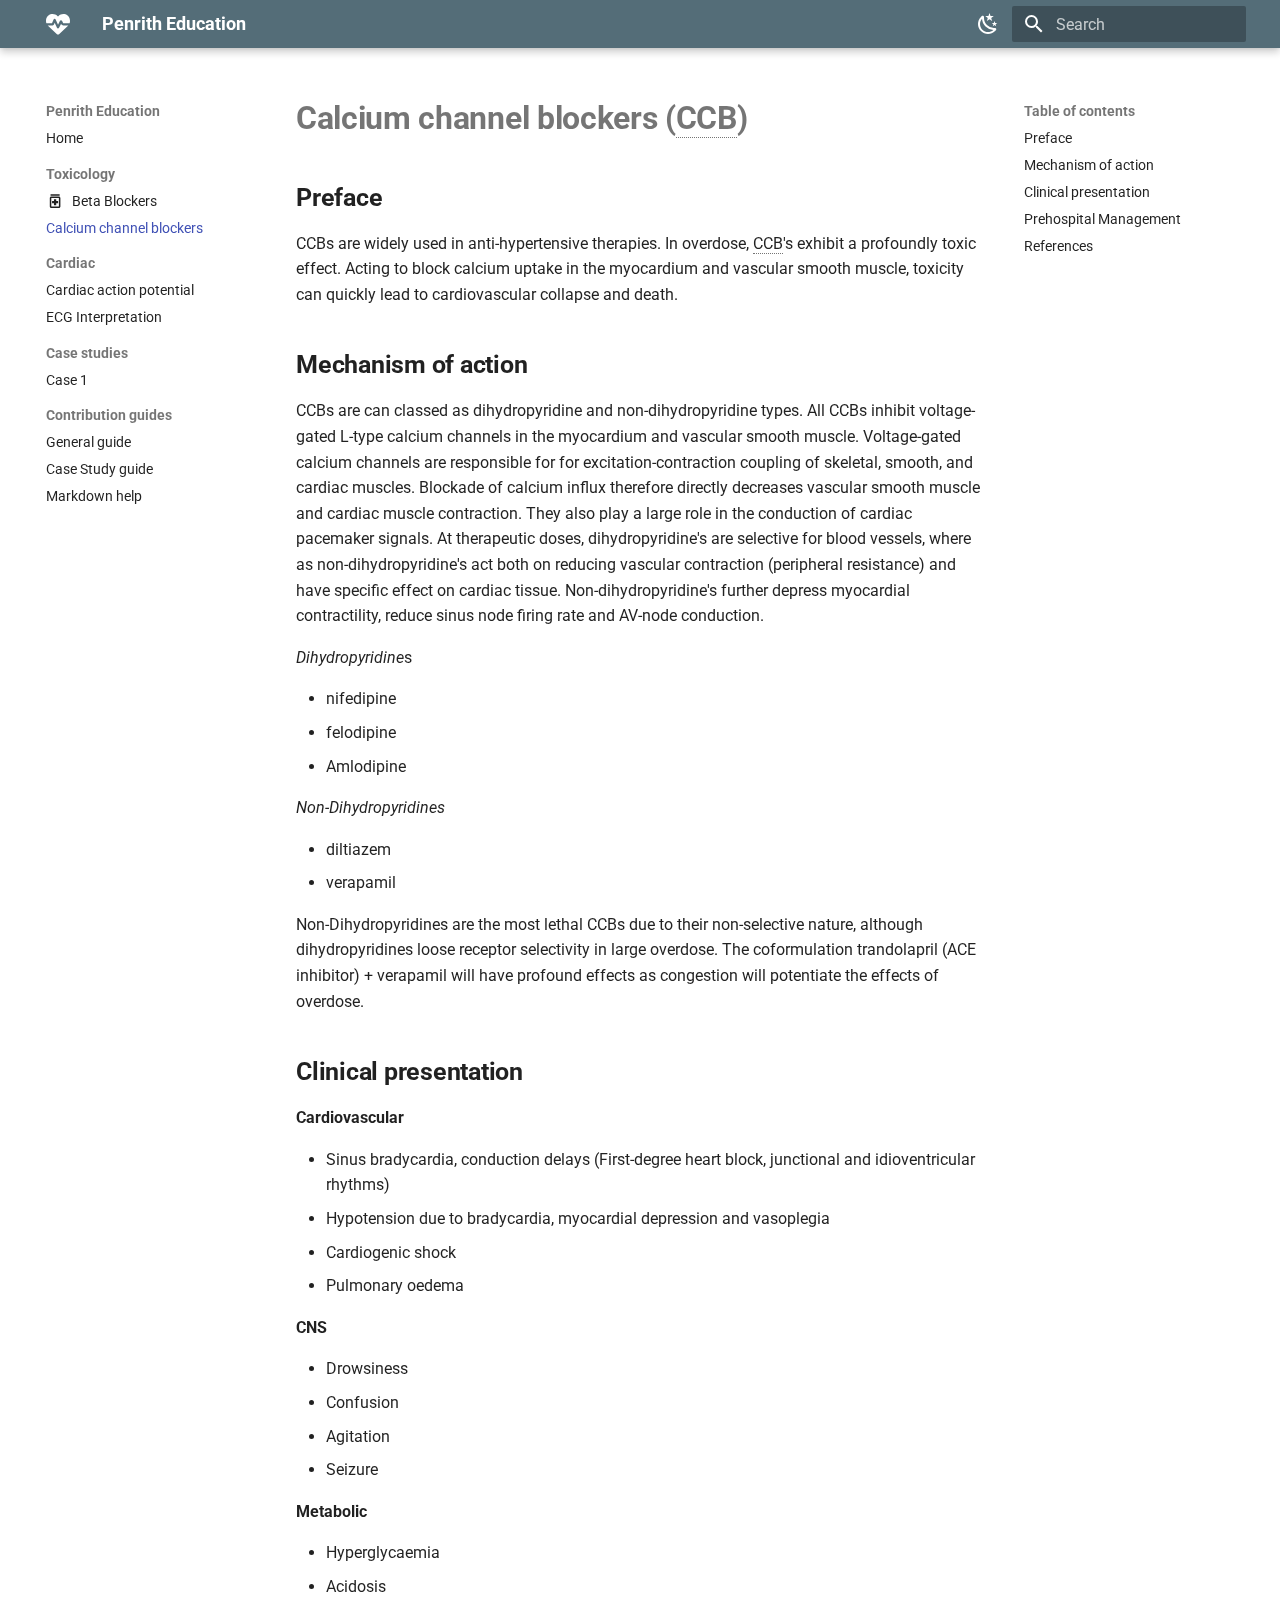
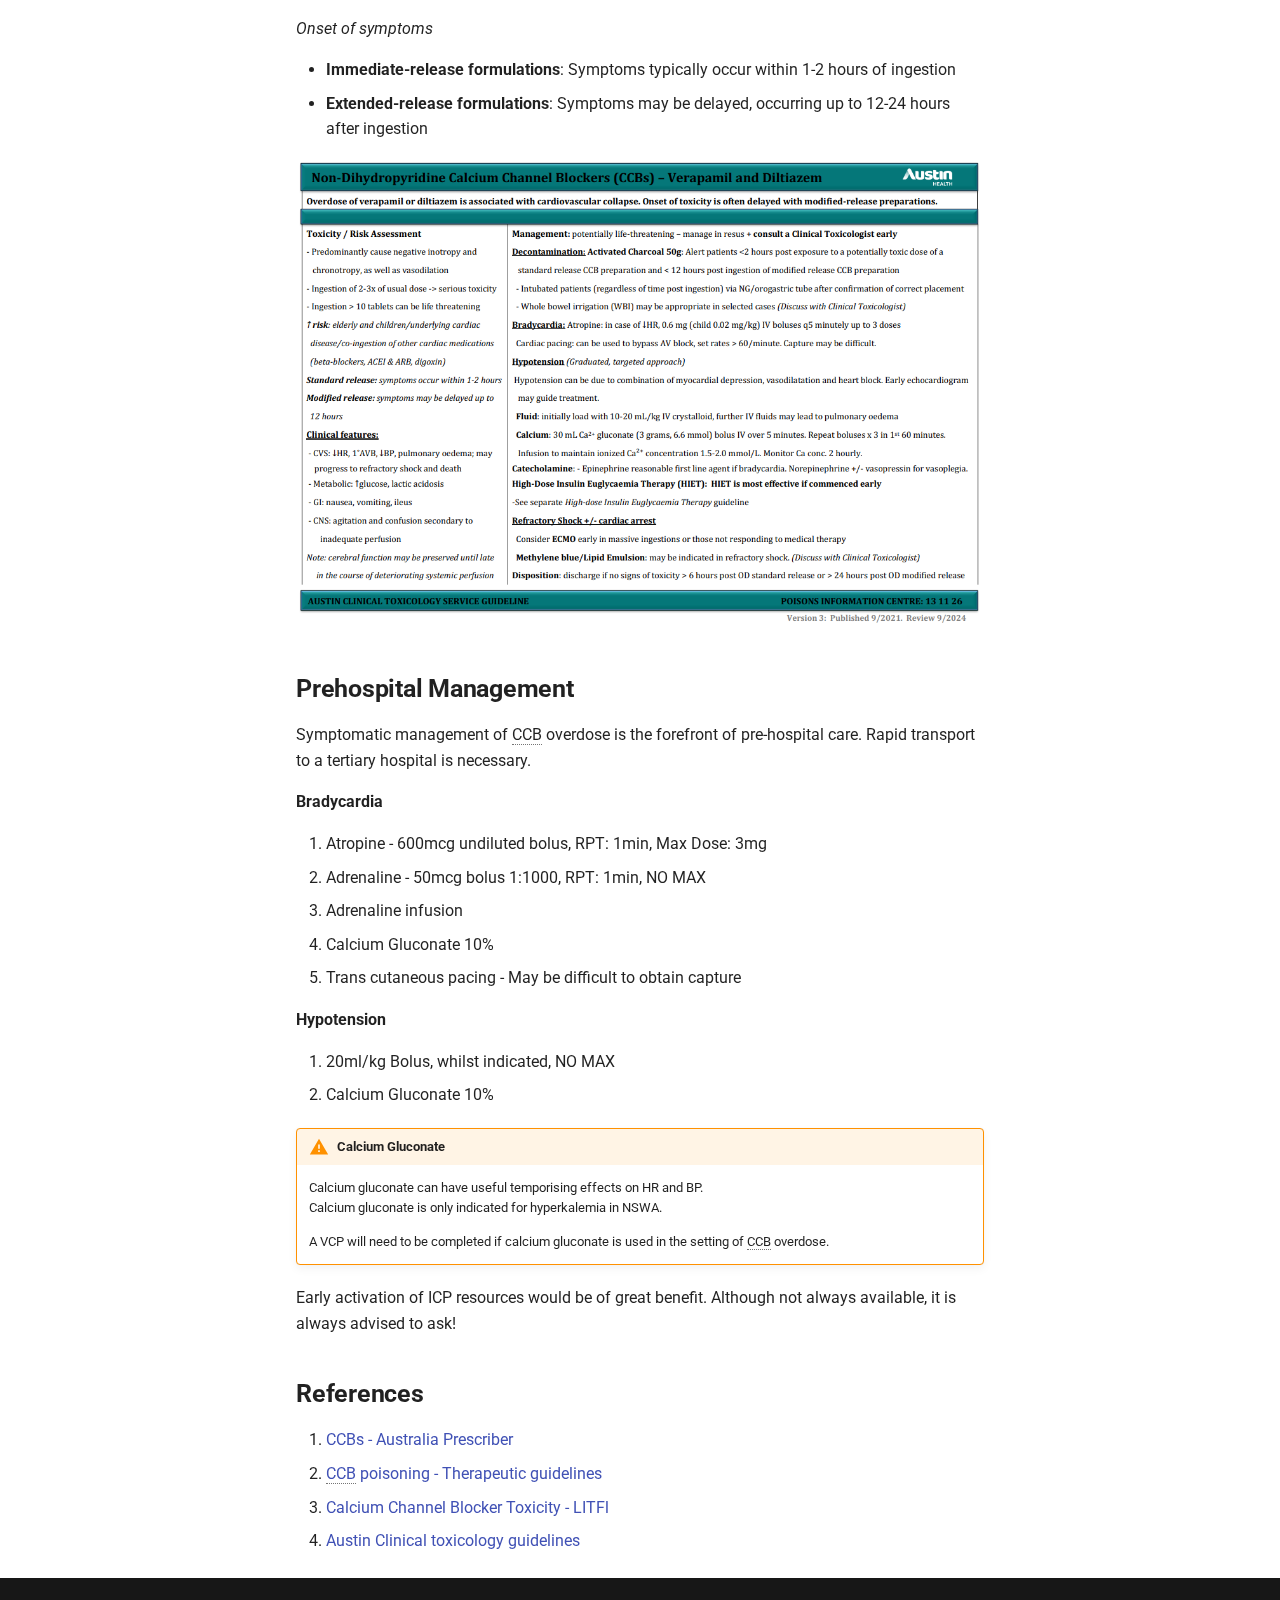
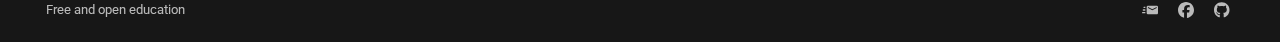
<file: site/Toxicology/Calcium channel blockers/index.html>
<!doctype html>
<html lang="en" class="no-js">
  <head>
    
      <meta charset="utf-8">
      <meta name="viewport" content="width=device-width,initial-scale=1">
      
      
      
      
        <link rel="prev" href="../Beta-blocker/">
      
      
        <link rel="next" href="../../ECG/Cardiac%20action%20potential/">
      
      
      <link rel="icon" href="../../images/ambulance.png">
      <meta name="generator" content="mkdocs-1.6.0, mkdocs-material-9.5.30">
    
    
      
        <title>Calcium channel blockers - Penrith Education</title>
      
    
    
      <link rel="stylesheet" href="../../assets/stylesheets/main.3cba04c6.min.css">
      
        
        <link rel="stylesheet" href="../../assets/stylesheets/palette.06af60db.min.css">
      
      
  
  
    
    
  
  
  <style>:root{--md-admonition-icon--info:url('data:image/svg+xml;charset=utf-8,<svg xmlns="http://www.w3.org/2000/svg" viewBox="0 0 24 24"><path d="M13 3C9.23 3 6.19 5.95 6 9.66l-1.92 2.53c-.24.31 0 .81.42.81H6v3c0 1.11.89 2 2 2h1v3h7v-4.69c2.37-1.12 4-3.51 4-6.31 0-3.86-3.12-7-7-7m1 11h-2v-2h2v2m1.75-5.19c-.29.4-.66.69-1.11.93-.25.16-.42.33-.51.52-.09.18-.13.43-.13.74h-2c0-.5.11-.92.31-1.18.19-.27.54-.57 1.05-.91.26-.16.47-.36.61-.59.16-.23.23-.5.23-.82 0-.3-.08-.56-.26-.75-.18-.18-.44-.28-.75-.28a1 1 0 0 0-.66.23c-.18.16-.27.39-.28.69h-1.93l-.01-.03c-.01-.79.25-1.36.77-1.77.54-.39 1.24-.59 2.11-.59.93 0 1.66.23 2.19.68.54.45.81 1.06.81 1.82 0 .5-.15.91-.44 1.31Z"/></svg>');}</style>



    
    
      
    
    
      
        
        
        <link rel="preconnect" href="https://fonts.gstatic.com" crossorigin>
        <link rel="stylesheet" href="https://fonts.googleapis.com/css?family=Roboto:300,300i,400,400i,700,700i%7CRoboto+Mono:400,400i,700,700i&display=fallback">
        <style>:root{--md-text-font:"Roboto";--md-code-font:"Roboto Mono"}</style>
      
    
    
      <link rel="stylesheet" href="../../stylesheets/extra.css">
    
    <script>__md_scope=new URL("../..",location),__md_hash=e=>[...e].reduce((e,_)=>(e<<5)-e+_.charCodeAt(0),0),__md_get=(e,_=localStorage,t=__md_scope)=>JSON.parse(_.getItem(t.pathname+"."+e)),__md_set=(e,_,t=localStorage,a=__md_scope)=>{try{t.setItem(a.pathname+"."+e,JSON.stringify(_))}catch(e){}}</script>
    
      

    
    
      
        <meta  property="og:type"  content="website" >
      
        <meta  property="og:title"  content="Calcium channel blockers - Penrith Education" >
      
        <meta  property="og:description"  content="None" >
      
        <meta  property="og:image"  content="./assets/images/social/Toxicology/Calcium channel blockers.png" >
      
        <meta  property="og:image:type"  content="image/png" >
      
        <meta  property="og:image:width"  content="1200" >
      
        <meta  property="og:image:height"  content="630" >
      
        <meta  property="og:url"  content="None" >
      
        <meta  name="twitter:card"  content="summary_large_image" >
      
        <meta  name="twitter:title"  content="Calcium channel blockers - Penrith Education" >
      
        <meta  name="twitter:description"  content="None" >
      
        <meta  name="twitter:image"  content="./assets/images/social/Toxicology/Calcium channel blockers.png" >
      
    
    
   <link href="../../assets/stylesheets/glightbox.min.css" rel="stylesheet"/><style>
    html.glightbox-open { overflow: initial; height: 100%; }
    .gslide-title { margin-top: 0px; user-select: text; }
    .gslide-desc { color: #666; user-select: text; }
    .gslide-image img { background: white; }
    .gscrollbar-fixer { padding-right: 15px; }
    .gdesc-inner { font-size: 0.75rem; }
    body[data-md-color-scheme="slate"] .gdesc-inner { background: var(--md-default-bg-color);}
    body[data-md-color-scheme="slate"] .gslide-title { color: var(--md-default-fg-color);}
    body[data-md-color-scheme="slate"] .gslide-desc { color: var(--md-default-fg-color);}</style> <script src="../../assets/javascripts/glightbox.min.js"></script></head>
  
  
    
    
      
    
    
    
    
    <body dir="ltr" data-md-color-scheme="default" data-md-color-primary="blue-grey" data-md-color-accent="green">
  
    
    <input class="md-toggle" data-md-toggle="drawer" type="checkbox" id="__drawer" autocomplete="off">
    <input class="md-toggle" data-md-toggle="search" type="checkbox" id="__search" autocomplete="off">
    <label class="md-overlay" for="__drawer"></label>
    <div data-md-component="skip">
      
        
        <a href="#calcium-channel-blockers-ccb" class="md-skip">
          Skip to content
        </a>
      
    </div>
    <div data-md-component="announce">
      
    </div>
    
    
      

  

<header class="md-header md-header--shadow" data-md-component="header">
  <nav class="md-header__inner md-grid" aria-label="Header">
    <a href="../.." title="Penrith Education" class="md-header__button md-logo" aria-label="Penrith Education" data-md-component="logo">
      
  
  <svg xmlns="http://www.w3.org/2000/svg" viewBox="0 0 512 512"><!--! Font Awesome Free 6.6.0 by @fontawesome - https://fontawesome.com License - https://fontawesome.com/license/free (Icons: CC BY 4.0, Fonts: SIL OFL 1.1, Code: MIT License) Copyright 2024 Fonticons, Inc.--><path d="M228.3 469.1 47.6 300.4c-4.2-3.9-8.2-8.1-11.9-12.4h87c22.6 0 43-13.6 51.7-34.5l10.5-25.2 49.3 109.5c3.8 8.5 12.1 14 21.4 14.1s17.8-5 22-13.3l42.4-84.9 1.7 3.4c9.5 19 28.9 31 50.1 31h104.5c-3.7 4.3-7.7 8.5-11.9 12.4L283.7 469.1c-7.5 7-17.4 10.9-27.7 10.9s-20.2-3.9-27.7-10.9zM503.7 240h-132c-3 0-5.8-1.7-7.2-4.4l-23.2-46.3c-4.1-8.1-12.4-13.3-21.5-13.3s-17.4 5.1-21.5 13.3l-41.4 82.8-51-113.9c-3.9-8.7-12.7-14.3-22.2-14.1s-18.1 5.9-21.8 14.8l-31.8 76.3c-1.2 3-4.2 4.9-7.4 4.9L16 240c-2.6 0-5 .4-7.3 1.1C3 225.2 0 208.2 0 190.9v-5.8c0-69.9 50.5-129.5 119.4-141 45.6-7.6 92 7.3 124.6 39.9l12 12 12-12c32.6-32.6 79-47.5 124.6-39.9 68.9 11.5 119.4 71.1 119.4 141v5.8c0 16.9-2.8 33.5-8.3 49.1z"/></svg>

    </a>
    <label class="md-header__button md-icon" for="__drawer">
      
      <svg xmlns="http://www.w3.org/2000/svg" viewBox="0 0 24 24"><path d="M3 6h18v2H3V6m0 5h18v2H3v-2m0 5h18v2H3v-2Z"/></svg>
    </label>
    <div class="md-header__title" data-md-component="header-title">
      <div class="md-header__ellipsis">
        <div class="md-header__topic">
          <span class="md-ellipsis">
            Penrith Education
          </span>
        </div>
        <div class="md-header__topic" data-md-component="header-topic">
          <span class="md-ellipsis">
            
              Calcium channel blockers
            
          </span>
        </div>
      </div>
    </div>
    
      
        <form class="md-header__option" data-md-component="palette">
  
    
    
    
    <input class="md-option" data-md-color-media="" data-md-color-scheme="default" data-md-color-primary="blue-grey" data-md-color-accent="green"  aria-label="Switch to dark mode"  type="radio" name="__palette" id="__palette_0">
    
      <label class="md-header__button md-icon" title="Switch to dark mode" for="__palette_1" hidden>
        <svg xmlns="http://www.w3.org/2000/svg" viewBox="0 0 24 24"><path d="m17.75 4.09-2.53 1.94.91 3.06-2.63-1.81-2.63 1.81.91-3.06-2.53-1.94L12.44 4l1.06-3 1.06 3 3.19.09m3.5 6.91-1.64 1.25.59 1.98-1.7-1.17-1.7 1.17.59-1.98L15.75 11l2.06-.05L18.5 9l.69 1.95 2.06.05m-2.28 4.95c.83-.08 1.72 1.1 1.19 1.85-.32.45-.66.87-1.08 1.27C15.17 23 8.84 23 4.94 19.07c-3.91-3.9-3.91-10.24 0-14.14.4-.4.82-.76 1.27-1.08.75-.53 1.93.36 1.85 1.19-.27 2.86.69 5.83 2.89 8.02a9.96 9.96 0 0 0 8.02 2.89m-1.64 2.02a12.08 12.08 0 0 1-7.8-3.47c-2.17-2.19-3.33-5-3.49-7.82-2.81 3.14-2.7 7.96.31 10.98 3.02 3.01 7.84 3.12 10.98.31Z"/></svg>
      </label>
    
  
    
    
    
    <input class="md-option" data-md-color-media="" data-md-color-scheme="slate" data-md-color-primary="black" data-md-color-accent="green"  aria-label="Switch to light mode"  type="radio" name="__palette" id="__palette_1">
    
      <label class="md-header__button md-icon" title="Switch to light mode" for="__palette_0" hidden>
        <svg xmlns="http://www.w3.org/2000/svg" viewBox="0 0 24 24"><path d="M12 7a5 5 0 0 1 5 5 5 5 0 0 1-5 5 5 5 0 0 1-5-5 5 5 0 0 1 5-5m0 2a3 3 0 0 0-3 3 3 3 0 0 0 3 3 3 3 0 0 0 3-3 3 3 0 0 0-3-3m0-7 2.39 3.42C13.65 5.15 12.84 5 12 5c-.84 0-1.65.15-2.39.42L12 2M3.34 7l4.16-.35A7.2 7.2 0 0 0 5.94 8.5c-.44.74-.69 1.5-.83 2.29L3.34 7m.02 10 1.76-3.77a7.131 7.131 0 0 0 2.38 4.14L3.36 17M20.65 7l-1.77 3.79a7.023 7.023 0 0 0-2.38-4.15l4.15.36m-.01 10-4.14.36c.59-.51 1.12-1.14 1.54-1.86.42-.73.69-1.5.83-2.29L20.64 17M12 22l-2.41-3.44c.74.27 1.55.44 2.41.44.82 0 1.63-.17 2.37-.44L12 22Z"/></svg>
      </label>
    
  
</form>
      
    
    
      <script>var media,input,key,value,palette=__md_get("__palette");if(palette&&palette.color){"(prefers-color-scheme)"===palette.color.media&&(media=matchMedia("(prefers-color-scheme: light)"),input=document.querySelector(media.matches?"[data-md-color-media='(prefers-color-scheme: light)']":"[data-md-color-media='(prefers-color-scheme: dark)']"),palette.color.media=input.getAttribute("data-md-color-media"),palette.color.scheme=input.getAttribute("data-md-color-scheme"),palette.color.primary=input.getAttribute("data-md-color-primary"),palette.color.accent=input.getAttribute("data-md-color-accent"));for([key,value]of Object.entries(palette.color))document.body.setAttribute("data-md-color-"+key,value)}</script>
    
    
    
      <label class="md-header__button md-icon" for="__search">
        
        <svg xmlns="http://www.w3.org/2000/svg" viewBox="0 0 24 24"><path d="M9.5 3A6.5 6.5 0 0 1 16 9.5c0 1.61-.59 3.09-1.56 4.23l.27.27h.79l5 5-1.5 1.5-5-5v-.79l-.27-.27A6.516 6.516 0 0 1 9.5 16 6.5 6.5 0 0 1 3 9.5 6.5 6.5 0 0 1 9.5 3m0 2C7 5 5 7 5 9.5S7 14 9.5 14 14 12 14 9.5 12 5 9.5 5Z"/></svg>
      </label>
      <div class="md-search" data-md-component="search" role="dialog">
  <label class="md-search__overlay" for="__search"></label>
  <div class="md-search__inner" role="search">
    <form class="md-search__form" name="search">
      <input type="text" class="md-search__input" name="query" aria-label="Search" placeholder="Search" autocapitalize="off" autocorrect="off" autocomplete="off" spellcheck="false" data-md-component="search-query" required>
      <label class="md-search__icon md-icon" for="__search">
        
        <svg xmlns="http://www.w3.org/2000/svg" viewBox="0 0 24 24"><path d="M9.5 3A6.5 6.5 0 0 1 16 9.5c0 1.61-.59 3.09-1.56 4.23l.27.27h.79l5 5-1.5 1.5-5-5v-.79l-.27-.27A6.516 6.516 0 0 1 9.5 16 6.5 6.5 0 0 1 3 9.5 6.5 6.5 0 0 1 9.5 3m0 2C7 5 5 7 5 9.5S7 14 9.5 14 14 12 14 9.5 12 5 9.5 5Z"/></svg>
        
        <svg xmlns="http://www.w3.org/2000/svg" viewBox="0 0 24 24"><path d="M20 11v2H8l5.5 5.5-1.42 1.42L4.16 12l7.92-7.92L13.5 5.5 8 11h12Z"/></svg>
      </label>
      <nav class="md-search__options" aria-label="Search">
        
        <button type="reset" class="md-search__icon md-icon" title="Clear" aria-label="Clear" tabindex="-1">
          
          <svg xmlns="http://www.w3.org/2000/svg" viewBox="0 0 24 24"><path d="M19 6.41 17.59 5 12 10.59 6.41 5 5 6.41 10.59 12 5 17.59 6.41 19 12 13.41 17.59 19 19 17.59 13.41 12 19 6.41Z"/></svg>
        </button>
      </nav>
      
        <div class="md-search__suggest" data-md-component="search-suggest"></div>
      
    </form>
    <div class="md-search__output">
      <div class="md-search__scrollwrap" tabindex="0" data-md-scrollfix>
        <div class="md-search-result" data-md-component="search-result">
          <div class="md-search-result__meta">
            Initializing search
          </div>
          <ol class="md-search-result__list" role="presentation"></ol>
        </div>
      </div>
    </div>
  </div>
</div>
    
    
  </nav>
  
</header>
    
    <div class="md-container" data-md-component="container">
      
      
        
          
        
      
      <main class="md-main" data-md-component="main">
        <div class="md-main__inner md-grid">
          
            
              
              <div class="md-sidebar md-sidebar--primary" data-md-component="sidebar" data-md-type="navigation" >
                <div class="md-sidebar__scrollwrap">
                  <div class="md-sidebar__inner">
                    



<nav class="md-nav md-nav--primary" aria-label="Navigation" data-md-level="0">
  <label class="md-nav__title" for="__drawer">
    <a href="../.." title="Penrith Education" class="md-nav__button md-logo" aria-label="Penrith Education" data-md-component="logo">
      
  
  <svg xmlns="http://www.w3.org/2000/svg" viewBox="0 0 512 512"><!--! Font Awesome Free 6.6.0 by @fontawesome - https://fontawesome.com License - https://fontawesome.com/license/free (Icons: CC BY 4.0, Fonts: SIL OFL 1.1, Code: MIT License) Copyright 2024 Fonticons, Inc.--><path d="M228.3 469.1 47.6 300.4c-4.2-3.9-8.2-8.1-11.9-12.4h87c22.6 0 43-13.6 51.7-34.5l10.5-25.2 49.3 109.5c3.8 8.5 12.1 14 21.4 14.1s17.8-5 22-13.3l42.4-84.9 1.7 3.4c9.5 19 28.9 31 50.1 31h104.5c-3.7 4.3-7.7 8.5-11.9 12.4L283.7 469.1c-7.5 7-17.4 10.9-27.7 10.9s-20.2-3.9-27.7-10.9zM503.7 240h-132c-3 0-5.8-1.7-7.2-4.4l-23.2-46.3c-4.1-8.1-12.4-13.3-21.5-13.3s-17.4 5.1-21.5 13.3l-41.4 82.8-51-113.9c-3.9-8.7-12.7-14.3-22.2-14.1s-18.1 5.9-21.8 14.8l-31.8 76.3c-1.2 3-4.2 4.9-7.4 4.9L16 240c-2.6 0-5 .4-7.3 1.1C3 225.2 0 208.2 0 190.9v-5.8c0-69.9 50.5-129.5 119.4-141 45.6-7.6 92 7.3 124.6 39.9l12 12 12-12c32.6-32.6 79-47.5 124.6-39.9 68.9 11.5 119.4 71.1 119.4 141v5.8c0 16.9-2.8 33.5-8.3 49.1z"/></svg>

    </a>
    Penrith Education
  </label>
  
  <ul class="md-nav__list" data-md-scrollfix>
    
      
      
  
  
  
  
    <li class="md-nav__item">
      <a href="../.." class="md-nav__link">
        
  
  <span class="md-ellipsis">
    Home
  </span>
  

      </a>
    </li>
  

    
      
      
  
  
    
  
  
  
    
    
    
      
        
        
      
    
    
    <li class="md-nav__item md-nav__item--active md-nav__item--section md-nav__item--nested">
      
        
        
        <input class="md-nav__toggle md-toggle " type="checkbox" id="__nav_2" checked>
        
          
          <label class="md-nav__link" for="__nav_2" id="__nav_2_label" tabindex="">
            
  
  <span class="md-ellipsis">
    Toxicology
  </span>
  

            <span class="md-nav__icon md-icon"></span>
          </label>
        
        <nav class="md-nav" data-md-level="1" aria-labelledby="__nav_2_label" aria-expanded="true">
          <label class="md-nav__title" for="__nav_2">
            <span class="md-nav__icon md-icon"></span>
            Toxicology
          </label>
          <ul class="md-nav__list" data-md-scrollfix>
            
              
                
  
  
  
  
    <li class="md-nav__item">
      <a href="../Beta-blocker/" class="md-nav__link">
        
  
    <svg xmlns="http://www.w3.org/2000/svg" viewBox="0 0 24 24"><path d="M10.5 15H8v-3h2.5V9.5h3V12H16v3h-2.5v2.5h-3V15M19 8v11c0 1.1-.9 2-2 2H7c-1.1 0-2-.9-2-2V8c0-1.1.9-2 2-2h10c1.1 0 2 .9 2 2m-2 0H7v11h10V8m1-5H6v2h12V3"/></svg>
  
  <span class="md-ellipsis">
    Beta Blockers
  </span>
  

      </a>
    </li>
  

              
            
              
                
  
  
    
  
  
  
    <li class="md-nav__item md-nav__item--active">
      
      <input class="md-nav__toggle md-toggle" type="checkbox" id="__toc">
      
      
        
      
      
        <label class="md-nav__link md-nav__link--active" for="__toc">
          
  
  <span class="md-ellipsis">
    Calcium channel blockers
  </span>
  

          <span class="md-nav__icon md-icon"></span>
        </label>
      
      <a href="./" class="md-nav__link md-nav__link--active">
        
  
  <span class="md-ellipsis">
    Calcium channel blockers
  </span>
  

      </a>
      
        

<nav class="md-nav md-nav--secondary" aria-label="Table of contents">
  
  
  
    
  
  
    <label class="md-nav__title" for="__toc">
      <span class="md-nav__icon md-icon"></span>
      Table of contents
    </label>
    <ul class="md-nav__list" data-md-component="toc" data-md-scrollfix>
      
        <li class="md-nav__item">
  <a href="#preface" class="md-nav__link">
    <span class="md-ellipsis">
      Preface
    </span>
  </a>
  
</li>
      
        <li class="md-nav__item">
  <a href="#mechanism-of-action" class="md-nav__link">
    <span class="md-ellipsis">
      Mechanism of action
    </span>
  </a>
  
</li>
      
        <li class="md-nav__item">
  <a href="#clinical-presentation" class="md-nav__link">
    <span class="md-ellipsis">
      Clinical presentation
    </span>
  </a>
  
</li>
      
        <li class="md-nav__item">
  <a href="#prehospital-management" class="md-nav__link">
    <span class="md-ellipsis">
      Prehospital Management
    </span>
  </a>
  
</li>
      
        <li class="md-nav__item">
  <a href="#references" class="md-nav__link">
    <span class="md-ellipsis">
      References
    </span>
  </a>
  
</li>
      
    </ul>
  
</nav>
      
    </li>
  

              
            
          </ul>
        </nav>
      
    </li>
  

    
      
      
  
  
  
  
    
    
    
      
        
        
      
    
    
    <li class="md-nav__item md-nav__item--section md-nav__item--nested">
      
        
        
          
        
        <input class="md-nav__toggle md-toggle md-toggle--indeterminate" type="checkbox" id="__nav_3" >
        
          
          <label class="md-nav__link" for="__nav_3" id="__nav_3_label" tabindex="">
            
  
  <span class="md-ellipsis">
    Cardiac
  </span>
  

            <span class="md-nav__icon md-icon"></span>
          </label>
        
        <nav class="md-nav" data-md-level="1" aria-labelledby="__nav_3_label" aria-expanded="false">
          <label class="md-nav__title" for="__nav_3">
            <span class="md-nav__icon md-icon"></span>
            Cardiac
          </label>
          <ul class="md-nav__list" data-md-scrollfix>
            
              
                
  
  
  
  
    <li class="md-nav__item">
      <a href="../../ECG/Cardiac%20action%20potential/" class="md-nav__link">
        
  
  <span class="md-ellipsis">
    Cardiac action potential
  </span>
  

      </a>
    </li>
  

              
            
              
                
  
  
  
  
    <li class="md-nav__item">
      <a href="../../ECG/ECG%20Basics/" class="md-nav__link">
        
  
  <span class="md-ellipsis">
    ECG Interpretation
  </span>
  

      </a>
    </li>
  

              
            
          </ul>
        </nav>
      
    </li>
  

    
      
      
  
  
  
  
    
    
    
      
        
        
      
    
    
    <li class="md-nav__item md-nav__item--section md-nav__item--nested">
      
        
        
          
        
        <input class="md-nav__toggle md-toggle md-toggle--indeterminate" type="checkbox" id="__nav_4" >
        
          
          <label class="md-nav__link" for="__nav_4" id="__nav_4_label" tabindex="">
            
  
  <span class="md-ellipsis">
    Case studies
  </span>
  

            <span class="md-nav__icon md-icon"></span>
          </label>
        
        <nav class="md-nav" data-md-level="1" aria-labelledby="__nav_4_label" aria-expanded="false">
          <label class="md-nav__title" for="__nav_4">
            <span class="md-nav__icon md-icon"></span>
            Case studies
          </label>
          <ul class="md-nav__list" data-md-scrollfix>
            
              
                
  
  
  
  
    <li class="md-nav__item">
      <a href="../../Case%20Studies/case%201/" class="md-nav__link">
        
  
  <span class="md-ellipsis">
    Case 1
  </span>
  

      </a>
    </li>
  

              
            
          </ul>
        </nav>
      
    </li>
  

    
      
      
  
  
  
  
    
    
    
      
        
        
      
    
    
    <li class="md-nav__item md-nav__item--section md-nav__item--nested">
      
        
        
          
        
        <input class="md-nav__toggle md-toggle md-toggle--indeterminate" type="checkbox" id="__nav_5" >
        
          
          <label class="md-nav__link" for="__nav_5" id="__nav_5_label" tabindex="">
            
  
  <span class="md-ellipsis">
    Contribution guides
  </span>
  

            <span class="md-nav__icon md-icon"></span>
          </label>
        
        <nav class="md-nav" data-md-level="1" aria-labelledby="__nav_5_label" aria-expanded="false">
          <label class="md-nav__title" for="__nav_5">
            <span class="md-nav__icon md-icon"></span>
            Contribution guides
          </label>
          <ul class="md-nav__list" data-md-scrollfix>
            
              
                
  
  
  
  
    <li class="md-nav__item">
      <a href="../../Guides/General%20guide/" class="md-nav__link">
        
  
  <span class="md-ellipsis">
    General guide
  </span>
  

      </a>
    </li>
  

              
            
              
                
  
  
  
  
    <li class="md-nav__item">
      <a href="../../Guides/Case%20study%20guide/" class="md-nav__link">
        
  
  <span class="md-ellipsis">
    Case Study guide
  </span>
  

      </a>
    </li>
  

              
            
              
                
  
  
  
  
    <li class="md-nav__item">
      <a href="../../Guides/Markdown%20guide/" class="md-nav__link">
        
  
  <span class="md-ellipsis">
    Markdown help
  </span>
  

      </a>
    </li>
  

              
            
          </ul>
        </nav>
      
    </li>
  

    
  </ul>
</nav>
                  </div>
                </div>
              </div>
            
            
              
              <div class="md-sidebar md-sidebar--secondary" data-md-component="sidebar" data-md-type="toc" >
                <div class="md-sidebar__scrollwrap">
                  <div class="md-sidebar__inner">
                    

<nav class="md-nav md-nav--secondary" aria-label="Table of contents">
  
  
  
    
  
  
    <label class="md-nav__title" for="__toc">
      <span class="md-nav__icon md-icon"></span>
      Table of contents
    </label>
    <ul class="md-nav__list" data-md-component="toc" data-md-scrollfix>
      
        <li class="md-nav__item">
  <a href="#preface" class="md-nav__link">
    <span class="md-ellipsis">
      Preface
    </span>
  </a>
  
</li>
      
        <li class="md-nav__item">
  <a href="#mechanism-of-action" class="md-nav__link">
    <span class="md-ellipsis">
      Mechanism of action
    </span>
  </a>
  
</li>
      
        <li class="md-nav__item">
  <a href="#clinical-presentation" class="md-nav__link">
    <span class="md-ellipsis">
      Clinical presentation
    </span>
  </a>
  
</li>
      
        <li class="md-nav__item">
  <a href="#prehospital-management" class="md-nav__link">
    <span class="md-ellipsis">
      Prehospital Management
    </span>
  </a>
  
</li>
      
        <li class="md-nav__item">
  <a href="#references" class="md-nav__link">
    <span class="md-ellipsis">
      References
    </span>
  </a>
  
</li>
      
    </ul>
  
</nav>
                  </div>
                </div>
              </div>
            
          
          
            <div class="md-content" data-md-component="content">
              <article class="md-content__inner md-typeset">
                
                  


<h1 id="calcium-channel-blockers-ccb">Calcium channel blockers (<abbr title="Calcium Channel Blockers">CCB</abbr>)</h1>
<h2 id="preface">Preface</h2>
<p>CCBs are widely used in anti-hypertensive therapies. In overdose, <abbr title="Calcium Channel Blockers">CCB</abbr>'s exhibit a profoundly toxic effect. Acting to block calcium uptake in the myocardium and vascular smooth muscle, toxicity can quickly lead to cardiovascular collapse and death. </p>
<h2 id="mechanism-of-action">Mechanism of action</h2>
<p>CCBs are can classed as dihydropyridine and non-dihydropyridine types. All CCBs inhibit voltage-gated L-type calcium channels in the myocardium and vascular smooth muscle. Voltage-gated calcium channels are responsible for for excitation-contraction coupling of skeletal, smooth, and cardiac muscles. Blockade of calcium influx therefore directly decreases vascular smooth muscle and cardiac muscle contraction. They also play a large role in the conduction of cardiac pacemaker signals. At therapeutic doses, dihydropyridine's are selective for blood vessels, where as non-dihydropyridine's act both on reducing vascular contraction (peripheral resistance) and have specific effect on cardiac tissue. Non-dihydropyridine's further depress myocardial contractility, reduce sinus node firing rate and AV-node conduction.</p>
<p><em>Dihydropyridine</em>s</p>
<ul>
<li>nifedipine</li>
<li>felodipine</li>
<li>Amlodipine</li>
</ul>
<p><em>Non-Dihydropyridines</em></p>
<ul>
<li>diltiazem</li>
<li>verapamil</li>
</ul>
<p>Non-Dihydropyridines are the most lethal CCBs due to their non-selective nature, although dihydropyridines loose receptor selectivity in large overdose. The coformulation trandolapril (ACE inhibitor) + verapamil will have profound effects as congestion will potentiate the effects of overdose.</p>
<h2 id="clinical-presentation">Clinical presentation</h2>
<p><strong>Cardiovascular</strong></p>
<ul>
<li>Sinus bradycardia, conduction delays (First-degree heart block, junctional and idioventricular rhythms)</li>
<li>Hypotension due to bradycardia, myocardial depression and vasoplegia</li>
<li>Cardiogenic shock</li>
<li>Pulmonary oedema</li>
</ul>
<p><strong>CNS</strong></p>
<ul>
<li>Drowsiness</li>
<li>Confusion</li>
<li>Agitation</li>
<li>Seizure</li>
</ul>
<p><strong>Metabolic</strong></p>
<ul>
<li>Hyperglycaemia</li>
<li>Acidosis</li>
</ul>
<p><em>Onset of symptoms</em></p>
<ul>
<li><strong>Immediate-release formulations</strong>: Symptoms typically occur within 1-2 hours of ingestion</li>
<li><strong>Extended-release formulations</strong>: Symptoms may be delayed, occurring up to 12-24 hours after ingestion</li>
</ul>
<p><a class="glightbox" href="../../assets/non-dihydropyridine.png" data-type="image" data-width="100%" data-height="auto" data-desc-position="bottom"><img alt="non-dihydropyridine.png" src="../../assets/non-dihydropyridine.png" /></a></p>
<h2 id="prehospital-management">Prehospital Management</h2>
<p>Symptomatic management of <abbr title="Calcium Channel Blockers">CCB</abbr> overdose is the forefront of pre-hospital care. Rapid transport to a tertiary hospital is necessary. </p>
<p><strong>Bradycardia</strong></p>
<ol>
<li>Atropine - 600mcg undiluted bolus, RPT: 1min, Max Dose: 3mg</li>
<li>Adrenaline - 50mcg bolus 1:1000, RPT: 1min, NO MAX</li>
<li>Adrenaline infusion</li>
<li>Calcium Gluconate 10%</li>
<li>Trans cutaneous pacing - May be difficult to obtain capture</li>
</ol>
<p><strong>Hypotension</strong></p>
<ol>
<li>20ml/kg Bolus, whilst indicated, NO MAX</li>
<li>Calcium Gluconate 10%</li>
</ol>
<div class="admonition warning">
<p class="admonition-title">Calcium Gluconate</p>
<p>Calcium gluconate can have useful temporising effects on HR and BP. <br>Calcium gluconate is only indicated for hyperkalemia in NSWA. </p>
<p>A VCP will need to be completed if calcium gluconate is used in the setting of <abbr title="Calcium Channel Blockers">CCB</abbr> overdose.</p>
</div>
<p>Early activation of ICP resources would be of great benefit. Although not always available, it is always advised to ask!</p>
<h2 id="references">References</h2>
<ol>
<li><a href="https://australianprescriber.tg.org.au/articles/calcium-channel-antagonists.html">CCBs - Australia Prescriber</a></li>
<li><a href="https://tgldcdp.tg.org.au.acs.hcn.com.au/viewTopic?etgAccess=true&amp;guidelinePage=Toxicology%20and%20Toxinology&amp;topicfile=toxicology-dihydropyridine-calcium-channel-blocker&amp;guidelinename=Toxicology%20and%20Toxinology&amp;sectionId=toc_d1e47#toc_d1e47"><abbr title="Calcium Channel Blockers">CCB</abbr> poisoning - Therapeutic guidelines</a></li>
<li><a href="https://litfl.com/calcium-channel-blocker-toxicity/">Calcium Channel Blocker Toxicity - LITFl</a></li>
<li><a href="https://www.austin.org.au/page?ID=1791">Austin Clinical toxicology guidelines</a></li>
</ol>







  
  






                
              </article>
            </div>
          
          
<script>var target=document.getElementById(location.hash.slice(1));target&&target.name&&(target.checked=target.name.startsWith("__tabbed_"))</script>
        </div>
        
          <button type="button" class="md-top md-icon" data-md-component="top" hidden>
  
  <svg xmlns="http://www.w3.org/2000/svg" viewBox="0 0 24 24"><path d="M13 20h-2V8l-5.5 5.5-1.42-1.42L12 4.16l7.92 7.92-1.42 1.42L13 8v12Z"/></svg>
  Back to top
</button>
        
      </main>
      
        <footer class="md-footer">
  
  <div class="md-footer-meta md-typeset">
    <div class="md-footer-meta__inner md-grid">
      <div class="md-copyright">
  
    <div class="md-copyright__highlight">
      Free and open education
    </div>
  
  
</div>
      
        <div class="md-social">
  
    
    
    
    
    <a href="mailto:submissions@penrith.education" target="_blank" rel="noopener" title="Something wrong? Email us." class="md-social__link">
      <svg xmlns="http://www.w3.org/2000/svg" viewBox="0 0 24 24"><path d="M22 5.5H9c-1.1 0-2 .9-2 2v9a2 2 0 0 0 2 2h13c1.11 0 2-.89 2-2v-9a2 2 0 0 0-2-2m0 3.67-6.5 3.33L9 9.17V7.5l6.5 3.31L22 7.5v1.67M5 16.5c0 .17.03.33.05.5H1c-.552 0-1-.45-1-1s.448-1 1-1h4v1.5M3 7h2.05c-.02.17-.05.33-.05.5V9H3c-.55 0-1-.45-1-1s.45-1 1-1m-2 5c0-.55.45-1 1-1h3v2H2c-.55 0-1-.45-1-1Z"/></svg>
    </a>
  
    
    
    
    
    <a href="https://www.facebook.com/groups/350502002252540" target="_blank" rel="noopener" title="WSNBM Clinical Express" class="md-social__link">
      <svg xmlns="http://www.w3.org/2000/svg" viewBox="0 0 512 512"><!--! Font Awesome Free 6.6.0 by @fontawesome - https://fontawesome.com License - https://fontawesome.com/license/free (Icons: CC BY 4.0, Fonts: SIL OFL 1.1, Code: MIT License) Copyright 2024 Fonticons, Inc.--><path d="M512 256C512 114.6 397.4 0 256 0S0 114.6 0 256c0 120 82.7 220.8 194.2 248.5V334.2h-52.8V256h52.8v-33.7c0-87.1 39.4-127.5 125-127.5 16.2 0 44.2 3.2 55.7 6.4V172c-6-.6-16.5-1-29.6-1-42 0-58.2 15.9-58.2 57.2V256h83.6l-14.4 78.2H287v175.9C413.8 494.8 512 386.9 512 256z"/></svg>
    </a>
  
    
    
    
    
    <a href="https://github.com/JoshuaFoster123/Penrith-Education" target="_blank" rel="noopener" title="View source on github" class="md-social__link">
      <svg xmlns="http://www.w3.org/2000/svg" viewBox="0 0 496 512"><!--! Font Awesome Free 6.6.0 by @fontawesome - https://fontawesome.com License - https://fontawesome.com/license/free (Icons: CC BY 4.0, Fonts: SIL OFL 1.1, Code: MIT License) Copyright 2024 Fonticons, Inc.--><path d="M165.9 397.4c0 2-2.3 3.6-5.2 3.6-3.3.3-5.6-1.3-5.6-3.6 0-2 2.3-3.6 5.2-3.6 3-.3 5.6 1.3 5.6 3.6zm-31.1-4.5c-.7 2 1.3 4.3 4.3 4.9 2.6 1 5.6 0 6.2-2s-1.3-4.3-4.3-5.2c-2.6-.7-5.5.3-6.2 2.3zm44.2-1.7c-2.9.7-4.9 2.6-4.6 4.9.3 2 2.9 3.3 5.9 2.6 2.9-.7 4.9-2.6 4.6-4.6-.3-1.9-3-3.2-5.9-2.9zM244.8 8C106.1 8 0 113.3 0 252c0 110.9 69.8 205.8 169.5 239.2 12.8 2.3 17.3-5.6 17.3-12.1 0-6.2-.3-40.4-.3-61.4 0 0-70 15-84.7-29.8 0 0-11.4-29.1-27.8-36.6 0 0-22.9-15.7 1.6-15.4 0 0 24.9 2 38.6 25.8 21.9 38.6 58.6 27.5 72.9 20.9 2.3-16 8.8-27.1 16-33.7-55.9-6.2-112.3-14.3-112.3-110.5 0-27.5 7.6-41.3 23.6-58.9-2.6-6.5-11.1-33.3 2.6-67.9 20.9-6.5 69 27 69 27 20-5.6 41.5-8.5 62.8-8.5s42.8 2.9 62.8 8.5c0 0 48.1-33.6 69-27 13.7 34.7 5.2 61.4 2.6 67.9 16 17.7 25.8 31.5 25.8 58.9 0 96.5-58.9 104.2-114.8 110.5 9.2 7.9 17 22.9 17 46.4 0 33.7-.3 75.4-.3 83.6 0 6.5 4.6 14.4 17.3 12.1C428.2 457.8 496 362.9 496 252 496 113.3 383.5 8 244.8 8zM97.2 352.9c-1.3 1-1 3.3.7 5.2 1.6 1.6 3.9 2.3 5.2 1 1.3-1 1-3.3-.7-5.2-1.6-1.6-3.9-2.3-5.2-1zm-10.8-8.1c-.7 1.3.3 2.9 2.3 3.9 1.6 1 3.6.7 4.3-.7.7-1.3-.3-2.9-2.3-3.9-2-.6-3.6-.3-4.3.7zm32.4 35.6c-1.6 1.3-1 4.3 1.3 6.2 2.3 2.3 5.2 2.6 6.5 1 1.3-1.3.7-4.3-1.3-6.2-2.2-2.3-5.2-2.6-6.5-1zm-11.4-14.7c-1.6 1-1.6 3.6 0 5.9 1.6 2.3 4.3 3.3 5.6 2.3 1.6-1.3 1.6-3.9 0-6.2-1.4-2.3-4-3.3-5.6-2z"/></svg>
    </a>
  
</div>
      
    </div>
  </div>
</footer>
      
    </div>
    <div class="md-dialog" data-md-component="dialog">
      <div class="md-dialog__inner md-typeset"></div>
    </div>
    
    
    <script id="__config" type="application/json">{"base": "../..", "features": ["content.code.copy", "navigation.sections", "navigation.top", "search.suggest", "navigation.expand"], "search": "../../assets/javascripts/workers/search.b8dbb3d2.min.js", "translations": {"clipboard.copied": "Copied to clipboard", "clipboard.copy": "Copy to clipboard", "search.result.more.one": "1 more on this page", "search.result.more.other": "# more on this page", "search.result.none": "No matching documents", "search.result.one": "1 matching document", "search.result.other": "# matching documents", "search.result.placeholder": "Type to start searching", "search.result.term.missing": "Missing", "select.version": "Select version"}}</script>
    
    
      <script src="../../assets/javascripts/bundle.fe8b6f2b.min.js"></script>
      
    
  <script>document$.subscribe(() => {const lightbox = GLightbox({"touchNavigation": true, "loop": false, "zoomable": true, "draggable": true, "openEffect": "zoom", "closeEffect": "zoom", "slideEffect": "slide"});})</script></body>
</html>
</file>
<file: site/stylesheets/extra.css>
.md-typeset h1,
.md-typeset h2,
.md-typeset h3,
.md-typeset h4 {
    font-weight: bold;
}
a:hover {
    text-decoration: underline;
}
.md-typeset .md-button {
    border: 0.1rem solid;
    border-radius: 0.2rem;
    padding: 0.1em 1em;
    font-size: 0.625rem;
}

[data-md-color-scheme="slate"] {
    #__nav_2_label,
    #__nav_3_label,
    #__nav_4_label,
    #__nav_5_label {
        color: white;
        font-weight: bold;
    }
    .md-typeset h1,
    .md-typeset h2,
    .md-typeset h3 {
        font-weight: bold;
        color: white;
    }
    .md-nav__title {
        color: white;
        font-weight: bold;
    }
}
</file>
<file: site/assets/stylesheets/main.3cba04c6.min.css>
@charset "UTF-8";html{-webkit-text-size-adjust:none;-moz-text-size-adjust:none;text-size-adjust:none;box-sizing:border-box}*,:after,:before{box-sizing:inherit}@media (prefers-reduced-motion){*,:after,:before{transition:none!important}}body{margin:0}a,button,input,label{-webkit-tap-highlight-color:transparent}a{color:inherit;text-decoration:none}hr{border:0;box-sizing:initial;display:block;height:.05rem;overflow:visible;padding:0}small{font-size:80%}sub,sup{line-height:1em}img{border-style:none}table{border-collapse:initial;border-spacing:0}td,th{font-weight:400;vertical-align:top}button{background:#0000;border:0;font-family:inherit;font-size:inherit;margin:0;padding:0}input{border:0;outline:none}:root{--md-primary-fg-color:#4051b5;--md-primary-fg-color--light:#5d6cc0;--md-primary-fg-color--dark:#303fa1;--md-primary-bg-color:#fff;--md-primary-bg-color--light:#ffffffb3;--md-accent-fg-color:#526cfe;--md-accent-fg-color--transparent:#526cfe1a;--md-accent-bg-color:#fff;--md-accent-bg-color--light:#ffffffb3}[data-md-color-scheme=default]{color-scheme:light}[data-md-color-scheme=default] img[src$="#gh-dark-mode-only"],[data-md-color-scheme=default] img[src$="#only-dark"]{display:none}:root,[data-md-color-scheme=default]{--md-hue:225deg;--md-default-fg-color:#000000de;--md-default-fg-color--light:#0000008a;--md-default-fg-color--lighter:#00000052;--md-default-fg-color--lightest:#00000012;--md-default-bg-color:#fff;--md-default-bg-color--light:#ffffffb3;--md-default-bg-color--lighter:#ffffff4d;--md-default-bg-color--lightest:#ffffff1f;--md-code-fg-color:#36464e;--md-code-bg-color:#f5f5f5;--md-code-hl-color:#4287ff;--md-code-hl-color--light:#4287ff1a;--md-code-hl-number-color:#d52a2a;--md-code-hl-special-color:#db1457;--md-code-hl-function-color:#a846b9;--md-code-hl-constant-color:#6e59d9;--md-code-hl-keyword-color:#3f6ec6;--md-code-hl-string-color:#1c7d4d;--md-code-hl-name-color:var(--md-code-fg-color);--md-code-hl-operator-color:var(--md-default-fg-color--light);--md-code-hl-punctuation-color:var(--md-default-fg-color--light);--md-code-hl-comment-color:var(--md-default-fg-color--light);--md-code-hl-generic-color:var(--md-default-fg-color--light);--md-code-hl-variable-color:var(--md-default-fg-color--light);--md-typeset-color:var(--md-default-fg-color);--md-typeset-a-color:var(--md-primary-fg-color);--md-typeset-del-color:#f5503d26;--md-typeset-ins-color:#0bd57026;--md-typeset-kbd-color:#fafafa;--md-typeset-kbd-accent-color:#fff;--md-typeset-kbd-border-color:#b8b8b8;--md-typeset-mark-color:#ffff0080;--md-typeset-table-color:#0000001f;--md-typeset-table-color--light:rgba(0,0,0,.035);--md-admonition-fg-color:var(--md-default-fg-color);--md-admonition-bg-color:var(--md-default-bg-color);--md-warning-fg-color:#000000de;--md-warning-bg-color:#ff9;--md-footer-fg-color:#fff;--md-footer-fg-color--light:#ffffffb3;--md-footer-fg-color--lighter:#ffffff73;--md-footer-bg-color:#000000de;--md-footer-bg-color--dark:#00000052;--md-shadow-z1:0 0.2rem 0.5rem #0000000d,0 0 0.05rem #0000001a;--md-shadow-z2:0 0.2rem 0.5rem #0000001a,0 0 0.05rem #00000040;--md-shadow-z3:0 0.2rem 0.5rem #0003,0 0 0.05rem #00000059}.md-icon svg{fill:currentcolor;display:block;height:1.2rem;width:1.2rem}body{-webkit-font-smoothing:antialiased;-moz-osx-font-smoothing:grayscale;--md-text-font-family:var(--md-text-font,_),-apple-system,BlinkMacSystemFont,Helvetica,Arial,sans-serif;--md-code-font-family:var(--md-code-font,_),SFMono-Regular,Consolas,Menlo,monospace}aside,body,input{font-feature-settings:"kern","liga";color:var(--md-typeset-color);font-family:var(--md-text-font-family)}code,kbd,pre{font-feature-settings:"kern";font-family:var(--md-code-font-family)}:root{--md-typeset-table-sort-icon:url('data:image/svg+xml;charset=utf-8,<svg xmlns="http://www.w3.org/2000/svg" viewBox="0 0 24 24"><path d="m18 21-4-4h3V7h-3l4-4 4 4h-3v10h3M2 19v-2h10v2M2 13v-2h7v2M2 7V5h4v2H2Z"/></svg>');--md-typeset-table-sort-icon--asc:url('data:image/svg+xml;charset=utf-8,<svg xmlns="http://www.w3.org/2000/svg" viewBox="0 0 24 24"><path d="M19 17h3l-4 4-4-4h3V3h2M2 17h10v2H2M6 5v2H2V5m0 6h7v2H2v-2Z"/></svg>');--md-typeset-table-sort-icon--desc:url('data:image/svg+xml;charset=utf-8,<svg xmlns="http://www.w3.org/2000/svg" viewBox="0 0 24 24"><path d="M19 7h3l-4-4-4 4h3v14h2M2 17h10v2H2M6 5v2H2V5m0 6h7v2H2v-2Z"/></svg>')}.md-typeset{-webkit-print-color-adjust:exact;color-adjust:exact;font-size:.8rem;line-height:1.6}@media print{.md-typeset{font-size:.68rem}}.md-typeset blockquote,.md-typeset dl,.md-typeset figure,.md-typeset ol,.md-typeset pre,.md-typeset ul{margin-bottom:1em;margin-top:1em}.md-typeset h1{color:var(--md-default-fg-color--light);font-size:2em;line-height:1.3;margin:0 0 1.25em}.md-typeset h1,.md-typeset h2{font-weight:300;letter-spacing:-.01em}.md-typeset h2{font-size:1.5625em;line-height:1.4;margin:1.6em 0 .64em}.md-typeset h3{font-size:1.25em;font-weight:400;letter-spacing:-.01em;line-height:1.5;margin:1.6em 0 .8em}.md-typeset h2+h3{margin-top:.8em}.md-typeset h4{font-weight:700;letter-spacing:-.01em;margin:1em 0}.md-typeset h5,.md-typeset h6{color:var(--md-default-fg-color--light);font-size:.8em;font-weight:700;letter-spacing:-.01em;margin:1.25em 0}.md-typeset h5{text-transform:uppercase}.md-typeset hr{border-bottom:.05rem solid var(--md-default-fg-color--lightest);display:flow-root;margin:1.5em 0}.md-typeset a{color:var(--md-typeset-a-color);word-break:break-word}.md-typeset a,.md-typeset a:before{transition:color 125ms}.md-typeset a:focus,.md-typeset a:hover{color:var(--md-accent-fg-color)}.md-typeset a:focus code,.md-typeset a:hover code{background-color:var(--md-accent-fg-color--transparent)}.md-typeset a code{color:currentcolor;transition:background-color 125ms}.md-typeset a.focus-visible{outline-color:var(--md-accent-fg-color);outline-offset:.2rem}.md-typeset code,.md-typeset kbd,.md-typeset pre{color:var(--md-code-fg-color);direction:ltr;font-variant-ligatures:none}@media print{.md-typeset code,.md-typeset kbd,.md-typeset pre{white-space:pre-wrap}}.md-typeset code{background-color:var(--md-code-bg-color);border-radius:.1rem;-webkit-box-decoration-break:clone;box-decoration-break:clone;font-size:.85em;padding:0 .2941176471em;word-break:break-word}.md-typeset code:not(.focus-visible){-webkit-tap-highlight-color:transparent;outline:none}.md-typeset pre{display:flow-root;line-height:1.4;position:relative}.md-typeset pre>code{-webkit-box-decoration-break:slice;box-decoration-break:slice;box-shadow:none;display:block;margin:0;outline-color:var(--md-accent-fg-color);overflow:auto;padding:.7720588235em 1.1764705882em;scrollbar-color:var(--md-default-fg-color--lighter) #0000;scrollbar-width:thin;touch-action:auto;word-break:normal}.md-typeset pre>code:hover{scrollbar-color:var(--md-accent-fg-color) #0000}.md-typeset pre>code::-webkit-scrollbar{height:.2rem;width:.2rem}.md-typeset pre>code::-webkit-scrollbar-thumb{background-color:var(--md-default-fg-color--lighter)}.md-typeset pre>code::-webkit-scrollbar-thumb:hover{background-color:var(--md-accent-fg-color)}.md-typeset kbd{background-color:var(--md-typeset-kbd-color);border-radius:.1rem;box-shadow:0 .1rem 0 .05rem var(--md-typeset-kbd-border-color),0 .1rem 0 var(--md-typeset-kbd-border-color),0 -.1rem .2rem var(--md-typeset-kbd-accent-color) inset;color:var(--md-default-fg-color);display:inline-block;font-size:.75em;padding:0 .6666666667em;vertical-align:text-top;word-break:break-word}.md-typeset mark{background-color:var(--md-typeset-mark-color);-webkit-box-decoration-break:clone;box-decoration-break:clone;color:inherit;word-break:break-word}.md-typeset abbr{border-bottom:.05rem dotted var(--md-default-fg-color--light);cursor:help;text-decoration:none}.md-typeset small{opacity:.75}[dir=ltr] .md-typeset sub,[dir=ltr] .md-typeset sup{margin-left:.078125em}[dir=rtl] .md-typeset sub,[dir=rtl] .md-typeset sup{margin-right:.078125em}[dir=ltr] .md-typeset blockquote{padding-left:.6rem}[dir=rtl] .md-typeset blockquote{padding-right:.6rem}[dir=ltr] .md-typeset blockquote{border-left:.2rem solid var(--md-default-fg-color--lighter)}[dir=rtl] .md-typeset blockquote{border-right:.2rem solid var(--md-default-fg-color--lighter)}.md-typeset blockquote{color:var(--md-default-fg-color--light);margin-left:0;margin-right:0}.md-typeset ul{list-style-type:disc}[dir=ltr] .md-typeset ol,[dir=ltr] .md-typeset ul{margin-left:.625em}[dir=rtl] .md-typeset ol,[dir=rtl] .md-typeset ul{margin-right:.625em}.md-typeset ol,.md-typeset ul{padding:0}.md-typeset ol:not([hidden]),.md-typeset ul:not([hidden]){display:flow-root}.md-typeset ol ol,.md-typeset ul ol{list-style-type:lower-alpha}.md-typeset ol ol ol,.md-typeset ul ol ol{list-style-type:lower-roman}[dir=ltr] .md-typeset ol li,[dir=ltr] .md-typeset ul li{margin-left:1.25em}[dir=rtl] .md-typeset ol li,[dir=rtl] .md-typeset ul li{margin-right:1.25em}.md-typeset ol li,.md-typeset ul li{margin-bottom:.5em}.md-typeset ol li blockquote,.md-typeset ol li p,.md-typeset ul li blockquote,.md-typeset ul li p{margin:.5em 0}.md-typeset ol li:last-child,.md-typeset ul li:last-child{margin-bottom:0}[dir=ltr] .md-typeset ol li ol,[dir=ltr] .md-typeset ol li ul,[dir=ltr] .md-typeset ul li ol,[dir=ltr] .md-typeset ul li ul{margin-left:.625em}[dir=rtl] .md-typeset ol li ol,[dir=rtl] .md-typeset ol li ul,[dir=rtl] .md-typeset ul li ol,[dir=rtl] .md-typeset ul li ul{margin-right:.625em}.md-typeset ol li ol,.md-typeset ol li ul,.md-typeset ul li ol,.md-typeset ul li ul{margin-bottom:.5em;margin-top:.5em}[dir=ltr] .md-typeset dd{margin-left:1.875em}[dir=rtl] .md-typeset dd{margin-right:1.875em}.md-typeset dd{margin-bottom:1.5em;margin-top:1em}.md-typeset img,.md-typeset svg,.md-typeset video{height:auto;max-width:100%}.md-typeset img[align=left]{margin:1em 1em 1em 0}.md-typeset img[align=right]{margin:1em 0 1em 1em}.md-typeset img[align]:only-child{margin-top:0}.md-typeset figure{display:flow-root;margin:1em auto;max-width:100%;text-align:center;width:-moz-fit-content;width:fit-content}.md-typeset figure img{display:block;margin:0 auto}.md-typeset figcaption{font-style:italic;margin:1em auto;max-width:24rem}.md-typeset iframe{max-width:100%}.md-typeset table:not([class]){background-color:var(--md-default-bg-color);border:.05rem solid var(--md-typeset-table-color);border-radius:.1rem;display:inline-block;font-size:.64rem;max-width:100%;overflow:auto;touch-action:auto}@media print{.md-typeset table:not([class]){display:table}}.md-typeset table:not([class])+*{margin-top:1.5em}.md-typeset table:not([class]) td>:first-child,.md-typeset table:not([class]) th>:first-child{margin-top:0}.md-typeset table:not([class]) td>:last-child,.md-typeset table:not([class]) th>:last-child{margin-bottom:0}.md-typeset table:not([class]) td:not([align]),.md-typeset table:not([class]) th:not([align]){text-align:left}[dir=rtl] .md-typeset table:not([class]) td:not([align]),[dir=rtl] .md-typeset table:not([class]) th:not([align]){text-align:right}.md-typeset table:not([class]) th{font-weight:700;min-width:5rem;padding:.9375em 1.25em;vertical-align:top}.md-typeset table:not([class]) td{border-top:.05rem solid var(--md-typeset-table-color);padding:.9375em 1.25em;vertical-align:top}.md-typeset table:not([class]) tbody tr{transition:background-color 125ms}.md-typeset table:not([class]) tbody tr:hover{background-color:var(--md-typeset-table-color--light);box-shadow:0 .05rem 0 var(--md-default-bg-color) inset}.md-typeset table:not([class]) a{word-break:normal}.md-typeset table th[role=columnheader]{cursor:pointer}[dir=ltr] .md-typeset table th[role=columnheader]:after{margin-left:.5em}[dir=rtl] .md-typeset table th[role=columnheader]:after{margin-right:.5em}.md-typeset table th[role=columnheader]:after{content:"";display:inline-block;height:1.2em;-webkit-mask-image:var(--md-typeset-table-sort-icon);mask-image:var(--md-typeset-table-sort-icon);-webkit-mask-repeat:no-repeat;mask-repeat:no-repeat;-webkit-mask-size:contain;mask-size:contain;transition:background-color 125ms;vertical-align:text-bottom;width:1.2em}.md-typeset table th[role=columnheader]:hover:after{background-color:var(--md-default-fg-color--lighter)}.md-typeset table th[role=columnheader][aria-sort=ascending]:after{background-color:var(--md-default-fg-color--light);-webkit-mask-image:var(--md-typeset-table-sort-icon--asc);mask-image:var(--md-typeset-table-sort-icon--asc)}.md-typeset table th[role=columnheader][aria-sort=descending]:after{background-color:var(--md-default-fg-color--light);-webkit-mask-image:var(--md-typeset-table-sort-icon--desc);mask-image:var(--md-typeset-table-sort-icon--desc)}.md-typeset__scrollwrap{margin:1em -.8rem;overflow-x:auto;touch-action:auto}.md-typeset__table{display:inline-block;margin-bottom:.5em;padding:0 .8rem}@media print{.md-typeset__table{display:block}}html .md-typeset__table table{display:table;margin:0;overflow:hidden;width:100%}@media screen and (max-width:44.984375em){.md-content__inner>pre{margin:1em -.8rem}.md-content__inner>pre code{border-radius:0}}.md-typeset .md-author{border-radius:100%;display:block;flex-shrink:0;height:1.6rem;overflow:hidden;position:relative;transition:color 125ms,transform 125ms;width:1.6rem}.md-typeset .md-author img{display:block}.md-typeset .md-author--more{background:var(--md-default-fg-color--lightest);color:var(--md-default-fg-color--lighter);font-size:.6rem;font-weight:700;line-height:1.6rem;text-align:center}.md-typeset .md-author--long{height:2.4rem;width:2.4rem}.md-typeset a.md-author{transform:scale(1)}.md-typeset a.md-author img{border-radius:100%;filter:grayscale(100%) opacity(75%);transition:filter 125ms}.md-typeset a.md-author:focus,.md-typeset a.md-author:hover{transform:scale(1.1);z-index:1}.md-typeset a.md-author:focus img,.md-typeset a.md-author:hover img{filter:grayscale(0)}.md-banner{background-color:var(--md-footer-bg-color);color:var(--md-footer-fg-color);overflow:auto}@media print{.md-banner{display:none}}.md-banner--warning{background-color:var(--md-warning-bg-color);color:var(--md-warning-fg-color)}.md-banner__inner{font-size:.7rem;margin:.6rem auto;padding:0 .8rem}[dir=ltr] .md-banner__button{float:right}[dir=rtl] .md-banner__button{float:left}.md-banner__button{color:inherit;cursor:pointer;transition:opacity .25s}.no-js .md-banner__button{display:none}.md-banner__button:hover{opacity:.7}html{font-size:125%;height:100%;overflow-x:hidden}@media screen and (min-width:100em){html{font-size:137.5%}}@media screen and (min-width:125em){html{font-size:150%}}body{background-color:var(--md-default-bg-color);display:flex;flex-direction:column;font-size:.5rem;min-height:100%;position:relative;width:100%}@media print{body{display:block}}@media screen and (max-width:59.984375em){body[data-md-scrolllock]{position:fixed}}.md-grid{margin-left:auto;margin-right:auto;max-width:61rem}.md-container{display:flex;flex-direction:column;flex-grow:1}@media print{.md-container{display:block}}.md-main{flex-grow:1}.md-main__inner{display:flex;height:100%;margin-top:1.5rem}.md-ellipsis{overflow:hidden;text-overflow:ellipsis}.md-toggle{display:none}.md-option{height:0;opacity:0;position:absolute;width:0}.md-option:checked+label:not([hidden]){display:block}.md-option.focus-visible+label{outline-color:var(--md-accent-fg-color);outline-style:auto}.md-skip{background-color:var(--md-default-fg-color);border-radius:.1rem;color:var(--md-default-bg-color);font-size:.64rem;margin:.5rem;opacity:0;outline-color:var(--md-accent-fg-color);padding:.3rem .5rem;position:fixed;transform:translateY(.4rem);z-index:-1}.md-skip:focus{opacity:1;transform:translateY(0);transition:transform .25s cubic-bezier(.4,0,.2,1),opacity 175ms 75ms;z-index:10}@page{margin:25mm}:root{--md-clipboard-icon:url('data:image/svg+xml;charset=utf-8,<svg xmlns="http://www.w3.org/2000/svg" viewBox="0 0 24 24"><path d="M19 21H8V7h11m0-2H8a2 2 0 0 0-2 2v14a2 2 0 0 0 2 2h11a2 2 0 0 0 2-2V7a2 2 0 0 0-2-2m-3-4H4a2 2 0 0 0-2 2v14h2V3h12V1Z"/></svg>')}.md-clipboard{border-radius:.1rem;color:var(--md-default-fg-color--lightest);cursor:pointer;height:1.5em;outline-color:var(--md-accent-fg-color);outline-offset:.1rem;position:absolute;right:.5em;top:.5em;transition:color .25s;width:1.5em;z-index:1}@media print{.md-clipboard{display:none}}.md-clipboard:not(.focus-visible){-webkit-tap-highlight-color:transparent;outline:none}:hover>.md-clipboard{color:var(--md-default-fg-color--light)}.md-clipboard:focus,.md-clipboard:hover{color:var(--md-accent-fg-color)}.md-clipboard:after{background-color:currentcolor;content:"";display:block;height:1.125em;margin:0 auto;-webkit-mask-image:var(--md-clipboard-icon);mask-image:var(--md-clipboard-icon);-webkit-mask-position:center;mask-position:center;-webkit-mask-repeat:no-repeat;mask-repeat:no-repeat;-webkit-mask-size:contain;mask-size:contain;width:1.125em}.md-clipboard--inline{cursor:pointer}.md-clipboard--inline code{transition:color .25s,background-color .25s}.md-clipboard--inline:focus code,.md-clipboard--inline:hover code{background-color:var(--md-accent-fg-color--transparent);color:var(--md-accent-fg-color)}.md-typeset .md-code__content{display:grid}@keyframes consent{0%{opacity:0;transform:translateY(100%)}to{opacity:1;transform:translateY(0)}}@keyframes overlay{0%{opacity:0}to{opacity:1}}.md-consent__overlay{animation:overlay .25s both;-webkit-backdrop-filter:blur(.1rem);backdrop-filter:blur(.1rem);background-color:#0000008a;height:100%;opacity:1;position:fixed;top:0;width:100%;z-index:5}.md-consent__inner{animation:consent .5s cubic-bezier(.1,.7,.1,1) both;background-color:var(--md-default-bg-color);border:0;border-radius:.1rem;bottom:0;box-shadow:0 0 .2rem #0000001a,0 .2rem .4rem #0003;max-height:100%;overflow:auto;padding:0;position:fixed;width:100%;z-index:5}.md-consent__form{padding:.8rem}.md-consent__settings{display:none;margin:1em 0}input:checked+.md-consent__settings{display:block}.md-consent__controls{margin-bottom:.8rem}.md-typeset .md-consent__controls .md-button{display:inline}@media screen and (max-width:44.984375em){.md-typeset .md-consent__controls .md-button{display:block;margin-top:.4rem;text-align:center;width:100%}}.md-consent label{cursor:pointer}.md-content{flex-grow:1;min-width:0}.md-content__inner{margin:0 .8rem 1.2rem;padding-top:.6rem}@media screen and (min-width:76.25em){[dir=ltr] .md-sidebar--primary:not([hidden])~.md-content>.md-content__inner{margin-left:1.2rem}[dir=ltr] .md-sidebar--secondary:not([hidden])~.md-content>.md-content__inner,[dir=rtl] .md-sidebar--primary:not([hidden])~.md-content>.md-content__inner{margin-right:1.2rem}[dir=rtl] .md-sidebar--secondary:not([hidden])~.md-content>.md-content__inner{margin-left:1.2rem}}.md-content__inner:before{content:"";display:block;height:.4rem}.md-content__inner>:last-child{margin-bottom:0}[dir=ltr] .md-content__button{float:right}[dir=rtl] .md-content__button{float:left}[dir=ltr] .md-content__button{margin-left:.4rem}[dir=rtl] .md-content__button{margin-right:.4rem}.md-content__button{margin:.4rem 0;padding:0}@media print{.md-content__button{display:none}}.md-typeset .md-content__button{color:var(--md-default-fg-color--lighter)}.md-content__button svg{display:inline;vertical-align:top}[dir=rtl] .md-content__button svg{transform:scaleX(-1)}[dir=ltr] .md-dialog{right:.8rem}[dir=rtl] .md-dialog{left:.8rem}.md-dialog{background-color:var(--md-default-fg-color);border-radius:.1rem;bottom:.8rem;box-shadow:var(--md-shadow-z3);min-width:11.1rem;opacity:0;padding:.4rem .6rem;pointer-events:none;position:fixed;transform:translateY(100%);transition:transform 0ms .4s,opacity .4s;z-index:4}@media print{.md-dialog{display:none}}.md-dialog--active{opacity:1;pointer-events:auto;transform:translateY(0);transition:transform .4s cubic-bezier(.075,.85,.175,1),opacity .4s}.md-dialog__inner{color:var(--md-default-bg-color);font-size:.7rem}.md-feedback{margin:2em 0 1em;text-align:center}.md-feedback fieldset{border:none;margin:0;padding:0}.md-feedback__title{font-weight:700;margin:1em auto}.md-feedback__inner{position:relative}.md-feedback__list{display:flex;flex-wrap:wrap;place-content:baseline center;position:relative}.md-feedback__list:hover .md-icon:not(:disabled){color:var(--md-default-fg-color--lighter)}:disabled .md-feedback__list{min-height:1.8rem}.md-feedback__icon{color:var(--md-default-fg-color--light);cursor:pointer;flex-shrink:0;margin:0 .1rem;transition:color 125ms}.md-feedback__icon:not(:disabled).md-icon:hover{color:var(--md-accent-fg-color)}.md-feedback__icon:disabled{color:var(--md-default-fg-color--lightest);pointer-events:none}.md-feedback__note{opacity:0;position:relative;transform:translateY(.4rem);transition:transform .4s cubic-bezier(.1,.7,.1,1),opacity .15s}.md-feedback__note>*{margin:0 auto;max-width:16rem}:disabled .md-feedback__note{opacity:1;transform:translateY(0)}.md-footer{background-color:var(--md-footer-bg-color);color:var(--md-footer-fg-color)}@media print{.md-footer{display:none}}.md-footer__inner{justify-content:space-between;overflow:auto;padding:.2rem}.md-footer__inner:not([hidden]){display:flex}.md-footer__link{align-items:end;display:flex;flex-grow:0.01;margin-bottom:.4rem;margin-top:1rem;max-width:100%;outline-color:var(--md-accent-fg-color);overflow:hidden;transition:opacity .25s}.md-footer__link:focus,.md-footer__link:hover{opacity:.7}[dir=rtl] .md-footer__link svg{transform:scaleX(-1)}@media screen and (max-width:44.984375em){.md-footer__link--prev{flex-shrink:0}.md-footer__link--prev .md-footer__title{display:none}}[dir=ltr] .md-footer__link--next{margin-left:auto}[dir=rtl] .md-footer__link--next{margin-right:auto}.md-footer__link--next{text-align:right}[dir=rtl] .md-footer__link--next{text-align:left}.md-footer__title{flex-grow:1;font-size:.9rem;margin-bottom:.7rem;max-width:calc(100% - 2.4rem);padding:0 1rem;white-space:nowrap}.md-footer__button{margin:.2rem;padding:.4rem}.md-footer__direction{font-size:.64rem;opacity:.7}.md-footer-meta{background-color:var(--md-footer-bg-color--dark)}.md-footer-meta__inner{display:flex;flex-wrap:wrap;justify-content:space-between;padding:.2rem}html .md-footer-meta.md-typeset a{color:var(--md-footer-fg-color--light)}html .md-footer-meta.md-typeset a:focus,html .md-footer-meta.md-typeset a:hover{color:var(--md-footer-fg-color)}.md-copyright{color:var(--md-footer-fg-color--lighter);font-size:.64rem;margin:auto .6rem;padding:.4rem 0;width:100%}@media screen and (min-width:45em){.md-copyright{width:auto}}.md-copyright__highlight{color:var(--md-footer-fg-color--light)}.md-social{display:inline-flex;gap:.2rem;margin:0 .4rem;padding:.2rem 0 .6rem}@media screen and (min-width:45em){.md-social{padding:.6rem 0}}.md-social__link{display:inline-block;height:1.6rem;text-align:center;width:1.6rem}.md-social__link:before{line-height:1.9}.md-social__link svg{fill:currentcolor;max-height:.8rem;vertical-align:-25%}.md-typeset .md-button{border:.1rem solid;border-radius:.1rem;color:var(--md-primary-fg-color);cursor:pointer;display:inline-block;font-weight:700;padding:.625em 2em;transition:color 125ms,background-color 125ms,border-color 125ms}.md-typeset .md-button--primary{background-color:var(--md-primary-fg-color);border-color:var(--md-primary-fg-color);color:var(--md-primary-bg-color)}.md-typeset .md-button:focus,.md-typeset .md-button:hover{background-color:var(--md-accent-fg-color);border-color:var(--md-accent-fg-color);color:var(--md-accent-bg-color)}[dir=ltr] .md-typeset .md-input{border-top-left-radius:.1rem}[dir=ltr] .md-typeset .md-input,[dir=rtl] .md-typeset .md-input{border-top-right-radius:.1rem}[dir=rtl] .md-typeset .md-input{border-top-left-radius:.1rem}.md-typeset .md-input{border-bottom:.1rem solid var(--md-default-fg-color--lighter);box-shadow:var(--md-shadow-z1);font-size:.8rem;height:1.8rem;padding:0 .6rem;transition:border .25s,box-shadow .25s}.md-typeset .md-input:focus,.md-typeset .md-input:hover{border-bottom-color:var(--md-accent-fg-color);box-shadow:var(--md-shadow-z2)}.md-typeset .md-input--stretch{width:100%}.md-header{background-color:var(--md-primary-fg-color);box-shadow:0 0 .2rem #0000,0 .2rem .4rem #0000;color:var(--md-primary-bg-color);display:block;left:0;position:sticky;right:0;top:0;z-index:4}@media print{.md-header{display:none}}.md-header[hidden]{transform:translateY(-100%);transition:transform .25s cubic-bezier(.8,0,.6,1),box-shadow .25s}.md-header--shadow{box-shadow:0 0 .2rem #0000001a,0 .2rem .4rem #0003;transition:transform .25s cubic-bezier(.1,.7,.1,1),box-shadow .25s}.md-header__inner{align-items:center;display:flex;padding:0 .2rem}.md-header__button{color:currentcolor;cursor:pointer;margin:.2rem;outline-color:var(--md-accent-fg-color);padding:.4rem;position:relative;transition:opacity .25s;vertical-align:middle;z-index:1}.md-header__button:hover{opacity:.7}.md-header__button:not([hidden]){display:inline-block}.md-header__button:not(.focus-visible){-webkit-tap-highlight-color:transparent;outline:none}.md-header__button.md-logo{margin:.2rem;padding:.4rem}@media screen and (max-width:76.234375em){.md-header__button.md-logo{display:none}}.md-header__button.md-logo img,.md-header__button.md-logo svg{fill:currentcolor;display:block;height:1.2rem;width:auto}@media screen and (min-width:60em){.md-header__button[for=__search]{display:none}}.no-js .md-header__button[for=__search]{display:none}[dir=rtl] .md-header__button[for=__search] svg{transform:scaleX(-1)}@media screen and (min-width:76.25em){.md-header__button[for=__drawer]{display:none}}.md-header__topic{display:flex;max-width:100%;position:absolute;transition:transform .4s cubic-bezier(.1,.7,.1,1),opacity .15s;white-space:nowrap}.md-header__topic+.md-header__topic{opacity:0;pointer-events:none;transform:translateX(1.25rem);transition:transform .4s cubic-bezier(1,.7,.1,.1),opacity .15s;z-index:-1}[dir=rtl] .md-header__topic+.md-header__topic{transform:translateX(-1.25rem)}.md-header__topic:first-child{font-weight:700}[dir=ltr] .md-header__title{margin-left:1rem;margin-right:.4rem}[dir=rtl] .md-header__title{margin-left:.4rem;margin-right:1rem}.md-header__title{flex-grow:1;font-size:.9rem;height:2.4rem;line-height:2.4rem}.md-header__title--active .md-header__topic{opacity:0;pointer-events:none;transform:translateX(-1.25rem);transition:transform .4s cubic-bezier(1,.7,.1,.1),opacity .15s;z-index:-1}[dir=rtl] .md-header__title--active .md-header__topic{transform:translateX(1.25rem)}.md-header__title--active .md-header__topic+.md-header__topic{opacity:1;pointer-events:auto;transform:translateX(0);transition:transform .4s cubic-bezier(.1,.7,.1,1),opacity .15s;z-index:0}.md-header__title>.md-header__ellipsis{height:100%;position:relative;width:100%}.md-header__option{display:flex;flex-shrink:0;max-width:100%;transition:max-width 0ms .25s,opacity .25s .25s;white-space:nowrap}[data-md-toggle=search]:checked~.md-header .md-header__option{max-width:0;opacity:0;transition:max-width 0ms,opacity 0ms}.md-header__option>input{bottom:0}.md-header__source{display:none}@media screen and (min-width:60em){[dir=ltr] .md-header__source{margin-left:1rem}[dir=rtl] .md-header__source{margin-right:1rem}.md-header__source{display:block;max-width:11.7rem;width:11.7rem}}@media screen and (min-width:76.25em){[dir=ltr] .md-header__source{margin-left:1.4rem}[dir=rtl] .md-header__source{margin-right:1.4rem}}.md-meta{color:var(--md-default-fg-color--light);font-size:.7rem;line-height:1.3}.md-meta__list{display:inline-flex;flex-wrap:wrap;list-style:none;margin:0;padding:0}.md-meta__item:not(:last-child):after{content:"·";margin-left:.2rem;margin-right:.2rem}.md-meta__link{color:var(--md-typeset-a-color)}.md-meta__link:focus,.md-meta__link:hover{color:var(--md-accent-fg-color)}.md-draft{background-color:#ff1744;border-radius:.125em;color:#fff;display:inline-block;font-weight:700;padding-left:.5714285714em;padding-right:.5714285714em}:root{--md-nav-icon--prev:url('data:image/svg+xml;charset=utf-8,<svg xmlns="http://www.w3.org/2000/svg" viewBox="0 0 24 24"><path d="M20 11v2H8l5.5 5.5-1.42 1.42L4.16 12l7.92-7.92L13.5 5.5 8 11h12Z"/></svg>');--md-nav-icon--next:url('data:image/svg+xml;charset=utf-8,<svg xmlns="http://www.w3.org/2000/svg" viewBox="0 0 24 24"><path d="M8.59 16.58 13.17 12 8.59 7.41 10 6l6 6-6 6-1.41-1.42Z"/></svg>');--md-toc-icon:url('data:image/svg+xml;charset=utf-8,<svg xmlns="http://www.w3.org/2000/svg" viewBox="0 0 24 24"><path d="M3 9h14V7H3v2m0 4h14v-2H3v2m0 4h14v-2H3v2m16 0h2v-2h-2v2m0-10v2h2V7h-2m0 6h2v-2h-2v2Z"/></svg>')}.md-nav{font-size:.7rem;line-height:1.3}.md-nav__title{color:var(--md-default-fg-color--light);display:block;font-weight:700;overflow:hidden;padding:0 .6rem;text-overflow:ellipsis}.md-nav__title .md-nav__button{display:none}.md-nav__title .md-nav__button img{height:100%;width:auto}.md-nav__title .md-nav__button.md-logo img,.md-nav__title .md-nav__button.md-logo svg{fill:currentcolor;display:block;height:2.4rem;max-width:100%;object-fit:contain;width:auto}.md-nav__list{list-style:none;margin:0;padding:0}.md-nav__link{align-items:flex-start;display:flex;gap:.4rem;margin-top:.625em;scroll-snap-align:start;transition:color 125ms}.md-nav__link--passed{color:var(--md-default-fg-color--light)}.md-nav__item .md-nav__link--active,.md-nav__item .md-nav__link--active code{color:var(--md-typeset-a-color)}.md-nav__link .md-ellipsis{position:relative}[dir=ltr] .md-nav__link .md-icon:last-child{margin-left:auto}[dir=rtl] .md-nav__link .md-icon:last-child{margin-right:auto}.md-nav__link svg{fill:currentcolor;flex-shrink:0;height:1.3em;position:relative}.md-nav__link[for]:focus,.md-nav__link[for]:hover,.md-nav__link[href]:focus,.md-nav__link[href]:hover{color:var(--md-accent-fg-color);cursor:pointer}.md-nav__link.focus-visible{outline-color:var(--md-accent-fg-color);outline-offset:.2rem}.md-nav--primary .md-nav__link[for=__toc]{display:none}.md-nav--primary .md-nav__link[for=__toc] .md-icon:after{background-color:currentcolor;display:block;height:100%;-webkit-mask-image:var(--md-toc-icon);mask-image:var(--md-toc-icon);width:100%}.md-nav--primary .md-nav__link[for=__toc]~.md-nav{display:none}.md-nav__container>.md-nav__link{margin-top:0}.md-nav__container>.md-nav__link:first-child{flex-grow:1;min-width:0}.md-nav__icon{flex-shrink:0}.md-nav__source{display:none}@media screen and (max-width:76.234375em){.md-nav--primary,.md-nav--primary .md-nav{background-color:var(--md-default-bg-color);display:flex;flex-direction:column;height:100%;left:0;position:absolute;right:0;top:0;z-index:1}.md-nav--primary .md-nav__item,.md-nav--primary .md-nav__title{font-size:.8rem;line-height:1.5}.md-nav--primary .md-nav__title{background-color:var(--md-default-fg-color--lightest);color:var(--md-default-fg-color--light);cursor:pointer;height:5.6rem;line-height:2.4rem;padding:3rem .8rem .2rem;position:relative;white-space:nowrap}[dir=ltr] .md-nav--primary .md-nav__title .md-nav__icon{left:.4rem}[dir=rtl] .md-nav--primary .md-nav__title .md-nav__icon{right:.4rem}.md-nav--primary .md-nav__title .md-nav__icon{display:block;height:1.2rem;margin:.2rem;position:absolute;top:.4rem;width:1.2rem}.md-nav--primary .md-nav__title .md-nav__icon:after{background-color:currentcolor;content:"";display:block;height:100%;-webkit-mask-image:var(--md-nav-icon--prev);mask-image:var(--md-nav-icon--prev);-webkit-mask-position:center;mask-position:center;-webkit-mask-repeat:no-repeat;mask-repeat:no-repeat;-webkit-mask-size:contain;mask-size:contain;width:100%}.md-nav--primary .md-nav__title~.md-nav__list{background-color:var(--md-default-bg-color);box-shadow:0 .05rem 0 var(--md-default-fg-color--lightest) inset;overflow-y:auto;scroll-snap-type:y mandatory;touch-action:pan-y}.md-nav--primary .md-nav__title~.md-nav__list>:first-child{border-top:0}.md-nav--primary .md-nav__title[for=__drawer]{background-color:var(--md-primary-fg-color);color:var(--md-primary-bg-color);font-weight:700}.md-nav--primary .md-nav__title .md-logo{display:block;left:.2rem;margin:.2rem;padding:.4rem;position:absolute;right:.2rem;top:.2rem}.md-nav--primary .md-nav__list{flex:1}.md-nav--primary .md-nav__item{border-top:.05rem solid var(--md-default-fg-color--lightest)}.md-nav--primary .md-nav__item--active>.md-nav__link{color:var(--md-typeset-a-color)}.md-nav--primary .md-nav__item--active>.md-nav__link:focus,.md-nav--primary .md-nav__item--active>.md-nav__link:hover{color:var(--md-accent-fg-color)}.md-nav--primary .md-nav__link{margin-top:0;padding:.6rem .8rem}.md-nav--primary .md-nav__link svg{margin-top:.1em}.md-nav--primary .md-nav__link>.md-nav__link{padding:0}[dir=ltr] .md-nav--primary .md-nav__link .md-nav__icon{margin-right:-.2rem}[dir=rtl] .md-nav--primary .md-nav__link .md-nav__icon{margin-left:-.2rem}.md-nav--primary .md-nav__link .md-nav__icon{font-size:1.2rem;height:1.2rem;width:1.2rem}.md-nav--primary .md-nav__link .md-nav__icon:after{background-color:currentcolor;content:"";display:block;height:100%;-webkit-mask-image:var(--md-nav-icon--next);mask-image:var(--md-nav-icon--next);-webkit-mask-position:center;mask-position:center;-webkit-mask-repeat:no-repeat;mask-repeat:no-repeat;-webkit-mask-size:contain;mask-size:contain;width:100%}[dir=rtl] .md-nav--primary .md-nav__icon:after{transform:scale(-1)}.md-nav--primary .md-nav--secondary .md-nav{background-color:initial;position:static}[dir=ltr] .md-nav--primary .md-nav--secondary .md-nav .md-nav__link{padding-left:1.4rem}[dir=rtl] .md-nav--primary .md-nav--secondary .md-nav .md-nav__link{padding-right:1.4rem}[dir=ltr] .md-nav--primary .md-nav--secondary .md-nav .md-nav .md-nav__link{padding-left:2rem}[dir=rtl] .md-nav--primary .md-nav--secondary .md-nav .md-nav .md-nav__link{padding-right:2rem}[dir=ltr] .md-nav--primary .md-nav--secondary .md-nav .md-nav .md-nav .md-nav__link{padding-left:2.6rem}[dir=rtl] .md-nav--primary .md-nav--secondary .md-nav .md-nav .md-nav .md-nav__link{padding-right:2.6rem}[dir=ltr] .md-nav--primary .md-nav--secondary .md-nav .md-nav .md-nav .md-nav .md-nav__link{padding-left:3.2rem}[dir=rtl] .md-nav--primary .md-nav--secondary .md-nav .md-nav .md-nav .md-nav .md-nav__link{padding-right:3.2rem}.md-nav--secondary{background-color:initial}.md-nav__toggle~.md-nav{display:flex;opacity:0;transform:translateX(100%);transition:transform .25s cubic-bezier(.8,0,.6,1),opacity 125ms 50ms}[dir=rtl] .md-nav__toggle~.md-nav{transform:translateX(-100%)}.md-nav__toggle:checked~.md-nav{opacity:1;transform:translateX(0);transition:transform .25s cubic-bezier(.4,0,.2,1),opacity 125ms 125ms}.md-nav__toggle:checked~.md-nav>.md-nav__list{-webkit-backface-visibility:hidden;backface-visibility:hidden}}@media screen and (max-width:59.984375em){.md-nav--primary .md-nav__link[for=__toc]{display:flex}.md-nav--primary .md-nav__link[for=__toc] .md-icon:after{content:""}.md-nav--primary .md-nav__link[for=__toc]+.md-nav__link{display:none}.md-nav--primary .md-nav__link[for=__toc]~.md-nav{display:flex}.md-nav__source{background-color:var(--md-primary-fg-color--dark);color:var(--md-primary-bg-color);display:block;padding:0 .2rem}}@media screen and (min-width:60em) and (max-width:76.234375em){.md-nav--integrated .md-nav__link[for=__toc]{display:flex}.md-nav--integrated .md-nav__link[for=__toc] .md-icon:after{content:""}.md-nav--integrated .md-nav__link[for=__toc]+.md-nav__link{display:none}.md-nav--integrated .md-nav__link[for=__toc]~.md-nav{display:flex}}@media screen and (min-width:60em){.md-nav{margin-bottom:-.4rem}.md-nav--secondary .md-nav__title{background:var(--md-default-bg-color);box-shadow:0 0 .4rem .4rem var(--md-default-bg-color);position:sticky;top:0;z-index:1}.md-nav--secondary .md-nav__title[for=__toc]{scroll-snap-align:start}.md-nav--secondary .md-nav__title .md-nav__icon{display:none}[dir=ltr] .md-nav--secondary .md-nav__list{padding-left:.6rem}[dir=rtl] .md-nav--secondary .md-nav__list{padding-right:.6rem}.md-nav--secondary .md-nav__list{padding-bottom:.4rem}[dir=ltr] .md-nav--secondary .md-nav__item>.md-nav__link{margin-right:.4rem}[dir=rtl] .md-nav--secondary .md-nav__item>.md-nav__link{margin-left:.4rem}}@media screen and (min-width:76.25em){.md-nav{margin-bottom:-.4rem;transition:max-height .25s cubic-bezier(.86,0,.07,1)}.md-nav--primary .md-nav__title{background:var(--md-default-bg-color);box-shadow:0 0 .4rem .4rem var(--md-default-bg-color);position:sticky;top:0;z-index:1}.md-nav--primary .md-nav__title[for=__drawer]{scroll-snap-align:start}.md-nav--primary .md-nav__title .md-nav__icon{display:none}[dir=ltr] .md-nav--primary .md-nav__list{padding-left:.6rem}[dir=rtl] .md-nav--primary .md-nav__list{padding-right:.6rem}.md-nav--primary .md-nav__list{padding-bottom:.4rem}[dir=ltr] .md-nav--primary .md-nav__item>.md-nav__link{margin-right:.4rem}[dir=rtl] .md-nav--primary .md-nav__item>.md-nav__link{margin-left:.4rem}.md-nav__toggle~.md-nav{display:grid;grid-template-rows:0fr;opacity:0;transition:grid-template-rows .25s cubic-bezier(.86,0,.07,1),opacity .25s,visibility 0ms .25s;visibility:collapse}.md-nav__toggle~.md-nav>.md-nav__list{overflow:hidden}.md-nav__toggle.md-toggle--indeterminate~.md-nav,.md-nav__toggle:checked~.md-nav{grid-template-rows:1fr;opacity:1;transition:grid-template-rows .25s cubic-bezier(.86,0,.07,1),opacity .15s .1s,visibility 0ms;visibility:visible}.md-nav__toggle.md-toggle--indeterminate~.md-nav{transition:none}.md-nav__item--nested>.md-nav>.md-nav__title{display:none}.md-nav__item--section{display:block;margin:1.25em 0}.md-nav__item--section:last-child{margin-bottom:0}.md-nav__item--section>.md-nav__link{font-weight:700}.md-nav__item--section>.md-nav__link[for]{color:var(--md-default-fg-color--light)}.md-nav__item--section>.md-nav__link:not(.md-nav__container){pointer-events:none}.md-nav__item--section>.md-nav__link .md-icon,.md-nav__item--section>.md-nav__link>[for]{display:none}[dir=ltr] .md-nav__item--section>.md-nav{margin-left:-.6rem}[dir=rtl] .md-nav__item--section>.md-nav{margin-right:-.6rem}.md-nav__item--section>.md-nav{display:block;opacity:1;visibility:visible}.md-nav__item--section>.md-nav>.md-nav__list>.md-nav__item{padding:0}.md-nav__icon{border-radius:100%;height:.9rem;transition:background-color .25s;width:.9rem}.md-nav__icon:hover{background-color:var(--md-accent-fg-color--transparent)}.md-nav__icon:after{background-color:currentcolor;border-radius:100%;content:"";display:inline-block;height:100%;-webkit-mask-image:var(--md-nav-icon--next);mask-image:var(--md-nav-icon--next);-webkit-mask-position:center;mask-position:center;-webkit-mask-repeat:no-repeat;mask-repeat:no-repeat;-webkit-mask-size:contain;mask-size:contain;transition:transform .25s;vertical-align:-.1rem;width:100%}[dir=rtl] .md-nav__icon:after{transform:rotate(180deg)}.md-nav__item--nested .md-nav__toggle:checked~.md-nav__link .md-nav__icon:after,.md-nav__item--nested .md-toggle--indeterminate~.md-nav__link .md-nav__icon:after{transform:rotate(90deg)}.md-nav--lifted>.md-nav__list>.md-nav__item,.md-nav--lifted>.md-nav__title{display:none}.md-nav--lifted>.md-nav__list>.md-nav__item--active{display:block}.md-nav--lifted>.md-nav__list>.md-nav__item--active>.md-nav__link{background:var(--md-default-bg-color);box-shadow:0 0 .4rem .4rem var(--md-default-bg-color);margin-top:0;position:sticky;top:0;z-index:1}.md-nav--lifted>.md-nav__list>.md-nav__item--active>.md-nav__link:not(.md-nav__container){pointer-events:none}.md-nav--lifted>.md-nav__list>.md-nav__item--active.md-nav__item--section{margin:0}[dir=ltr] .md-nav--lifted>.md-nav__list>.md-nav__item>.md-nav:not(.md-nav--secondary){margin-left:-.6rem}[dir=rtl] .md-nav--lifted>.md-nav__list>.md-nav__item>.md-nav:not(.md-nav--secondary){margin-right:-.6rem}.md-nav--lifted>.md-nav__list>.md-nav__item>[for]{color:var(--md-default-fg-color--light)}.md-nav--lifted .md-nav[data-md-level="1"]{grid-template-rows:1fr;opacity:1;visibility:visible}[dir=ltr] .md-nav--integrated>.md-nav__list>.md-nav__item--active .md-nav--secondary{border-left:.05rem solid var(--md-primary-fg-color)}[dir=rtl] .md-nav--integrated>.md-nav__list>.md-nav__item--active .md-nav--secondary{border-right:.05rem solid var(--md-primary-fg-color)}.md-nav--integrated>.md-nav__list>.md-nav__item--active .md-nav--secondary{display:block;margin-bottom:1.25em;opacity:1;visibility:visible}.md-nav--integrated>.md-nav__list>.md-nav__item--active .md-nav--secondary>.md-nav__list{overflow:visible;padding-bottom:0}.md-nav--integrated>.md-nav__list>.md-nav__item--active .md-nav--secondary>.md-nav__title{display:none}}.md-pagination{font-size:.8rem;font-weight:700;gap:.4rem}.md-pagination,.md-pagination>*{align-items:center;display:flex;justify-content:center}.md-pagination>*{border-radius:.2rem;height:1.8rem;min-width:1.8rem;text-align:center}.md-pagination__current{background-color:var(--md-default-fg-color--lightest);color:var(--md-default-fg-color--light)}.md-pagination__link{transition:color 125ms,background-color 125ms}.md-pagination__link:focus,.md-pagination__link:hover{background-color:var(--md-accent-fg-color--transparent);color:var(--md-accent-fg-color)}.md-pagination__link:focus svg,.md-pagination__link:hover svg{color:var(--md-accent-fg-color)}.md-pagination__link.focus-visible{outline-color:var(--md-accent-fg-color);outline-offset:.2rem}.md-pagination__link svg{fill:currentcolor;color:var(--md-default-fg-color--lighter);display:block;max-height:100%;width:1.2rem}.md-post__back{border-bottom:.05rem solid var(--md-default-fg-color--lightest);margin-bottom:1.2rem;padding-bottom:1.2rem}@media screen and (max-width:76.234375em){.md-post__back{display:none}}[dir=rtl] .md-post__back svg{transform:scaleX(-1)}.md-post__authors{display:flex;flex-direction:column;gap:.6rem;margin:0 .6rem 1.2rem}.md-post .md-post__meta a{transition:color 125ms}.md-post .md-post__meta a:focus,.md-post .md-post__meta a:hover{color:var(--md-accent-fg-color)}.md-post__title{color:var(--md-default-fg-color--light);font-weight:700}.md-post--excerpt{margin-bottom:3.2rem}.md-post--excerpt .md-post__header{align-items:center;display:flex;gap:.6rem;min-height:1.6rem}.md-post--excerpt .md-post__authors{align-items:center;display:inline-flex;flex-direction:row;gap:.2rem;margin:0;min-height:2.4rem}[dir=ltr] .md-post--excerpt .md-post__meta .md-meta__list{margin-right:.4rem}[dir=rtl] .md-post--excerpt .md-post__meta .md-meta__list{margin-left:.4rem}.md-post--excerpt .md-post__content>:first-child{--md-scroll-margin:6rem;margin-top:0}.md-post>.md-nav--secondary{margin:1em 0}.md-profile{align-items:center;display:flex;font-size:.7rem;gap:.6rem;line-height:1.4;width:100%}.md-profile__description{flex-grow:1}.md-content--post{display:flex}@media screen and (max-width:76.234375em){.md-content--post{flex-flow:column-reverse}}.md-content--post>.md-content__inner{min-width:0}@media screen and (min-width:76.25em){[dir=ltr] .md-content--post>.md-content__inner{margin-left:1.2rem}[dir=rtl] .md-content--post>.md-content__inner{margin-right:1.2rem}}@media screen and (max-width:76.234375em){.md-sidebar.md-sidebar--post{padding:0;position:static;width:100%}.md-sidebar.md-sidebar--post .md-sidebar__scrollwrap{overflow:visible}.md-sidebar.md-sidebar--post .md-sidebar__inner{padding:0}.md-sidebar.md-sidebar--post .md-post__meta{margin-left:.6rem;margin-right:.6rem}.md-sidebar.md-sidebar--post .md-nav__item{border:none;display:inline}.md-sidebar.md-sidebar--post .md-nav__list{display:inline-flex;flex-wrap:wrap;gap:.6rem;padding-bottom:.6rem;padding-top:.6rem}.md-sidebar.md-sidebar--post .md-nav__link{padding:0}.md-sidebar.md-sidebar--post .md-nav{height:auto;margin-bottom:0;position:static}}:root{--md-progress-value:0;--md-progress-delay:400ms}.md-progress{background:var(--md-primary-bg-color);height:.075rem;opacity:min(clamp(0,var(--md-progress-value),1),clamp(0,100 - var(--md-progress-value),1));position:fixed;top:0;transform:scaleX(calc(var(--md-progress-value)*1%));transform-origin:left;transition:transform .5s cubic-bezier(.19,1,.22,1),opacity .25s var(--md-progress-delay);width:100%;z-index:4}:root{--md-search-result-icon:url('data:image/svg+xml;charset=utf-8,<svg xmlns="http://www.w3.org/2000/svg" viewBox="0 0 24 24"><path d="M14 2H6a2 2 0 0 0-2 2v16a2 2 0 0 0 2 2h7c-.41-.25-.8-.56-1.14-.9-.33-.33-.61-.7-.86-1.1H6V4h7v5h5v1.18c.71.16 1.39.43 2 .82V8l-6-6m6.31 16.9c1.33-2.11.69-4.9-1.4-6.22-2.11-1.33-4.91-.68-6.22 1.4-1.34 2.11-.69 4.89 1.4 6.22 1.46.93 3.32.93 4.79.02L22 23.39 23.39 22l-3.08-3.1m-3.81.1a2.5 2.5 0 0 1-2.5-2.5 2.5 2.5 0 0 1 2.5-2.5 2.5 2.5 0 0 1 2.5 2.5 2.5 2.5 0 0 1-2.5 2.5Z"/></svg>')}.md-search{position:relative}@media screen and (min-width:60em){.md-search{padding:.2rem 0}}.no-js .md-search{display:none}.md-search__overlay{opacity:0;z-index:1}@media screen and (max-width:59.984375em){[dir=ltr] .md-search__overlay{left:-2.2rem}[dir=rtl] .md-search__overlay{right:-2.2rem}.md-search__overlay{background-color:var(--md-default-bg-color);border-radius:1rem;height:2rem;overflow:hidden;pointer-events:none;position:absolute;top:-1rem;transform-origin:center;transition:transform .3s .1s,opacity .2s .2s;width:2rem}[data-md-toggle=search]:checked~.md-header .md-search__overlay{opacity:1;transition:transform .4s,opacity .1s}}@media screen and (min-width:60em){[dir=ltr] .md-search__overlay{left:0}[dir=rtl] .md-search__overlay{right:0}.md-search__overlay{background-color:#0000008a;cursor:pointer;height:0;position:fixed;top:0;transition:width 0ms .25s,height 0ms .25s,opacity .25s;width:0}[data-md-toggle=search]:checked~.md-header .md-search__overlay{height:200vh;opacity:1;transition:width 0ms,height 0ms,opacity .25s;width:100%}}@media screen and (max-width:29.984375em){[data-md-toggle=search]:checked~.md-header .md-search__overlay{transform:scale(45)}}@media screen and (min-width:30em) and (max-width:44.984375em){[data-md-toggle=search]:checked~.md-header .md-search__overlay{transform:scale(60)}}@media screen and (min-width:45em) and (max-width:59.984375em){[data-md-toggle=search]:checked~.md-header .md-search__overlay{transform:scale(75)}}.md-search__inner{-webkit-backface-visibility:hidden;backface-visibility:hidden}@media screen and (max-width:59.984375em){[dir=ltr] .md-search__inner{left:0}[dir=rtl] .md-search__inner{right:0}.md-search__inner{height:0;opacity:0;overflow:hidden;position:fixed;top:0;transform:translateX(5%);transition:width 0ms .3s,height 0ms .3s,transform .15s cubic-bezier(.4,0,.2,1) .15s,opacity .15s .15s;width:0;z-index:2}[dir=rtl] .md-search__inner{transform:translateX(-5%)}[data-md-toggle=search]:checked~.md-header .md-search__inner{height:100%;opacity:1;transform:translateX(0);transition:width 0ms 0ms,height 0ms 0ms,transform .15s cubic-bezier(.1,.7,.1,1) .15s,opacity .15s .15s;width:100%}}@media screen and (min-width:60em){[dir=ltr] .md-search__inner{float:right}[dir=rtl] .md-search__inner{float:left}.md-search__inner{padding:.1rem 0;position:relative;transition:width .25s cubic-bezier(.1,.7,.1,1);width:11.7rem}}@media screen and (min-width:60em) and (max-width:76.234375em){[data-md-toggle=search]:checked~.md-header .md-search__inner{width:23.4rem}}@media screen and (min-width:76.25em){[data-md-toggle=search]:checked~.md-header .md-search__inner{width:34.4rem}}.md-search__form{background-color:var(--md-default-bg-color);box-shadow:0 0 .6rem #0000;height:2.4rem;position:relative;transition:color .25s,background-color .25s;z-index:2}@media screen and (min-width:60em){.md-search__form{background-color:#00000042;border-radius:.1rem;height:1.8rem}.md-search__form:hover{background-color:#ffffff1f}}[data-md-toggle=search]:checked~.md-header .md-search__form{background-color:var(--md-default-bg-color);border-radius:.1rem .1rem 0 0;box-shadow:0 0 .6rem #00000012;color:var(--md-default-fg-color)}[dir=ltr] .md-search__input{padding-left:3.6rem;padding-right:2.2rem}[dir=rtl] .md-search__input{padding-left:2.2rem;padding-right:3.6rem}.md-search__input{background:#0000;font-size:.9rem;height:100%;position:relative;text-overflow:ellipsis;width:100%;z-index:2}.md-search__input::placeholder{transition:color .25s}.md-search__input::placeholder,.md-search__input~.md-search__icon{color:var(--md-default-fg-color--light)}.md-search__input::-ms-clear{display:none}@media screen and (max-width:59.984375em){.md-search__input{font-size:.9rem;height:2.4rem;width:100%}}@media screen and (min-width:60em){[dir=ltr] .md-search__input{padding-left:2.2rem}[dir=rtl] .md-search__input{padding-right:2.2rem}.md-search__input{color:inherit;font-size:.8rem}.md-search__input::placeholder{color:var(--md-primary-bg-color--light)}.md-search__input+.md-search__icon{color:var(--md-primary-bg-color)}[data-md-toggle=search]:checked~.md-header .md-search__input{text-overflow:clip}[data-md-toggle=search]:checked~.md-header .md-search__input+.md-search__icon{color:var(--md-default-fg-color--light)}[data-md-toggle=search]:checked~.md-header .md-search__input::placeholder{color:#0000}}.md-search__icon{cursor:pointer;display:inline-block;height:1.2rem;transition:color .25s,opacity .25s;width:1.2rem}.md-search__icon:hover{opacity:.7}[dir=ltr] .md-search__icon[for=__search]{left:.5rem}[dir=rtl] .md-search__icon[for=__search]{right:.5rem}.md-search__icon[for=__search]{position:absolute;top:.3rem;z-index:2}[dir=rtl] .md-search__icon[for=__search] svg{transform:scaleX(-1)}@media screen and (max-width:59.984375em){[dir=ltr] .md-search__icon[for=__search]{left:.8rem}[dir=rtl] .md-search__icon[for=__search]{right:.8rem}.md-search__icon[for=__search]{top:.6rem}.md-search__icon[for=__search] svg:first-child{display:none}}@media screen and (min-width:60em){.md-search__icon[for=__search]{pointer-events:none}.md-search__icon[for=__search] svg:last-child{display:none}}[dir=ltr] .md-search__options{right:.5rem}[dir=rtl] .md-search__options{left:.5rem}.md-search__options{pointer-events:none;position:absolute;top:.3rem;z-index:2}@media screen and (max-width:59.984375em){[dir=ltr] .md-search__options{right:.8rem}[dir=rtl] .md-search__options{left:.8rem}.md-search__options{top:.6rem}}[dir=ltr] .md-search__options>.md-icon{margin-left:.2rem}[dir=rtl] .md-search__options>.md-icon{margin-right:.2rem}.md-search__options>.md-icon{color:var(--md-default-fg-color--light);opacity:0;transform:scale(.75);transition:transform .15s cubic-bezier(.1,.7,.1,1),opacity .15s}.md-search__options>.md-icon:not(.focus-visible){-webkit-tap-highlight-color:transparent;outline:none}[data-md-toggle=search]:checked~.md-header .md-search__input:valid~.md-search__options>.md-icon{opacity:1;pointer-events:auto;transform:scale(1)}[data-md-toggle=search]:checked~.md-header .md-search__input:valid~.md-search__options>.md-icon:hover{opacity:.7}[dir=ltr] .md-search__suggest{padding-left:3.6rem;padding-right:2.2rem}[dir=rtl] .md-search__suggest{padding-left:2.2rem;padding-right:3.6rem}.md-search__suggest{align-items:center;color:var(--md-default-fg-color--lighter);display:flex;font-size:.9rem;height:100%;opacity:0;position:absolute;top:0;transition:opacity 50ms;white-space:nowrap;width:100%}@media screen and (min-width:60em){[dir=ltr] .md-search__suggest{padding-left:2.2rem}[dir=rtl] .md-search__suggest{padding-right:2.2rem}.md-search__suggest{font-size:.8rem}}[data-md-toggle=search]:checked~.md-header .md-search__suggest{opacity:1;transition:opacity .3s .1s}[dir=ltr] .md-search__output{border-bottom-left-radius:.1rem}[dir=ltr] .md-search__output,[dir=rtl] .md-search__output{border-bottom-right-radius:.1rem}[dir=rtl] .md-search__output{border-bottom-left-radius:.1rem}.md-search__output{overflow:hidden;position:absolute;width:100%;z-index:1}@media screen and (max-width:59.984375em){.md-search__output{bottom:0;top:2.4rem}}@media screen and (min-width:60em){.md-search__output{opacity:0;top:1.9rem;transition:opacity .4s}[data-md-toggle=search]:checked~.md-header .md-search__output{box-shadow:var(--md-shadow-z3);opacity:1}}.md-search__scrollwrap{-webkit-backface-visibility:hidden;backface-visibility:hidden;background-color:var(--md-default-bg-color);height:100%;overflow-y:auto;touch-action:pan-y}@media (-webkit-max-device-pixel-ratio:1),(max-resolution:1dppx){.md-search__scrollwrap{transform:translateZ(0)}}@media screen and (min-width:60em) and (max-width:76.234375em){.md-search__scrollwrap{width:23.4rem}}@media screen and (min-width:76.25em){.md-search__scrollwrap{width:34.4rem}}@media screen and (min-width:60em){.md-search__scrollwrap{max-height:0;scrollbar-color:var(--md-default-fg-color--lighter) #0000;scrollbar-width:thin}[data-md-toggle=search]:checked~.md-header .md-search__scrollwrap{max-height:75vh}.md-search__scrollwrap:hover{scrollbar-color:var(--md-accent-fg-color) #0000}.md-search__scrollwrap::-webkit-scrollbar{height:.2rem;width:.2rem}.md-search__scrollwrap::-webkit-scrollbar-thumb{background-color:var(--md-default-fg-color--lighter)}.md-search__scrollwrap::-webkit-scrollbar-thumb:hover{background-color:var(--md-accent-fg-color)}}.md-search-result{color:var(--md-default-fg-color);word-break:break-word}.md-search-result__meta{background-color:var(--md-default-fg-color--lightest);color:var(--md-default-fg-color--light);font-size:.64rem;line-height:1.8rem;padding:0 .8rem;scroll-snap-align:start}@media screen and (min-width:60em){[dir=ltr] .md-search-result__meta{padding-left:2.2rem}[dir=rtl] .md-search-result__meta{padding-right:2.2rem}}.md-search-result__list{list-style:none;margin:0;padding:0;-webkit-user-select:none;user-select:none}.md-search-result__item{box-shadow:0 -.05rem var(--md-default-fg-color--lightest)}.md-search-result__item:first-child{box-shadow:none}.md-search-result__link{display:block;outline:none;scroll-snap-align:start;transition:background-color .25s}.md-search-result__link:focus,.md-search-result__link:hover{background-color:var(--md-accent-fg-color--transparent)}.md-search-result__link:last-child p:last-child{margin-bottom:.6rem}.md-search-result__more>summary{cursor:pointer;display:block;outline:none;position:sticky;scroll-snap-align:start;top:0;z-index:1}.md-search-result__more>summary::marker{display:none}.md-search-result__more>summary::-webkit-details-marker{display:none}.md-search-result__more>summary>div{color:var(--md-typeset-a-color);font-size:.64rem;padding:.75em .8rem;transition:color .25s,background-color .25s}@media screen and (min-width:60em){[dir=ltr] .md-search-result__more>summary>div{padding-left:2.2rem}[dir=rtl] .md-search-result__more>summary>div{padding-right:2.2rem}}.md-search-result__more>summary:focus>div,.md-search-result__more>summary:hover>div{background-color:var(--md-accent-fg-color--transparent);color:var(--md-accent-fg-color)}.md-search-result__more[open]>summary{background-color:var(--md-default-bg-color)}.md-search-result__article{overflow:hidden;padding:0 .8rem;position:relative}@media screen and (min-width:60em){[dir=ltr] .md-search-result__article{padding-left:2.2rem}[dir=rtl] .md-search-result__article{padding-right:2.2rem}}[dir=ltr] .md-search-result__icon{left:0}[dir=rtl] .md-search-result__icon{right:0}.md-search-result__icon{color:var(--md-default-fg-color--light);height:1.2rem;margin:.5rem;position:absolute;width:1.2rem}@media screen and (max-width:59.984375em){.md-search-result__icon{display:none}}.md-search-result__icon:after{background-color:currentcolor;content:"";display:inline-block;height:100%;-webkit-mask-image:var(--md-search-result-icon);mask-image:var(--md-search-result-icon);-webkit-mask-position:center;mask-position:center;-webkit-mask-repeat:no-repeat;mask-repeat:no-repeat;-webkit-mask-size:contain;mask-size:contain;width:100%}[dir=rtl] .md-search-result__icon:after{transform:scaleX(-1)}.md-search-result .md-typeset{color:var(--md-default-fg-color--light);font-size:.64rem;line-height:1.6}.md-search-result .md-typeset h1{color:var(--md-default-fg-color);font-size:.8rem;font-weight:400;line-height:1.4;margin:.55rem 0}.md-search-result .md-typeset h1 mark{text-decoration:none}.md-search-result .md-typeset h2{color:var(--md-default-fg-color);font-size:.64rem;font-weight:700;line-height:1.6;margin:.5em 0}.md-search-result .md-typeset h2 mark{text-decoration:none}.md-search-result__terms{color:var(--md-default-fg-color);display:block;font-size:.64rem;font-style:italic;margin:.5em 0}.md-search-result mark{background-color:initial;color:var(--md-accent-fg-color);text-decoration:underline}.md-select{position:relative;z-index:1}.md-select__inner{background-color:var(--md-default-bg-color);border-radius:.1rem;box-shadow:var(--md-shadow-z2);color:var(--md-default-fg-color);left:50%;margin-top:.2rem;max-height:0;opacity:0;position:absolute;top:calc(100% - .2rem);transform:translate3d(-50%,.3rem,0);transition:transform .25s 375ms,opacity .25s .25s,max-height 0ms .5s}.md-select:focus-within .md-select__inner,.md-select:hover .md-select__inner{max-height:10rem;opacity:1;transform:translate3d(-50%,0,0);transition:transform .25s cubic-bezier(.1,.7,.1,1),opacity .25s,max-height 0ms}.md-select__inner:after{border-bottom:.2rem solid #0000;border-bottom-color:var(--md-default-bg-color);border-left:.2rem solid #0000;border-right:.2rem solid #0000;border-top:0;content:"";height:0;left:50%;margin-left:-.2rem;margin-top:-.2rem;position:absolute;top:0;width:0}.md-select__list{border-radius:.1rem;font-size:.8rem;list-style-type:none;margin:0;max-height:inherit;overflow:auto;padding:0}.md-select__item{line-height:1.8rem}[dir=ltr] .md-select__link{padding-left:.6rem;padding-right:1.2rem}[dir=rtl] .md-select__link{padding-left:1.2rem;padding-right:.6rem}.md-select__link{cursor:pointer;display:block;outline:none;scroll-snap-align:start;transition:background-color .25s,color .25s;width:100%}.md-select__link:focus,.md-select__link:hover{color:var(--md-accent-fg-color)}.md-select__link:focus{background-color:var(--md-default-fg-color--lightest)}.md-sidebar{align-self:flex-start;flex-shrink:0;padding:1.2rem 0;position:sticky;top:2.4rem;width:12.1rem}@media print{.md-sidebar{display:none}}@media screen and (max-width:76.234375em){[dir=ltr] .md-sidebar--primary{left:-12.1rem}[dir=rtl] .md-sidebar--primary{right:-12.1rem}.md-sidebar--primary{background-color:var(--md-default-bg-color);display:block;height:100%;position:fixed;top:0;transform:translateX(0);transition:transform .25s cubic-bezier(.4,0,.2,1),box-shadow .25s;width:12.1rem;z-index:5}[data-md-toggle=drawer]:checked~.md-container .md-sidebar--primary{box-shadow:var(--md-shadow-z3);transform:translateX(12.1rem)}[dir=rtl] [data-md-toggle=drawer]:checked~.md-container .md-sidebar--primary{transform:translateX(-12.1rem)}.md-sidebar--primary .md-sidebar__scrollwrap{bottom:0;left:0;margin:0;overflow:hidden;position:absolute;right:0;scroll-snap-type:none;top:0}}@media screen and (min-width:76.25em){.md-sidebar{height:0}.no-js .md-sidebar{height:auto}.md-header--lifted~.md-container .md-sidebar{top:4.8rem}}.md-sidebar--secondary{display:none;order:2}@media screen and (min-width:60em){.md-sidebar--secondary{height:0}.no-js .md-sidebar--secondary{height:auto}.md-sidebar--secondary:not([hidden]){display:block}.md-sidebar--secondary .md-sidebar__scrollwrap{touch-action:pan-y}}.md-sidebar__scrollwrap{scrollbar-gutter:stable;-webkit-backface-visibility:hidden;backface-visibility:hidden;margin:0 .2rem;overflow-y:auto;scrollbar-color:var(--md-default-fg-color--lighter) #0000;scrollbar-width:thin}.md-sidebar__scrollwrap::-webkit-scrollbar{height:.2rem;width:.2rem}.md-sidebar__scrollwrap:focus-within,.md-sidebar__scrollwrap:hover{scrollbar-color:var(--md-accent-fg-color) #0000}.md-sidebar__scrollwrap:focus-within::-webkit-scrollbar-thumb,.md-sidebar__scrollwrap:hover::-webkit-scrollbar-thumb{background-color:var(--md-default-fg-color--lighter)}.md-sidebar__scrollwrap:focus-within::-webkit-scrollbar-thumb:hover,.md-sidebar__scrollwrap:hover::-webkit-scrollbar-thumb:hover{background-color:var(--md-accent-fg-color)}@supports selector(::-webkit-scrollbar){.md-sidebar__scrollwrap{scrollbar-gutter:auto}[dir=ltr] .md-sidebar__inner{padding-right:calc(100% - 11.5rem)}[dir=rtl] .md-sidebar__inner{padding-left:calc(100% - 11.5rem)}}@media screen and (max-width:76.234375em){.md-overlay{background-color:#0000008a;height:0;opacity:0;position:fixed;top:0;transition:width 0ms .25s,height 0ms .25s,opacity .25s;width:0;z-index:5}[data-md-toggle=drawer]:checked~.md-overlay{height:100%;opacity:1;transition:width 0ms,height 0ms,opacity .25s;width:100%}}@keyframes facts{0%{height:0}to{height:.65rem}}@keyframes fact{0%{opacity:0;transform:translateY(100%)}50%{opacity:0}to{opacity:1;transform:translateY(0)}}:root{--md-source-forks-icon:url('data:image/svg+xml;charset=utf-8,<svg xmlns="http://www.w3.org/2000/svg" viewBox="0 0 16 16"><path d="M5 5.372v.878c0 .414.336.75.75.75h4.5a.75.75 0 0 0 .75-.75v-.878a2.25 2.25 0 1 1 1.5 0v.878a2.25 2.25 0 0 1-2.25 2.25h-1.5v2.128a2.251 2.251 0 1 1-1.5 0V8.5h-1.5A2.25 2.25 0 0 1 3.5 6.25v-.878a2.25 2.25 0 1 1 1.5 0ZM5 3.25a.75.75 0 1 0-1.5 0 .75.75 0 0 0 1.5 0Zm6.75.75a.75.75 0 1 0 0-1.5.75.75 0 0 0 0 1.5Zm-3 8.75a.75.75 0 1 0-1.5 0 .75.75 0 0 0 1.5 0Z"/></svg>');--md-source-repositories-icon:url('data:image/svg+xml;charset=utf-8,<svg xmlns="http://www.w3.org/2000/svg" viewBox="0 0 16 16"><path d="M2 2.5A2.5 2.5 0 0 1 4.5 0h8.75a.75.75 0 0 1 .75.75v12.5a.75.75 0 0 1-.75.75h-2.5a.75.75 0 0 1 0-1.5h1.75v-2h-8a1 1 0 0 0-.714 1.7.75.75 0 1 1-1.072 1.05A2.495 2.495 0 0 1 2 11.5Zm10.5-1h-8a1 1 0 0 0-1 1v6.708A2.486 2.486 0 0 1 4.5 9h8ZM5 12.25a.25.25 0 0 1 .25-.25h3.5a.25.25 0 0 1 .25.25v3.25a.25.25 0 0 1-.4.2l-1.45-1.087a.249.249 0 0 0-.3 0L5.4 15.7a.25.25 0 0 1-.4-.2Z"/></svg>');--md-source-stars-icon:url('data:image/svg+xml;charset=utf-8,<svg xmlns="http://www.w3.org/2000/svg" viewBox="0 0 16 16"><path d="M8 .25a.75.75 0 0 1 .673.418l1.882 3.815 4.21.612a.75.75 0 0 1 .416 1.279l-3.046 2.97.719 4.192a.751.751 0 0 1-1.088.791L8 12.347l-3.766 1.98a.75.75 0 0 1-1.088-.79l.72-4.194L.818 6.374a.75.75 0 0 1 .416-1.28l4.21-.611L7.327.668A.75.75 0 0 1 8 .25Zm0 2.445L6.615 5.5a.75.75 0 0 1-.564.41l-3.097.45 2.24 2.184a.75.75 0 0 1 .216.664l-.528 3.084 2.769-1.456a.75.75 0 0 1 .698 0l2.77 1.456-.53-3.084a.75.75 0 0 1 .216-.664l2.24-2.183-3.096-.45a.75.75 0 0 1-.564-.41L8 2.694Z"/></svg>');--md-source-version-icon:url('data:image/svg+xml;charset=utf-8,<svg xmlns="http://www.w3.org/2000/svg" viewBox="0 0 16 16"><path d="M1 7.775V2.75C1 1.784 1.784 1 2.75 1h5.025c.464 0 .91.184 1.238.513l6.25 6.25a1.75 1.75 0 0 1 0 2.474l-5.026 5.026a1.75 1.75 0 0 1-2.474 0l-6.25-6.25A1.752 1.752 0 0 1 1 7.775Zm1.5 0c0 .066.026.13.073.177l6.25 6.25a.25.25 0 0 0 .354 0l5.025-5.025a.25.25 0 0 0 0-.354l-6.25-6.25a.25.25 0 0 0-.177-.073H2.75a.25.25 0 0 0-.25.25ZM6 5a1 1 0 1 1 0 2 1 1 0 0 1 0-2Z"/></svg>')}.md-source{-webkit-backface-visibility:hidden;backface-visibility:hidden;display:block;font-size:.65rem;line-height:1.2;outline-color:var(--md-accent-fg-color);transition:opacity .25s;white-space:nowrap}.md-source:hover{opacity:.7}.md-source__icon{display:inline-block;height:2.4rem;vertical-align:middle;width:2rem}[dir=ltr] .md-source__icon svg{margin-left:.6rem}[dir=rtl] .md-source__icon svg{margin-right:.6rem}.md-source__icon svg{margin-top:.6rem}[dir=ltr] .md-source__icon+.md-source__repository{padding-left:2rem}[dir=rtl] .md-source__icon+.md-source__repository{padding-right:2rem}[dir=ltr] .md-source__icon+.md-source__repository{margin-left:-2rem}[dir=rtl] .md-source__icon+.md-source__repository{margin-right:-2rem}[dir=ltr] .md-source__repository{margin-left:.6rem}[dir=rtl] .md-source__repository{margin-right:.6rem}.md-source__repository{display:inline-block;max-width:calc(100% - 1.2rem);overflow:hidden;text-overflow:ellipsis;vertical-align:middle}.md-source__facts{display:flex;font-size:.55rem;gap:.4rem;list-style-type:none;margin:.1rem 0 0;opacity:.75;overflow:hidden;padding:0;width:100%}.md-source__repository--active .md-source__facts{animation:facts .25s ease-in}.md-source__fact{overflow:hidden;text-overflow:ellipsis}.md-source__repository--active .md-source__fact{animation:fact .4s ease-out}[dir=ltr] .md-source__fact:before{margin-right:.1rem}[dir=rtl] .md-source__fact:before{margin-left:.1rem}.md-source__fact:before{background-color:currentcolor;content:"";display:inline-block;height:.6rem;-webkit-mask-position:center;mask-position:center;-webkit-mask-repeat:no-repeat;mask-repeat:no-repeat;-webkit-mask-size:contain;mask-size:contain;vertical-align:text-top;width:.6rem}.md-source__fact:nth-child(1n+2){flex-shrink:0}.md-source__fact--version:before{-webkit-mask-image:var(--md-source-version-icon);mask-image:var(--md-source-version-icon)}.md-source__fact--stars:before{-webkit-mask-image:var(--md-source-stars-icon);mask-image:var(--md-source-stars-icon)}.md-source__fact--forks:before{-webkit-mask-image:var(--md-source-forks-icon);mask-image:var(--md-source-forks-icon)}.md-source__fact--repositories:before{-webkit-mask-image:var(--md-source-repositories-icon);mask-image:var(--md-source-repositories-icon)}.md-source-file{margin:1em 0}[dir=ltr] .md-source-file__fact{margin-right:.6rem}[dir=rtl] .md-source-file__fact{margin-left:.6rem}.md-source-file__fact{align-items:center;color:var(--md-default-fg-color--light);display:inline-flex;font-size:.68rem;gap:.3rem}.md-source-file__fact .md-icon{flex-shrink:0;margin-bottom:.05rem}[dir=ltr] .md-source-file__fact .md-author{float:left}[dir=rtl] .md-source-file__fact .md-author{float:right}.md-source-file__fact .md-author{margin-right:.2rem}.md-source-file__fact svg{width:.9rem}:root{--md-status:url('data:image/svg+xml;charset=utf-8,<svg xmlns="http://www.w3.org/2000/svg" viewBox="0 0 24 24"><path d="M11 9h2V7h-2m1 13c-4.41 0-8-3.59-8-8s3.59-8 8-8 8 3.59 8 8-3.59 8-8 8m0-18A10 10 0 0 0 2 12a10 10 0 0 0 10 10 10 10 0 0 0 10-10A10 10 0 0 0 12 2m-1 15h2v-6h-2v6Z"/></svg>');--md-status--new:url('data:image/svg+xml;charset=utf-8,<svg xmlns="http://www.w3.org/2000/svg" viewBox="0 0 24 24"><path d="m23 12-2.44-2.78.34-3.68-3.61-.82-1.89-3.18L12 3 8.6 1.54 6.71 4.72l-3.61.81.34 3.68L1 12l2.44 2.78-.34 3.69 3.61.82 1.89 3.18L12 21l3.4 1.46 1.89-3.18 3.61-.82-.34-3.68L23 12m-10 5h-2v-2h2v2m0-4h-2V7h2v6Z"/></svg>');--md-status--deprecated:url('data:image/svg+xml;charset=utf-8,<svg xmlns="http://www.w3.org/2000/svg" viewBox="0 0 24 24"><path d="M9 3v1H4v2h1v13a2 2 0 0 0 2 2h10a2 2 0 0 0 2-2V6h1V4h-5V3H9m0 5h2v9H9V8m4 0h2v9h-2V8Z"/></svg>');--md-status--encrypted:url('data:image/svg+xml;charset=utf-8,<svg xmlns="http://www.w3.org/2000/svg" viewBox="0 0 24 24"><path d="M12 1 3 5v6c0 5.55 3.84 10.74 9 12 5.16-1.26 9-6.45 9-12V5l-9-4m0 6c1.4 0 2.8 1.1 2.8 2.5V11c.6 0 1.2.6 1.2 1.3v3.5c0 .6-.6 1.2-1.3 1.2H9.2c-.6 0-1.2-.6-1.2-1.3v-3.5c0-.6.6-1.2 1.2-1.2V9.5C9.2 8.1 10.6 7 12 7m0 1.2c-.8 0-1.5.5-1.5 1.3V11h3V9.5c0-.8-.7-1.3-1.5-1.3Z"/></svg>')}.md-status:after{background-color:var(--md-default-fg-color--light);content:"";display:inline-block;height:1.125em;-webkit-mask-image:var(--md-status);mask-image:var(--md-status);-webkit-mask-position:center;mask-position:center;-webkit-mask-repeat:no-repeat;mask-repeat:no-repeat;-webkit-mask-size:contain;mask-size:contain;vertical-align:text-bottom;width:1.125em}.md-status:hover:after{background-color:currentcolor}.md-status--new:after{-webkit-mask-image:var(--md-status--new);mask-image:var(--md-status--new)}.md-status--deprecated:after{-webkit-mask-image:var(--md-status--deprecated);mask-image:var(--md-status--deprecated)}.md-status--encrypted:after{-webkit-mask-image:var(--md-status--encrypted);mask-image:var(--md-status--encrypted)}.md-tabs{background-color:var(--md-primary-fg-color);color:var(--md-primary-bg-color);display:block;line-height:1.3;overflow:auto;width:100%;z-index:3}@media print{.md-tabs{display:none}}@media screen and (max-width:76.234375em){.md-tabs{display:none}}.md-tabs[hidden]{pointer-events:none}[dir=ltr] .md-tabs__list{margin-left:.2rem}[dir=rtl] .md-tabs__list{margin-right:.2rem}.md-tabs__list{contain:content;display:flex;list-style:none;margin:0;overflow:auto;padding:0;scrollbar-width:none;white-space:nowrap}.md-tabs__list::-webkit-scrollbar{display:none}.md-tabs__item{height:2.4rem;padding-left:.6rem;padding-right:.6rem}.md-tabs__item--active .md-tabs__link{color:inherit;opacity:1}.md-tabs__link{-webkit-backface-visibility:hidden;backface-visibility:hidden;display:flex;font-size:.7rem;margin-top:.8rem;opacity:.7;outline-color:var(--md-accent-fg-color);outline-offset:.2rem;transition:transform .4s cubic-bezier(.1,.7,.1,1),opacity .25s}.md-tabs__link:focus,.md-tabs__link:hover{color:inherit;opacity:1}[dir=ltr] .md-tabs__link svg{margin-right:.4rem}[dir=rtl] .md-tabs__link svg{margin-left:.4rem}.md-tabs__link svg{fill:currentcolor;height:1.3em}.md-tabs__item:nth-child(2) .md-tabs__link{transition-delay:20ms}.md-tabs__item:nth-child(3) .md-tabs__link{transition-delay:40ms}.md-tabs__item:nth-child(4) .md-tabs__link{transition-delay:60ms}.md-tabs__item:nth-child(5) .md-tabs__link{transition-delay:80ms}.md-tabs__item:nth-child(6) .md-tabs__link{transition-delay:.1s}.md-tabs__item:nth-child(7) .md-tabs__link{transition-delay:.12s}.md-tabs__item:nth-child(8) .md-tabs__link{transition-delay:.14s}.md-tabs__item:nth-child(9) .md-tabs__link{transition-delay:.16s}.md-tabs__item:nth-child(10) .md-tabs__link{transition-delay:.18s}.md-tabs__item:nth-child(11) .md-tabs__link{transition-delay:.2s}.md-tabs__item:nth-child(12) .md-tabs__link{transition-delay:.22s}.md-tabs__item:nth-child(13) .md-tabs__link{transition-delay:.24s}.md-tabs__item:nth-child(14) .md-tabs__link{transition-delay:.26s}.md-tabs__item:nth-child(15) .md-tabs__link{transition-delay:.28s}.md-tabs__item:nth-child(16) .md-tabs__link{transition-delay:.3s}.md-tabs[hidden] .md-tabs__link{opacity:0;transform:translateY(50%);transition:transform 0ms .1s,opacity .1s}:root{--md-tag-icon:url('data:image/svg+xml;charset=utf-8,<svg xmlns="http://www.w3.org/2000/svg" viewBox="0 0 24 24"><path d="m5.41 21 .71-4h-4l.35-2h4l1.06-6h-4l.35-2h4l.71-4h2l-.71 4h6l.71-4h2l-.71 4h4l-.35 2h-4l-1.06 6h4l-.35 2h-4l-.71 4h-2l.71-4h-6l-.71 4h-2M9.53 9l-1.06 6h6l1.06-6h-6Z"/></svg>')}.md-typeset .md-tags:not([hidden]){display:inline-flex;flex-wrap:wrap;gap:.5em;margin-bottom:.75em;margin-top:-.125em}.md-typeset .md-tag{align-items:center;background:var(--md-default-fg-color--lightest);border-radius:2.4rem;display:inline-flex;font-size:.64rem;font-size:min(.8em,.64rem);font-weight:700;gap:.5em;letter-spacing:normal;line-height:1.6;padding:.3125em .78125em}.md-typeset .md-tag[href]{-webkit-tap-highlight-color:transparent;color:inherit;outline:none;transition:color 125ms,background-color 125ms}.md-typeset .md-tag[href]:focus,.md-typeset .md-tag[href]:hover{background-color:var(--md-accent-fg-color);color:var(--md-accent-bg-color)}[id]>.md-typeset .md-tag{vertical-align:text-top}.md-typeset .md-tag-icon:before{background-color:var(--md-default-fg-color--lighter);content:"";display:inline-block;height:1.2em;-webkit-mask-image:var(--md-tag-icon);mask-image:var(--md-tag-icon);-webkit-mask-position:center;mask-position:center;-webkit-mask-repeat:no-repeat;mask-repeat:no-repeat;-webkit-mask-size:contain;mask-size:contain;transition:background-color 125ms;vertical-align:text-bottom;width:1.2em}.md-typeset .md-tag-icon[href]:focus:before,.md-typeset .md-tag-icon[href]:hover:before{background-color:var(--md-accent-bg-color)}@keyframes pulse{0%{transform:scale(.95)}75%{transform:scale(1)}to{transform:scale(.95)}}:root{--md-annotation-bg-icon:url('data:image/svg+xml;charset=utf-8,<svg xmlns="http://www.w3.org/2000/svg" viewBox="0 0 24 24"><path d="M12 2A10 10 0 0 0 2 12a10 10 0 0 0 10 10 10 10 0 0 0 10-10A10 10 0 0 0 12 2Z"/></svg>');--md-annotation-icon:url('data:image/svg+xml;charset=utf-8,<svg xmlns="http://www.w3.org/2000/svg" viewBox="0 0 24 24"><path d="M17 13h-4v4h-2v-4H7v-2h4V7h2v4h4m-5-9A10 10 0 0 0 2 12a10 10 0 0 0 10 10 10 10 0 0 0 10-10A10 10 0 0 0 12 2Z"/></svg>')}.md-tooltip{-webkit-backface-visibility:hidden;backface-visibility:hidden;background-color:var(--md-default-bg-color);border-radius:.1rem;box-shadow:var(--md-shadow-z2);color:var(--md-default-fg-color);font-family:var(--md-text-font-family);left:clamp(var(--md-tooltip-0,0rem) + .8rem,var(--md-tooltip-x),100vw + var(--md-tooltip-0,0rem) + .8rem - var(--md-tooltip-width) - 2 * .8rem);max-width:calc(100vw - 1.6rem);opacity:0;position:absolute;top:var(--md-tooltip-y);transform:translateY(-.4rem);transition:transform 0ms .25s,opacity .25s,z-index .25s;width:var(--md-tooltip-width);z-index:0}.md-tooltip--active{opacity:1;transform:translateY(0);transition:transform .25s cubic-bezier(.1,.7,.1,1),opacity .25s,z-index 0ms;z-index:2}.md-tooltip--inline{font-weight:700;-webkit-user-select:none;user-select:none;width:auto}.md-tooltip--inline:not(.md-tooltip--active){transform:translateY(.2rem) scale(.9)}.md-tooltip--inline .md-tooltip__inner{font-size:.5rem;padding:.2rem .4rem}[hidden]+.md-tooltip--inline{display:none}.focus-visible>.md-tooltip,.md-tooltip:target{outline:var(--md-accent-fg-color) auto}.md-tooltip__inner{font-size:.64rem;padding:.8rem}.md-tooltip__inner.md-typeset>:first-child{margin-top:0}.md-tooltip__inner.md-typeset>:last-child{margin-bottom:0}.md-annotation{font-style:normal;font-weight:400;outline:none;text-align:initial;vertical-align:text-bottom;white-space:normal}[dir=rtl] .md-annotation{direction:rtl}code .md-annotation{font-family:var(--md-code-font-family);font-size:inherit}.md-annotation:not([hidden]){display:inline-block;line-height:1.25}.md-annotation__index{border-radius:.01px;cursor:pointer;display:inline-block;margin-left:.4ch;margin-right:.4ch;outline:none;overflow:hidden;position:relative;-webkit-user-select:none;user-select:none;vertical-align:text-top;z-index:0}.md-annotation .md-annotation__index{transition:z-index .25s}@media screen{.md-annotation__index{width:2.2ch}[data-md-visible]>.md-annotation__index{animation:pulse 2s infinite}.md-annotation__index:before{background:var(--md-default-bg-color);-webkit-mask-image:var(--md-annotation-bg-icon);mask-image:var(--md-annotation-bg-icon)}.md-annotation__index:after,.md-annotation__index:before{content:"";height:2.2ch;-webkit-mask-position:center;mask-position:center;-webkit-mask-repeat:no-repeat;mask-repeat:no-repeat;-webkit-mask-size:contain;mask-size:contain;position:absolute;top:-.1ch;width:2.2ch;z-index:-1}.md-annotation__index:after{background-color:var(--md-default-fg-color--lighter);-webkit-mask-image:var(--md-annotation-icon);mask-image:var(--md-annotation-icon);transform:scale(1.0001);transition:background-color .25s,transform .25s}.md-tooltip--active+.md-annotation__index:after{transform:rotate(45deg)}.md-tooltip--active+.md-annotation__index:after,:hover>.md-annotation__index:after{background-color:var(--md-accent-fg-color)}}.md-tooltip--active+.md-annotation__index{animation-play-state:paused;transition-duration:0ms;z-index:2}.md-annotation__index [data-md-annotation-id]{display:inline-block}@media print{.md-annotation__index [data-md-annotation-id]{background:var(--md-default-fg-color--lighter);border-radius:2ch;color:var(--md-default-bg-color);font-weight:700;padding:0 .6ch;white-space:nowrap}.md-annotation__index [data-md-annotation-id]:after{content:attr(data-md-annotation-id)}}.md-typeset .md-annotation-list{counter-reset:xxx;list-style:none}.md-typeset .md-annotation-list li{position:relative}[dir=ltr] .md-typeset .md-annotation-list li:before{left:-2.125em}[dir=rtl] .md-typeset .md-annotation-list li:before{right:-2.125em}.md-typeset .md-annotation-list li:before{background:var(--md-default-fg-color--lighter);border-radius:2ch;color:var(--md-default-bg-color);content:counter(xxx);counter-increment:xxx;font-size:.8875em;font-weight:700;height:2ch;line-height:1.25;min-width:2ch;padding:0 .6ch;position:absolute;text-align:center;top:.25em}:root{--md-tooltip-width:20rem;--md-tooltip-tail:0.3rem}.md-tooltip2{-webkit-backface-visibility:hidden;backface-visibility:hidden;color:var(--md-default-fg-color);font-family:var(--md-text-font-family);opacity:0;pointer-events:none;position:absolute;top:calc(var(--md-tooltip-host-y) + var(--md-tooltip-y));transform:translateY(-.4rem);transform-origin:calc(var(--md-tooltip-host-x) + var(--md-tooltip-x)) 0;transition:transform 0ms .25s,opacity .25s,z-index .25s;width:100%;z-index:0}.md-tooltip2:before{border-left:var(--md-tooltip-tail) solid #0000;border-right:var(--md-tooltip-tail) solid #0000;content:"";display:block;left:clamp(1.5 * .8rem,var(--md-tooltip-host-x) + var(--md-tooltip-x) - var(--md-tooltip-tail),100vw - 2 * var(--md-tooltip-tail) - 1.5 * .8rem);position:absolute;z-index:1}.md-tooltip2--top:before{border-top:var(--md-tooltip-tail) solid var(--md-default-bg-color);bottom:calc(var(--md-tooltip-tail)*-1 + .025rem);filter:drop-shadow(0 1px 0 hsla(0,0%,0%,.05))}.md-tooltip2--bottom:before{border-bottom:var(--md-tooltip-tail) solid var(--md-default-bg-color);filter:drop-shadow(0 -1px 0 hsla(0,0%,0%,.05));top:calc(var(--md-tooltip-tail)*-1 + .025rem)}.md-tooltip2--active{opacity:1;transform:translateY(0);transition:transform .4s cubic-bezier(0,1,.5,1),opacity .25s,z-index 0ms;z-index:2}.md-tooltip2__inner{scrollbar-gutter:stable;background-color:var(--md-default-bg-color);border-radius:.1rem;box-shadow:var(--md-shadow-z2);left:clamp(.8rem,var(--md-tooltip-host-x) - .8rem,100vw - var(--md-tooltip-width) - .8rem);max-height:40vh;max-width:calc(100vw - 1.6rem);position:relative;scrollbar-width:thin}.md-tooltip2__inner::-webkit-scrollbar{height:.2rem;width:.2rem}.md-tooltip2__inner::-webkit-scrollbar-thumb{background-color:var(--md-default-fg-color--lighter)}.md-tooltip2__inner::-webkit-scrollbar-thumb:hover{background-color:var(--md-accent-fg-color)}[role=tooltip]>.md-tooltip2__inner{font-size:.5rem;font-weight:700;left:clamp(.8rem,var(--md-tooltip-host-x) + var(--md-tooltip-x) - var(--md-tooltip-width)/2,100vw - var(--md-tooltip-width) - .8rem);max-width:min(100vw - 2 * .8rem,400px);padding:.2rem .4rem;-webkit-user-select:none;user-select:none;width:-moz-fit-content;width:fit-content}.md-tooltip2__inner.md-typeset>:first-child{margin-top:0}.md-tooltip2__inner.md-typeset>:last-child{margin-bottom:0}[dir=ltr] .md-top{margin-left:50%}[dir=rtl] .md-top{margin-right:50%}.md-top{background-color:var(--md-default-bg-color);border-radius:1.6rem;box-shadow:var(--md-shadow-z2);color:var(--md-default-fg-color--light);cursor:pointer;display:block;font-size:.7rem;outline:none;padding:.4rem .8rem;position:fixed;top:3.2rem;transform:translate(-50%);transition:color 125ms,background-color 125ms,transform 125ms cubic-bezier(.4,0,.2,1),opacity 125ms;z-index:2}@media print{.md-top{display:none}}[dir=rtl] .md-top{transform:translate(50%)}.md-top[hidden]{opacity:0;pointer-events:none;transform:translate(-50%,.2rem);transition-duration:0ms}[dir=rtl] .md-top[hidden]{transform:translate(50%,.2rem)}.md-top:focus,.md-top:hover{background-color:var(--md-accent-fg-color);color:var(--md-accent-bg-color)}.md-top svg{display:inline-block;vertical-align:-.5em}@keyframes hoverfix{0%{pointer-events:none}}:root{--md-version-icon:url('data:image/svg+xml;charset=utf-8,<svg xmlns="http://www.w3.org/2000/svg" viewBox="0 0 320 512"><!--! Font Awesome Free 6.6.0 by @fontawesome - https://fontawesome.com License - https://fontawesome.com/license/free (Icons: CC BY 4.0, Fonts: SIL OFL 1.1, Code: MIT License) Copyright 2024 Fonticons, Inc.--><path d="M137.4 374.6c12.5 12.5 32.8 12.5 45.3 0l128-128c9.2-9.2 11.9-22.9 6.9-34.9S301 191.9 288 191.9L32 192c-12.9 0-24.6 7.8-29.6 19.8s-2.2 25.7 6.9 34.9l128 128z"/></svg>')}.md-version{flex-shrink:0;font-size:.8rem;height:2.4rem}[dir=ltr] .md-version__current{margin-left:1.4rem;margin-right:.4rem}[dir=rtl] .md-version__current{margin-left:.4rem;margin-right:1.4rem}.md-version__current{color:inherit;cursor:pointer;outline:none;position:relative;top:.05rem}[dir=ltr] .md-version__current:after{margin-left:.4rem}[dir=rtl] .md-version__current:after{margin-right:.4rem}.md-version__current:after{background-color:currentcolor;content:"";display:inline-block;height:.6rem;-webkit-mask-image:var(--md-version-icon);mask-image:var(--md-version-icon);-webkit-mask-position:center;mask-position:center;-webkit-mask-repeat:no-repeat;mask-repeat:no-repeat;-webkit-mask-size:contain;mask-size:contain;width:.4rem}.md-version__alias{margin-left:.3rem;opacity:.7}.md-version__list{background-color:var(--md-default-bg-color);border-radius:.1rem;box-shadow:var(--md-shadow-z2);color:var(--md-default-fg-color);list-style-type:none;margin:.2rem .8rem;max-height:0;opacity:0;overflow:auto;padding:0;position:absolute;scroll-snap-type:y mandatory;top:.15rem;transition:max-height 0ms .5s,opacity .25s .25s;z-index:3}.md-version:focus-within .md-version__list,.md-version:hover .md-version__list{max-height:10rem;opacity:1;transition:max-height 0ms,opacity .25s}@media (hover:none),(pointer:coarse){.md-version:hover .md-version__list{animation:hoverfix .25s forwards}.md-version:focus-within .md-version__list{animation:none}}.md-version__item{line-height:1.8rem}[dir=ltr] .md-version__link{padding-left:.6rem;padding-right:1.2rem}[dir=rtl] .md-version__link{padding-left:1.2rem;padding-right:.6rem}.md-version__link{cursor:pointer;display:block;outline:none;scroll-snap-align:start;transition:color .25s,background-color .25s;white-space:nowrap;width:100%}.md-version__link:focus,.md-version__link:hover{color:var(--md-accent-fg-color)}.md-version__link:focus{background-color:var(--md-default-fg-color--lightest)}:root{--md-admonition-icon--note:url('data:image/svg+xml;charset=utf-8,<svg xmlns="http://www.w3.org/2000/svg" viewBox="0 0 24 24"><path d="M12 2C6.47 2 2 6.47 2 12s4.47 10 10 10 10-4.47 10-10S17.53 2 12 2m3.1 5.07c.14 0 .28.05.4.16l1.27 1.27c.23.22.23.57 0 .78l-1 1-2.05-2.05 1-1c.1-.11.24-.16.38-.16m-1.97 1.74 2.06 2.06-6.06 6.06H7.07v-2.06l6.06-6.06Z"/></svg>');--md-admonition-icon--abstract:url('data:image/svg+xml;charset=utf-8,<svg xmlns="http://www.w3.org/2000/svg" viewBox="0 0 24 24"><path d="M17 9H7V7h10m0 6H7v-2h10m-3 6H7v-2h7M12 3a1 1 0 0 1 1 1 1 1 0 0 1-1 1 1 1 0 0 1-1-1 1 1 0 0 1 1-1m7 0h-4.18C14.4 1.84 13.3 1 12 1c-1.3 0-2.4.84-2.82 2H5a2 2 0 0 0-2 2v14a2 2 0 0 0 2 2h14a2 2 0 0 0 2-2V5a2 2 0 0 0-2-2Z"/></svg>');--md-admonition-icon--info:url('data:image/svg+xml;charset=utf-8,<svg xmlns="http://www.w3.org/2000/svg" viewBox="0 0 24 24"><path d="M13 9h-2V7h2m0 10h-2v-6h2m-1-9A10 10 0 0 0 2 12a10 10 0 0 0 10 10 10 10 0 0 0 10-10A10 10 0 0 0 12 2Z"/></svg>');--md-admonition-icon--tip:url('data:image/svg+xml;charset=utf-8,<svg xmlns="http://www.w3.org/2000/svg" viewBox="0 0 24 24"><path d="M17.66 11.2c-.23-.3-.51-.56-.77-.82-.67-.6-1.43-1.03-2.07-1.66C13.33 7.26 13 4.85 13.95 3c-.95.23-1.78.75-2.49 1.32-2.59 2.08-3.61 5.75-2.39 8.9.04.1.08.2.08.33 0 .22-.15.42-.35.5-.23.1-.47.04-.66-.12a.58.58 0 0 1-.14-.17c-1.13-1.43-1.31-3.48-.55-5.12C5.78 10 4.87 12.3 5 14.47c.06.5.12 1 .29 1.5.14.6.41 1.2.71 1.73 1.08 1.73 2.95 2.97 4.96 3.22 2.14.27 4.43-.12 6.07-1.6 1.83-1.66 2.47-4.32 1.53-6.6l-.13-.26c-.21-.46-.77-1.26-.77-1.26m-3.16 6.3c-.28.24-.74.5-1.1.6-1.12.4-2.24-.16-2.9-.82 1.19-.28 1.9-1.16 2.11-2.05.17-.8-.15-1.46-.28-2.23-.12-.74-.1-1.37.17-2.06.19.38.39.76.63 1.06.77 1 1.98 1.44 2.24 2.8.04.14.06.28.06.43.03.82-.33 1.72-.93 2.27Z"/></svg>');--md-admonition-icon--success:url('data:image/svg+xml;charset=utf-8,<svg xmlns="http://www.w3.org/2000/svg" viewBox="0 0 24 24"><path d="M21 7 9 19l-5.5-5.5 1.41-1.41L9 16.17 19.59 5.59 21 7Z"/></svg>');--md-admonition-icon--question:url('data:image/svg+xml;charset=utf-8,<svg xmlns="http://www.w3.org/2000/svg" viewBox="0 0 24 24"><path d="m15.07 11.25-.9.92C13.45 12.89 13 13.5 13 15h-2v-.5c0-1.11.45-2.11 1.17-2.83l1.24-1.26c.37-.36.59-.86.59-1.41a2 2 0 0 0-2-2 2 2 0 0 0-2 2H8a4 4 0 0 1 4-4 4 4 0 0 1 4 4 3.2 3.2 0 0 1-.93 2.25M13 19h-2v-2h2M12 2A10 10 0 0 0 2 12a10 10 0 0 0 10 10 10 10 0 0 0 10-10c0-5.53-4.5-10-10-10Z"/></svg>');--md-admonition-icon--warning:url('data:image/svg+xml;charset=utf-8,<svg xmlns="http://www.w3.org/2000/svg" viewBox="0 0 24 24"><path d="M13 14h-2V9h2m0 9h-2v-2h2M1 21h22L12 2 1 21Z"/></svg>');--md-admonition-icon--failure:url('data:image/svg+xml;charset=utf-8,<svg xmlns="http://www.w3.org/2000/svg" viewBox="0 0 24 24"><path d="M19 6.41 17.59 5 12 10.59 6.41 5 5 6.41 10.59 12 5 17.59 6.41 19 12 13.41 17.59 19 19 17.59 13.41 12 19 6.41Z"/></svg>');--md-admonition-icon--danger:url('data:image/svg+xml;charset=utf-8,<svg xmlns="http://www.w3.org/2000/svg" viewBox="0 0 24 24"><path d="m11.5 20 4.86-9.73H13V4l-5 9.73h3.5V20M12 2c2.75 0 5.1 1 7.05 2.95C21 6.9 22 9.25 22 12s-1 5.1-2.95 7.05C17.1 21 14.75 22 12 22s-5.1-1-7.05-2.95C3 17.1 2 14.75 2 12s1-5.1 2.95-7.05C6.9 3 9.25 2 12 2Z"/></svg>');--md-admonition-icon--bug:url('data:image/svg+xml;charset=utf-8,<svg xmlns="http://www.w3.org/2000/svg" viewBox="0 0 24 24"><path d="M11 13h2v1h-2v-1m10-8v6c0 5.5-3.8 10.7-9 12-5.2-1.3-9-6.5-9-12V5l9-4 9 4m-4 5h-2.2c-.2-.6-.6-1.1-1.1-1.5l1.2-1.2-.7-.7L12.8 8H12c-.2 0-.5 0-.7.1L9.9 6.6l-.8.8 1.2 1.2c-.5.3-.9.8-1.1 1.4H7v1h2v1H7v1h2v1H7v1h2.2c.4 1.2 1.5 2 2.8 2s2.4-.8 2.8-2H17v-1h-2v-1h2v-1h-2v-1h2v-1m-6 2h2v-1h-2v1Z"/></svg>');--md-admonition-icon--example:url('data:image/svg+xml;charset=utf-8,<svg xmlns="http://www.w3.org/2000/svg" viewBox="0 0 24 24"><path d="M7 2v2h1v14a4 4 0 0 0 4 4 4 4 0 0 0 4-4V4h1V2H7m4 14c-.6 0-1-.4-1-1s.4-1 1-1 1 .4 1 1-.4 1-1 1m2-4c-.6 0-1-.4-1-1s.4-1 1-1 1 .4 1 1-.4 1-1 1m1-5h-4V4h4v3Z"/></svg>');--md-admonition-icon--quote:url('data:image/svg+xml;charset=utf-8,<svg xmlns="http://www.w3.org/2000/svg" viewBox="0 0 24 24"><path d="M14 17h3l2-4V7h-6v6h3M6 17h3l2-4V7H5v6h3l-2 4Z"/></svg>')}.md-typeset .admonition,.md-typeset details{background-color:var(--md-admonition-bg-color);border:.075rem solid #448aff;border-radius:.2rem;box-shadow:var(--md-shadow-z1);color:var(--md-admonition-fg-color);display:flow-root;font-size:.64rem;margin:1.5625em 0;padding:0 .6rem;page-break-inside:avoid;transition:box-shadow 125ms}@media print{.md-typeset .admonition,.md-typeset details{box-shadow:none}}.md-typeset .admonition:focus-within,.md-typeset details:focus-within{box-shadow:0 0 0 .2rem #448aff1a}.md-typeset .admonition>*,.md-typeset details>*{box-sizing:border-box}.md-typeset .admonition .admonition,.md-typeset .admonition details,.md-typeset details .admonition,.md-typeset details details{margin-bottom:1em;margin-top:1em}.md-typeset .admonition .md-typeset__scrollwrap,.md-typeset details .md-typeset__scrollwrap{margin:1em -.6rem}.md-typeset .admonition .md-typeset__table,.md-typeset details .md-typeset__table{padding:0 .6rem}.md-typeset .admonition>.tabbed-set:only-child,.md-typeset details>.tabbed-set:only-child{margin-top:0}html .md-typeset .admonition>:last-child,html .md-typeset details>:last-child{margin-bottom:.6rem}[dir=ltr] .md-typeset .admonition-title,[dir=ltr] .md-typeset summary{padding-left:2rem;padding-right:.6rem}[dir=rtl] .md-typeset .admonition-title,[dir=rtl] .md-typeset summary{padding-left:.6rem;padding-right:2rem}[dir=ltr] .md-typeset .admonition-title,[dir=ltr] .md-typeset summary{border-left-width:.2rem}[dir=rtl] .md-typeset .admonition-title,[dir=rtl] .md-typeset summary{border-right-width:.2rem}[dir=ltr] .md-typeset .admonition-title,[dir=ltr] .md-typeset summary{border-top-left-radius:.1rem}[dir=ltr] .md-typeset .admonition-title,[dir=ltr] .md-typeset summary,[dir=rtl] .md-typeset .admonition-title,[dir=rtl] .md-typeset summary{border-top-right-radius:.1rem}[dir=rtl] .md-typeset .admonition-title,[dir=rtl] .md-typeset summary{border-top-left-radius:.1rem}.md-typeset .admonition-title,.md-typeset summary{background-color:#448aff1a;border:none;font-weight:700;margin:0 -.6rem;padding-bottom:.4rem;padding-top:.4rem;position:relative}html .md-typeset .admonition-title:last-child,html .md-typeset summary:last-child{margin-bottom:0}[dir=ltr] .md-typeset .admonition-title:before,[dir=ltr] .md-typeset summary:before{left:.6rem}[dir=rtl] .md-typeset .admonition-title:before,[dir=rtl] .md-typeset summary:before{right:.6rem}.md-typeset .admonition-title:before,.md-typeset summary:before{background-color:#448aff;content:"";height:1rem;-webkit-mask-image:var(--md-admonition-icon--note);mask-image:var(--md-admonition-icon--note);-webkit-mask-position:center;mask-position:center;-webkit-mask-repeat:no-repeat;mask-repeat:no-repeat;-webkit-mask-size:contain;mask-size:contain;position:absolute;top:.625em;width:1rem}.md-typeset .admonition-title code,.md-typeset summary code{box-shadow:0 0 0 .05rem var(--md-default-fg-color--lightest)}.md-typeset .admonition.note,.md-typeset details.note{border-color:#448aff}.md-typeset .admonition.note:focus-within,.md-typeset details.note:focus-within{box-shadow:0 0 0 .2rem #448aff1a}.md-typeset .note>.admonition-title,.md-typeset .note>summary{background-color:#448aff1a}.md-typeset .note>.admonition-title:before,.md-typeset .note>summary:before{background-color:#448aff;-webkit-mask-image:var(--md-admonition-icon--note);mask-image:var(--md-admonition-icon--note)}.md-typeset .note>.admonition-title:after,.md-typeset .note>summary:after{color:#448aff}.md-typeset .admonition.abstract,.md-typeset details.abstract{border-color:#00b0ff}.md-typeset .admonition.abstract:focus-within,.md-typeset details.abstract:focus-within{box-shadow:0 0 0 .2rem #00b0ff1a}.md-typeset .abstract>.admonition-title,.md-typeset .abstract>summary{background-color:#00b0ff1a}.md-typeset .abstract>.admonition-title:before,.md-typeset .abstract>summary:before{background-color:#00b0ff;-webkit-mask-image:var(--md-admonition-icon--abstract);mask-image:var(--md-admonition-icon--abstract)}.md-typeset .abstract>.admonition-title:after,.md-typeset .abstract>summary:after{color:#00b0ff}.md-typeset .admonition.info,.md-typeset details.info{border-color:#00b8d4}.md-typeset .admonition.info:focus-within,.md-typeset details.info:focus-within{box-shadow:0 0 0 .2rem #00b8d41a}.md-typeset .info>.admonition-title,.md-typeset .info>summary{background-color:#00b8d41a}.md-typeset .info>.admonition-title:before,.md-typeset .info>summary:before{background-color:#00b8d4;-webkit-mask-image:var(--md-admonition-icon--info);mask-image:var(--md-admonition-icon--info)}.md-typeset .info>.admonition-title:after,.md-typeset .info>summary:after{color:#00b8d4}.md-typeset .admonition.tip,.md-typeset details.tip{border-color:#00bfa5}.md-typeset .admonition.tip:focus-within,.md-typeset details.tip:focus-within{box-shadow:0 0 0 .2rem #00bfa51a}.md-typeset .tip>.admonition-title,.md-typeset .tip>summary{background-color:#00bfa51a}.md-typeset .tip>.admonition-title:before,.md-typeset .tip>summary:before{background-color:#00bfa5;-webkit-mask-image:var(--md-admonition-icon--tip);mask-image:var(--md-admonition-icon--tip)}.md-typeset .tip>.admonition-title:after,.md-typeset .tip>summary:after{color:#00bfa5}.md-typeset .admonition.success,.md-typeset details.success{border-color:#00c853}.md-typeset .admonition.success:focus-within,.md-typeset details.success:focus-within{box-shadow:0 0 0 .2rem #00c8531a}.md-typeset .success>.admonition-title,.md-typeset .success>summary{background-color:#00c8531a}.md-typeset .success>.admonition-title:before,.md-typeset .success>summary:before{background-color:#00c853;-webkit-mask-image:var(--md-admonition-icon--success);mask-image:var(--md-admonition-icon--success)}.md-typeset .success>.admonition-title:after,.md-typeset .success>summary:after{color:#00c853}.md-typeset .admonition.question,.md-typeset details.question{border-color:#64dd17}.md-typeset .admonition.question:focus-within,.md-typeset details.question:focus-within{box-shadow:0 0 0 .2rem #64dd171a}.md-typeset .question>.admonition-title,.md-typeset .question>summary{background-color:#64dd171a}.md-typeset .question>.admonition-title:before,.md-typeset .question>summary:before{background-color:#64dd17;-webkit-mask-image:var(--md-admonition-icon--question);mask-image:var(--md-admonition-icon--question)}.md-typeset .question>.admonition-title:after,.md-typeset .question>summary:after{color:#64dd17}.md-typeset .admonition.warning,.md-typeset details.warning{border-color:#ff9100}.md-typeset .admonition.warning:focus-within,.md-typeset details.warning:focus-within{box-shadow:0 0 0 .2rem #ff91001a}.md-typeset .warning>.admonition-title,.md-typeset .warning>summary{background-color:#ff91001a}.md-typeset .warning>.admonition-title:before,.md-typeset .warning>summary:before{background-color:#ff9100;-webkit-mask-image:var(--md-admonition-icon--warning);mask-image:var(--md-admonition-icon--warning)}.md-typeset .warning>.admonition-title:after,.md-typeset .warning>summary:after{color:#ff9100}.md-typeset .admonition.failure,.md-typeset details.failure{border-color:#ff5252}.md-typeset .admonition.failure:focus-within,.md-typeset details.failure:focus-within{box-shadow:0 0 0 .2rem #ff52521a}.md-typeset .failure>.admonition-title,.md-typeset .failure>summary{background-color:#ff52521a}.md-typeset .failure>.admonition-title:before,.md-typeset .failure>summary:before{background-color:#ff5252;-webkit-mask-image:var(--md-admonition-icon--failure);mask-image:var(--md-admonition-icon--failure)}.md-typeset .failure>.admonition-title:after,.md-typeset .failure>summary:after{color:#ff5252}.md-typeset .admonition.danger,.md-typeset details.danger{border-color:#ff1744}.md-typeset .admonition.danger:focus-within,.md-typeset details.danger:focus-within{box-shadow:0 0 0 .2rem #ff17441a}.md-typeset .danger>.admonition-title,.md-typeset .danger>summary{background-color:#ff17441a}.md-typeset .danger>.admonition-title:before,.md-typeset .danger>summary:before{background-color:#ff1744;-webkit-mask-image:var(--md-admonition-icon--danger);mask-image:var(--md-admonition-icon--danger)}.md-typeset .danger>.admonition-title:after,.md-typeset .danger>summary:after{color:#ff1744}.md-typeset .admonition.bug,.md-typeset details.bug{border-color:#f50057}.md-typeset .admonition.bug:focus-within,.md-typeset details.bug:focus-within{box-shadow:0 0 0 .2rem #f500571a}.md-typeset .bug>.admonition-title,.md-typeset .bug>summary{background-color:#f500571a}.md-typeset .bug>.admonition-title:before,.md-typeset .bug>summary:before{background-color:#f50057;-webkit-mask-image:var(--md-admonition-icon--bug);mask-image:var(--md-admonition-icon--bug)}.md-typeset .bug>.admonition-title:after,.md-typeset .bug>summary:after{color:#f50057}.md-typeset .admonition.example,.md-typeset details.example{border-color:#7c4dff}.md-typeset .admonition.example:focus-within,.md-typeset details.example:focus-within{box-shadow:0 0 0 .2rem #7c4dff1a}.md-typeset .example>.admonition-title,.md-typeset .example>summary{background-color:#7c4dff1a}.md-typeset .example>.admonition-title:before,.md-typeset .example>summary:before{background-color:#7c4dff;-webkit-mask-image:var(--md-admonition-icon--example);mask-image:var(--md-admonition-icon--example)}.md-typeset .example>.admonition-title:after,.md-typeset .example>summary:after{color:#7c4dff}.md-typeset .admonition.quote,.md-typeset details.quote{border-color:#9e9e9e}.md-typeset .admonition.quote:focus-within,.md-typeset details.quote:focus-within{box-shadow:0 0 0 .2rem #9e9e9e1a}.md-typeset .quote>.admonition-title,.md-typeset .quote>summary{background-color:#9e9e9e1a}.md-typeset .quote>.admonition-title:before,.md-typeset .quote>summary:before{background-color:#9e9e9e;-webkit-mask-image:var(--md-admonition-icon--quote);mask-image:var(--md-admonition-icon--quote)}.md-typeset .quote>.admonition-title:after,.md-typeset .quote>summary:after{color:#9e9e9e}:root{--md-footnotes-icon:url('data:image/svg+xml;charset=utf-8,<svg xmlns="http://www.w3.org/2000/svg" viewBox="0 0 24 24"><path d="M19 7v4H5.83l3.58-3.59L8 6l-6 6 6 6 1.41-1.42L5.83 13H21V7h-2Z"/></svg>')}.md-typeset .footnote{color:var(--md-default-fg-color--light);font-size:.64rem}[dir=ltr] .md-typeset .footnote>ol{margin-left:0}[dir=rtl] .md-typeset .footnote>ol{margin-right:0}.md-typeset .footnote>ol>li{transition:color 125ms}.md-typeset .footnote>ol>li:target{color:var(--md-default-fg-color)}.md-typeset .footnote>ol>li:focus-within .footnote-backref{opacity:1;transform:translateX(0);transition:none}.md-typeset .footnote>ol>li:hover .footnote-backref,.md-typeset .footnote>ol>li:target .footnote-backref{opacity:1;transform:translateX(0)}.md-typeset .footnote>ol>li>:first-child{margin-top:0}.md-typeset .footnote-ref{font-size:.75em;font-weight:700}html .md-typeset .footnote-ref{outline-offset:.1rem}.md-typeset [id^="fnref:"]:target>.footnote-ref{outline:auto}.md-typeset .footnote-backref{color:var(--md-typeset-a-color);display:inline-block;font-size:0;opacity:0;transform:translateX(.25rem);transition:color .25s,transform .25s .25s,opacity 125ms .25s;vertical-align:text-bottom}@media print{.md-typeset .footnote-backref{color:var(--md-typeset-a-color);opacity:1;transform:translateX(0)}}[dir=rtl] .md-typeset .footnote-backref{transform:translateX(-.25rem)}.md-typeset .footnote-backref:hover{color:var(--md-accent-fg-color)}.md-typeset .footnote-backref:before{background-color:currentcolor;content:"";display:inline-block;height:.8rem;-webkit-mask-image:var(--md-footnotes-icon);mask-image:var(--md-footnotes-icon);-webkit-mask-position:center;mask-position:center;-webkit-mask-repeat:no-repeat;mask-repeat:no-repeat;-webkit-mask-size:contain;mask-size:contain;width:.8rem}[dir=rtl] .md-typeset .footnote-backref:before svg{transform:scaleX(-1)}[dir=ltr] .md-typeset .headerlink{margin-left:.5rem}[dir=rtl] .md-typeset .headerlink{margin-right:.5rem}.md-typeset .headerlink{color:var(--md-default-fg-color--lighter);display:inline-block;opacity:0;transition:color .25s,opacity 125ms}@media print{.md-typeset .headerlink{display:none}}.md-typeset .headerlink:focus,.md-typeset :hover>.headerlink,.md-typeset :target>.headerlink{opacity:1;transition:color .25s,opacity 125ms}.md-typeset .headerlink:focus,.md-typeset .headerlink:hover,.md-typeset :target>.headerlink{color:var(--md-accent-fg-color)}.md-typeset :target{--md-scroll-margin:3.6rem;--md-scroll-offset:0rem;scroll-margin-top:calc(var(--md-scroll-margin) - var(--md-scroll-offset))}@media screen and (min-width:76.25em){.md-header--lifted~.md-container .md-typeset :target{--md-scroll-margin:6rem}}.md-typeset h1:target,.md-typeset h2:target,.md-typeset h3:target{--md-scroll-offset:0.2rem}.md-typeset h4:target{--md-scroll-offset:0.15rem}.md-typeset div.arithmatex{overflow:auto}@media screen and (max-width:44.984375em){.md-typeset div.arithmatex{margin:0 -.8rem}.md-typeset div.arithmatex>*{width:min-content}}.md-typeset div.arithmatex>*{margin-left:auto!important;margin-right:auto!important;padding:0 .8rem;touch-action:auto}.md-typeset div.arithmatex>* mjx-container{margin:0!important}.md-typeset div.arithmatex mjx-assistive-mml{height:0}.md-typeset del.critic{background-color:var(--md-typeset-del-color)}.md-typeset del.critic,.md-typeset ins.critic{-webkit-box-decoration-break:clone;box-decoration-break:clone}.md-typeset ins.critic{background-color:var(--md-typeset-ins-color)}.md-typeset .critic.comment{-webkit-box-decoration-break:clone;box-decoration-break:clone;color:var(--md-code-hl-comment-color)}.md-typeset .critic.comment:before{content:"/* "}.md-typeset .critic.comment:after{content:" */"}.md-typeset .critic.block{box-shadow:none;display:block;margin:1em 0;overflow:auto;padding-left:.8rem;padding-right:.8rem}.md-typeset .critic.block>:first-child{margin-top:.5em}.md-typeset .critic.block>:last-child{margin-bottom:.5em}:root{--md-details-icon:url('data:image/svg+xml;charset=utf-8,<svg xmlns="http://www.w3.org/2000/svg" viewBox="0 0 24 24"><path d="M8.59 16.58 13.17 12 8.59 7.41 10 6l6 6-6 6-1.41-1.42Z"/></svg>')}.md-typeset details{display:flow-root;overflow:visible;padding-top:0}.md-typeset details[open]>summary:after{transform:rotate(90deg)}.md-typeset details:not([open]){box-shadow:none;padding-bottom:0}.md-typeset details:not([open])>summary{border-radius:.1rem}[dir=ltr] .md-typeset summary{padding-right:1.8rem}[dir=rtl] .md-typeset summary{padding-left:1.8rem}[dir=ltr] .md-typeset summary{border-top-left-radius:.1rem}[dir=ltr] .md-typeset summary,[dir=rtl] .md-typeset summary{border-top-right-radius:.1rem}[dir=rtl] .md-typeset summary{border-top-left-radius:.1rem}.md-typeset summary{cursor:pointer;display:block;min-height:1rem;overflow:hidden}.md-typeset summary.focus-visible{outline-color:var(--md-accent-fg-color);outline-offset:.2rem}.md-typeset summary:not(.focus-visible){-webkit-tap-highlight-color:transparent;outline:none}[dir=ltr] .md-typeset summary:after{right:.4rem}[dir=rtl] .md-typeset summary:after{left:.4rem}.md-typeset summary:after{background-color:currentcolor;content:"";height:1rem;-webkit-mask-image:var(--md-details-icon);mask-image:var(--md-details-icon);-webkit-mask-position:center;mask-position:center;-webkit-mask-repeat:no-repeat;mask-repeat:no-repeat;-webkit-mask-size:contain;mask-size:contain;position:absolute;top:.625em;transform:rotate(0deg);transition:transform .25s;width:1rem}[dir=rtl] .md-typeset summary:after{transform:rotate(180deg)}.md-typeset summary::marker{display:none}.md-typeset summary::-webkit-details-marker{display:none}.md-typeset .emojione,.md-typeset .gemoji,.md-typeset .twemoji{--md-icon-size:1.125em;display:inline-flex;height:var(--md-icon-size);vertical-align:text-top}.md-typeset .emojione svg,.md-typeset .gemoji svg,.md-typeset .twemoji svg{fill:currentcolor;max-height:100%;width:var(--md-icon-size)}.md-typeset .lg,.md-typeset .xl,.md-typeset .xxl,.md-typeset .xxxl{vertical-align:text-bottom}.md-typeset .middle{vertical-align:middle}.md-typeset .lg{--md-icon-size:1.5em}.md-typeset .xl{--md-icon-size:2.25em}.md-typeset .xxl{--md-icon-size:3em}.md-typeset .xxxl{--md-icon-size:4em}.highlight .o,.highlight .ow{color:var(--md-code-hl-operator-color)}.highlight .p{color:var(--md-code-hl-punctuation-color)}.highlight .cpf,.highlight .l,.highlight .s,.highlight .s1,.highlight .s2,.highlight .sb,.highlight .sc,.highlight .si,.highlight .ss{color:var(--md-code-hl-string-color)}.highlight .cp,.highlight .se,.highlight .sh,.highlight .sr,.highlight .sx{color:var(--md-code-hl-special-color)}.highlight .il,.highlight .m,.highlight .mb,.highlight .mf,.highlight .mh,.highlight .mi,.highlight .mo{color:var(--md-code-hl-number-color)}.highlight .k,.highlight .kd,.highlight .kn,.highlight .kp,.highlight .kr,.highlight .kt{color:var(--md-code-hl-keyword-color)}.highlight .kc,.highlight .n{color:var(--md-code-hl-name-color)}.highlight .bp,.highlight .nb,.highlight .no{color:var(--md-code-hl-constant-color)}.highlight .nc,.highlight .ne,.highlight .nf,.highlight .nn{color:var(--md-code-hl-function-color)}.highlight .nd,.highlight .ni,.highlight .nl,.highlight .nt{color:var(--md-code-hl-keyword-color)}.highlight .c,.highlight .c1,.highlight .ch,.highlight .cm,.highlight .cs,.highlight .sd{color:var(--md-code-hl-comment-color)}.highlight .na,.highlight .nv,.highlight .vc,.highlight .vg,.highlight .vi{color:var(--md-code-hl-variable-color)}.highlight .ge,.highlight .gh,.highlight .go,.highlight .gp,.highlight .gr,.highlight .gs,.highlight .gt,.highlight .gu{color:var(--md-code-hl-generic-color)}.highlight .gd,.highlight .gi{border-radius:.1rem;margin:0 -.125em;padding:0 .125em}.highlight .gd{background-color:var(--md-typeset-del-color)}.highlight .gi{background-color:var(--md-typeset-ins-color)}.highlight .hll{background-color:var(--md-code-hl-color--light);box-shadow:2px 0 0 0 var(--md-code-hl-color) inset;display:block;margin:0 -1.1764705882em;padding:0 1.1764705882em}.highlight span.filename{background-color:var(--md-code-bg-color);border-bottom:.05rem solid var(--md-default-fg-color--lightest);border-top-left-radius:.1rem;border-top-right-radius:.1rem;display:flow-root;font-size:.85em;font-weight:700;margin-top:1em;padding:.6617647059em 1.1764705882em;position:relative}.highlight span.filename+pre{margin-top:0}.highlight span.filename+pre>code{border-top-left-radius:0;border-top-right-radius:0}.highlight [data-linenos]:before{background-color:var(--md-code-bg-color);box-shadow:-.05rem 0 var(--md-default-fg-color--lightest) inset;color:var(--md-default-fg-color--light);content:attr(data-linenos);float:left;left:-1.1764705882em;margin-left:-1.1764705882em;margin-right:1.1764705882em;padding-left:1.1764705882em;position:sticky;-webkit-user-select:none;user-select:none;z-index:3}.highlight code a[id]{position:absolute;visibility:hidden}.highlight code[data-md-copying]{display:initial}.highlight code[data-md-copying] .hll{display:contents}.highlight code[data-md-copying] .md-annotation{display:none}.highlighttable{display:flow-root}.highlighttable tbody,.highlighttable td{display:block;padding:0}.highlighttable tr{display:flex}.highlighttable pre{margin:0}.highlighttable th.filename{flex-grow:1;padding:0;text-align:left}.highlighttable th.filename span.filename{margin-top:0}.highlighttable .linenos{background-color:var(--md-code-bg-color);border-bottom-left-radius:.1rem;border-top-left-radius:.1rem;font-size:.85em;padding:.7720588235em 0 .7720588235em 1.1764705882em;-webkit-user-select:none;user-select:none}.highlighttable .linenodiv{box-shadow:-.05rem 0 var(--md-default-fg-color--lightest) inset;padding-right:.5882352941em}.highlighttable .linenodiv pre{color:var(--md-default-fg-color--light);text-align:right}.highlighttable .code{flex:1;min-width:0}.linenodiv a{color:inherit}.md-typeset .highlighttable{direction:ltr;margin:1em 0}.md-typeset .highlighttable>tbody>tr>.code>div>pre>code{border-bottom-left-radius:0;border-top-left-radius:0}.md-typeset .highlight+.result{border:.05rem solid var(--md-code-bg-color);border-bottom-left-radius:.1rem;border-bottom-right-radius:.1rem;border-top-width:.1rem;margin-top:-1.125em;overflow:visible;padding:0 1em}.md-typeset .highlight+.result:after{clear:both;content:"";display:block}@media screen and (max-width:44.984375em){.md-content__inner>.highlight{margin:1em -.8rem}.md-content__inner>.highlight>.filename,.md-content__inner>.highlight>.highlighttable>tbody>tr>.code>div>pre>code,.md-content__inner>.highlight>.highlighttable>tbody>tr>.filename span.filename,.md-content__inner>.highlight>.highlighttable>tbody>tr>.linenos,.md-content__inner>.highlight>pre>code{border-radius:0}.md-content__inner>.highlight+.result{border-left-width:0;border-radius:0;border-right-width:0;margin-left:-.8rem;margin-right:-.8rem}}.md-typeset .keys kbd:after,.md-typeset .keys kbd:before{-moz-osx-font-smoothing:initial;-webkit-font-smoothing:initial;color:inherit;margin:0;position:relative}.md-typeset .keys span{color:var(--md-default-fg-color--light);padding:0 .2em}.md-typeset .keys .key-alt:before,.md-typeset .keys .key-left-alt:before,.md-typeset .keys .key-right-alt:before{content:"⎇";padding-right:.4em}.md-typeset .keys .key-command:before,.md-typeset .keys .key-left-command:before,.md-typeset .keys .key-right-command:before{content:"⌘";padding-right:.4em}.md-typeset .keys .key-control:before,.md-typeset .keys .key-left-control:before,.md-typeset .keys .key-right-control:before{content:"⌃";padding-right:.4em}.md-typeset .keys .key-left-meta:before,.md-typeset .keys .key-meta:before,.md-typeset .keys .key-right-meta:before{content:"◆";padding-right:.4em}.md-typeset .keys .key-left-option:before,.md-typeset .keys .key-option:before,.md-typeset .keys .key-right-option:before{content:"⌥";padding-right:.4em}.md-typeset .keys .key-left-shift:before,.md-typeset .keys .key-right-shift:before,.md-typeset .keys .key-shift:before{content:"⇧";padding-right:.4em}.md-typeset .keys .key-left-super:before,.md-typeset .keys .key-right-super:before,.md-typeset .keys .key-super:before{content:"❖";padding-right:.4em}.md-typeset .keys .key-left-windows:before,.md-typeset .keys .key-right-windows:before,.md-typeset .keys .key-windows:before{content:"⊞";padding-right:.4em}.md-typeset .keys .key-arrow-down:before{content:"↓";padding-right:.4em}.md-typeset .keys .key-arrow-left:before{content:"←";padding-right:.4em}.md-typeset .keys .key-arrow-right:before{content:"→";padding-right:.4em}.md-typeset .keys .key-arrow-up:before{content:"↑";padding-right:.4em}.md-typeset .keys .key-backspace:before{content:"⌫";padding-right:.4em}.md-typeset .keys .key-backtab:before{content:"⇤";padding-right:.4em}.md-typeset .keys .key-caps-lock:before{content:"⇪";padding-right:.4em}.md-typeset .keys .key-clear:before{content:"⌧";padding-right:.4em}.md-typeset .keys .key-context-menu:before{content:"☰";padding-right:.4em}.md-typeset .keys .key-delete:before{content:"⌦";padding-right:.4em}.md-typeset .keys .key-eject:before{content:"⏏";padding-right:.4em}.md-typeset .keys .key-end:before{content:"⤓";padding-right:.4em}.md-typeset .keys .key-escape:before{content:"⎋";padding-right:.4em}.md-typeset .keys .key-home:before{content:"⤒";padding-right:.4em}.md-typeset .keys .key-insert:before{content:"⎀";padding-right:.4em}.md-typeset .keys .key-page-down:before{content:"⇟";padding-right:.4em}.md-typeset .keys .key-page-up:before{content:"⇞";padding-right:.4em}.md-typeset .keys .key-print-screen:before{content:"⎙";padding-right:.4em}.md-typeset .keys .key-tab:after{content:"⇥";padding-left:.4em}.md-typeset .keys .key-num-enter:after{content:"⌤";padding-left:.4em}.md-typeset .keys .key-enter:after{content:"⏎";padding-left:.4em}:root{--md-tabbed-icon--prev:url('data:image/svg+xml;charset=utf-8,<svg xmlns="http://www.w3.org/2000/svg" viewBox="0 0 24 24"><path d="M15.41 16.58 10.83 12l4.58-4.59L14 6l-6 6 6 6 1.41-1.42Z"/></svg>');--md-tabbed-icon--next:url('data:image/svg+xml;charset=utf-8,<svg xmlns="http://www.w3.org/2000/svg" viewBox="0 0 24 24"><path d="M8.59 16.58 13.17 12 8.59 7.41 10 6l6 6-6 6-1.41-1.42Z"/></svg>')}.md-typeset .tabbed-set{border-radius:.1rem;display:flex;flex-flow:column wrap;margin:1em 0;position:relative}.md-typeset .tabbed-set>input{height:0;opacity:0;position:absolute;width:0}.md-typeset .tabbed-set>input:target{--md-scroll-offset:0.625em}.md-typeset .tabbed-set>input.focus-visible~.tabbed-labels:before{background-color:var(--md-accent-fg-color)}.md-typeset .tabbed-labels{-ms-overflow-style:none;box-shadow:0 -.05rem var(--md-default-fg-color--lightest) inset;display:flex;max-width:100%;overflow:auto;scrollbar-width:none}@media print{.md-typeset .tabbed-labels{display:contents}}@media screen{.js .md-typeset .tabbed-labels{position:relative}.js .md-typeset .tabbed-labels:before{background:var(--md-default-fg-color);bottom:0;content:"";display:block;height:2px;left:0;position:absolute;transform:translateX(var(--md-indicator-x));transition:width 225ms,background-color .25s,transform .25s;transition-timing-function:cubic-bezier(.4,0,.2,1);width:var(--md-indicator-width)}}.md-typeset .tabbed-labels::-webkit-scrollbar{display:none}.md-typeset .tabbed-labels>label{border-bottom:.1rem solid #0000;border-radius:.1rem .1rem 0 0;color:var(--md-default-fg-color--light);cursor:pointer;flex-shrink:0;font-size:.64rem;font-weight:700;padding:.78125em 1.25em .625em;scroll-margin-inline-start:1rem;transition:background-color .25s,color .25s;white-space:nowrap;width:auto}@media print{.md-typeset .tabbed-labels>label:first-child{order:1}.md-typeset .tabbed-labels>label:nth-child(2){order:2}.md-typeset .tabbed-labels>label:nth-child(3){order:3}.md-typeset .tabbed-labels>label:nth-child(4){order:4}.md-typeset .tabbed-labels>label:nth-child(5){order:5}.md-typeset .tabbed-labels>label:nth-child(6){order:6}.md-typeset .tabbed-labels>label:nth-child(7){order:7}.md-typeset .tabbed-labels>label:nth-child(8){order:8}.md-typeset .tabbed-labels>label:nth-child(9){order:9}.md-typeset .tabbed-labels>label:nth-child(10){order:10}.md-typeset .tabbed-labels>label:nth-child(11){order:11}.md-typeset .tabbed-labels>label:nth-child(12){order:12}.md-typeset .tabbed-labels>label:nth-child(13){order:13}.md-typeset .tabbed-labels>label:nth-child(14){order:14}.md-typeset .tabbed-labels>label:nth-child(15){order:15}.md-typeset .tabbed-labels>label:nth-child(16){order:16}.md-typeset .tabbed-labels>label:nth-child(17){order:17}.md-typeset .tabbed-labels>label:nth-child(18){order:18}.md-typeset .tabbed-labels>label:nth-child(19){order:19}.md-typeset .tabbed-labels>label:nth-child(20){order:20}}.md-typeset .tabbed-labels>label:hover{color:var(--md-default-fg-color)}.md-typeset .tabbed-labels>label>[href]:first-child{color:inherit}.md-typeset .tabbed-labels--linked>label{padding:0}.md-typeset .tabbed-labels--linked>label>a{display:block;padding:.78125em 1.25em .625em}.md-typeset .tabbed-content{width:100%}@media print{.md-typeset .tabbed-content{display:contents}}.md-typeset .tabbed-block{display:none}@media print{.md-typeset .tabbed-block{display:block}.md-typeset .tabbed-block:first-child{order:1}.md-typeset .tabbed-block:nth-child(2){order:2}.md-typeset .tabbed-block:nth-child(3){order:3}.md-typeset .tabbed-block:nth-child(4){order:4}.md-typeset .tabbed-block:nth-child(5){order:5}.md-typeset .tabbed-block:nth-child(6){order:6}.md-typeset .tabbed-block:nth-child(7){order:7}.md-typeset .tabbed-block:nth-child(8){order:8}.md-typeset .tabbed-block:nth-child(9){order:9}.md-typeset .tabbed-block:nth-child(10){order:10}.md-typeset .tabbed-block:nth-child(11){order:11}.md-typeset .tabbed-block:nth-child(12){order:12}.md-typeset .tabbed-block:nth-child(13){order:13}.md-typeset .tabbed-block:nth-child(14){order:14}.md-typeset .tabbed-block:nth-child(15){order:15}.md-typeset .tabbed-block:nth-child(16){order:16}.md-typeset .tabbed-block:nth-child(17){order:17}.md-typeset .tabbed-block:nth-child(18){order:18}.md-typeset .tabbed-block:nth-child(19){order:19}.md-typeset .tabbed-block:nth-child(20){order:20}}.md-typeset .tabbed-block>.highlight:first-child>pre,.md-typeset .tabbed-block>pre:first-child{margin:0}.md-typeset .tabbed-block>.highlight:first-child>pre>code,.md-typeset .tabbed-block>pre:first-child>code{border-top-left-radius:0;border-top-right-radius:0}.md-typeset .tabbed-block>.highlight:first-child>.filename{border-top-left-radius:0;border-top-right-radius:0;margin:0}.md-typeset .tabbed-block>.highlight:first-child>.highlighttable{margin:0}.md-typeset .tabbed-block>.highlight:first-child>.highlighttable>tbody>tr>.filename span.filename,.md-typeset .tabbed-block>.highlight:first-child>.highlighttable>tbody>tr>.linenos{border-top-left-radius:0;border-top-right-radius:0;margin:0}.md-typeset .tabbed-block>.highlight:first-child>.highlighttable>tbody>tr>.code>div>pre>code{border-top-left-radius:0;border-top-right-radius:0}.md-typeset .tabbed-block>.highlight:first-child+.result{margin-top:-.125em}.md-typeset .tabbed-block>.tabbed-set{margin:0}.md-typeset .tabbed-button{align-self:center;border-radius:100%;color:var(--md-default-fg-color--light);cursor:pointer;display:block;height:.9rem;margin-top:.1rem;pointer-events:auto;transition:background-color .25s;width:.9rem}.md-typeset .tabbed-button:hover{background-color:var(--md-accent-fg-color--transparent);color:var(--md-accent-fg-color)}.md-typeset .tabbed-button:after{background-color:currentcolor;content:"";display:block;height:100%;-webkit-mask-image:var(--md-tabbed-icon--prev);mask-image:var(--md-tabbed-icon--prev);-webkit-mask-position:center;mask-position:center;-webkit-mask-repeat:no-repeat;mask-repeat:no-repeat;-webkit-mask-size:contain;mask-size:contain;transition:background-color .25s,transform .25s;width:100%}.md-typeset .tabbed-control{background:linear-gradient(to right,var(--md-default-bg-color) 60%,#0000);display:flex;height:1.9rem;justify-content:start;pointer-events:none;position:absolute;transition:opacity 125ms;width:1.2rem}[dir=rtl] .md-typeset .tabbed-control{transform:rotate(180deg)}.md-typeset .tabbed-control[hidden]{opacity:0}.md-typeset .tabbed-control--next{background:linear-gradient(to left,var(--md-default-bg-color) 60%,#0000);justify-content:end;right:0}.md-typeset .tabbed-control--next .tabbed-button:after{-webkit-mask-image:var(--md-tabbed-icon--next);mask-image:var(--md-tabbed-icon--next)}@media screen and (max-width:44.984375em){[dir=ltr] .md-content__inner>.tabbed-set .tabbed-labels{padding-left:.8rem}[dir=rtl] .md-content__inner>.tabbed-set .tabbed-labels{padding-right:.8rem}.md-content__inner>.tabbed-set .tabbed-labels{margin:0 -.8rem;max-width:100vw;scroll-padding-inline-start:.8rem}[dir=ltr] .md-content__inner>.tabbed-set .tabbed-labels:after{padding-right:.8rem}[dir=rtl] .md-content__inner>.tabbed-set .tabbed-labels:after{padding-left:.8rem}.md-content__inner>.tabbed-set .tabbed-labels:after{content:""}[dir=ltr] .md-content__inner>.tabbed-set .tabbed-labels~.tabbed-control--prev{padding-left:.8rem}[dir=rtl] .md-content__inner>.tabbed-set .tabbed-labels~.tabbed-control--prev{padding-right:.8rem}[dir=ltr] .md-content__inner>.tabbed-set .tabbed-labels~.tabbed-control--prev{margin-left:-.8rem}[dir=rtl] .md-content__inner>.tabbed-set .tabbed-labels~.tabbed-control--prev{margin-right:-.8rem}.md-content__inner>.tabbed-set .tabbed-labels~.tabbed-control--prev{width:2rem}[dir=ltr] .md-content__inner>.tabbed-set .tabbed-labels~.tabbed-control--next{padding-right:.8rem}[dir=rtl] .md-content__inner>.tabbed-set .tabbed-labels~.tabbed-control--next{padding-left:.8rem}[dir=ltr] .md-content__inner>.tabbed-set .tabbed-labels~.tabbed-control--next{margin-right:-.8rem}[dir=rtl] .md-content__inner>.tabbed-set .tabbed-labels~.tabbed-control--next{margin-left:-.8rem}.md-content__inner>.tabbed-set .tabbed-labels~.tabbed-control--next{width:2rem}}@media screen{.md-typeset .tabbed-set>input:first-child:checked~.tabbed-labels>:first-child,.md-typeset .tabbed-set>input:nth-child(10):checked~.tabbed-labels>:nth-child(10),.md-typeset .tabbed-set>input:nth-child(11):checked~.tabbed-labels>:nth-child(11),.md-typeset .tabbed-set>input:nth-child(12):checked~.tabbed-labels>:nth-child(12),.md-typeset .tabbed-set>input:nth-child(13):checked~.tabbed-labels>:nth-child(13),.md-typeset .tabbed-set>input:nth-child(14):checked~.tabbed-labels>:nth-child(14),.md-typeset .tabbed-set>input:nth-child(15):checked~.tabbed-labels>:nth-child(15),.md-typeset .tabbed-set>input:nth-child(16):checked~.tabbed-labels>:nth-child(16),.md-typeset .tabbed-set>input:nth-child(17):checked~.tabbed-labels>:nth-child(17),.md-typeset .tabbed-set>input:nth-child(18):checked~.tabbed-labels>:nth-child(18),.md-typeset .tabbed-set>input:nth-child(19):checked~.tabbed-labels>:nth-child(19),.md-typeset .tabbed-set>input:nth-child(2):checked~.tabbed-labels>:nth-child(2),.md-typeset .tabbed-set>input:nth-child(20):checked~.tabbed-labels>:nth-child(20),.md-typeset .tabbed-set>input:nth-child(3):checked~.tabbed-labels>:nth-child(3),.md-typeset .tabbed-set>input:nth-child(4):checked~.tabbed-labels>:nth-child(4),.md-typeset .tabbed-set>input:nth-child(5):checked~.tabbed-labels>:nth-child(5),.md-typeset .tabbed-set>input:nth-child(6):checked~.tabbed-labels>:nth-child(6),.md-typeset .tabbed-set>input:nth-child(7):checked~.tabbed-labels>:nth-child(7),.md-typeset .tabbed-set>input:nth-child(8):checked~.tabbed-labels>:nth-child(8),.md-typeset .tabbed-set>input:nth-child(9):checked~.tabbed-labels>:nth-child(9){color:var(--md-default-fg-color)}.md-typeset .no-js .tabbed-set>input:first-child:checked~.tabbed-labels>:first-child,.md-typeset .no-js .tabbed-set>input:nth-child(10):checked~.tabbed-labels>:nth-child(10),.md-typeset .no-js .tabbed-set>input:nth-child(11):checked~.tabbed-labels>:nth-child(11),.md-typeset .no-js .tabbed-set>input:nth-child(12):checked~.tabbed-labels>:nth-child(12),.md-typeset .no-js .tabbed-set>input:nth-child(13):checked~.tabbed-labels>:nth-child(13),.md-typeset .no-js .tabbed-set>input:nth-child(14):checked~.tabbed-labels>:nth-child(14),.md-typeset .no-js .tabbed-set>input:nth-child(15):checked~.tabbed-labels>:nth-child(15),.md-typeset .no-js .tabbed-set>input:nth-child(16):checked~.tabbed-labels>:nth-child(16),.md-typeset .no-js .tabbed-set>input:nth-child(17):checked~.tabbed-labels>:nth-child(17),.md-typeset .no-js .tabbed-set>input:nth-child(18):checked~.tabbed-labels>:nth-child(18),.md-typeset .no-js .tabbed-set>input:nth-child(19):checked~.tabbed-labels>:nth-child(19),.md-typeset .no-js .tabbed-set>input:nth-child(2):checked~.tabbed-labels>:nth-child(2),.md-typeset .no-js .tabbed-set>input:nth-child(20):checked~.tabbed-labels>:nth-child(20),.md-typeset .no-js .tabbed-set>input:nth-child(3):checked~.tabbed-labels>:nth-child(3),.md-typeset .no-js .tabbed-set>input:nth-child(4):checked~.tabbed-labels>:nth-child(4),.md-typeset .no-js .tabbed-set>input:nth-child(5):checked~.tabbed-labels>:nth-child(5),.md-typeset .no-js .tabbed-set>input:nth-child(6):checked~.tabbed-labels>:nth-child(6),.md-typeset .no-js .tabbed-set>input:nth-child(7):checked~.tabbed-labels>:nth-child(7),.md-typeset .no-js .tabbed-set>input:nth-child(8):checked~.tabbed-labels>:nth-child(8),.md-typeset .no-js .tabbed-set>input:nth-child(9):checked~.tabbed-labels>:nth-child(9),.no-js .md-typeset .tabbed-set>input:first-child:checked~.tabbed-labels>:first-child,.no-js .md-typeset .tabbed-set>input:nth-child(10):checked~.tabbed-labels>:nth-child(10),.no-js .md-typeset .tabbed-set>input:nth-child(11):checked~.tabbed-labels>:nth-child(11),.no-js .md-typeset .tabbed-set>input:nth-child(12):checked~.tabbed-labels>:nth-child(12),.no-js .md-typeset .tabbed-set>input:nth-child(13):checked~.tabbed-labels>:nth-child(13),.no-js .md-typeset .tabbed-set>input:nth-child(14):checked~.tabbed-labels>:nth-child(14),.no-js .md-typeset .tabbed-set>input:nth-child(15):checked~.tabbed-labels>:nth-child(15),.no-js .md-typeset .tabbed-set>input:nth-child(16):checked~.tabbed-labels>:nth-child(16),.no-js .md-typeset .tabbed-set>input:nth-child(17):checked~.tabbed-labels>:nth-child(17),.no-js .md-typeset .tabbed-set>input:nth-child(18):checked~.tabbed-labels>:nth-child(18),.no-js .md-typeset .tabbed-set>input:nth-child(19):checked~.tabbed-labels>:nth-child(19),.no-js .md-typeset .tabbed-set>input:nth-child(2):checked~.tabbed-labels>:nth-child(2),.no-js .md-typeset .tabbed-set>input:nth-child(20):checked~.tabbed-labels>:nth-child(20),.no-js .md-typeset .tabbed-set>input:nth-child(3):checked~.tabbed-labels>:nth-child(3),.no-js .md-typeset .tabbed-set>input:nth-child(4):checked~.tabbed-labels>:nth-child(4),.no-js .md-typeset .tabbed-set>input:nth-child(5):checked~.tabbed-labels>:nth-child(5),.no-js .md-typeset .tabbed-set>input:nth-child(6):checked~.tabbed-labels>:nth-child(6),.no-js .md-typeset .tabbed-set>input:nth-child(7):checked~.tabbed-labels>:nth-child(7),.no-js .md-typeset .tabbed-set>input:nth-child(8):checked~.tabbed-labels>:nth-child(8),.no-js .md-typeset .tabbed-set>input:nth-child(9):checked~.tabbed-labels>:nth-child(9){border-color:var(--md-default-fg-color)}}.md-typeset .tabbed-set>input:first-child.focus-visible~.tabbed-labels>:first-child,.md-typeset .tabbed-set>input:nth-child(10).focus-visible~.tabbed-labels>:nth-child(10),.md-typeset .tabbed-set>input:nth-child(11).focus-visible~.tabbed-labels>:nth-child(11),.md-typeset .tabbed-set>input:nth-child(12).focus-visible~.tabbed-labels>:nth-child(12),.md-typeset .tabbed-set>input:nth-child(13).focus-visible~.tabbed-labels>:nth-child(13),.md-typeset .tabbed-set>input:nth-child(14).focus-visible~.tabbed-labels>:nth-child(14),.md-typeset .tabbed-set>input:nth-child(15).focus-visible~.tabbed-labels>:nth-child(15),.md-typeset .tabbed-set>input:nth-child(16).focus-visible~.tabbed-labels>:nth-child(16),.md-typeset .tabbed-set>input:nth-child(17).focus-visible~.tabbed-labels>:nth-child(17),.md-typeset .tabbed-set>input:nth-child(18).focus-visible~.tabbed-labels>:nth-child(18),.md-typeset .tabbed-set>input:nth-child(19).focus-visible~.tabbed-labels>:nth-child(19),.md-typeset .tabbed-set>input:nth-child(2).focus-visible~.tabbed-labels>:nth-child(2),.md-typeset .tabbed-set>input:nth-child(20).focus-visible~.tabbed-labels>:nth-child(20),.md-typeset .tabbed-set>input:nth-child(3).focus-visible~.tabbed-labels>:nth-child(3),.md-typeset .tabbed-set>input:nth-child(4).focus-visible~.tabbed-labels>:nth-child(4),.md-typeset .tabbed-set>input:nth-child(5).focus-visible~.tabbed-labels>:nth-child(5),.md-typeset .tabbed-set>input:nth-child(6).focus-visible~.tabbed-labels>:nth-child(6),.md-typeset .tabbed-set>input:nth-child(7).focus-visible~.tabbed-labels>:nth-child(7),.md-typeset .tabbed-set>input:nth-child(8).focus-visible~.tabbed-labels>:nth-child(8),.md-typeset .tabbed-set>input:nth-child(9).focus-visible~.tabbed-labels>:nth-child(9){color:var(--md-accent-fg-color)}.md-typeset .tabbed-set>input:first-child:checked~.tabbed-content>:first-child,.md-typeset .tabbed-set>input:nth-child(10):checked~.tabbed-content>:nth-child(10),.md-typeset .tabbed-set>input:nth-child(11):checked~.tabbed-content>:nth-child(11),.md-typeset .tabbed-set>input:nth-child(12):checked~.tabbed-content>:nth-child(12),.md-typeset .tabbed-set>input:nth-child(13):checked~.tabbed-content>:nth-child(13),.md-typeset .tabbed-set>input:nth-child(14):checked~.tabbed-content>:nth-child(14),.md-typeset .tabbed-set>input:nth-child(15):checked~.tabbed-content>:nth-child(15),.md-typeset .tabbed-set>input:nth-child(16):checked~.tabbed-content>:nth-child(16),.md-typeset .tabbed-set>input:nth-child(17):checked~.tabbed-content>:nth-child(17),.md-typeset .tabbed-set>input:nth-child(18):checked~.tabbed-content>:nth-child(18),.md-typeset .tabbed-set>input:nth-child(19):checked~.tabbed-content>:nth-child(19),.md-typeset .tabbed-set>input:nth-child(2):checked~.tabbed-content>:nth-child(2),.md-typeset .tabbed-set>input:nth-child(20):checked~.tabbed-content>:nth-child(20),.md-typeset .tabbed-set>input:nth-child(3):checked~.tabbed-content>:nth-child(3),.md-typeset .tabbed-set>input:nth-child(4):checked~.tabbed-content>:nth-child(4),.md-typeset .tabbed-set>input:nth-child(5):checked~.tabbed-content>:nth-child(5),.md-typeset .tabbed-set>input:nth-child(6):checked~.tabbed-content>:nth-child(6),.md-typeset .tabbed-set>input:nth-child(7):checked~.tabbed-content>:nth-child(7),.md-typeset .tabbed-set>input:nth-child(8):checked~.tabbed-content>:nth-child(8),.md-typeset .tabbed-set>input:nth-child(9):checked~.tabbed-content>:nth-child(9){display:block}:root{--md-tasklist-icon:url('data:image/svg+xml;charset=utf-8,<svg xmlns="http://www.w3.org/2000/svg" viewBox="0 0 24 24"><path d="M1 12C1 5.925 5.925 1 12 1s11 4.925 11 11-4.925 11-11 11S1 18.075 1 12Zm16.28-2.72a.751.751 0 0 0-.018-1.042.751.751 0 0 0-1.042-.018l-5.97 5.97-2.47-2.47a.751.751 0 0 0-1.042.018.751.751 0 0 0-.018 1.042l3 3a.75.75 0 0 0 1.06 0Z"/></svg>');--md-tasklist-icon--checked:url('data:image/svg+xml;charset=utf-8,<svg xmlns="http://www.w3.org/2000/svg" viewBox="0 0 24 24"><path d="M1 12C1 5.925 5.925 1 12 1s11 4.925 11 11-4.925 11-11 11S1 18.075 1 12Zm16.28-2.72a.751.751 0 0 0-.018-1.042.751.751 0 0 0-1.042-.018l-5.97 5.97-2.47-2.47a.751.751 0 0 0-1.042.018.751.751 0 0 0-.018 1.042l3 3a.75.75 0 0 0 1.06 0Z"/></svg>')}.md-typeset .task-list-item{list-style-type:none;position:relative}[dir=ltr] .md-typeset .task-list-item [type=checkbox]{left:-2em}[dir=rtl] .md-typeset .task-list-item [type=checkbox]{right:-2em}.md-typeset .task-list-item [type=checkbox]{position:absolute;top:.45em}.md-typeset .task-list-control [type=checkbox]{opacity:0;z-index:-1}[dir=ltr] .md-typeset .task-list-indicator:before{left:-1.5em}[dir=rtl] .md-typeset .task-list-indicator:before{right:-1.5em}.md-typeset .task-list-indicator:before{background-color:var(--md-default-fg-color--lightest);content:"";height:1.25em;-webkit-mask-image:var(--md-tasklist-icon);mask-image:var(--md-tasklist-icon);-webkit-mask-position:center;mask-position:center;-webkit-mask-repeat:no-repeat;mask-repeat:no-repeat;-webkit-mask-size:contain;mask-size:contain;position:absolute;top:.15em;width:1.25em}.md-typeset [type=checkbox]:checked+.task-list-indicator:before{background-color:#00e676;-webkit-mask-image:var(--md-tasklist-icon--checked);mask-image:var(--md-tasklist-icon--checked)}:root>*{--md-mermaid-font-family:var(--md-text-font-family),sans-serif;--md-mermaid-edge-color:var(--md-code-fg-color);--md-mermaid-node-bg-color:var(--md-accent-fg-color--transparent);--md-mermaid-node-fg-color:var(--md-accent-fg-color);--md-mermaid-label-bg-color:var(--md-default-bg-color);--md-mermaid-label-fg-color:var(--md-code-fg-color);--md-mermaid-sequence-actor-bg-color:var(--md-mermaid-label-bg-color);--md-mermaid-sequence-actor-fg-color:var(--md-mermaid-label-fg-color);--md-mermaid-sequence-actor-border-color:var(--md-mermaid-node-fg-color);--md-mermaid-sequence-actor-line-color:var(--md-default-fg-color--lighter);--md-mermaid-sequence-actorman-bg-color:var(--md-mermaid-label-bg-color);--md-mermaid-sequence-actorman-line-color:var(--md-mermaid-node-fg-color);--md-mermaid-sequence-box-bg-color:var(--md-mermaid-node-bg-color);--md-mermaid-sequence-box-fg-color:var(--md-mermaid-edge-color);--md-mermaid-sequence-label-bg-color:var(--md-mermaid-node-bg-color);--md-mermaid-sequence-label-fg-color:var(--md-mermaid-node-fg-color);--md-mermaid-sequence-loop-bg-color:var(--md-mermaid-node-bg-color);--md-mermaid-sequence-loop-fg-color:var(--md-mermaid-edge-color);--md-mermaid-sequence-loop-border-color:var(--md-mermaid-node-fg-color);--md-mermaid-sequence-message-fg-color:var(--md-mermaid-edge-color);--md-mermaid-sequence-message-line-color:var(--md-mermaid-edge-color);--md-mermaid-sequence-note-bg-color:var(--md-mermaid-label-bg-color);--md-mermaid-sequence-note-fg-color:var(--md-mermaid-edge-color);--md-mermaid-sequence-note-border-color:var(--md-mermaid-label-fg-color);--md-mermaid-sequence-number-bg-color:var(--md-mermaid-node-fg-color);--md-mermaid-sequence-number-fg-color:var(--md-accent-bg-color)}.mermaid{line-height:normal;margin:1em 0}.md-typeset .grid{grid-gap:.4rem;display:grid;grid-template-columns:repeat(auto-fit,minmax(min(100%,16rem),1fr));margin:1em 0}.md-typeset .grid.cards>ol,.md-typeset .grid.cards>ul{display:contents}.md-typeset .grid.cards>ol>li,.md-typeset .grid.cards>ul>li,.md-typeset .grid>.card{border:.05rem solid var(--md-default-fg-color--lightest);border-radius:.1rem;display:block;margin:0;padding:.8rem;transition:border .25s,box-shadow .25s}.md-typeset .grid.cards>ol>li:focus-within,.md-typeset .grid.cards>ol>li:hover,.md-typeset .grid.cards>ul>li:focus-within,.md-typeset .grid.cards>ul>li:hover,.md-typeset .grid>.card:focus-within,.md-typeset .grid>.card:hover{border-color:#0000;box-shadow:var(--md-shadow-z2)}.md-typeset .grid.cards>ol>li>hr,.md-typeset .grid.cards>ul>li>hr,.md-typeset .grid>.card>hr{margin-bottom:1em;margin-top:1em}.md-typeset .grid.cards>ol>li>:first-child,.md-typeset .grid.cards>ul>li>:first-child,.md-typeset .grid>.card>:first-child{margin-top:0}.md-typeset .grid.cards>ol>li>:last-child,.md-typeset .grid.cards>ul>li>:last-child,.md-typeset .grid>.card>:last-child{margin-bottom:0}.md-typeset .grid>*,.md-typeset .grid>.admonition,.md-typeset .grid>.highlight>*,.md-typeset .grid>.highlighttable,.md-typeset .grid>.md-typeset details,.md-typeset .grid>details,.md-typeset .grid>pre{margin-bottom:0;margin-top:0}.md-typeset .grid>.highlight>pre:only-child,.md-typeset .grid>.highlight>pre>code,.md-typeset .grid>.highlighttable,.md-typeset .grid>.highlighttable>tbody,.md-typeset .grid>.highlighttable>tbody>tr,.md-typeset .grid>.highlighttable>tbody>tr>.code,.md-typeset .grid>.highlighttable>tbody>tr>.code>.highlight,.md-typeset .grid>.highlighttable>tbody>tr>.code>.highlight>pre,.md-typeset .grid>.highlighttable>tbody>tr>.code>.highlight>pre>code{height:100%}.md-typeset .grid>.tabbed-set{margin-bottom:0;margin-top:0}@media screen and (min-width:45em){[dir=ltr] .md-typeset .inline{float:left}[dir=rtl] .md-typeset .inline{float:right}[dir=ltr] .md-typeset .inline{margin-right:.8rem}[dir=rtl] .md-typeset .inline{margin-left:.8rem}.md-typeset .inline{margin-bottom:.8rem;margin-top:0;width:11.7rem}[dir=ltr] .md-typeset .inline.end{float:right}[dir=rtl] .md-typeset .inline.end{float:left}[dir=ltr] .md-typeset .inline.end{margin-left:.8rem;margin-right:0}[dir=rtl] .md-typeset .inline.end{margin-left:0;margin-right:.8rem}}
</file>
<file: site/assets/stylesheets/palette.06af60db.min.css>
@media screen{[data-md-color-scheme=slate]{--md-default-fg-color:hsla(var(--md-hue),15%,90%,0.82);--md-default-fg-color--light:hsla(var(--md-hue),15%,90%,0.56);--md-default-fg-color--lighter:hsla(var(--md-hue),15%,90%,0.32);--md-default-fg-color--lightest:hsla(var(--md-hue),15%,90%,0.12);--md-default-bg-color:hsla(var(--md-hue),15%,14%,1);--md-default-bg-color--light:hsla(var(--md-hue),15%,14%,0.54);--md-default-bg-color--lighter:hsla(var(--md-hue),15%,14%,0.26);--md-default-bg-color--lightest:hsla(var(--md-hue),15%,14%,0.07);--md-code-fg-color:hsla(var(--md-hue),18%,86%,0.82);--md-code-bg-color:hsla(var(--md-hue),15%,18%,1);--md-code-hl-color:#2977ff;--md-code-hl-color--light:#2977ff1a;--md-code-hl-number-color:#e6695b;--md-code-hl-special-color:#f06090;--md-code-hl-function-color:#c973d9;--md-code-hl-constant-color:#9383e2;--md-code-hl-keyword-color:#6791e0;--md-code-hl-string-color:#2fb170;--md-code-hl-name-color:var(--md-code-fg-color);--md-code-hl-operator-color:var(--md-default-fg-color--light);--md-code-hl-punctuation-color:var(--md-default-fg-color--light);--md-code-hl-comment-color:var(--md-default-fg-color--light);--md-code-hl-generic-color:var(--md-default-fg-color--light);--md-code-hl-variable-color:var(--md-default-fg-color--light);--md-typeset-color:var(--md-default-fg-color);--md-typeset-a-color:var(--md-primary-fg-color);--md-typeset-kbd-color:hsla(var(--md-hue),15%,90%,0.12);--md-typeset-kbd-accent-color:hsla(var(--md-hue),15%,90%,0.2);--md-typeset-kbd-border-color:hsla(var(--md-hue),15%,14%,1);--md-typeset-mark-color:#4287ff4d;--md-typeset-table-color:hsla(var(--md-hue),15%,95%,0.12);--md-typeset-table-color--light:hsla(var(--md-hue),15%,95%,0.035);--md-admonition-fg-color:var(--md-default-fg-color);--md-admonition-bg-color:var(--md-default-bg-color);--md-footer-bg-color:hsla(var(--md-hue),15%,10%,0.87);--md-footer-bg-color--dark:hsla(var(--md-hue),15%,8%,1);--md-shadow-z1:0 0.2rem 0.5rem #0000000d,0 0 0.05rem #0000001a;--md-shadow-z2:0 0.2rem 0.5rem #00000040,0 0 0.05rem #00000040;--md-shadow-z3:0 0.2rem 0.5rem #0006,0 0 0.05rem #00000059;color-scheme:dark}[data-md-color-scheme=slate] img[src$="#gh-light-mode-only"],[data-md-color-scheme=slate] img[src$="#only-light"]{display:none}[data-md-color-scheme=slate][data-md-color-primary=pink]{--md-typeset-a-color:#ed5487}[data-md-color-scheme=slate][data-md-color-primary=purple]{--md-typeset-a-color:#c46fd3}[data-md-color-scheme=slate][data-md-color-primary=deep-purple]{--md-typeset-a-color:#a47bea}[data-md-color-scheme=slate][data-md-color-primary=indigo]{--md-typeset-a-color:#5488e8}[data-md-color-scheme=slate][data-md-color-primary=teal]{--md-typeset-a-color:#00ccb8}[data-md-color-scheme=slate][data-md-color-primary=green]{--md-typeset-a-color:#71c174}[data-md-color-scheme=slate][data-md-color-primary=deep-orange]{--md-typeset-a-color:#ff764d}[data-md-color-scheme=slate][data-md-color-primary=brown]{--md-typeset-a-color:#c1775c}[data-md-color-scheme=slate][data-md-color-primary=black],[data-md-color-scheme=slate][data-md-color-primary=blue-grey],[data-md-color-scheme=slate][data-md-color-primary=grey],[data-md-color-scheme=slate][data-md-color-primary=white]{--md-typeset-a-color:#5e8bde}[data-md-color-switching] *,[data-md-color-switching] :after,[data-md-color-switching] :before{transition-duration:0ms!important}}[data-md-color-accent=red]{--md-accent-fg-color:#ff1947;--md-accent-fg-color--transparent:#ff19471a;--md-accent-bg-color:#fff;--md-accent-bg-color--light:#ffffffb3}[data-md-color-accent=pink]{--md-accent-fg-color:#f50056;--md-accent-fg-color--transparent:#f500561a;--md-accent-bg-color:#fff;--md-accent-bg-color--light:#ffffffb3}[data-md-color-accent=purple]{--md-accent-fg-color:#df41fb;--md-accent-fg-color--transparent:#df41fb1a;--md-accent-bg-color:#fff;--md-accent-bg-color--light:#ffffffb3}[data-md-color-accent=deep-purple]{--md-accent-fg-color:#7c4dff;--md-accent-fg-color--transparent:#7c4dff1a;--md-accent-bg-color:#fff;--md-accent-bg-color--light:#ffffffb3}[data-md-color-accent=indigo]{--md-accent-fg-color:#526cfe;--md-accent-fg-color--transparent:#526cfe1a;--md-accent-bg-color:#fff;--md-accent-bg-color--light:#ffffffb3}[data-md-color-accent=blue]{--md-accent-fg-color:#4287ff;--md-accent-fg-color--transparent:#4287ff1a;--md-accent-bg-color:#fff;--md-accent-bg-color--light:#ffffffb3}[data-md-color-accent=light-blue]{--md-accent-fg-color:#0091eb;--md-accent-fg-color--transparent:#0091eb1a;--md-accent-bg-color:#fff;--md-accent-bg-color--light:#ffffffb3}[data-md-color-accent=cyan]{--md-accent-fg-color:#00bad6;--md-accent-fg-color--transparent:#00bad61a;--md-accent-bg-color:#fff;--md-accent-bg-color--light:#ffffffb3}[data-md-color-accent=teal]{--md-accent-fg-color:#00bda4;--md-accent-fg-color--transparent:#00bda41a;--md-accent-bg-color:#fff;--md-accent-bg-color--light:#ffffffb3}[data-md-color-accent=green]{--md-accent-fg-color:#00c753;--md-accent-fg-color--transparent:#00c7531a;--md-accent-bg-color:#fff;--md-accent-bg-color--light:#ffffffb3}[data-md-color-accent=light-green]{--md-accent-fg-color:#63de17;--md-accent-fg-color--transparent:#63de171a;--md-accent-bg-color:#fff;--md-accent-bg-color--light:#ffffffb3}[data-md-color-accent=lime]{--md-accent-fg-color:#b0eb00;--md-accent-fg-color--transparent:#b0eb001a;--md-accent-bg-color:#000000de;--md-accent-bg-color--light:#0000008a}[data-md-color-accent=yellow]{--md-accent-fg-color:#ffd500;--md-accent-fg-color--transparent:#ffd5001a;--md-accent-bg-color:#000000de;--md-accent-bg-color--light:#0000008a}[data-md-color-accent=amber]{--md-accent-fg-color:#fa0;--md-accent-fg-color--transparent:#ffaa001a;--md-accent-bg-color:#000000de;--md-accent-bg-color--light:#0000008a}[data-md-color-accent=orange]{--md-accent-fg-color:#ff9100;--md-accent-fg-color--transparent:#ff91001a;--md-accent-bg-color:#000000de;--md-accent-bg-color--light:#0000008a}[data-md-color-accent=deep-orange]{--md-accent-fg-color:#ff6e42;--md-accent-fg-color--transparent:#ff6e421a;--md-accent-bg-color:#fff;--md-accent-bg-color--light:#ffffffb3}[data-md-color-primary=red]{--md-primary-fg-color:#ef5552;--md-primary-fg-color--light:#e57171;--md-primary-fg-color--dark:#e53734;--md-primary-bg-color:#fff;--md-primary-bg-color--light:#ffffffb3}[data-md-color-primary=pink]{--md-primary-fg-color:#e92063;--md-primary-fg-color--light:#ec417a;--md-primary-fg-color--dark:#c3185d;--md-primary-bg-color:#fff;--md-primary-bg-color--light:#ffffffb3}[data-md-color-primary=purple]{--md-primary-fg-color:#ab47bd;--md-primary-fg-color--light:#bb69c9;--md-primary-fg-color--dark:#8c24a8;--md-primary-bg-color:#fff;--md-primary-bg-color--light:#ffffffb3}[data-md-color-primary=deep-purple]{--md-primary-fg-color:#7e56c2;--md-primary-fg-color--light:#9574cd;--md-primary-fg-color--dark:#673ab6;--md-primary-bg-color:#fff;--md-primary-bg-color--light:#ffffffb3}[data-md-color-primary=indigo]{--md-primary-fg-color:#4051b5;--md-primary-fg-color--light:#5d6cc0;--md-primary-fg-color--dark:#303fa1;--md-primary-bg-color:#fff;--md-primary-bg-color--light:#ffffffb3}[data-md-color-primary=blue]{--md-primary-fg-color:#2094f3;--md-primary-fg-color--light:#42a5f5;--md-primary-fg-color--dark:#1975d2;--md-primary-bg-color:#fff;--md-primary-bg-color--light:#ffffffb3}[data-md-color-primary=light-blue]{--md-primary-fg-color:#02a6f2;--md-primary-fg-color--light:#28b5f6;--md-primary-fg-color--dark:#0287cf;--md-primary-bg-color:#fff;--md-primary-bg-color--light:#ffffffb3}[data-md-color-primary=cyan]{--md-primary-fg-color:#00bdd6;--md-primary-fg-color--light:#25c5da;--md-primary-fg-color--dark:#0097a8;--md-primary-bg-color:#fff;--md-primary-bg-color--light:#ffffffb3}[data-md-color-primary=teal]{--md-primary-fg-color:#009485;--md-primary-fg-color--light:#26a699;--md-primary-fg-color--dark:#007a6c;--md-primary-bg-color:#fff;--md-primary-bg-color--light:#ffffffb3}[data-md-color-primary=green]{--md-primary-fg-color:#4cae4f;--md-primary-fg-color--light:#68bb6c;--md-primary-fg-color--dark:#398e3d;--md-primary-bg-color:#fff;--md-primary-bg-color--light:#ffffffb3}[data-md-color-primary=light-green]{--md-primary-fg-color:#8bc34b;--md-primary-fg-color--light:#9ccc66;--md-primary-fg-color--dark:#689f38;--md-primary-bg-color:#fff;--md-primary-bg-color--light:#ffffffb3}[data-md-color-primary=lime]{--md-primary-fg-color:#cbdc38;--md-primary-fg-color--light:#d3e156;--md-primary-fg-color--dark:#b0b52c;--md-primary-bg-color:#000000de;--md-primary-bg-color--light:#0000008a}[data-md-color-primary=yellow]{--md-primary-fg-color:#ffec3d;--md-primary-fg-color--light:#ffee57;--md-primary-fg-color--dark:#fbc02d;--md-primary-bg-color:#000000de;--md-primary-bg-color--light:#0000008a}[data-md-color-primary=amber]{--md-primary-fg-color:#ffc105;--md-primary-fg-color--light:#ffc929;--md-primary-fg-color--dark:#ffa200;--md-primary-bg-color:#000000de;--md-primary-bg-color--light:#0000008a}[data-md-color-primary=orange]{--md-primary-fg-color:#ffa724;--md-primary-fg-color--light:#ffa724;--md-primary-fg-color--dark:#fa8900;--md-primary-bg-color:#000000de;--md-primary-bg-color--light:#0000008a}[data-md-color-primary=deep-orange]{--md-primary-fg-color:#ff6e42;--md-primary-fg-color--light:#ff8a66;--md-primary-fg-color--dark:#f4511f;--md-primary-bg-color:#fff;--md-primary-bg-color--light:#ffffffb3}[data-md-color-primary=brown]{--md-primary-fg-color:#795649;--md-primary-fg-color--light:#8d6e62;--md-primary-fg-color--dark:#5d4037;--md-primary-bg-color:#fff;--md-primary-bg-color--light:#ffffffb3}[data-md-color-primary=grey]{--md-primary-fg-color:#757575;--md-primary-fg-color--light:#9e9e9e;--md-primary-fg-color--dark:#616161;--md-primary-bg-color:#fff;--md-primary-bg-color--light:#ffffffb3;--md-typeset-a-color:#4051b5}[data-md-color-primary=blue-grey]{--md-primary-fg-color:#546d78;--md-primary-fg-color--light:#607c8a;--md-primary-fg-color--dark:#455a63;--md-primary-bg-color:#fff;--md-primary-bg-color--light:#ffffffb3;--md-typeset-a-color:#4051b5}[data-md-color-primary=light-green]:not([data-md-color-scheme=slate]){--md-typeset-a-color:#72ad2e}[data-md-color-primary=lime]:not([data-md-color-scheme=slate]){--md-typeset-a-color:#8b990a}[data-md-color-primary=yellow]:not([data-md-color-scheme=slate]){--md-typeset-a-color:#b8a500}[data-md-color-primary=amber]:not([data-md-color-scheme=slate]){--md-typeset-a-color:#d19d00}[data-md-color-primary=orange]:not([data-md-color-scheme=slate]){--md-typeset-a-color:#e68a00}[data-md-color-primary=white]{--md-primary-fg-color:hsla(var(--md-hue),0%,100%,1);--md-primary-fg-color--light:hsla(var(--md-hue),0%,100%,0.7);--md-primary-fg-color--dark:hsla(var(--md-hue),0%,0%,0.07);--md-primary-bg-color:hsla(var(--md-hue),0%,0%,0.87);--md-primary-bg-color--light:hsla(var(--md-hue),0%,0%,0.54);--md-typeset-a-color:#4051b5}[data-md-color-primary=white] .md-button{color:var(--md-typeset-a-color)}[data-md-color-primary=white] .md-button--primary{background-color:var(--md-typeset-a-color);border-color:var(--md-typeset-a-color);color:hsla(var(--md-hue),0%,100%,1)}@media screen and (min-width:60em){[data-md-color-primary=white] .md-search__form{background-color:hsla(var(--md-hue),0%,0%,.07)}[data-md-color-primary=white] .md-search__form:hover{background-color:hsla(var(--md-hue),0%,0%,.32)}[data-md-color-primary=white] .md-search__input+.md-search__icon{color:hsla(var(--md-hue),0%,0%,.87)}}@media screen and (min-width:76.25em){[data-md-color-primary=white] .md-tabs{border-bottom:.05rem solid #00000012}}[data-md-color-primary=black]{--md-primary-fg-color:hsla(var(--md-hue),15%,9%,1);--md-primary-fg-color--light:hsla(var(--md-hue),15%,9%,0.54);--md-primary-fg-color--dark:hsla(var(--md-hue),15%,9%,1);--md-primary-bg-color:hsla(var(--md-hue),15%,100%,1);--md-primary-bg-color--light:hsla(var(--md-hue),15%,100%,0.7);--md-typeset-a-color:#4051b5}[data-md-color-primary=black] .md-button{color:var(--md-typeset-a-color)}[data-md-color-primary=black] .md-button--primary{background-color:var(--md-typeset-a-color);border-color:var(--md-typeset-a-color);color:hsla(var(--md-hue),0%,100%,1)}[data-md-color-primary=black] .md-header{background-color:hsla(var(--md-hue),15%,9%,1)}@media screen and (max-width:59.984375em){[data-md-color-primary=black] .md-nav__source{background-color:hsla(var(--md-hue),15%,11%,.87)}}@media screen and (max-width:76.234375em){html [data-md-color-primary=black] .md-nav--primary .md-nav__title[for=__drawer]{background-color:hsla(var(--md-hue),15%,9%,1)}}@media screen and (min-width:76.25em){[data-md-color-primary=black] .md-tabs{background-color:hsla(var(--md-hue),15%,9%,1)}}
</file>
